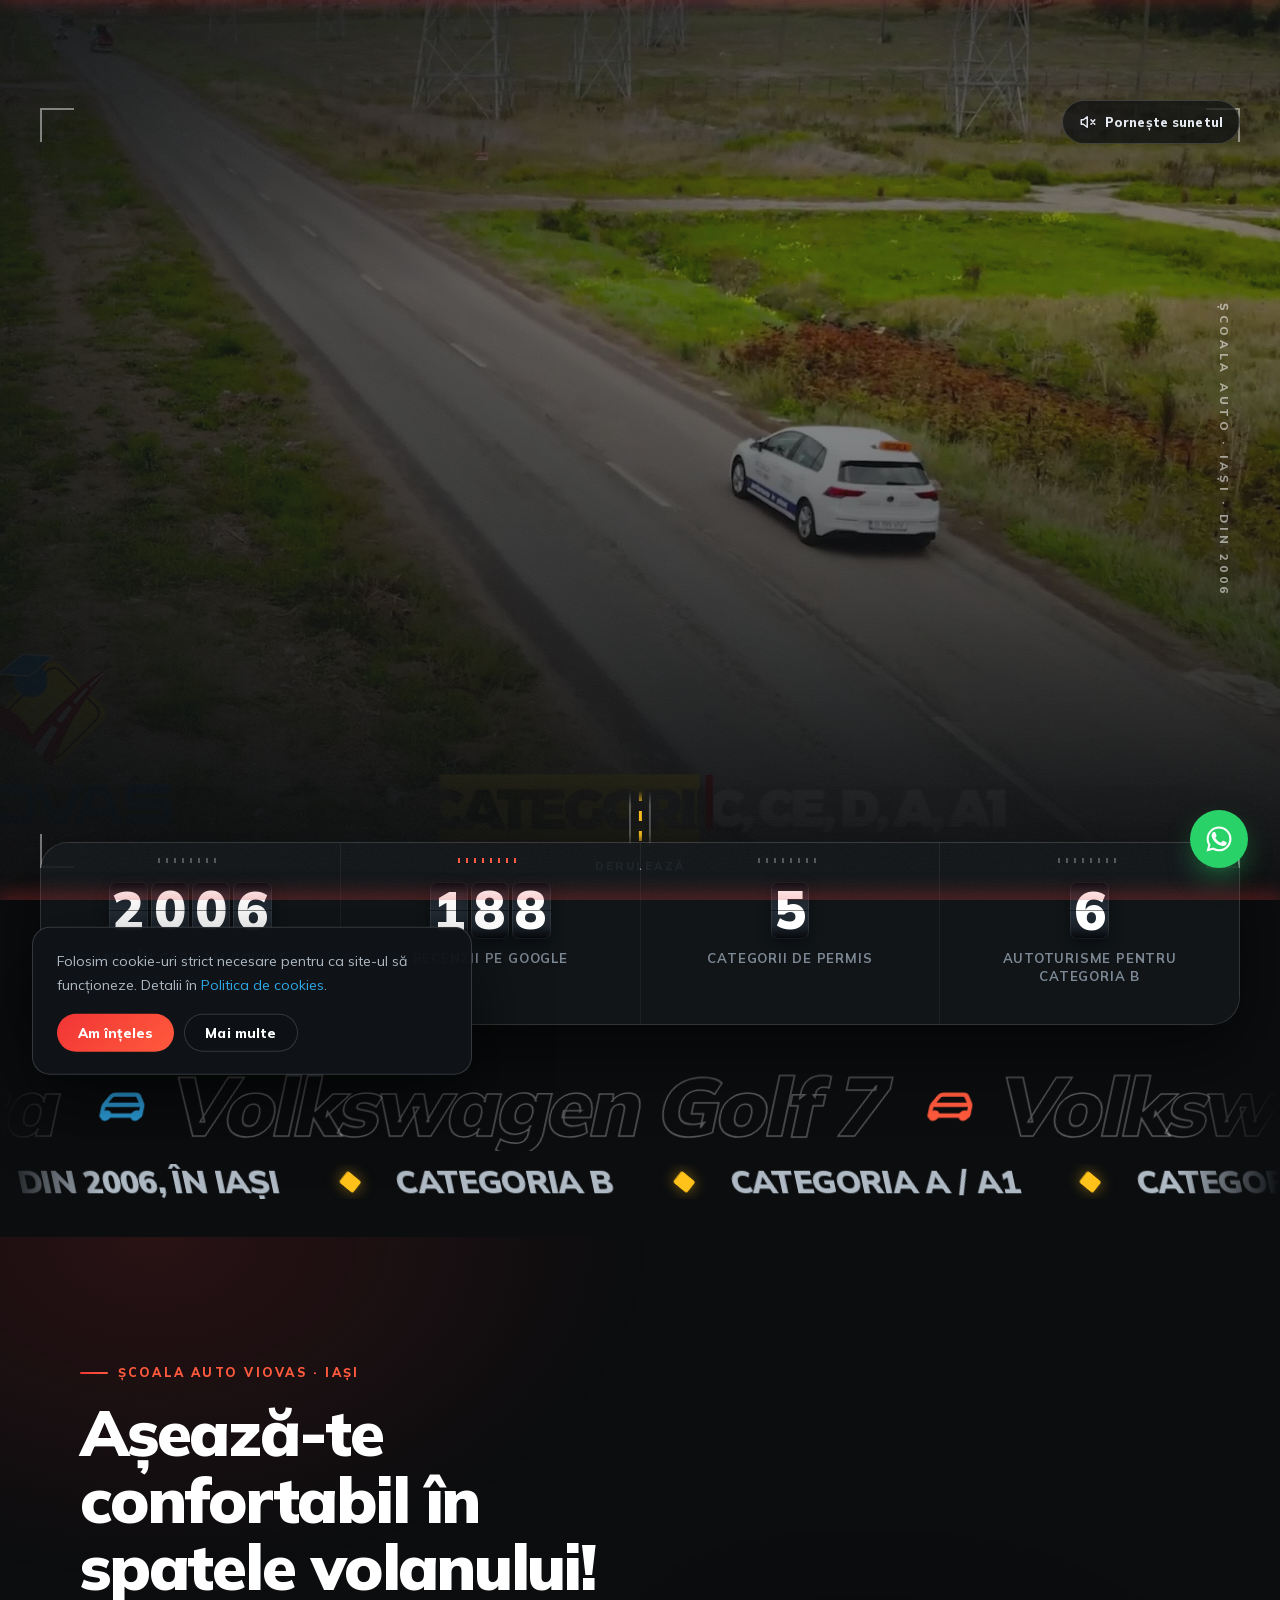
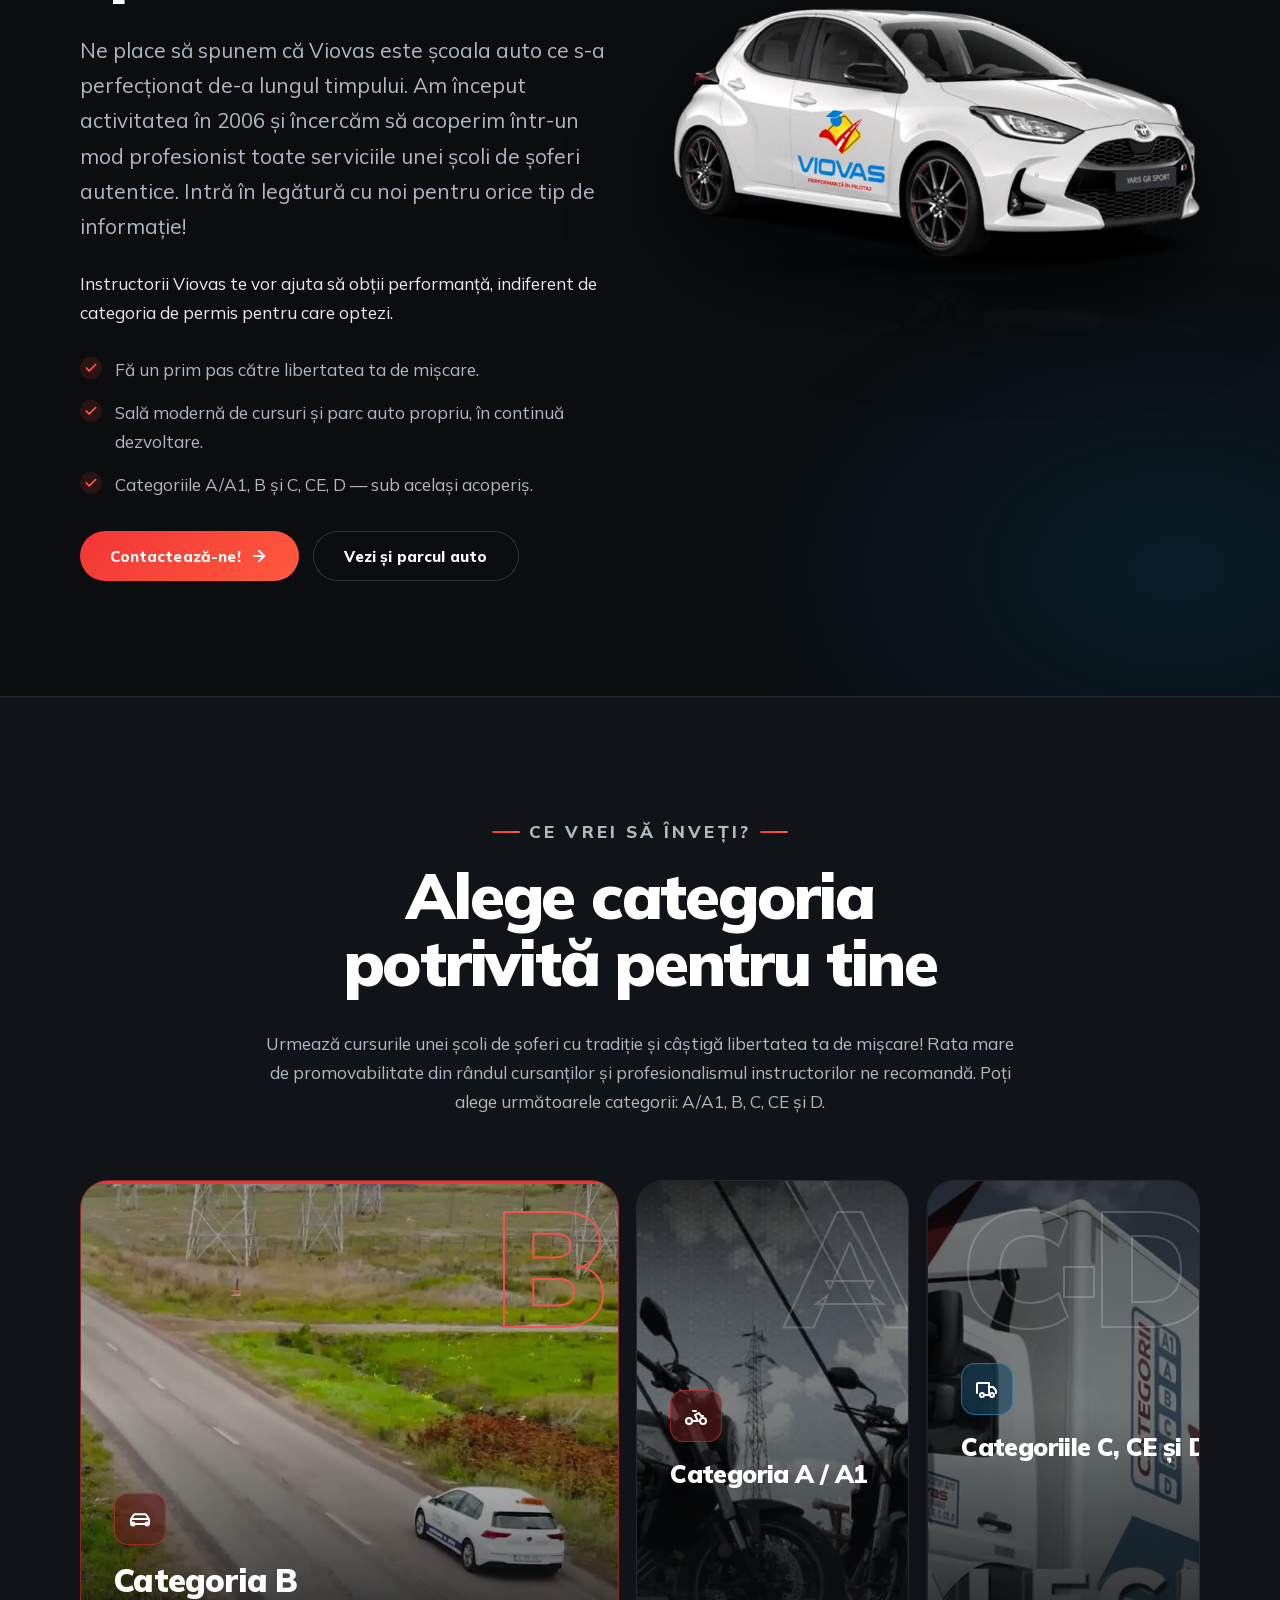
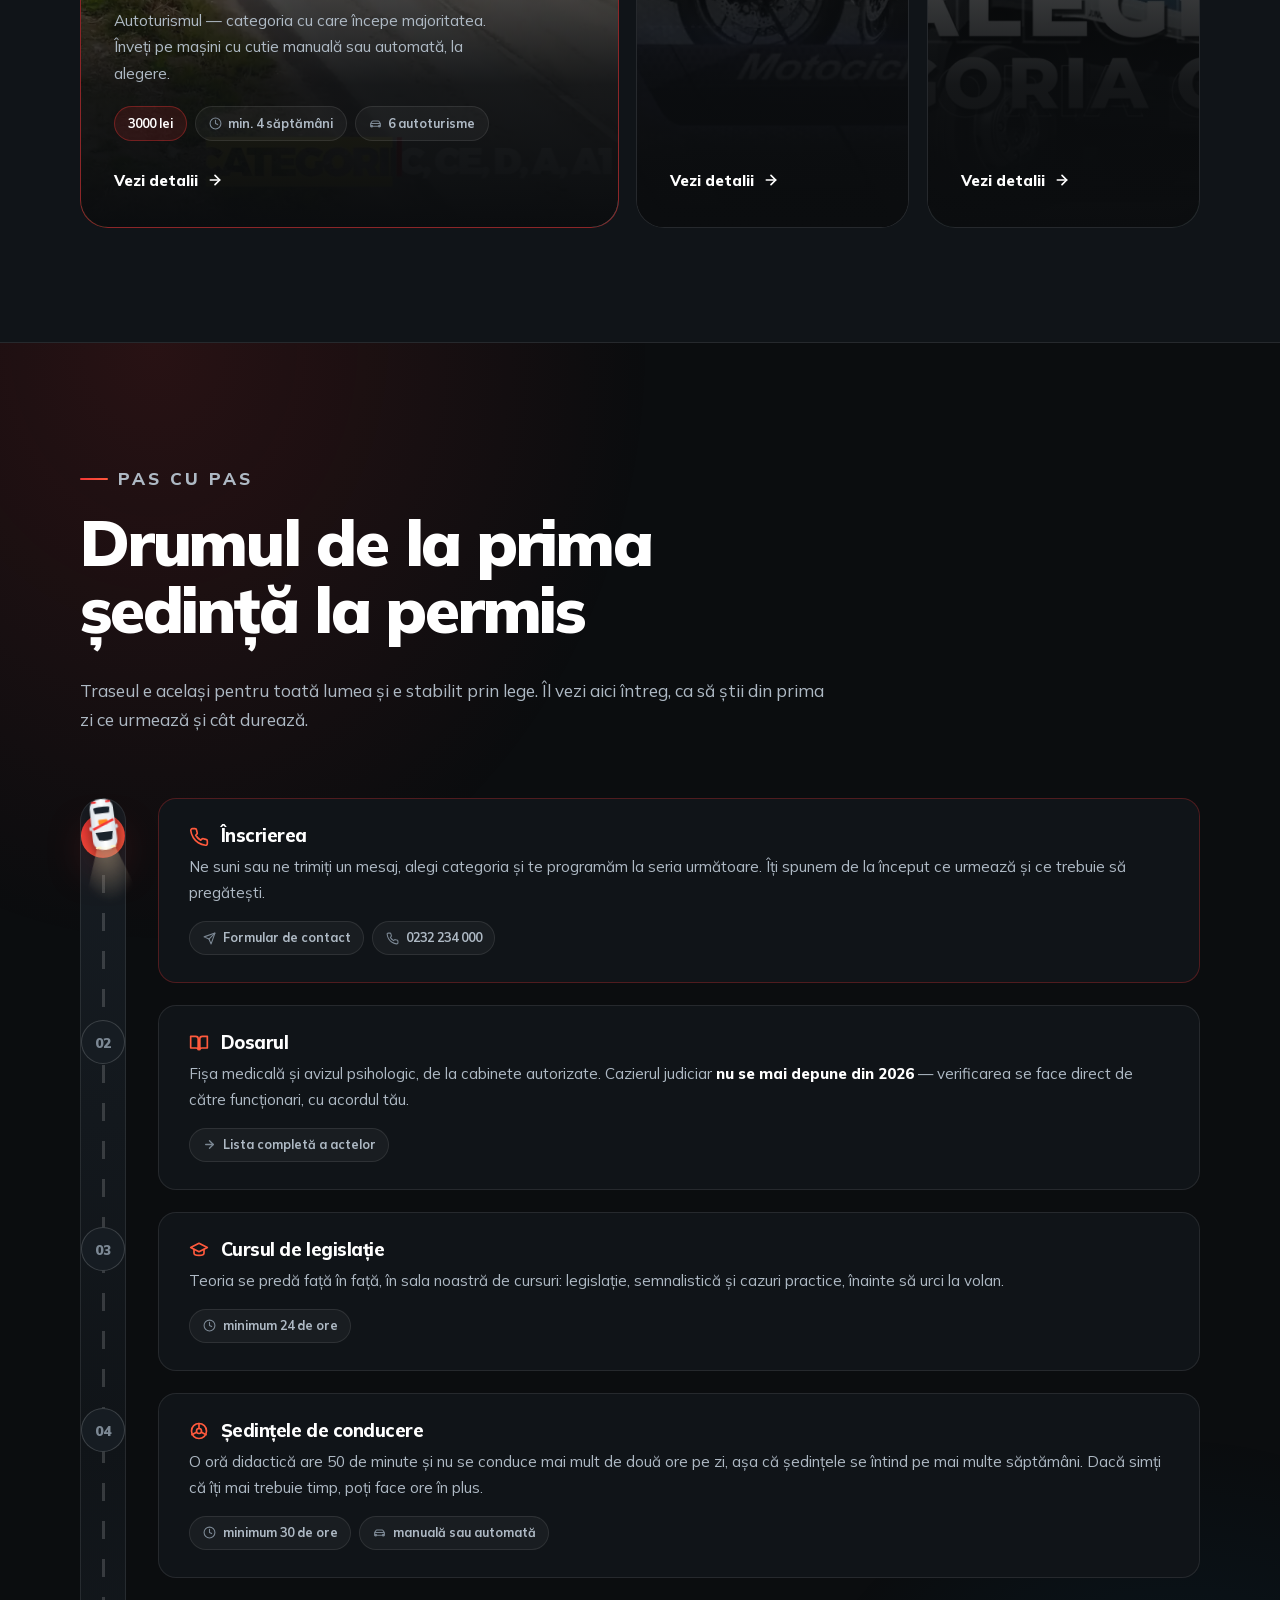
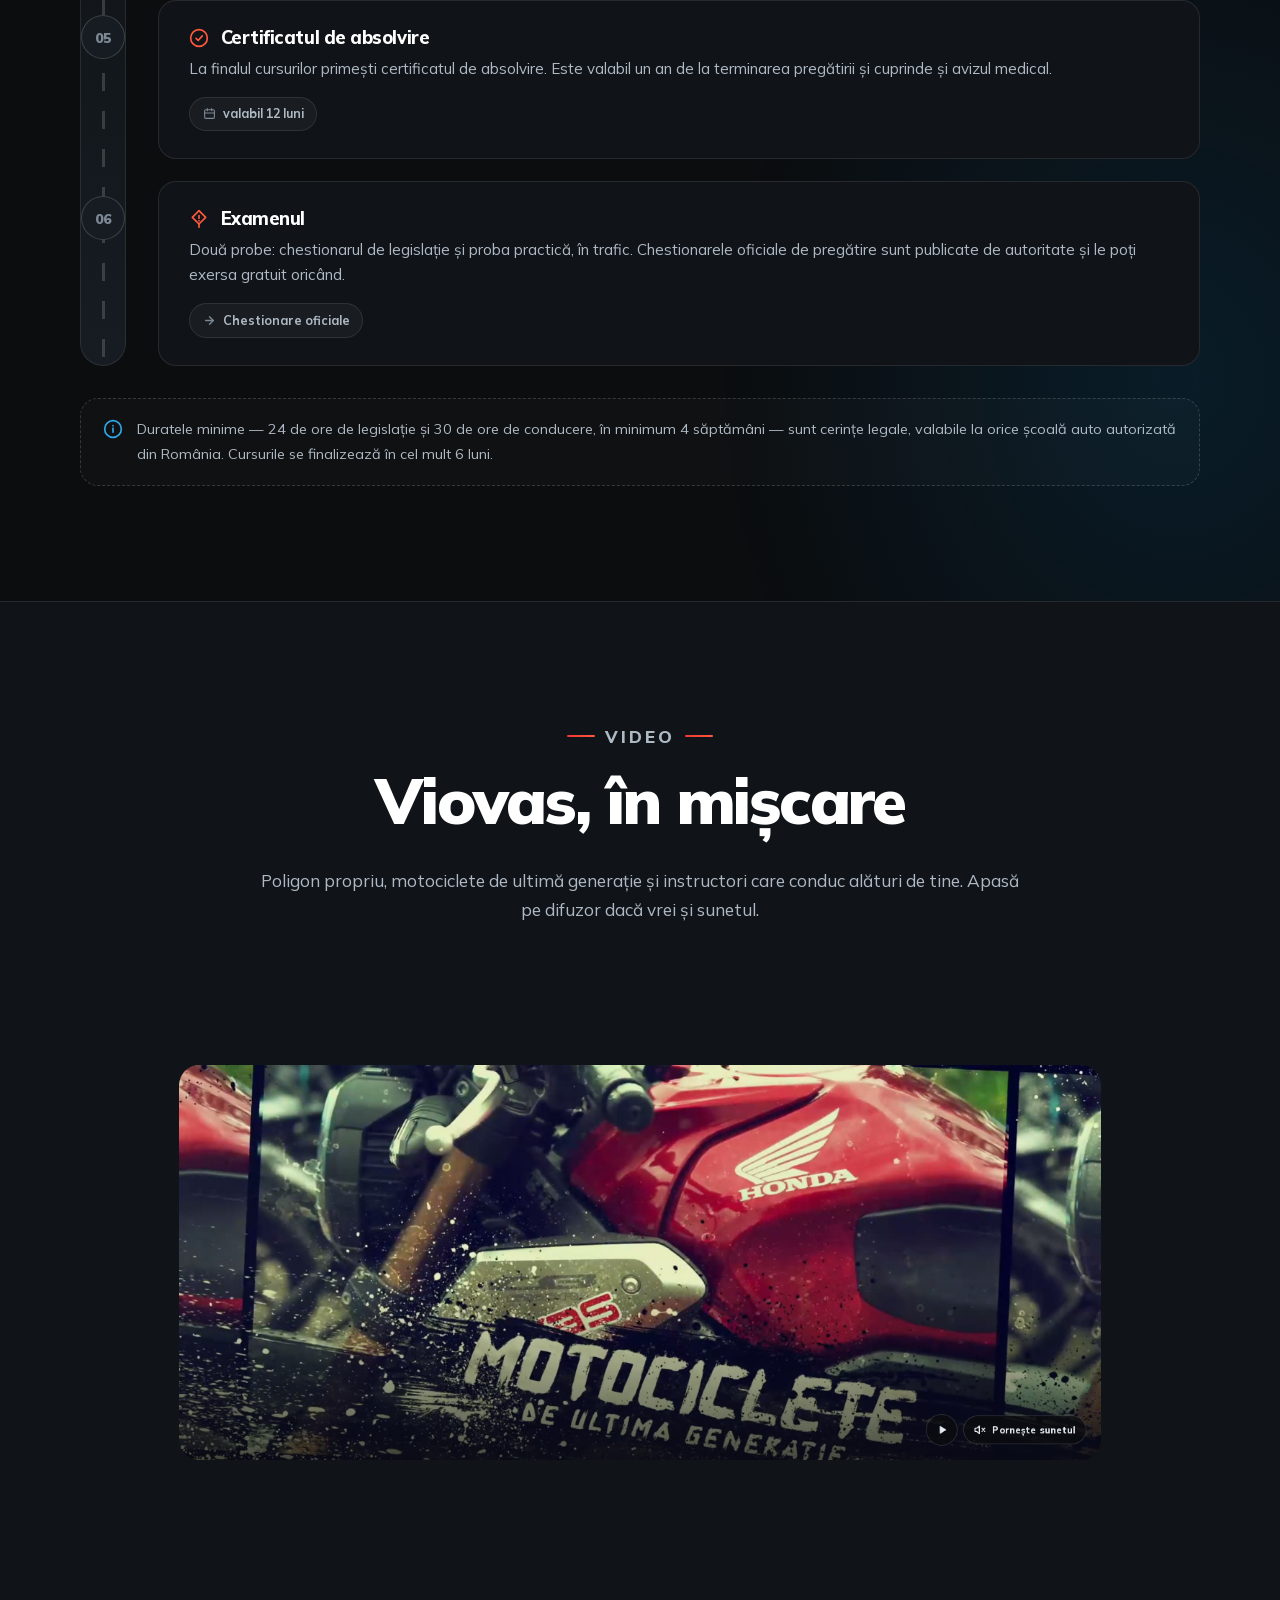
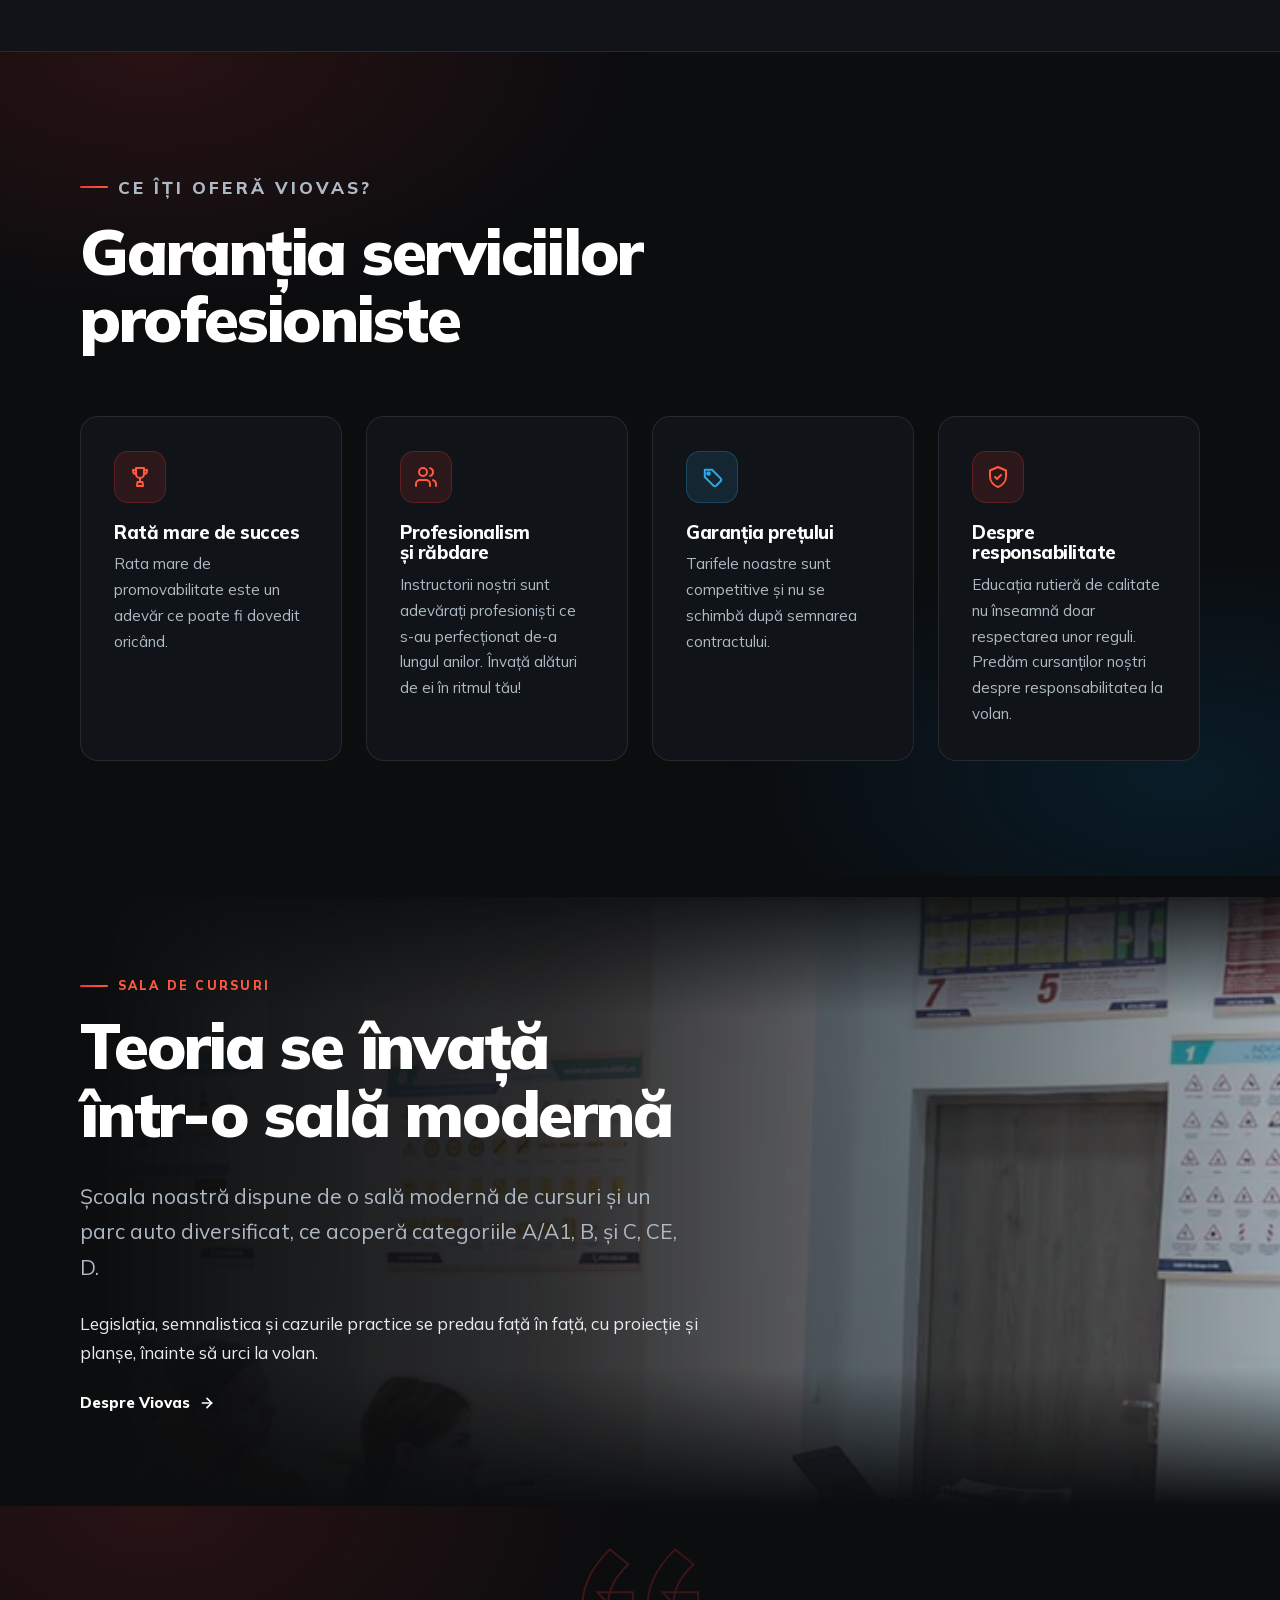
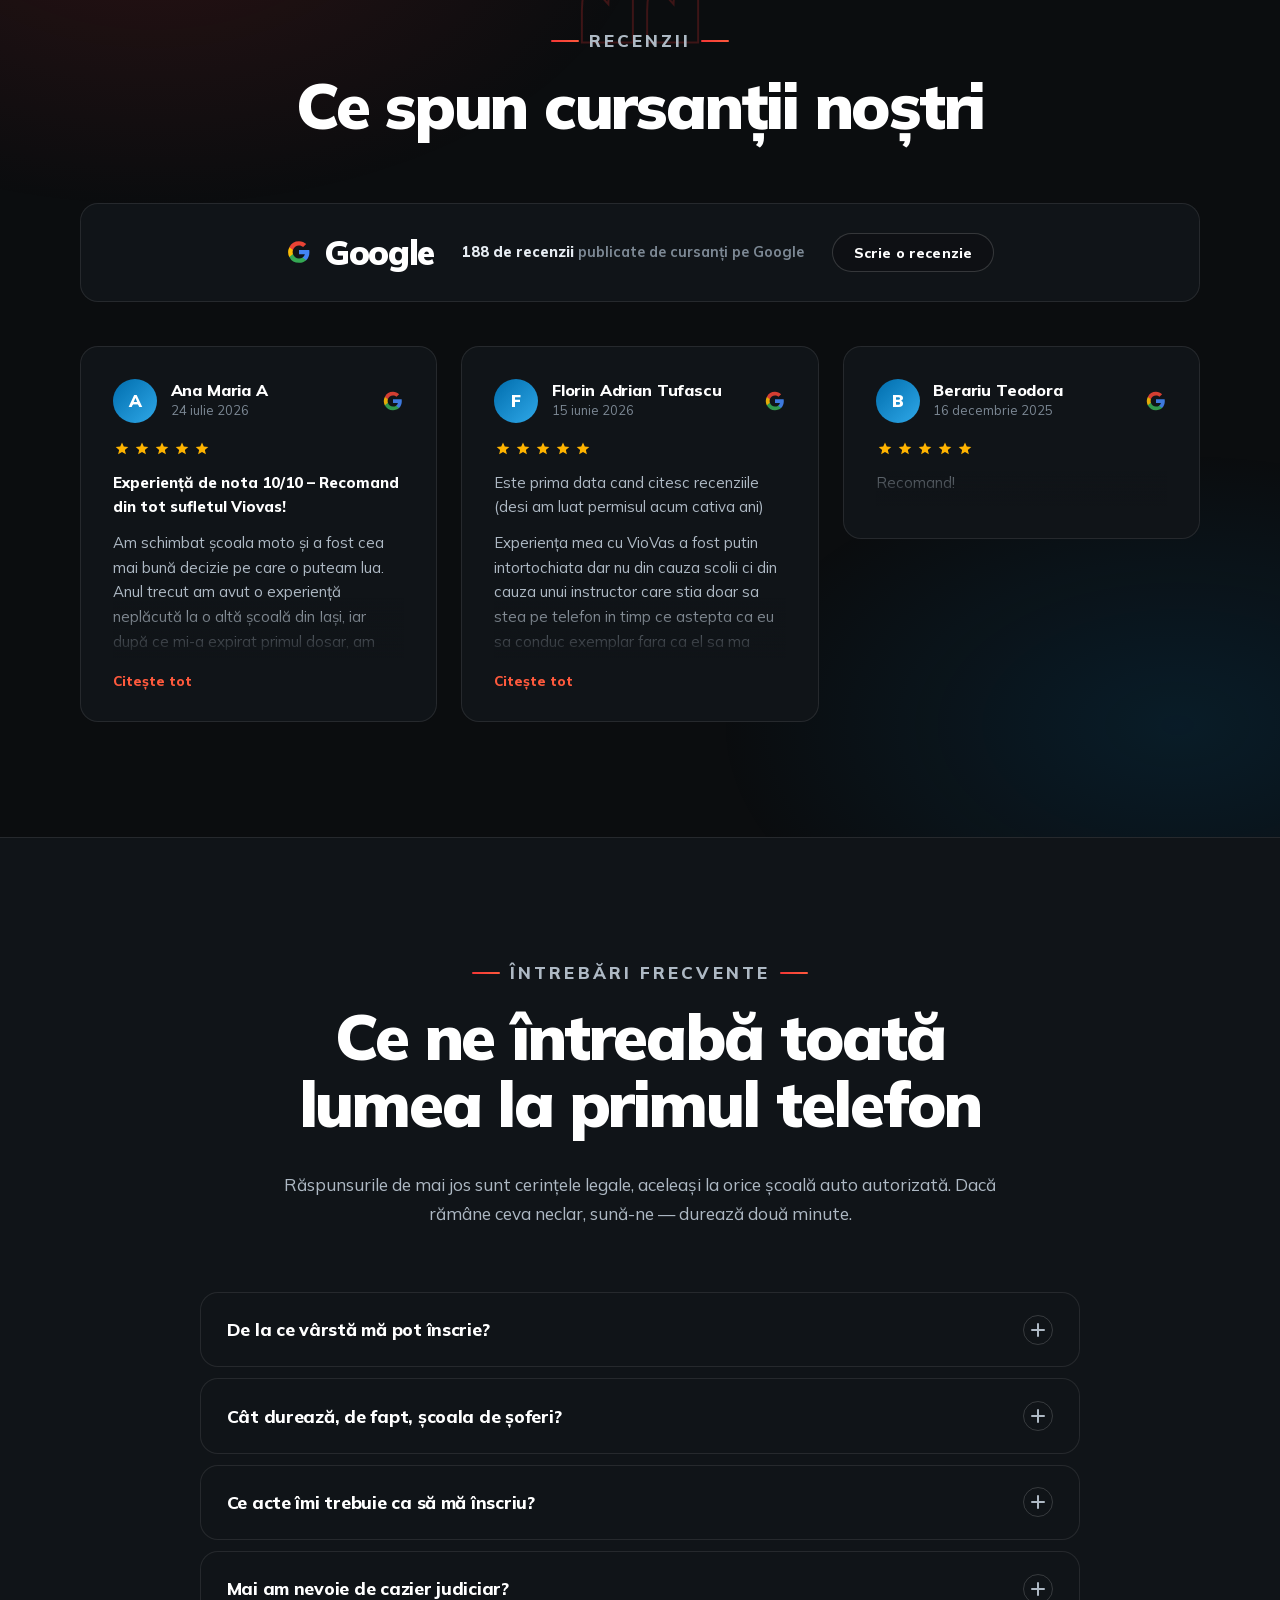
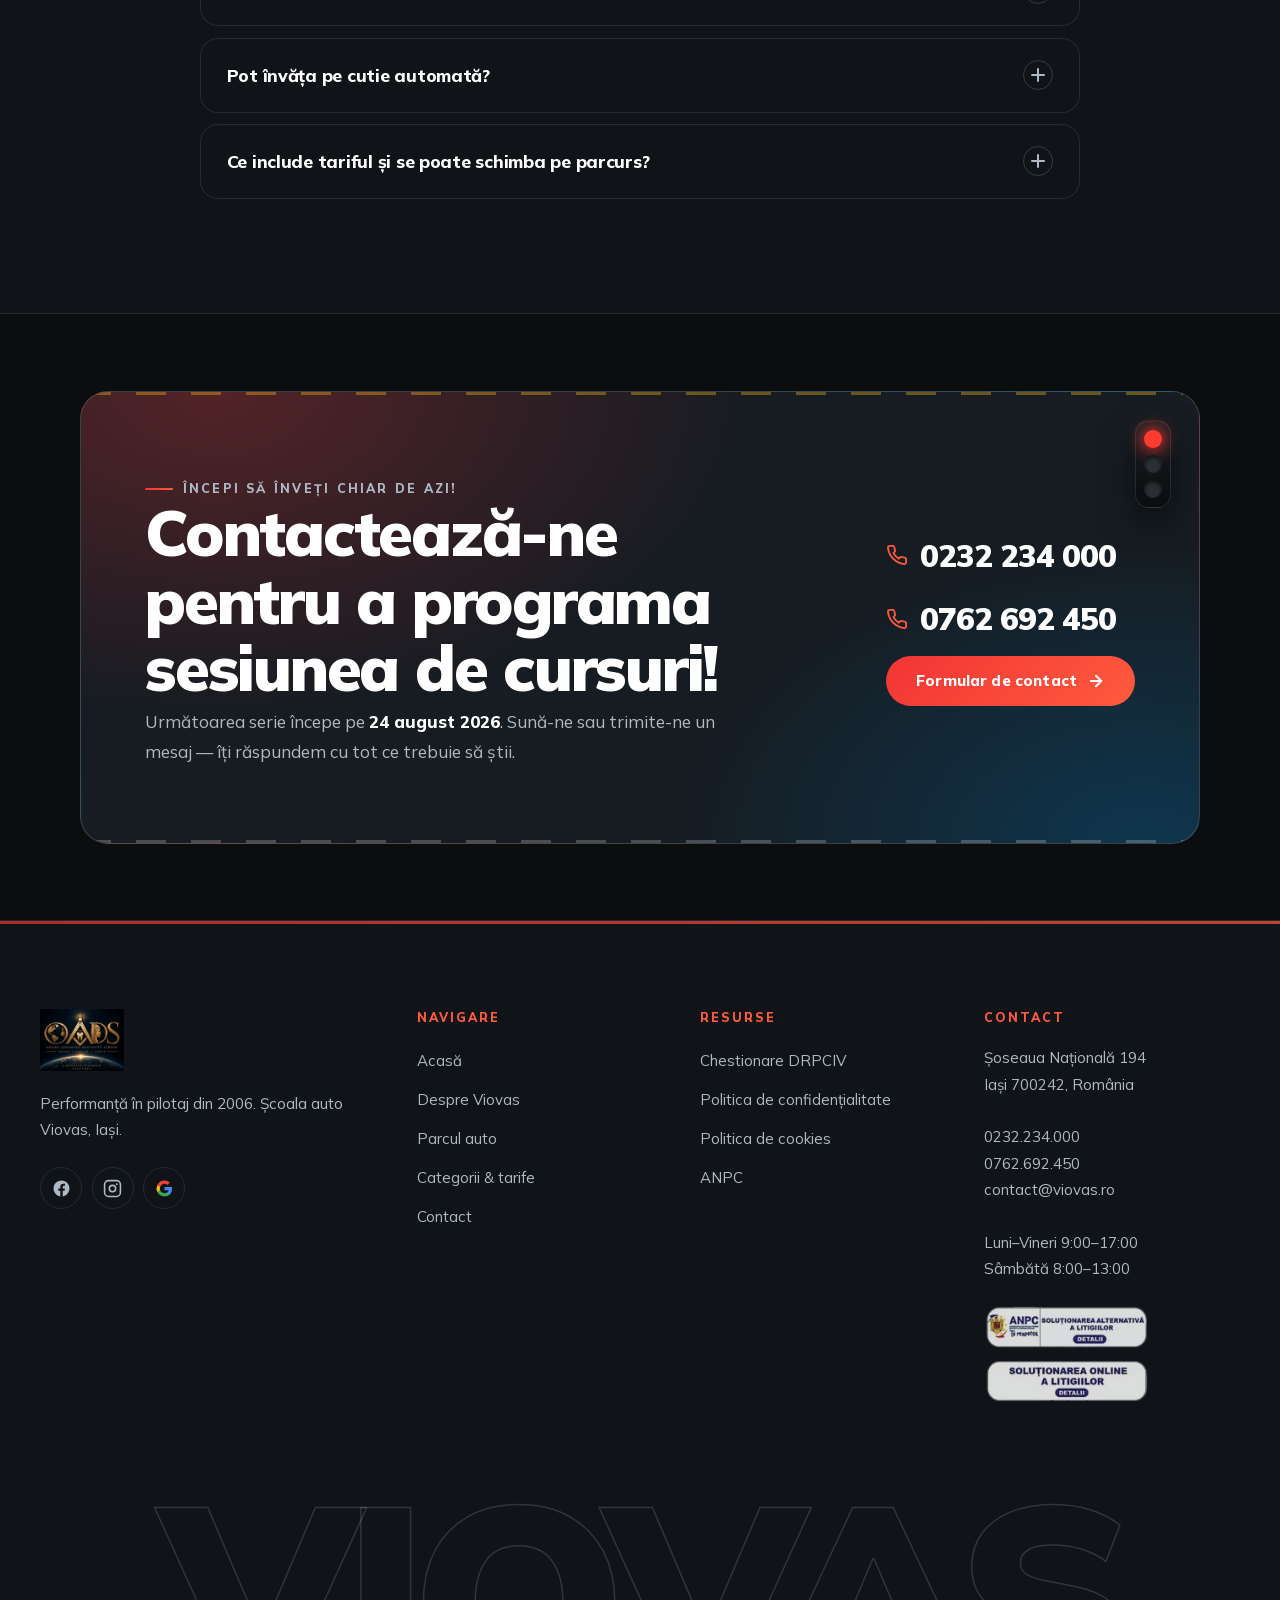
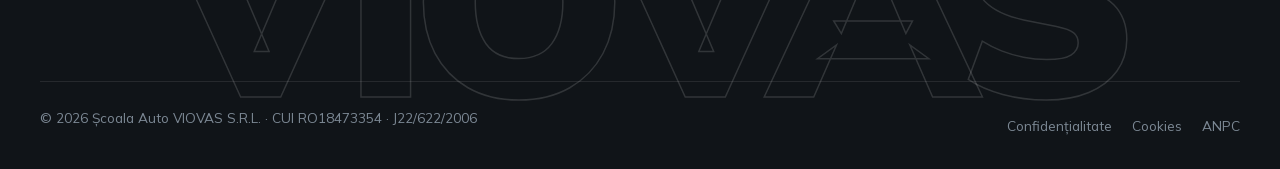
<file: index.html>
<!DOCTYPE html>
<html lang="ro">
<head>
<meta charset="utf-8">
<meta name="viewport" content="width=device-width, initial-scale=1">
<title>Viovas — Școala auto Iași | Categoriile A, B, C, CE, D</title>
<meta name="description" content="Școala auto Viovas din Iași, activă din 2006. Cursuri pentru categoriile A/A1, B, C, CE și D, parc auto propriu și instructori dedicați. Sună la 0232 234 000.">
<link rel="canonical" href="https://www.viovas.ro/">

<meta property="og:type" content="website">
<meta property="og:locale" content="ro_RO">
<meta property="og:site_name" content="Viovas">
<meta property="og:url" content="https://www.viovas.ro/">
<meta property="og:title" content="Viovas — Școala auto Iași | Categoriile A, B, C, CE, D">
<meta property="og:description" content="Performanță în pilotaj din 2006. Cursuri pentru categoriile A/A1, B, C, CE și D, în Iași.">
<meta property="og:image" content="https://www.viovas.ro/assets/img/og-image.jpg">
<meta property="og:image:alt" content="Școala auto Viovas, Iași">
<meta property="og:image:width" content="1200">
<meta property="og:image:height" content="630">
<meta name="twitter:card" content="summary_large_image">
<meta name="twitter:image:alt" content="Școala auto Viovas, Iași">
<meta name="twitter:title" content="Viovas — Școala auto Iași | Categoriile A, B, C, CE, D">
<meta name="twitter:description" content="Performanță în pilotaj din 2006. Cursuri pentru categoriile A/A1, B, C, CE și D, în Iași.">
<meta name="twitter:image" content="https://www.viovas.ro/assets/img/og-image.jpg">

<meta name="theme-color" content="#0B0D0F">
<link rel="icon" href="assets/img/favicon-32.png" sizes="32x32">
<link rel="apple-touch-icon" href="assets/img/favicon-180.png">
<link rel="manifest" href="site.webmanifest">

<!-- Intro: rulează o dată pe sesiune de browser. Clasa se pune înainte de CSS,
     ca overlay-ul să fie vizibil din primul cadru, fără să se vadă site-ul dedesubt.
     Ca să oprești definitiv intro-ul, șterge acest script și blocul .intro din <body>. -->
<script>
(function () {
  var d = document.documentElement, seen = null;
  d.classList.add('js');
  try { seen = window.sessionStorage.getItem('viovas-intro'); } catch (e) { seen = '1'; }
  if (seen || !window.matchMedia || window.matchMedia('(prefers-reduced-motion: reduce)').matches) return;
  d.classList.add('intro-on');
  // Plasă de siguranță: dacă main.js nu pornește, intro-ul dispare oricum.
  window.setTimeout(function () { d.classList.add('intro-open'); d.classList.remove('intro-on'); }, 8000);
})();
</script>

<link rel="preload" href="assets/img/yaris-brandat.webp" as="image" type="image/webp" fetchpriority="high">
<link rel="preload" href="assets/fonts/mulish-latin.woff2" as="font" type="font/woff2" crossorigin>
<link rel="preload" href="assets/fonts/mulish-latin-ext.woff2" as="font" type="font/woff2" crossorigin>
<link rel="stylesheet" href="assets/css/style.css?v=5">

<script type="application/ld+json">
{
  "@context": "https://schema.org",
  "@graph": [
    {
      "@type": "DrivingSchool",
      "@id": "https://www.viovas.ro/#organization",
      "name": "Școala Auto VIOVAS S.R.L.",
      "alternateName": "Viovas",
      "slogan": "Performanță în pilotaj",
      "url": "https://www.viovas.ro/",
      "logo": "https://www.viovas.ro/assets/img/logo.png",
      "image": "https://www.viovas.ro/assets/img/og-image.jpg",
      "description": "Școală auto în Iași, activă din 2006. Cursuri pentru categoriile A/A1, B, C, CE și D.",
      "foundingDate": "2006",
      "vatID": "RO18473354",
      "email": "contact@viovas.ro",
      "telephone": "+40232234000",
      "priceRange": "1700–3300 RON",
      "currenciesAccepted": "RON",
      "address": {
        "@type": "PostalAddress",
        "streetAddress": "Șoseaua Națională 194",
        "addressLocality": "Iași",
        "postalCode": "700242",
        "addressRegion": "Iași",
        "addressCountry": "RO"
      },
      "geo": {
        "@type": "GeoCoordinates",
        "latitude": 47.152197,
        "longitude": 27.586074
      },
      "hasMap": "https://maps.google.com/?cid=13117318932686493005",
      "areaServed": {
        "@type": "City",
        "name": "Iași"
      },
      "openingHoursSpecification": [
        {
          "@type": "OpeningHoursSpecification",
          "dayOfWeek": [
            "Monday",
            "Tuesday",
            "Wednesday",
            "Thursday",
            "Friday"
          ],
          "opens": "09:00",
          "closes": "17:00"
        },
        {
          "@type": "OpeningHoursSpecification",
          "dayOfWeek": "Saturday",
          "opens": "08:00",
          "closes": "13:00"
        }
      ],
      "sameAs": [
        "https://www.facebook.com/viovas.ro",
        "https://www.instagram.com/viovas.ro/"
      ],
      "contactPoint": [
        {
          "@type": "ContactPoint",
          "telephone": "+40762692450",
          "contactType": "customer service",
          "areaServed": "RO",
          "availableLanguage": "Romanian"
        }
      ],
      "hasOfferCatalog": {
        "@type": "OfferCatalog",
        "name": "Categorii de permis",
        "itemListElement": [
          {
            "@type": "Offer",
            "name": "Categoria A / A1",
            "price": "3000",
            "priceCurrency": "RON",
            "category": "A"
          },
          {
            "@type": "Offer",
            "name": "Categoria B",
            "price": "3000",
            "priceCurrency": "RON",
            "category": "B"
          },
          {
            "@type": "Offer",
            "name": "Categoria C (MAN)",
            "price": "3000",
            "priceCurrency": "RON",
            "category": "C"
          },
          {
            "@type": "Offer",
            "name": "Categoria CE (MAN)",
            "price": "1700",
            "priceCurrency": "RON",
            "category": "CE"
          },
          {
            "@type": "Offer",
            "name": "Categoria C (Mercedes)",
            "price": "3300",
            "priceCurrency": "RON",
            "category": "C"
          },
          {
            "@type": "Offer",
            "name": "Categoria CE (Mercedes)",
            "price": "2500",
            "priceCurrency": "RON",
            "category": "CE"
          },
          {
            "@type": "Offer",
            "name": "Categoria D (Mercedes)",
            "price": "3000",
            "priceCurrency": "RON",
            "category": "D"
          }
        ]
      }
    },
    {
      "@type": "FAQPage",
      "@id": "https://www.viovas.ro/#faq",
      "inLanguage": "ro-RO",
      "mainEntity": [
        {
          "@type": "Question",
          "name": "De la ce vârstă mă pot înscrie?",
          "acceptedAnswer": {
            "@type": "Answer",
            "text": "Vârsta minimă este stabilită prin Codul Rutier (art. 20 din OUG 195/2002) și diferă în funcție de categorie: 16 ani pentru categoriile AM, A1 și B1; 18 ani pentru A2, B, BE, C1 și C1E; 21 de ani pentru C, CE, D1 și D1E; 24 de ani pentru D și DE. Pentru categoria A vârsta minimă este tot 24 de ani, sau 20 de ani dacă ai cel puțin doi ani de experiență pe A2."
          }
        },
        {
          "@type": "Question",
          "name": "Cât durează, de fapt, școala de șoferi?",
          "acceptedAnswer": {
            "@type": "Answer",
            "text": "Minimum patru săptămâni, iar cursurile trebuie finalizate în cel mult șase luni. Pregătirea cuprinde minimum 24 de ore de legislație și minimum 30 de ore de conducere practică. O oră didactică are 50 de minute și nu se poate conduce mai mult de două ore pe zi."
          }
        },
        {
          "@type": "Question",
          "name": "Ce acte îmi trebuie ca să mă înscriu?",
          "acceptedAnswer": {
            "@type": "Answer",
            "text": "La înscrierea în școală ai nevoie de fișa medicală, avizul psihologic, cartea de identitate și fotografii tip legitimație. Dosarul de examinare se depune ulterior și cuprinde cererea-tip, certificatul de absolvire a cursurilor, documentul de identitate și dovada plății contravalorii permisului."
          }
        },
        {
          "@type": "Question",
          "name": "Mai am nevoie de cazier judiciar?",
          "acceptedAnswer": {
            "@type": "Answer",
            "text": "Nu. Din 2026, cazierul judiciar nu mai trebuie depus la dosarul de examinare, nici pe hârtie, nici în format electronic. Verificarea situației juridice se face direct de către funcționarii serviciului public, prin consultarea bazelor de date, cu acordul solicitantului."
          }
        },
        {
          "@type": "Question",
          "name": "Pot învăța pe cutie automată?",
          "acceptedAnswer": {
            "@type": "Answer",
            "text": "Da. Parcul auto Viovas pentru categoria B are mașini cu ambele tipuri de transmisie — Volkswagen Golf 7 și Toyota Yaris există și în variantă manuală, și în variantă automată. Dacă dai examenul practic pe o mașină cu cutie automată, permisul se eliberează cu restricția corespunzătoare (codul 78), care te limitează la vehicule cu transmisie automată."
          }
        },
        {
          "@type": "Question",
          "name": "Ce include tariful și se poate schimba pe parcurs?",
          "acceptedAnswer": {
            "@type": "Answer",
            "text": "Tariful semnat în contract rămâne același până la final și nu se modifică pe parcursul cursurilor. Pentru detalii despre ce cuprinde fiecare pachet — numărul de ore incluse, dosarul, taxele de examen și tariful orelor suplimentare — ne poți suna la 0232 234 000."
          }
        }
      ]
    },
    {
      "@type": "WebSite",
      "@id": "https://www.viovas.ro/#website",
      "url": "https://www.viovas.ro/",
      "name": "Viovas",
      "description": "Școala auto Iași",
      "publisher": {
        "@id": "https://www.viovas.ro/#organization"
      },
      "inLanguage": "ro-RO"
    }
  ]
}
</script>
<script type="application/ld+json">
{
  "@context": "https://schema.org",
  "@type": "BreadcrumbList",
  "itemListElement": [
    { "@type": "ListItem", "position": 1, "name": "Acasă", "item": "https://www.viovas.ro/" }
  ]
}
</script>
</head>

<body>
<!-- ===================== INTRO — mașina Viovas pe drum ===================== -->
<div class="intro" id="intro">
  <div class="intro__half intro__half--top" aria-hidden="true">
    <div class="intro__title">
      <span class="intro__mark"><img src="assets/img/logo@2x.png" alt="" width="400" height="297"></span>
      <span class="intro__kicker" data-letters>Școala de șoferi</span>
      <span class="intro__name" data-letters>VIOVAS</span>
      <span class="intro__tag"><span>Performanță în pilotaj</span><i></i><span>din 2006</span></span>
    </div>
    <span class="intro__trail intro__trail--l"></span>
    <span class="intro__trail intro__trail--r"></span>
    <div class="intro__car">
      <div class="intro__rig">
        <span class="intro__speed"><i></i><i></i><i></i><i></i><i></i><i></i></span>
        <span class="intro__shadow"></span>
        <img class="intro__ghost intro__ghost--far" src="assets/img/yaris-brandat.webp" alt="" width="735" height="401">
        <img class="intro__ghost" src="assets/img/yaris-brandat.webp" alt="" width="735" height="401">
        <img class="intro__body" src="assets/img/yaris-brandat.webp" alt="" width="735" height="401">
        <span class="intro__brake"></span>
        <span class="intro__beam"></span>
      </div>
    </div>
  </div>
  <div class="intro__half intro__half--bot" aria-hidden="true"></div>
  <button class="intro__skip" type="button">Sari peste <svg class="ico" aria-hidden="true"><use href="#i-arrow"/></svg></button>
</div>

<a class="skip-link" href="#main">Sari la conținut</a>

<!-- ===================== SPRITE DE ICONURI ===================== -->
<svg xmlns="http://www.w3.org/2000/svg" style="display:none" aria-hidden="true" focusable="false"><symbol id="i-phone" viewBox="0 0 24 24" fill="none" stroke="currentColor" stroke-width="2" stroke-linecap="round" stroke-linejoin="round"><path d="M22 16.92v3a2 2 0 0 1-2.18 2 19.79 19.79 0 0 1-8.63-3.07 19.5 19.5 0 0 1-6-6 19.79 19.79 0 0 1-3.07-8.67A2 2 0 0 1 4.11 2h3a2 2 0 0 1 2 1.72c.13.96.36 1.9.7 2.81a2 2 0 0 1-.45 2.11L8.09 9.91a16 16 0 0 0 6 6l1.27-1.27a2 2 0 0 1 2.11-.45c.9.34 1.85.57 2.81.7A2 2 0 0 1 22 16.92z"/></symbol>
<symbol id="i-mail" viewBox="0 0 24 24" fill="none" stroke="currentColor" stroke-width="2" stroke-linecap="round" stroke-linejoin="round"><rect x="2" y="4" width="20" height="16" rx="2"/><path d="m22 7-8.97 5.7a1.94 1.94 0 0 1-2.06 0L2 7"/></symbol>
<symbol id="i-pin" viewBox="0 0 24 24" fill="none" stroke="currentColor" stroke-width="2" stroke-linecap="round" stroke-linejoin="round"><path d="M20 10c0 6-8 12-8 12s-8-6-8-12a8 8 0 0 1 16 0z"/><circle cx="12" cy="10" r="3"/></symbol>
<symbol id="i-clock" viewBox="0 0 24 24" fill="none" stroke="currentColor" stroke-width="2" stroke-linecap="round" stroke-linejoin="round"><circle cx="12" cy="12" r="10"/><polyline points="12 6 12 12 16 14"/></symbol>
<symbol id="i-arrow" viewBox="0 0 24 24" fill="none" stroke="currentColor" stroke-width="2.5" stroke-linecap="round" stroke-linejoin="round"><line x1="5" y1="12" x2="19" y2="12"/><polyline points="12 5 19 12 12 19"/></symbol>
<symbol id="i-check" viewBox="0 0 24 24" fill="none" stroke="currentColor" stroke-width="3" stroke-linecap="round" stroke-linejoin="round"><polyline points="20 6 9 17 4 12"/></symbol>
<symbol id="i-star" viewBox="0 0 24 24" fill="currentColor"><path d="m12 17.27 5.18 3.13-1.37-5.9 4.58-3.96-6.03-.52L12 4.5 9.64 10.02l-6.03.52 4.58 3.96-1.37 5.9z"/></symbol>
<symbol id="i-whatsapp" viewBox="0 0 24 24" fill="currentColor"><path d="M17.47 14.38c-.3-.15-1.75-.86-2.02-.96-.27-.1-.47-.15-.67.15-.2.3-.77.96-.94 1.16-.17.2-.35.22-.64.07-.3-.15-1.25-.46-2.38-1.47-.88-.78-1.47-1.75-1.65-2.05-.17-.3-.02-.46.13-.6.13-.14.3-.35.45-.52.15-.17.2-.3.3-.5.1-.2.05-.37-.02-.52-.08-.15-.67-1.6-.92-2.2-.24-.58-.49-.5-.67-.51h-.57c-.2 0-.52.07-.79.37-.27.3-1.04 1.01-1.04 2.47s1.06 2.86 1.21 3.06c.15.2 2.1 3.2 5.08 4.49.71.3 1.26.49 1.69.63.71.22 1.36.19 1.87.12.57-.09 1.75-.72 2-1.41.25-.69.25-1.28.17-1.41-.07-.13-.27-.2-.57-.35zM12.04 2C6.58 2 2.13 6.45 2.13 11.91c0 1.75.46 3.45 1.32 4.95L2 22l5.25-1.38a9.87 9.87 0 0 0 4.79 1.22h.01c5.46 0 9.91-4.45 9.91-9.91 0-2.65-1.03-5.14-2.9-7.01A9.82 9.82 0 0 0 12.04 2zm0 18.15h-.01a8.2 8.2 0 0 1-4.19-1.15l-.3-.18-3.12.82.83-3.04-.2-.31a8.19 8.19 0 0 1-1.26-4.38c0-4.54 3.7-8.24 8.25-8.24a8.2 8.2 0 0 1 8.24 8.25c0 4.54-3.7 8.23-8.24 8.23z"/></symbol>
<symbol id="i-facebook" viewBox="0 0 24 24" fill="currentColor"><path d="M22 12.06C22 6.5 17.52 2 12 2S2 6.5 2 12.06c0 5.02 3.66 9.18 8.44 9.94v-7.03H7.9v-2.91h2.54V9.85c0-2.52 1.49-3.91 3.77-3.91 1.1 0 2.24.2 2.24.2v2.46h-1.26c-1.24 0-1.63.78-1.63 1.57v1.89h2.78l-.45 2.91h-2.33V22C18.34 21.24 22 17.08 22 12.06z"/></symbol>
<symbol id="i-instagram" viewBox="0 0 24 24" fill="none" stroke="currentColor" stroke-width="2" stroke-linecap="round" stroke-linejoin="round"><rect x="2" y="2" width="20" height="20" rx="5"/><circle cx="12" cy="12" r="4"/><circle cx="17.5" cy="6.5" r="1.2" fill="currentColor" stroke="none"/></symbol>
<symbol id="i-google" viewBox="0 0 24 24"><path fill="#4285F4" d="M21.6 12.23c0-.71-.06-1.4-.18-2.05H12v3.88h5.38a4.6 4.6 0 0 1-2 3.02v2.51h3.24c1.89-1.74 2.98-4.3 2.98-7.36z"/><path fill="#34A853" d="M12 22c2.7 0 4.96-.9 6.62-2.41l-3.24-2.51c-.9.6-2.04.96-3.38.96-2.6 0-4.8-1.76-5.59-4.12H3.06v2.59A10 10 0 0 0 12 22z"/><path fill="#FBBC05" d="M6.41 13.92a6 6 0 0 1 0-3.83V7.5H3.06a10 10 0 0 0 0 9l3.35-2.58z"/><path fill="#EA4335" d="M12 5.95c1.47 0 2.78.5 3.82 1.5l2.86-2.86C16.95 2.99 14.7 2 12 2a10 10 0 0 0-8.94 5.5l3.35 2.59C7.2 7.72 9.4 5.95 12 5.95z"/></symbol>
<symbol id="i-car" viewBox="0 0 24 24" fill="none" stroke="currentColor" stroke-width="2" stroke-linecap="round" stroke-linejoin="round"><path d="M5 17h14M6.5 17a1.5 1.5 0 1 1-3 0 1.5 1.5 0 0 1 3 0zM20.5 17a1.5 1.5 0 1 1-3 0 1.5 1.5 0 0 1 3 0z"/><path d="M3 17v-4.2a2 2 0 0 1 .3-1.05l2.2-3.5A2 2 0 0 1 7.2 7.3h9.6a2 2 0 0 1 1.7.95l2.2 3.5A2 2 0 0 1 21 12.8V17"/><path d="M4 12h16"/></symbol>
<symbol id="i-bike" viewBox="0 0 24 24" fill="none" stroke="currentColor" stroke-width="2" stroke-linecap="round" stroke-linejoin="round"><circle cx="5" cy="17" r="3"/><circle cx="19" cy="17" r="3"/><path d="M8 17h6l-3-6 4-2 2 3h2M9 7h3"/></symbol>
<symbol id="i-truck" viewBox="0 0 24 24" fill="none" stroke="currentColor" stroke-width="2" stroke-linecap="round" stroke-linejoin="round"><path d="M2 16V7a1 1 0 0 1 1-1h11v10"/><path d="M14 10h4l3 3.5V16"/><circle cx="7" cy="18" r="2"/><circle cx="17" cy="18" r="2"/><path d="M9 18h6"/></symbol>
<symbol id="i-bus" viewBox="0 0 24 24" fill="none" stroke="currentColor" stroke-width="2" stroke-linecap="round" stroke-linejoin="round"><rect x="3" y="4" width="18" height="13" rx="2"/><path d="M3 11h18M8 4v7M16 4v7"/><circle cx="7.5" cy="19" r="1.5"/><circle cx="16.5" cy="19" r="1.5"/></symbol>
<symbol id="i-calendar" viewBox="0 0 24 24" fill="none" stroke="currentColor" stroke-width="2" stroke-linecap="round" stroke-linejoin="round"><rect x="3" y="5" width="18" height="16" rx="2"/><path d="M16 3v4M8 3v4M3 11h18"/></symbol>
<symbol id="i-shield" viewBox="0 0 24 24" fill="none" stroke="currentColor" stroke-width="2" stroke-linecap="round" stroke-linejoin="round"><path d="M12 2 4 5.5v6c0 4.7 3.4 8.9 8 10.5 4.6-1.6 8-5.8 8-10.5v-6z"/><polyline points="9 12 11 14 15 10"/></symbol>
<symbol id="i-trophy" viewBox="0 0 24 24" fill="none" stroke="currentColor" stroke-width="2" stroke-linecap="round" stroke-linejoin="round"><path d="M8 3h8v6a4 4 0 0 1-8 0z"/><path d="M8 5H5v1a3 3 0 0 0 3 3M16 5h3v1a3 3 0 0 1-3 3"/><path d="M12 13v4M9 21h6l-.5-4h-5z"/></symbol>
<symbol id="i-tag" viewBox="0 0 24 24" fill="none" stroke="currentColor" stroke-width="2" stroke-linecap="round" stroke-linejoin="round"><path d="M20.6 13.4 12 4.8H4.8V12l8.6 8.6a2 2 0 0 0 2.8 0l4.4-4.4a2 2 0 0 0 0-2.8z"/><circle cx="8.5" cy="8.5" r="1.3"/></symbol>
<symbol id="i-book" viewBox="0 0 24 24" fill="none" stroke="currentColor" stroke-width="2" stroke-linecap="round" stroke-linejoin="round"><path d="M2 4h6a3 3 0 0 1 3 3v13a2.5 2.5 0 0 0-2.5-2H2z"/><path d="M22 4h-6a3 3 0 0 0-3 3v13a2.5 2.5 0 0 1 2.5-2H22z"/></symbol>
<symbol id="i-sign" viewBox="0 0 24 24" fill="none" stroke="currentColor" stroke-width="2" stroke-linecap="round" stroke-linejoin="round"><path d="m12 2 8 8-8 8-8-8z"/><path d="M12 8v3M12 14h.01"/><path d="M12 18v4"/></symbol>
<symbol id="i-wheel" viewBox="0 0 24 24" fill="none" stroke="currentColor" stroke-width="2" stroke-linecap="round" stroke-linejoin="round"><circle cx="12" cy="12" r="9"/><circle cx="12" cy="12" r="3"/><path d="M12 3v6M3.5 16.5 9 13.5M20.5 16.5 15 13.5"/></symbol>
<symbol id="i-cone" viewBox="0 0 24 24" fill="none" stroke="currentColor" stroke-width="2" stroke-linecap="round" stroke-linejoin="round"><path d="M9.3 4.7 4 20h16L14.7 4.7A1.5 1.5 0 0 0 13.3 4h-2.6a1.5 1.5 0 0 0-1.4.7z"/><path d="M7 13h10M8 9h8M2 20h20"/></symbol>
<symbol id="i-info" viewBox="0 0 24 24" fill="none" stroke="currentColor" stroke-width="2" stroke-linecap="round" stroke-linejoin="round"><circle cx="12" cy="12" r="10"/><path d="M12 16v-5M12 8h.01"/></symbol>
<symbol id="i-ok" viewBox="0 0 24 24" fill="none" stroke="currentColor" stroke-width="2" stroke-linecap="round" stroke-linejoin="round"><circle cx="12" cy="12" r="10"/><polyline points="8.5 12.5 11 15 16 9.5"/></symbol>
<symbol id="i-alert" viewBox="0 0 24 24" fill="none" stroke="currentColor" stroke-width="2" stroke-linecap="round" stroke-linejoin="round"><circle cx="12" cy="12" r="10"/><path d="M12 7v6M12 16h.01"/></symbol>
<symbol id="i-send" viewBox="0 0 24 24" fill="none" stroke="currentColor" stroke-width="2" stroke-linecap="round" stroke-linejoin="round"><path d="m22 2-7 20-4-9-9-4z"/><path d="M22 2 11 13"/></symbol>
<symbol id="i-cap" viewBox="0 0 24 24" fill="none" stroke="currentColor" stroke-width="2" stroke-linecap="round" stroke-linejoin="round"><path d="M22 9 12 4 2 9l10 5z"/><path d="M6 11.5V16c0 1.4 2.7 2.5 6 2.5s6-1.1 6-2.5v-4.5"/></symbol>
<symbol id="i-users" viewBox="0 0 24 24" fill="none" stroke="currentColor" stroke-width="2" stroke-linecap="round" stroke-linejoin="round"><path d="M16 21v-2a4 4 0 0 0-4-4H6a4 4 0 0 0-4 4v2"/><circle cx="9" cy="7" r="4"/><path d="M22 21v-2a4 4 0 0 0-3-3.87M16 3.13a4 4 0 0 1 0 7.75"/></symbol>
<symbol id="i-sound-on" viewBox="0 0 24 24" fill="none" stroke="currentColor" stroke-width="2" stroke-linecap="round" stroke-linejoin="round"><path d="M11 5 6 9H3v6h3l5 4z"/><path d="M15.5 8.5a5 5 0 0 1 0 7M18.5 5.5a9 9 0 0 1 0 13"/></symbol>
<symbol id="i-sound-off" viewBox="0 0 24 24" fill="none" stroke="currentColor" stroke-width="2" stroke-linecap="round" stroke-linejoin="round"><path d="M11 5 6 9H3v6h3l5 4z"/><path d="m16 9 5 6M21 9l-5 6"/></symbol>
<symbol id="i-play" viewBox="0 0 24 24" fill="currentColor"><path d="M8 5.14v13.72a1 1 0 0 0 1.52.86l11.14-6.86a1 1 0 0 0 0-1.72L9.52 4.28A1 1 0 0 0 8 5.14z"/></symbol>
<symbol id="i-pause" viewBox="0 0 24 24" fill="currentColor"><rect x="6" y="4" width="4" height="16" rx="1.2"/><rect x="14" y="4" width="4" height="16" rx="1.2"/></symbol>
</svg>

<!-- ===================== ANTET ===================== -->
<header class="header">
  <div class="header__inner">
    <a class="brand" href="index.html" aria-label="Viovas — acasă">
      <img src="assets/img/logo.png" srcset="assets/img/logo.png 1x, assets/img/logo@2x.png 2x"
           width="200" height="148" alt="Viovas — Performanță în pilotaj">
    </a>

    <nav class="nav" aria-label="Navigație principală">
      <a class="nav__link" href="index.html" aria-current="page">Acasă</a>
      <a class="nav__link" href="despre.html">Despre Viovas</a>
      <a class="nav__link" href="categorii.html">Categorii &amp; tarife</a>
      <a class="nav__link" href="contact.html">Contact</a>
    </nav>

    <div class="header__cta">
      <a class="header__phone" href="tel:+40232234000">
        <svg class="ico" aria-hidden="true"><use href="#i-phone"/></svg>0232 234 000
      </a>
      <a class="btn btn--sm" href="contact.html">Înscrie-te</a>
      <button class="burger" type="button" aria-expanded="false" aria-controls="drawer" aria-label="Deschide meniul">
        <span></span><span></span><span></span>
      </button>
    </div>
  </div>
</header>

<!-- ===================== MENIU MOBIL ===================== -->
<div class="drawer" id="drawer" aria-hidden="true">
  <nav class="drawer__nav" aria-label="Navigație mobilă">
    <a class="drawer__link" href="index.html" aria-current="page"><span>01</span>Acasă</a>
    <a class="drawer__link" href="despre.html"><span>02</span>Despre Viovas</a>
    <a class="drawer__link" href="categorii.html"><span>03</span>Categorii &amp; tarife</a>
    <a class="drawer__link" href="contact.html"><span>04</span>Contact</a>
  </nav>
  <div class="drawer__foot">
    <a class="drawer__phone" href="tel:+40232234000"><svg class="ico" aria-hidden="true"><use href="#i-phone"/></svg>0232 234 000</a>
    <a class="drawer__phone" href="tel:+40762692450"><svg class="ico" aria-hidden="true"><use href="#i-phone"/></svg>0762 692 450</a>
    <a class="btn btn--block" href="contact.html">Programează-te la cursuri</a>
  </div>
</div>

<main id="main">

  <!-- ===================== HERO ===================== -->
  <section class="hero">
    <div class="hero__media">
      <video id="v-hero" data-autoplay autoplay muted loop playsinline preload="metadata"
             poster="assets/img/hero-poster.jpg?v=2" tabindex="-1"
             aria-label="Filmare de prezentare: autoturismul școlii Viovas pe traseu">
        <source src="assets/video/viovas-hero.mp4?v=2" type="video/mp4">
      </video>
      <picture>
        <source srcset="assets/img/hero-poster.webp?v=2" type="image/webp">
        <img class="poster-fallback" src="assets/img/hero-poster.jpg?v=2" alt="" style="display:none" width="1920" height="1080">
      </picture>
    </div>
    <div class="hero__scrim"></div>
    <div class="hero__light" aria-hidden="true"></div>
    <div class="hero__frame" aria-hidden="true"><i></i><i></i><i></i><i></i></div>
    <p class="hero__side" aria-hidden="true">Școala auto · Iași · din 2006</p>

    <div class="hero__inner wrap wrap--wide">
      <div class="hero__content">
        <!-- EDITEAZĂ AICI data următoarei serii de cursuri -->
        <p class="badge-serie hero__in" style="--hd:0">
          <span class="pulse" aria-hidden="true"></span>
          <span>Următoarea serie de cursuri: <strong>24 august 2026</strong></span>
        </p>

        <h1 data-split>Învață cu <span class="accent">Viovas!</span></h1>

        <p class="hero__tag hero__in" style="--hd:5">
          <span>Performanță în pilotaj</span>
          <span>Profesionalism</span>
          <span>Experiență</span>
        </p>

        <div class="hero__actions hero__in" style="--hd:6">
          <a class="btn btn--lg" href="categorii.html">
            Vezi categoriile <svg class="ico" aria-hidden="true"><use href="#i-arrow"/></svg>
          </a>
          <a class="btn btn--lg btn--ghost" href="tel:+40232234000">
            <svg class="ico" aria-hidden="true"><use href="#i-phone"/></svg> 0232 234 000
          </a>
        </div>
      </div>
    </div>

    <button class="sound-btn sound-btn--hero" type="button" data-sound aria-controls="v-hero" aria-pressed="false" hidden>
      <svg class="ico sound-btn__on" aria-hidden="true"><use href="#i-sound-on"/></svg>
      <svg class="ico sound-btn__off" aria-hidden="true"><use href="#i-sound-off"/></svg>
      <span class="sound-btn__lbl">Pornește sunetul</span>
    </button>

    <div class="scroll-cue" aria-hidden="true">
      <span class="scroll-cue__track"><i></i></span>
      <span>Derulează</span>
    </div>
  </section>

  <!-- ===================== BARĂ DE ÎNCREDERE ===================== -->
  <section class="trust" aria-label="Viovas în cifre">
    <div class="wrap wrap--wide">
      <div class="trust__grid">
        <div class="trust__item">
          <span class="trust__num"><span data-count="2006" data-count-static>2006</span></span>
          <span class="trust__label">Anul în care am pornit</span>
        </div>
        <div class="trust__item">
          <span class="trust__num"><span data-count="188">188</span></span>
          <span class="trust__label">Recenzii pe Google</span>
        </div>
        <div class="trust__item">
          <span class="trust__num"><span data-count="5">5</span></span>
          <span class="trust__label">Categorii de permis</span>
        </div>
        <div class="trust__item">
          <span class="trust__num"><span data-count="6">6</span></span>
          <span class="trust__label">Autoturisme pentru categoria B</span>
        </div>
      </div>
    </div>
  </section>

  <!-- ===================== PARCUL AUTO — BANDĂ ===================== -->
  <!-- Două rânduri în sensuri opuse; viteza lor urmează viteza de derulare.
       Fiecare rând se scrie o singură dată — JavaScript îl dublează pentru buclă. -->
  <section class="marquee" aria-label="Vehiculele din parcul auto Viovas">
    <div class="marquee__row">
      <div class="marquee__track">
        <span class="marquee__item"><svg class="ico" aria-hidden="true"><use href="#i-car"/></svg>Seat Ibiza</span>
        <span class="marquee__item"><svg class="ico" aria-hidden="true"><use href="#i-car"/></svg>Volkswagen Golf 7</span>
        <span class="marquee__item"><svg class="ico" aria-hidden="true"><use href="#i-car"/></svg>Volkswagen Golf 8</span>
        <span class="marquee__item"><svg class="ico" aria-hidden="true"><use href="#i-car"/></svg>Toyota Yaris</span>
        <span class="marquee__item"><svg class="ico" aria-hidden="true"><use href="#i-bike"/></svg>Motociclete Honda</span>
        <span class="marquee__item"><svg class="ico" aria-hidden="true"><use href="#i-truck"/></svg>Camion MAN</span>
        <span class="marquee__item"><svg class="ico" aria-hidden="true"><use href="#i-truck"/></svg>Mercedes-Benz Atego</span>
        <span class="marquee__item"><svg class="ico" aria-hidden="true"><use href="#i-bus"/></svg>Autobuz Mercedes-Benz</span>
      </div>
    </div>
    <div class="marquee__row marquee__row--rev" aria-hidden="true">
      <div class="marquee__track">
        <span class="marquee__item">Categoria B</span>
        <span class="marquee__item">Categoria A / A1</span>
        <span class="marquee__item">Categoria C</span>
        <span class="marquee__item">Categoria CE</span>
        <span class="marquee__item">Categoria D</span>
        <span class="marquee__item">Din 2006, în Iași</span>
      </div>
    </div>
  </section>

  <!-- ===================== INTRO ===================== -->
  <section class="section aura">
    <div class="wrap">
      <div class="split">
        <div data-reveal>
          <p class="eyebrow">Școala auto Viovas · Iași</p>
          <h2>Așează-te confortabil în spatele volanului!</h2>
          <p class="lead">Ne place să spunem că Viovas este școala auto ce s-a perfecționat de-a lungul timpului. Am început activitatea în 2006 și încercăm să acoperim într-un mod profesionist toate serviciile unei școli de șoferi autentice. Intră în legătură cu noi pentru orice tip de informație!</p>
          <p>Instructorii Viovas te vor ajuta să obții performanță, indiferent de categoria de permis pentru care optezi.</p>

          <ul class="checks">
            <li><svg class="ico" aria-hidden="true"><use href="#i-check"/></svg> Fă un prim pas către libertatea ta de mișcare.</li>
            <li><svg class="ico" aria-hidden="true"><use href="#i-check"/></svg> Sală modernă de cursuri și parc auto propriu, în continuă dezvoltare.</li>
            <li><svg class="ico" aria-hidden="true"><use href="#i-check"/></svg> Categoriile A/A1, B și C, CE, D — sub același acoperiș.</li>
          </ul>

          <div class="hero__actions">
            <a class="btn" href="contact.html">Contactează-ne! <svg class="ico" aria-hidden="true"><use href="#i-arrow"/></svg></a>
            <a class="btn btn--ghost" href="despre.html#parc">Vezi și parcul auto</a>
          </div>
        </div>

        <div class="split__media split__media--float" data-reveal="drive">
          <div class="split__car" data-parallax="-0.06">
            <picture>
              <source srcset="assets/img/yaris-brandat.webp" type="image/webp">
              <img src="assets/img/yaris-brandat.png" width="735" height="401"
                   alt="Autoturism Toyota Yaris din parcul auto Viovas, personalizat cu sigla școlii" loading="lazy" decoding="async">
            </picture>
          </div>
        </div>
      </div>
    </div>
  </section>

  <!-- ===================== CATEGORII ===================== -->
  <section class="section section--alt" id="categorii">
    <div class="wrap">
      <div class="sec-head sec-head--center" data-reveal>
        <p class="eyebrow">Ce vrei să înveți?</p>
        <h2>Alege categoria potrivită pentru tine</h2>
        <p>Urmează cursurile unei școli de șoferi cu tradiție și câștigă libertatea ta de mișcare! Rata mare de promovabilitate din rândul cursanților și profesionalismul instructorilor ne recomandă. Poți alege următoarele categorii: A/A1, B, C, CE și D.</p>
      </div>

      <!-- Panouri cinematice: panoul activ se lărgește și își pornește filmarea.
           Filmările se descarcă doar când panoul devine activ (data-src). -->
      <div class="cat-panels" data-panels>
        <article class="cat-panel is-active" data-reveal>
          <div class="cat-panel__media" aria-hidden="true">
            <picture>
              <source srcset="assets/img/hero-poster.webp?v=2" type="image/webp">
              <img src="assets/img/hero-poster.jpg?v=2" alt="" width="1920" height="1080" loading="lazy" decoding="async">
            </picture>
            <video muted loop playsinline preload="none" tabindex="-1" data-src="assets/video/viovas-hero.mp4?v=2"></video>
          </div>
          <span class="cat-panel__letter" aria-hidden="true">B</span>
          <div class="cat-panel__body">
            <span class="cat-panel__icon" aria-hidden="true"><svg class="ico"><use href="#i-car"/></svg></span>
            <h3>Categoria B</h3>
            <p>Autoturismul — categoria cu care începe majoritatea. Înveți pe mașini cu cutie manuală sau automată, la alegere.</p>
            <div class="cat-card__meta">
              <span class="chip chip--price">3000 lei</span>
              <span class="chip"><svg class="ico" aria-hidden="true"><use href="#i-clock"/></svg> min. 4 săptămâni</span>
              <span class="chip"><svg class="ico" aria-hidden="true"><use href="#i-car"/></svg> 6 autoturisme</span>
            </div>
            <a class="arrow-link cat-panel__link" href="categorii.html#cat-b">Vezi detalii <svg class="ico" aria-hidden="true"><use href="#i-arrow"/></svg></a>
          </div>
        </article>

        <article class="cat-panel" data-reveal>
          <div class="cat-panel__media" aria-hidden="true">
            <picture>
              <source srcset="assets/img/cat-a-poster.webp" type="image/webp">
              <img src="assets/img/cat-a-poster.jpg" alt="" width="1280" height="720" loading="lazy" decoding="async">
            </picture>
            <video muted loop playsinline preload="none" tabindex="-1" data-src="assets/video/viovas-cat-a.mp4"></video>
          </div>
          <span class="cat-panel__letter" aria-hidden="true">A</span>
          <div class="cat-panel__body">
            <span class="cat-panel__icon" aria-hidden="true"><svg class="ico"><use href="#i-bike"/></svg></span>
            <h3>Categoria A / A1</h3>
            <p>Motocicleta, pe poligon și în trafic. Acoperim categoriile A, A1, A2 și 125B, pe motociclete Honda.</p>
            <div class="cat-card__meta">
              <span class="chip chip--price">3000 lei</span>
              <span class="chip"><svg class="ico" aria-hidden="true"><use href="#i-clock"/></svg> min. 4 săptămâni</span>
              <span class="chip"><svg class="ico" aria-hidden="true"><use href="#i-bike"/></svg> Honda</span>
            </div>
            <a class="arrow-link cat-panel__link" href="categorii.html#cat-a">Vezi detalii <svg class="ico" aria-hidden="true"><use href="#i-arrow"/></svg></a>
          </div>
        </article>

        <article class="cat-panel cat-panel--blue" data-reveal>
          <div class="cat-panel__media" aria-hidden="true">
            <picture>
              <source srcset="assets/img/cat-c-poster.webp" type="image/webp">
              <img src="assets/img/cat-c-poster.jpg" alt="" width="1280" height="720" loading="lazy" decoding="async">
            </picture>
            <video muted loop playsinline preload="none" tabindex="-1" data-src="assets/video/viovas-cat-c.mp4"></video>
          </div>
          <span class="cat-panel__letter" aria-hidden="true">C·D</span>
          <div class="cat-panel__body">
            <span class="cat-panel__icon" aria-hidden="true"><svg class="ico"><use href="#i-truck"/></svg></span>
            <h3>Categoriile C, CE și D</h3>
            <p>Camion, ansamblu cu remorcă și autobuz. Pentru cine își face din condus o meserie, pe MAN și Mercedes-Benz.</p>
            <div class="cat-card__meta">
              <span class="chip chip--price">de la 1700 lei</span>
              <span class="chip"><svg class="ico" aria-hidden="true"><use href="#i-truck"/></svg> MAN · Atego</span>
              <span class="chip"><svg class="ico" aria-hidden="true"><use href="#i-bus"/></svg> Autobuz</span>
            </div>
            <a class="arrow-link cat-panel__link" href="categorii.html#cat-cd">Vezi detalii <svg class="ico" aria-hidden="true"><use href="#i-arrow"/></svg></a>
          </div>
        </article>
      </div>
    </div>
  </section>

  <!-- ===================== DRUMUL SPRE PERMIS ===================== -->
  <section class="section aura" id="etape">
    <div class="wrap">
      <div class="sec-head" data-reveal>
        <p class="eyebrow">Pas cu pas</p>
        <h2>Drumul de la prima ședință la permis</h2>
        <p>Traseul e același pentru toată lumea și e stabilit prin lege. Îl vezi aici întreg, ca să știi din prima zi ce urmează și cât durează.</p>
      </div>

      <div class="roadway" data-roadway>
        <span class="roadway__rail" aria-hidden="true"></span>
        <!-- Mașina școlii, văzută de sus: coboară pe traseu odată cu derularea -->
        <span class="roadway__car" aria-hidden="true">
          <svg viewBox="0 0 28 52" width="28" height="52" focusable="false">
            <defs>
              <linearGradient id="rc-body" x1="0" x2="1">
                <stop offset="0" stop-color="#D9E0E6"/><stop offset=".5" stop-color="#FFFFFF"/><stop offset="1" stop-color="#D9E0E6"/>
              </linearGradient>
            </defs>
            <path d="M14 1c7 0 11 3 11.5 9l.5 31c0 6-4 10-12 10S2 47 2 41l.5-31C3 4 7 1 14 1z" fill="url(#rc-body)"/>
            <rect x="0" y="27" width="3" height="4" rx="1.2" fill="#C9D1D8"/>
            <rect x="25" y="27" width="3" height="4" rx="1.2" fill="#C9D1D8"/>
            <path d="M6 9.5c2.5-1.3 13.5-1.3 16 0l-1 5.5H7z" fill="#1A232C"/>
            <path d="M5.5 33.5h17l-1.5 7.5c-3.5 1.4-9.5 1.4-13 0z" fill="#1A232C"/>
            <rect x="6.5" y="16" width="15" height="16.5" rx="3" fill="#EEF2F5"/>
            <rect x="9.5" y="21" width="9" height="5" rx="1" fill="#FF8A1F"/>
            <path d="M3.5 30 24.5 22" stroke="#F23535" stroke-width="2.4"/>
            <rect x="4.5" y="2.6" width="5" height="2" rx="1" fill="#F23535"/>
            <rect x="18.5" y="2.6" width="5" height="2" rx="1" fill="#F23535"/>
            <rect x="4" y="47.4" width="5.5" height="2" rx="1" fill="#FFF3C4"/>
            <rect x="18.5" y="47.4" width="5.5" height="2" rx="1" fill="#FFF3C4"/>
          </svg>
          <span class="roadway__beam"></span>
        </span>
        <ol class="roadway__steps">

          <li class="step" data-reveal>
            <span class="step__num">01</span>
            <div class="step__body">
              <div class="step__head">
                <svg class="ico" aria-hidden="true"><use href="#i-phone"/></svg>
                <h3>Înscrierea</h3>
              </div>
              <p>Ne suni sau ne trimiți un mesaj, alegi categoria și te programăm la seria următoare. Îți spunem de la început ce urmează și ce trebuie să pregătești.</p>
              <div class="step__meta">
                <a class="chip" href="contact.html"><svg class="ico" aria-hidden="true"><use href="#i-send"/></svg> Formular de contact</a>
                <a class="chip" href="tel:+40232234000"><svg class="ico" aria-hidden="true"><use href="#i-phone"/></svg> 0232 234 000</a>
              </div>
            </div>
          </li>

          <li class="step" data-reveal>
            <span class="step__num">02</span>
            <div class="step__body">
              <div class="step__head">
                <svg class="ico" aria-hidden="true"><use href="#i-book"/></svg>
                <h3>Dosarul</h3>
              </div>
              <p>Fișa medicală și avizul psihologic, de la cabinete autorizate. Cazierul judiciar <strong>nu se mai depune din 2026</strong> — verificarea se face direct de către funcționari, cu acordul tău.</p>
              <div class="step__meta">
                <a class="chip" href="categorii.html#acte"><svg class="ico" aria-hidden="true"><use href="#i-arrow"/></svg> Lista completă a actelor</a>
              </div>
            </div>
          </li>

          <li class="step" data-reveal>
            <span class="step__num">03</span>
            <div class="step__body">
              <div class="step__head">
                <svg class="ico" aria-hidden="true"><use href="#i-cap"/></svg>
                <h3>Cursul de legislație</h3>
              </div>
              <p>Teoria se predă față în față, în sala noastră de cursuri: legislație, semnalistică și cazuri practice, înainte să urci la volan.</p>
              <div class="step__meta">
                <span class="chip"><svg class="ico" aria-hidden="true"><use href="#i-clock"/></svg> minimum 24 de ore</span>
              </div>
            </div>
          </li>

          <li class="step" data-reveal>
            <span class="step__num">04</span>
            <div class="step__body">
              <div class="step__head">
                <svg class="ico" aria-hidden="true"><use href="#i-wheel"/></svg>
                <h3>Ședințele de conducere</h3>
              </div>
              <p>O oră didactică are 50 de minute și nu se conduce mai mult de două ore pe zi, așa că ședințele se întind pe mai multe săptămâni. Dacă simți că îți mai trebuie timp, poți face ore în plus.</p>
              <div class="step__meta">
                <span class="chip"><svg class="ico" aria-hidden="true"><use href="#i-clock"/></svg> minimum 30 de ore</span>
                <span class="chip"><svg class="ico" aria-hidden="true"><use href="#i-car"/></svg> manuală sau automată</span>
              </div>
            </div>
          </li>

          <li class="step" data-reveal>
            <span class="step__num">05</span>
            <div class="step__body">
              <div class="step__head">
                <svg class="ico" aria-hidden="true"><use href="#i-ok"/></svg>
                <h3>Certificatul de absolvire</h3>
              </div>
              <p>La finalul cursurilor primești certificatul de absolvire. Este valabil un an de la terminarea pregătirii și cuprinde și avizul medical.</p>
              <div class="step__meta">
                <span class="chip"><svg class="ico" aria-hidden="true"><use href="#i-calendar"/></svg> valabil 12 luni</span>
              </div>
            </div>
          </li>

          <li class="step" data-reveal>
            <span class="step__num">06</span>
            <div class="step__body">
              <div class="step__head">
                <svg class="ico" aria-hidden="true"><use href="#i-sign"/></svg>
                <h3>Examenul</h3>
              </div>
              <p>Două probe: chestionarul de legislație și proba practică, în trafic. Chestionarele oficiale de pregătire sunt publicate de autoritate și le poți exersa gratuit oricând.</p>
              <div class="step__meta">
                <a class="chip" href="https://www.drpciv.ro/dlexam" target="_blank" rel="noopener noreferrer"><svg class="ico" aria-hidden="true"><use href="#i-arrow"/></svg> Chestionare oficiale</a>
              </div>
            </div>
          </li>

        </ol>
      </div>

      <p class="price-note u-mt-2" data-reveal>
        <svg class="ico" aria-hidden="true"><use href="#i-info"/></svg>
        <span>Duratele minime — 24 de ore de legislație și 30 de ore de conducere, în minimum 4 săptămâni — sunt cerințe legale, valabile la orice școală auto autorizată din România. Cursurile se finalizează în cel mult 6 luni.</span>
      </p>
    </div>
  </section>

  <!-- ===================== VIDEO DE PREZENTARE ===================== -->
  <section class="section section--alt" id="video">
    <div class="wrap">
      <div class="sec-head sec-head--center" data-reveal>
        <p class="eyebrow">Video</p>
        <h2>Viovas, în mișcare</h2>
        <p>Poligon propriu, motociclete de ultimă generație și instructori care conduc alături de tine. Apasă pe difuzor dacă vrei și sunetul.</p>
      </div>

      <figure class="vid vid--expand" data-expand>
        <video id="v-mijloc" class="vid__el" data-autoplay muted loop playsinline preload="none"
               poster="assets/img/mijloc-poster.jpg" tabindex="-1"
               aria-label="Filmare de prezentare Viovas: motociclete și pregătire pe poligon">
          <source src="assets/video/viovas-mijloc.mp4" type="video/mp4">
        </video>
        <div class="vid__ctrls" hidden>
          <button class="vid__btn" type="button" data-play aria-controls="v-mijloc" aria-pressed="true">
            <svg class="ico vid__btn-play" aria-hidden="true"><use href="#i-play"/></svg>
            <svg class="ico vid__btn-pause" aria-hidden="true"><use href="#i-pause"/></svg>
            <span class="visually-hidden">Pornește sau oprește videoul</span>
          </button>
          <button class="sound-btn sound-btn--sm" type="button" data-sound aria-controls="v-mijloc" aria-pressed="false">
            <svg class="ico sound-btn__on" aria-hidden="true"><use href="#i-sound-on"/></svg>
            <svg class="ico sound-btn__off" aria-hidden="true"><use href="#i-sound-off"/></svg>
            <span class="sound-btn__lbl">Pornește sunetul</span>
          </button>
        </div>
      </figure>
    </div>
  </section>

  <!-- ===================== DE CE VIOVAS ===================== -->
  <section class="section aura">
    <div class="wrap">
      <div class="sec-head" data-reveal>
        <p class="eyebrow">Ce îți oferă Viovas?</p>
        <h2>Garanția serviciilor profesioniste</h2>
      </div>

      <div class="feat-grid">
        <article class="feat" data-reveal>
          <div class="feat__ico"><svg class="ico" aria-hidden="true"><use href="#i-trophy"/></svg></div>
          <h3>Rată mare de succes</h3>
          <p>Rata mare de promovabilitate este un adevăr ce poate fi dovedit oricând.</p>
        </article>
        <article class="feat" data-reveal>
          <div class="feat__ico"><svg class="ico" aria-hidden="true"><use href="#i-users"/></svg></div>
          <h3>Profesionalism și răbdare</h3>
          <p>Instructorii noștri sunt adevărați profesioniști ce s-au perfecționat de-a lungul anilor. Învață alături de ei în ritmul tău!</p>
        </article>
        <article class="feat feat--blue" data-reveal>
          <div class="feat__ico"><svg class="ico" aria-hidden="true"><use href="#i-tag"/></svg></div>
          <h3>Garanția prețului</h3>
          <p>Tarifele noastre sunt competitive și nu se schimbă după semnarea contractului.</p>
        </article>
        <article class="feat" data-reveal>
          <div class="feat__ico"><svg class="ico" aria-hidden="true"><use href="#i-shield"/></svg></div>
          <h3>Despre responsabilitate</h3>
          <p>Educația rutieră de calitate nu înseamnă doar respectarea unor reguli. Predăm cursanților noștri despre responsabilitatea la volan.</p>
        </article>
      </div>
    </div>
  </section>

  <!-- ===================== SALA DE CURSURI ===================== -->
  <section class="band">
    <picture>
      <source srcset="assets/img/sala-cursuri.webp" type="image/webp">
      <img class="band__bg" data-parallax="0.12" src="assets/img/sala-cursuri.jpg" width="1920" height="450"
           alt="Cursanți în sala de curs Viovas, în timpul unei lecții de legislație rutieră"
           loading="lazy" decoding="async">
    </picture>
    <div class="band__scrim"></div>
    <div class="wrap">
      <div class="band__content" data-reveal>
        <p class="eyebrow">Sala de cursuri</p>
        <h2>Teoria se învață într-o sală modernă</h2>
        <p class="lead">Școala noastră dispune de o sală modernă de cursuri și un parc auto diversificat, ce acoperă categoriile A/A1, B, și C, CE, D.</p>
        <p>Legislația, semnalistica și cazurile practice se predau față în față, cu proiecție și planșe, înainte să urci la volan.</p>
        <a class="arrow-link" href="despre.html">Despre Viovas <svg class="ico" aria-hidden="true"><use href="#i-arrow"/></svg></a>
      </div>
    </div>
  </section>

  <!-- ===================== RECENZII ===================== -->
  <section class="section aura" id="recenzii">
    <div class="wrap">
      <div class="sec-head sec-head--center" data-reveal>
        <p class="eyebrow">Recenzii</p>
        <h2>Ce spun cursanții noștri</h2>
      </div>

      <div class="rating-head" data-reveal>
        <span class="rating-head__score">
          <svg class="ico ico--lg" aria-hidden="true"><use href="#i-google"/></svg>
          Google
        </span>
        <span class="rating-head__meta"><strong>188 de recenzii</strong> publicate de cursanți pe Google</span>
        <a class="btn btn--sm btn--ghost" href="https://g.page/r/CU2p9CFaGAy2EB0/review" target="_blank" rel="noopener noreferrer">Scrie o recenzie</a>
      </div>

      <div class="reviews">
        <article class="review" data-reveal>
          <div class="review__top">
            <span class="review__avatar" aria-hidden="true">A</span>
            <div class="review__who">
              <h3 class="review__name">Ana Maria A</h3>
              <span class="review__date">24 iulie 2026</span>
            </div>
            <svg class="review__src" aria-label="Recenzie publicată pe Google" role="img"><use href="#i-google"/></svg>
          </div>
          <span class="stars review__stars" role="img" aria-label="5 stele din 5">
            <svg class="ico" aria-hidden="true"><use href="#i-star"/></svg><svg class="ico" aria-hidden="true"><use href="#i-star"/></svg><svg class="ico" aria-hidden="true"><use href="#i-star"/></svg><svg class="ico" aria-hidden="true"><use href="#i-star"/></svg><svg class="ico" aria-hidden="true"><use href="#i-star"/></svg>
          </span>
          <div class="review__body">
            <p><strong>Experiență de nota 10/10 – Recomand din tot sufletul Viovas!</strong></p>
            <p>Am schimbat școala moto și a fost cea mai bună decizie pe care o puteam lua. Anul trecut am avut o experiență neplăcută la o altă școală din Iași, iar după ce mi-a expirat primul dosar, am ales să colaborez cu școala Viovas. Nu regret nicio secundă!</p>
            <p>Ambii instructori sunt extraordinari, profesioniști, extrem de respectuoși și explică totul cu calm.</p>
            <p>Horațiu (poligon): Are răbdare și nu pune absolut nicio presiune pe tine. Îți explică pas cu pas ce ai de făcut, stă lângă tine și îți oferă spațiul necesar pentru a-ți găsi propriul ritm.</p>
            <p>Cătălin (oraș): Un om incredibil de calm! Calmul lui a fost contagios și m-a ajutat enorm să mă calmez în timpul ședințelor în trafic.</p>
            <p>Am obținut permisul pentru categoria A din prima încercare! 🏍️</p>
            <p>Mii de mulțumiri, Horațiu și Cătălin! You rock! 🤘</p>
          </div>
          <button class="review__more" type="button" aria-expanded="false">Citește tot</button>
        </article>

        <article class="review" data-reveal>
          <div class="review__top">
            <span class="review__avatar" aria-hidden="true">F</span>
            <div class="review__who">
              <h3 class="review__name">Florin Adrian Tufascu</h3>
              <span class="review__date">15 iunie 2026</span>
            </div>
            <svg class="review__src" aria-label="Recenzie publicată pe Google" role="img"><use href="#i-google"/></svg>
          </div>
          <span class="stars review__stars" role="img" aria-label="5 stele din 5">
            <svg class="ico" aria-hidden="true"><use href="#i-star"/></svg><svg class="ico" aria-hidden="true"><use href="#i-star"/></svg><svg class="ico" aria-hidden="true"><use href="#i-star"/></svg><svg class="ico" aria-hidden="true"><use href="#i-star"/></svg><svg class="ico" aria-hidden="true"><use href="#i-star"/></svg>
          </span>
          <div class="review__body">
            <p>Este prima data cand citesc recenziile (desi am luat permisul acum cativa ani)</p>
            <p>Experiența mea cu VioVas a fost putin intortochiata dar nu din cauza scolii ci din cauza unui instructor care stia doar sa stea pe telefon in timp ce astepta ca eu sa conduc exemplar fara ca el sa ma invete iar cand greseam.... Incepea sa tipe si sa injure. Din fericire, scoala a scapat de acesta si mi-au atribuit un alt instructor, unul excelent. Am facut sedintele de condus incluse in contract cu primul instructor si nu am invatat nimic asa ca am mai cumparat 5-6 sedinte extra si asa am luat permisul, alaturi de un instructor calm, intelegator si mai mult de atat, un om care chiar isi facea meseria cu drag. Dupa ani de zile, inca ne salutam in trafic. Recomand VioVas.</p>
          </div>
          <button class="review__more" type="button" aria-expanded="false">Citește tot</button>
        </article>

        <article class="review" data-reveal>
          <div class="review__top">
            <span class="review__avatar" aria-hidden="true">B</span>
            <div class="review__who">
              <h3 class="review__name">Berariu Teodora</h3>
              <span class="review__date">16 decembrie 2025</span>
            </div>
            <svg class="review__src" aria-label="Recenzie publicată pe Google" role="img"><use href="#i-google"/></svg>
          </div>
          <span class="stars review__stars" role="img" aria-label="5 stele din 5">
            <svg class="ico" aria-hidden="true"><use href="#i-star"/></svg><svg class="ico" aria-hidden="true"><use href="#i-star"/></svg><svg class="ico" aria-hidden="true"><use href="#i-star"/></svg><svg class="ico" aria-hidden="true"><use href="#i-star"/></svg><svg class="ico" aria-hidden="true"><use href="#i-star"/></svg>
          </span>
          <div class="review__body">
            <p>Recomand!</p>
          </div>
          <button class="review__more" type="button" aria-expanded="false">Citește tot</button>
        </article>
      </div>
    </div>
  </section>

  <!-- ===================== ÎNTREBĂRI FRECVENTE ===================== -->
  <section class="section section--alt" id="intrebari">
    <div class="wrap">
      <div class="sec-head sec-head--center" data-reveal>
        <p class="eyebrow">Întrebări frecvente</p>
        <h2>Ce ne întreabă toată lumea la primul telefon</h2>
        <p>Răspunsurile de mai jos sunt cerințele legale, aceleași la orice școală auto autorizată. Dacă rămâne ceva neclar, sună-ne — durează două minute.</p>
      </div>

      <div class="faq" data-faq data-reveal>

        <details class="faq__item">
          <summary class="faq__q">De la ce vârstă mă pot înscrie?<span class="faq__sign" aria-hidden="true"></span></summary>
          <div class="faq__a">
            <p>Vârsta minimă este stabilită prin Codul Rutier (art. 20 din OUG 195/2002) și diferă în funcție de categorie:</p>
            <ul>
              <li><strong>16 ani</strong> — categoriile AM, A1 și B1</li>
              <li><strong>18 ani</strong> — categoriile A2, B, BE, C1 și C1E</li>
              <li><strong>21 de ani</strong> — categoriile C, CE, D1 și D1E</li>
              <li><strong>24 de ani</strong> — categoriile D și DE. Pentru categoria A tot 24 de ani, sau 20 dacă ai deja cel puțin doi ani de experiență pe A2.</li>
            </ul>
            <p class="u-mt">Dacă nu ai împlinit încă vârsta minimă, sună-ne oricum — stabilim împreună momentul potrivit să începi.</p>
          </div>
        </details>

        <details class="faq__item">
          <summary class="faq__q">Cât durează, de fapt, școala de șoferi?<span class="faq__sign" aria-hidden="true"></span></summary>
          <div class="faq__a">
            <p>Minimum patru săptămâni, iar cursurile trebuie finalizate în cel mult șase luni. Pregătirea cuprinde <strong>minimum 24 de ore de legislație</strong> și <strong>minimum 30 de ore de conducere practică</strong>.</p>
            <p>O oră didactică are 50 de minute și nu poți conduce mai mult de două ore pe zi, așa că ședințele la volan se întind pe mai multe săptămâni. Ritmul îl stabilim împreună cu instructorul tău.</p>
          </div>
        </details>

        <details class="faq__item">
          <summary class="faq__q">Ce acte îmi trebuie ca să mă înscriu?<span class="faq__sign" aria-hidden="true"></span></summary>
          <div class="faq__a">
            <p>La înscrierea în școală ai nevoie de fișa medicală, avizul psihologic, cartea de identitate și fotografii tip legitimație. Dosarul de examinare se depune ulterior și cuprinde cererea-tip, certificatul de absolvire, documentul de identitate și dovada plății.</p>
            <p class="u-mt"><a class="arrow-link" href="categorii.html#acte">Vezi lista completă, pe etape <svg class="ico" aria-hidden="true"><use href="#i-arrow"/></svg></a></p>
          </div>
        </details>

        <details class="faq__item">
          <summary class="faq__q">Mai am nevoie de cazier judiciar?<span class="faq__sign" aria-hidden="true"></span></summary>
          <div class="faq__a">
            <p>Nu. Din 2026, cazierul judiciar nu mai trebuie depus la dosarul de examinare, nici pe hârtie, nici în format electronic.</p>
            <p>Verificarea nu a dispărut — se face direct de către funcționarii serviciului public, prin consultarea bazelor de date, cu acordul solicitantului. Practic, nu mai trebuie să treci pe la poliție pentru actul acesta.</p>
          </div>
        </details>

        <details class="faq__item">
          <summary class="faq__q">Pot învăța pe cutie automată?<span class="faq__sign" aria-hidden="true"></span></summary>
          <div class="faq__a">
            <p>Da. Parcul nostru pentru categoria B are mașini cu ambele tipuri de transmisie — Volkswagen Golf 7 și Toyota Yaris există și în variantă manuală, și în variantă automată.</p>
            <p>Ține minte un singur lucru: dacă dai examenul practic pe o mașină cu cutie automată, permisul se eliberează cu restricția corespunzătoare (codul 78) și te limitează la vehicule cu transmisie automată.</p>
            <p class="u-mt"><a class="arrow-link" href="despre.html#parc">Vezi tot parcul auto <svg class="ico" aria-hidden="true"><use href="#i-arrow"/></svg></a></p>
          </div>
        </details>

        <details class="faq__item">
          <summary class="faq__q">Ce include tariful și se poate schimba pe parcurs?<span class="faq__sign" aria-hidden="true"></span></summary>
          <div class="faq__a">
            <p>Tariful pe care îl semnezi în contract rămâne același până la final — nu se modifică pe parcursul cursurilor.</p>
            <p>Pentru ce anume cuprinde fiecare pachet — numărul de ore incluse, dosarul, taxele de examen și tariful orelor suplimentare — sună-ne la <a href="tel:+40232234000">0232 234 000</a>. Îți spunem totul dintr-un telefon, fără surprize la semnare.</p>
            <p class="u-mt"><a class="arrow-link" href="categorii.html">Vezi tarifele pe categorii <svg class="ico" aria-hidden="true"><use href="#i-arrow"/></svg></a></p>
          </div>
        </details>

      </div>
    </div>
  </section>

  <!-- ===================== CTA FINAL ===================== -->
  <section class="section section--tight">
    <div class="wrap">
      <div class="cta-band" data-reveal>
        <div class="cta-band__inner">
          <div class="cta-band__text">
            <p class="eyebrow">Începi să înveți chiar de azi!</p>
            <h2>Contactează-ne pentru a programa sesiunea de cursuri!</h2>
            <p>Următoarea serie începe pe <strong>24 august 2026</strong>. Sună-ne sau trimite-ne un mesaj — îți răspundem cu tot ce trebuie să știi.</p>
          </div>
          <div class="cta-band__phones">
            <a class="phone-xl" href="tel:+40232234000"><svg class="ico" aria-hidden="true"><use href="#i-phone"/></svg>0232 234 000</a>
            <a class="phone-xl" href="tel:+40762692450"><svg class="ico" aria-hidden="true"><use href="#i-phone"/></svg>0762 692 450</a>
            <a class="btn" href="contact.html">Formular de contact <svg class="ico" aria-hidden="true"><use href="#i-arrow"/></svg></a>
          </div>
        </div>
      </div>
    </div>
  </section>

</main>

<!-- ===================== SUBSOL ===================== -->
<footer class="footer">
  <div class="wrap wrap--wide">
    <div class="footer__grid">
      <div class="footer__brand">
        <img src="assets/img/logo.png" srcset="assets/img/logo.png 1x, assets/img/logo@2x.png 2x"
             width="200" height="148" alt="Viovas" loading="lazy">
        <p class="footer__tagline">Performanță în pilotaj din 2006. Școala auto Viovas, Iași.</p>
        <div class="socials">
          <a href="https://www.facebook.com/viovas.ro" target="_blank" rel="noopener noreferrer" aria-label="Viovas pe Facebook">
            <svg class="ico" aria-hidden="true"><use href="#i-facebook"/></svg>
          </a>
          <a href="https://www.instagram.com/viovas.ro/" target="_blank" rel="noopener noreferrer" aria-label="Viovas pe Instagram">
            <svg class="ico" aria-hidden="true"><use href="#i-instagram"/></svg>
          </a>
          <a href="https://g.page/r/CU2p9CFaGAy2EB0/review" target="_blank" rel="noopener noreferrer" aria-label="Viovas pe Google">
            <svg class="ico" aria-hidden="true"><use href="#i-google"/></svg>
          </a>
        </div>
      </div>

      <div>
        <h2 class="footer__h">Navigare</h2>
        <ul>
          <li><a href="index.html">Acasă</a></li>
          <li><a href="despre.html">Despre Viovas</a></li>
          <li><a href="despre.html#parc">Parcul auto</a></li>
          <li><a href="categorii.html">Categorii &amp; tarife</a></li>
          <li><a href="contact.html">Contact</a></li>
        </ul>
      </div>

      <div>
        <h2 class="footer__h">Resurse</h2>
        <ul>
          <li><a href="https://www.drpciv.ro/dlexam" target="_blank" rel="noopener noreferrer">Chestionare DRPCIV</a></li>
          <li><a href="politica-confidentialitate.html">Politica de confidențialitate</a></li>
          <li><a href="politica-de-cookies.html">Politica de cookies</a></li>
          <li><a href="https://anpc.ro/" target="_blank" rel="noopener noreferrer">ANPC</a></li>
        </ul>
      </div>

      <div>
        <h2 class="footer__h">Contact</h2>
        <address>
          Șoseaua Națională 194<br>
          Iași 700242, România<br><br>
          <a href="tel:+40232234000">0232.234.000</a><br>
          <a href="tel:+40762692450">0762.692.450</a><br>
          <a href="mailto:contact@viovas.ro">contact@viovas.ro</a><br><br>
          Luni–Vineri 9:00–17:00<br>
          Sâmbătă 8:00–13:00
        </address>
        <div class="anpc">
          <a href="https://anpc.ro/sal/" target="_blank" rel="noopener noreferrer">
            <img src="assets/img/anpc-sal.webp" alt="ANPC — Soluționarea alternativă a litigiilor" loading="lazy" width="250" height="60">
          </a>
          <a href="https://ec.europa.eu/consumers/odr/main/index.cfm?event=main.home2.show&amp;lng=RO" target="_blank" rel="noopener noreferrer">
            <img src="assets/img/anpc-sol.webp" alt="Soluționarea online a litigiilor" loading="lazy" width="250" height="60">
          </a>
        </div>
      </div>
    </div>

    <div class="footer__bar">
      <p>© <span data-year>2026</span> Școala Auto VIOVAS S.R.L. · CUI RO18473354 · J22/622/2006</p>
      <p class="footer__legal">
        <a href="politica-confidentialitate.html">Confidențialitate</a>
        <a href="politica-de-cookies.html">Cookies</a>
        <a href="https://anpc.ro/" target="_blank" rel="noopener noreferrer">ANPC</a>
      </p>
    </div>
  </div>
</footer>

<!-- ===================== BARĂ MOBILĂ + WHATSAPP ===================== -->
<nav class="actionbar" aria-label="Acțiuni rapide">
  <div class="actionbar__inner">
    <a href="tel:+40232234000"><svg class="ico" aria-hidden="true"><use href="#i-phone"/></svg>Sună</a>
    <a href="https://api.whatsapp.com/send?phone=40762692450&amp;text=Bun%C4%83%20ziua%2C%20a%C8%99%20vrea%20informa%C8%9Bii%20despre%20cursurile%20Viovas." target="_blank" rel="noopener noreferrer"><svg class="ico" aria-hidden="true"><use href="#i-whatsapp"/></svg>WhatsApp</a>
    <a href="contact.html"><svg class="ico" aria-hidden="true"><use href="#i-send"/></svg>Înscrie-te</a>
  </div>
</nav>

<a class="wa-float" href="https://api.whatsapp.com/send?phone=40762692450&amp;text=Bun%C4%83%20ziua%2C%20a%C8%99%20vrea%20informa%C8%9Bii%20despre%20cursurile%20Viovas." target="_blank" rel="noopener noreferrer" aria-label="Scrie-ne pe WhatsApp">
  <svg class="ico" aria-hidden="true"><use href="#i-whatsapp"/></svg>
</a>

<!-- ===================== COOKIE ===================== -->
<div class="cookiebar" role="dialog" aria-live="polite" aria-label="Informare cookies">
  <p>Folosim cookie-uri strict necesare pentru ca site-ul să funcționeze. Detalii în <a href="politica-de-cookies.html">Politica de cookies</a>.</p>
  <div class="cookiebar__actions">
    <button class="btn btn--sm" type="button" data-cookie="accept">Am înțeles</button>
    <a class="btn btn--sm btn--ghost" href="politica-de-cookies.html">Mai multe</a>
  </div>
</div>

<script src="assets/js/main.js?v=5" defer></script>
</body>
</html>
</file>
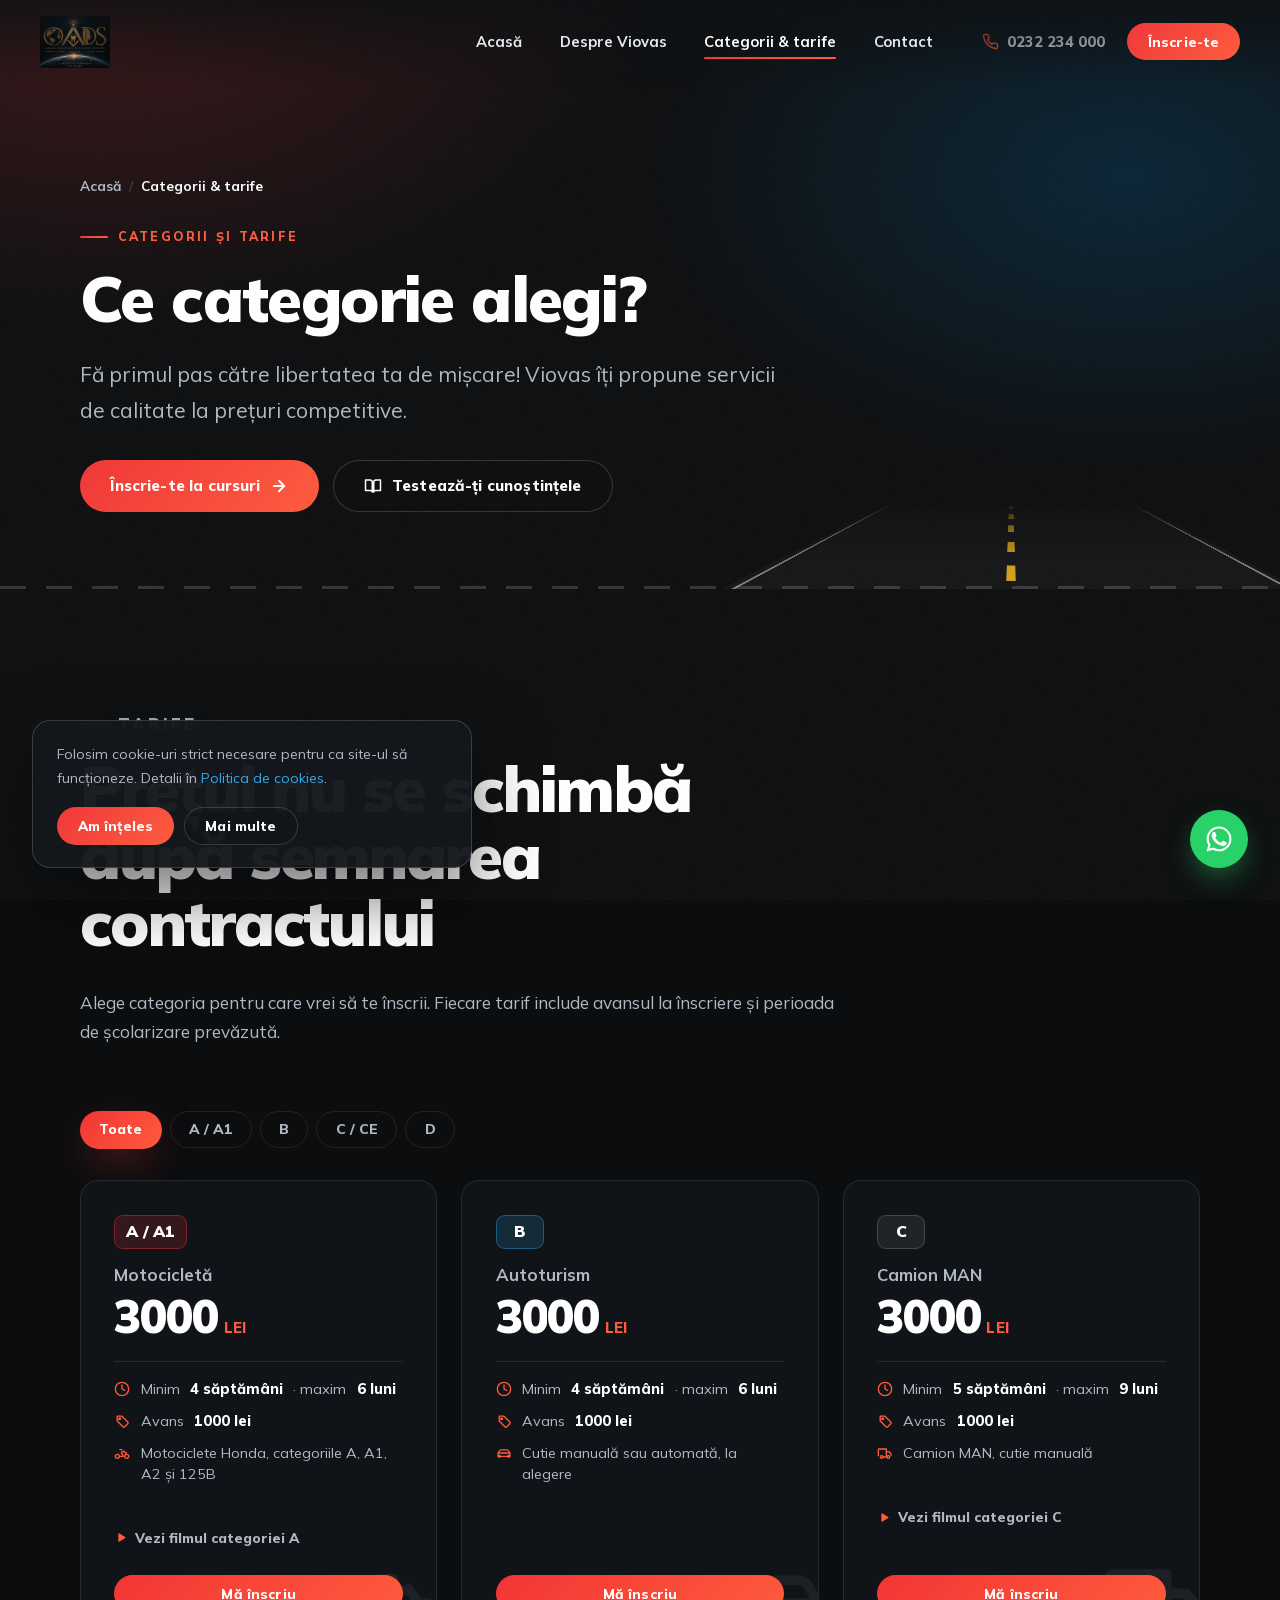
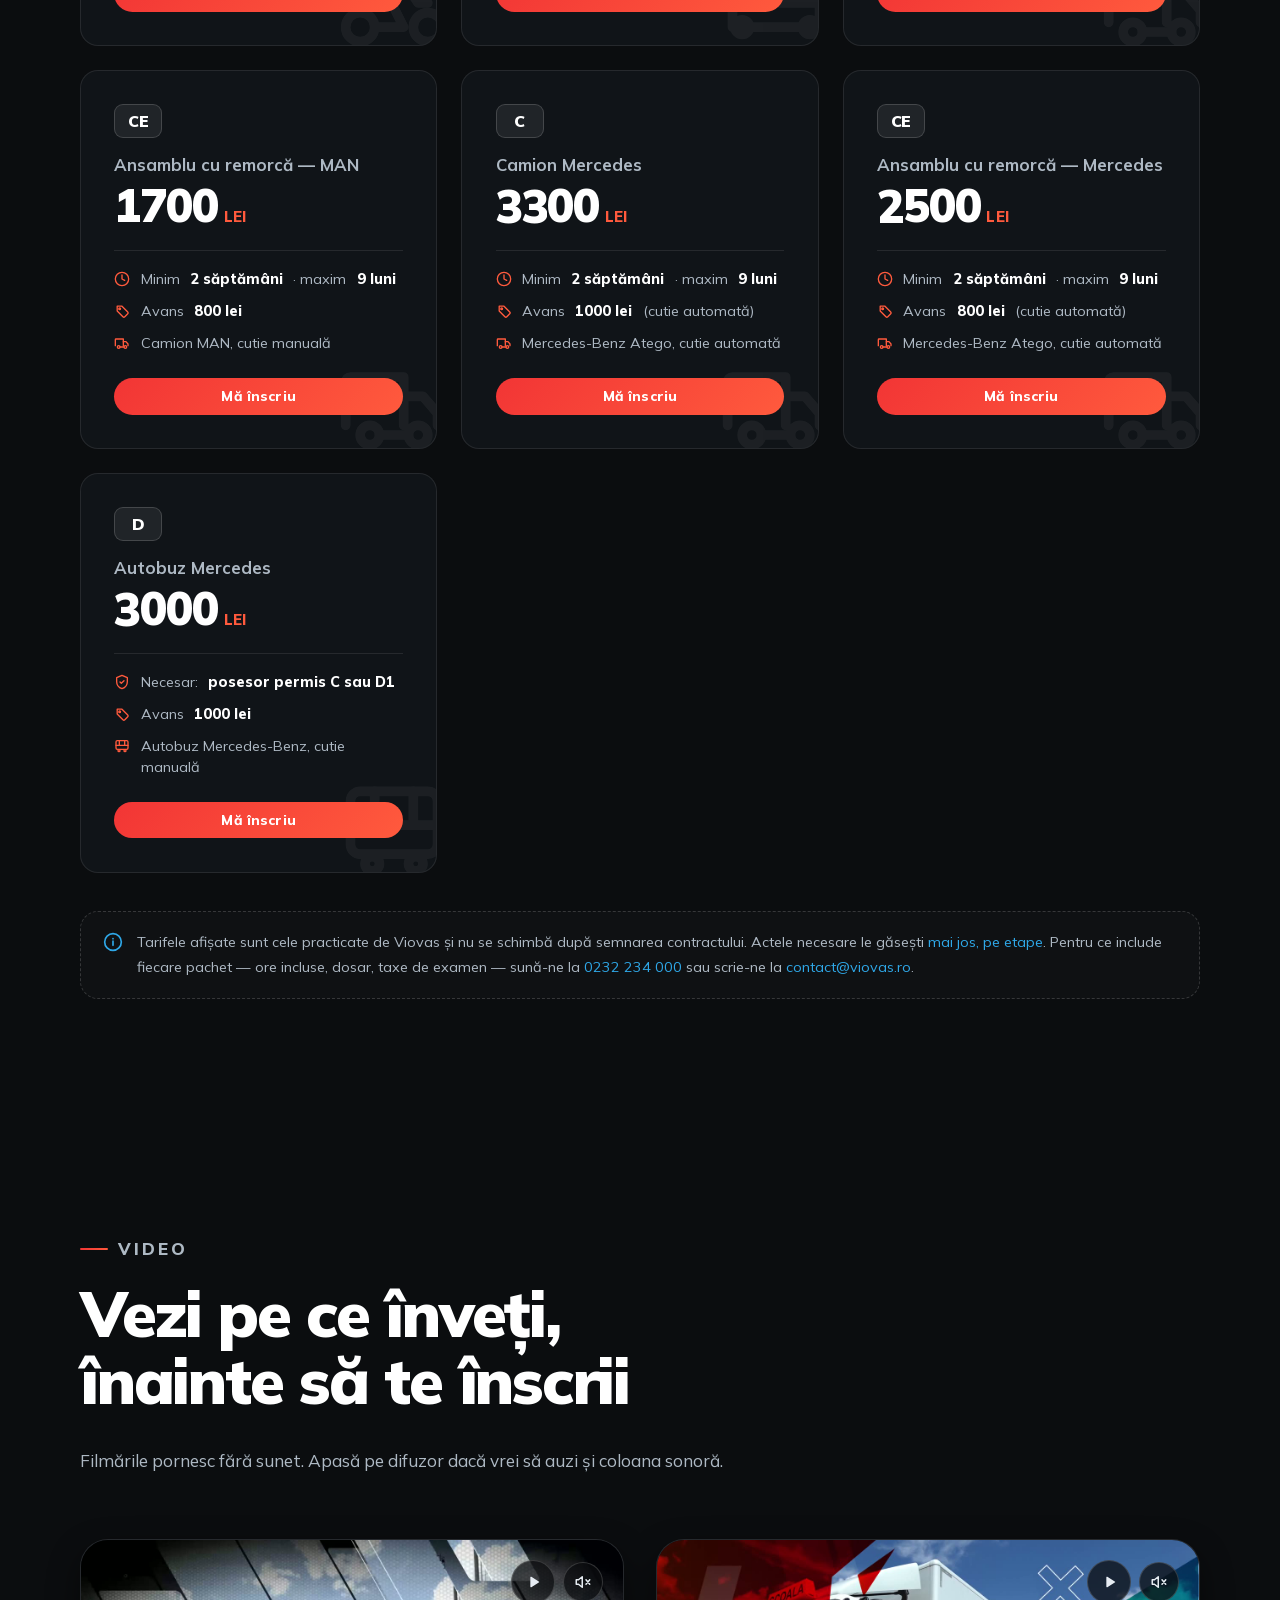
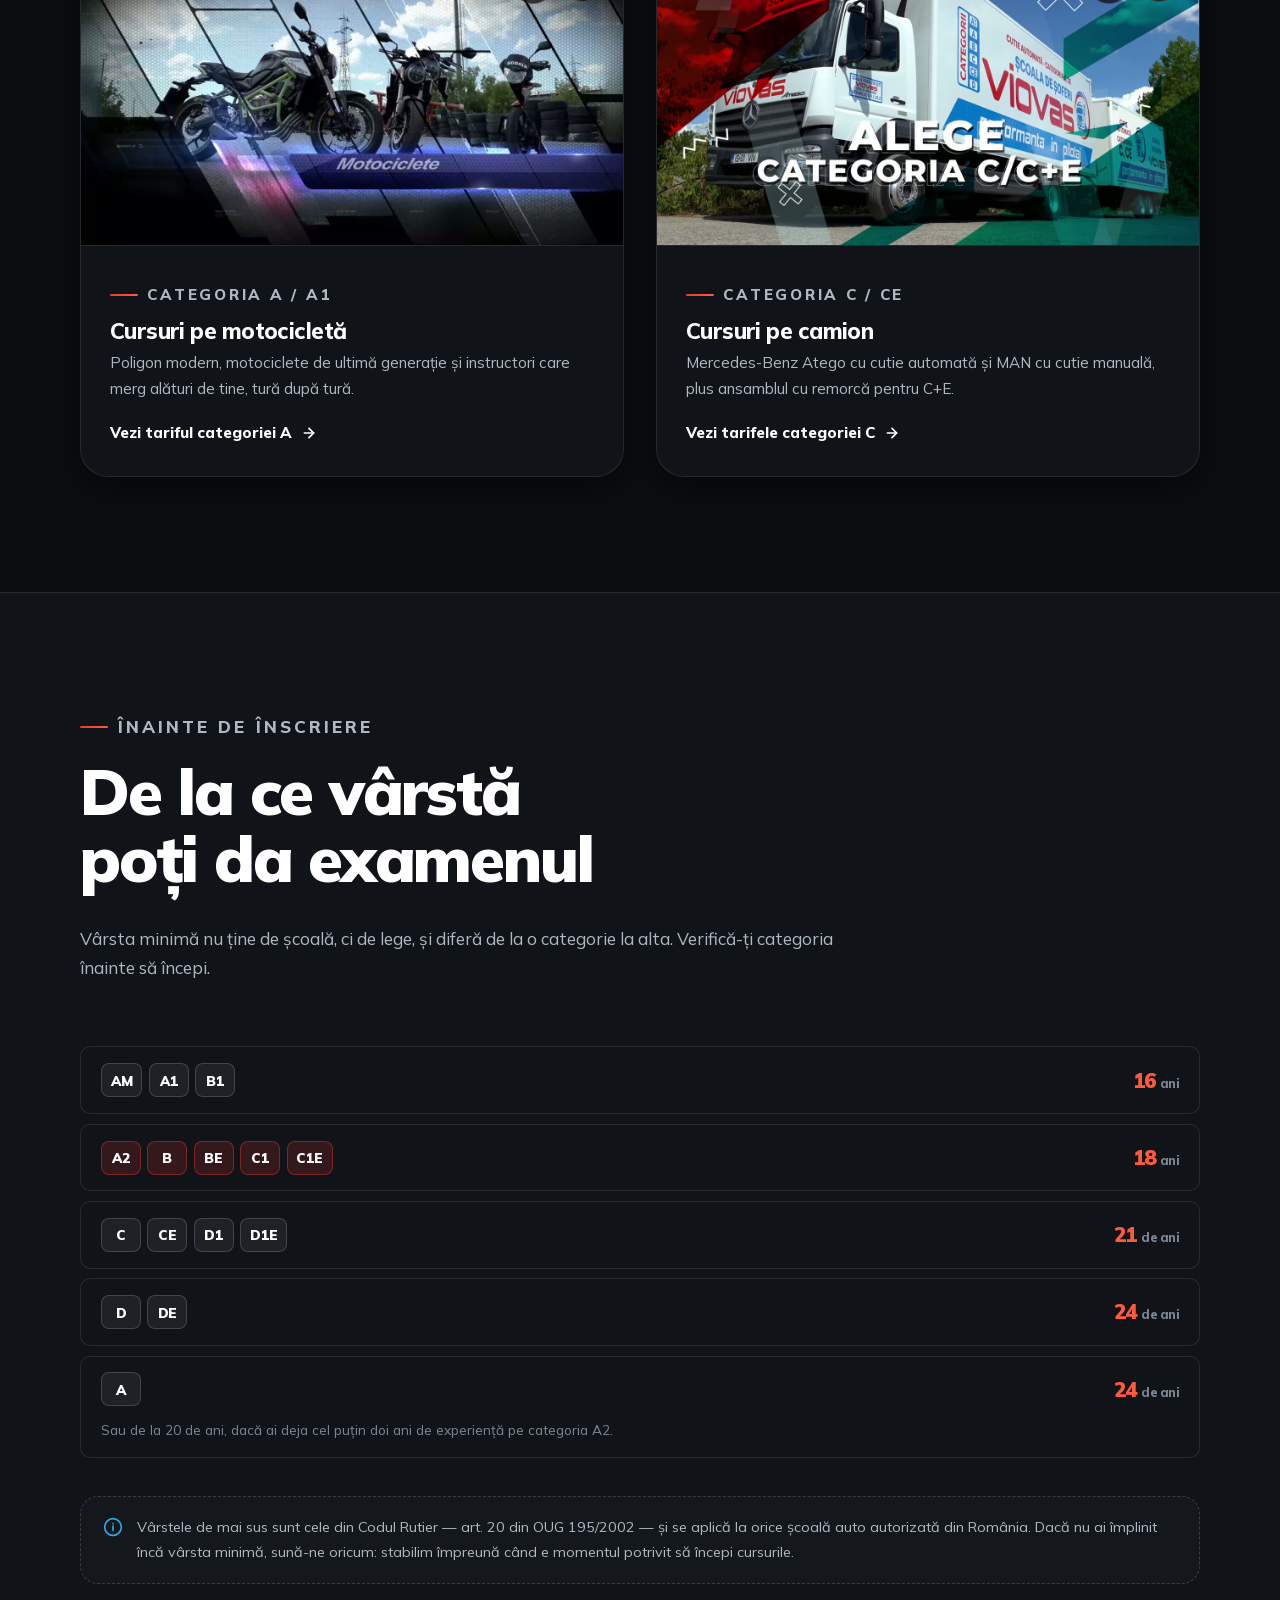
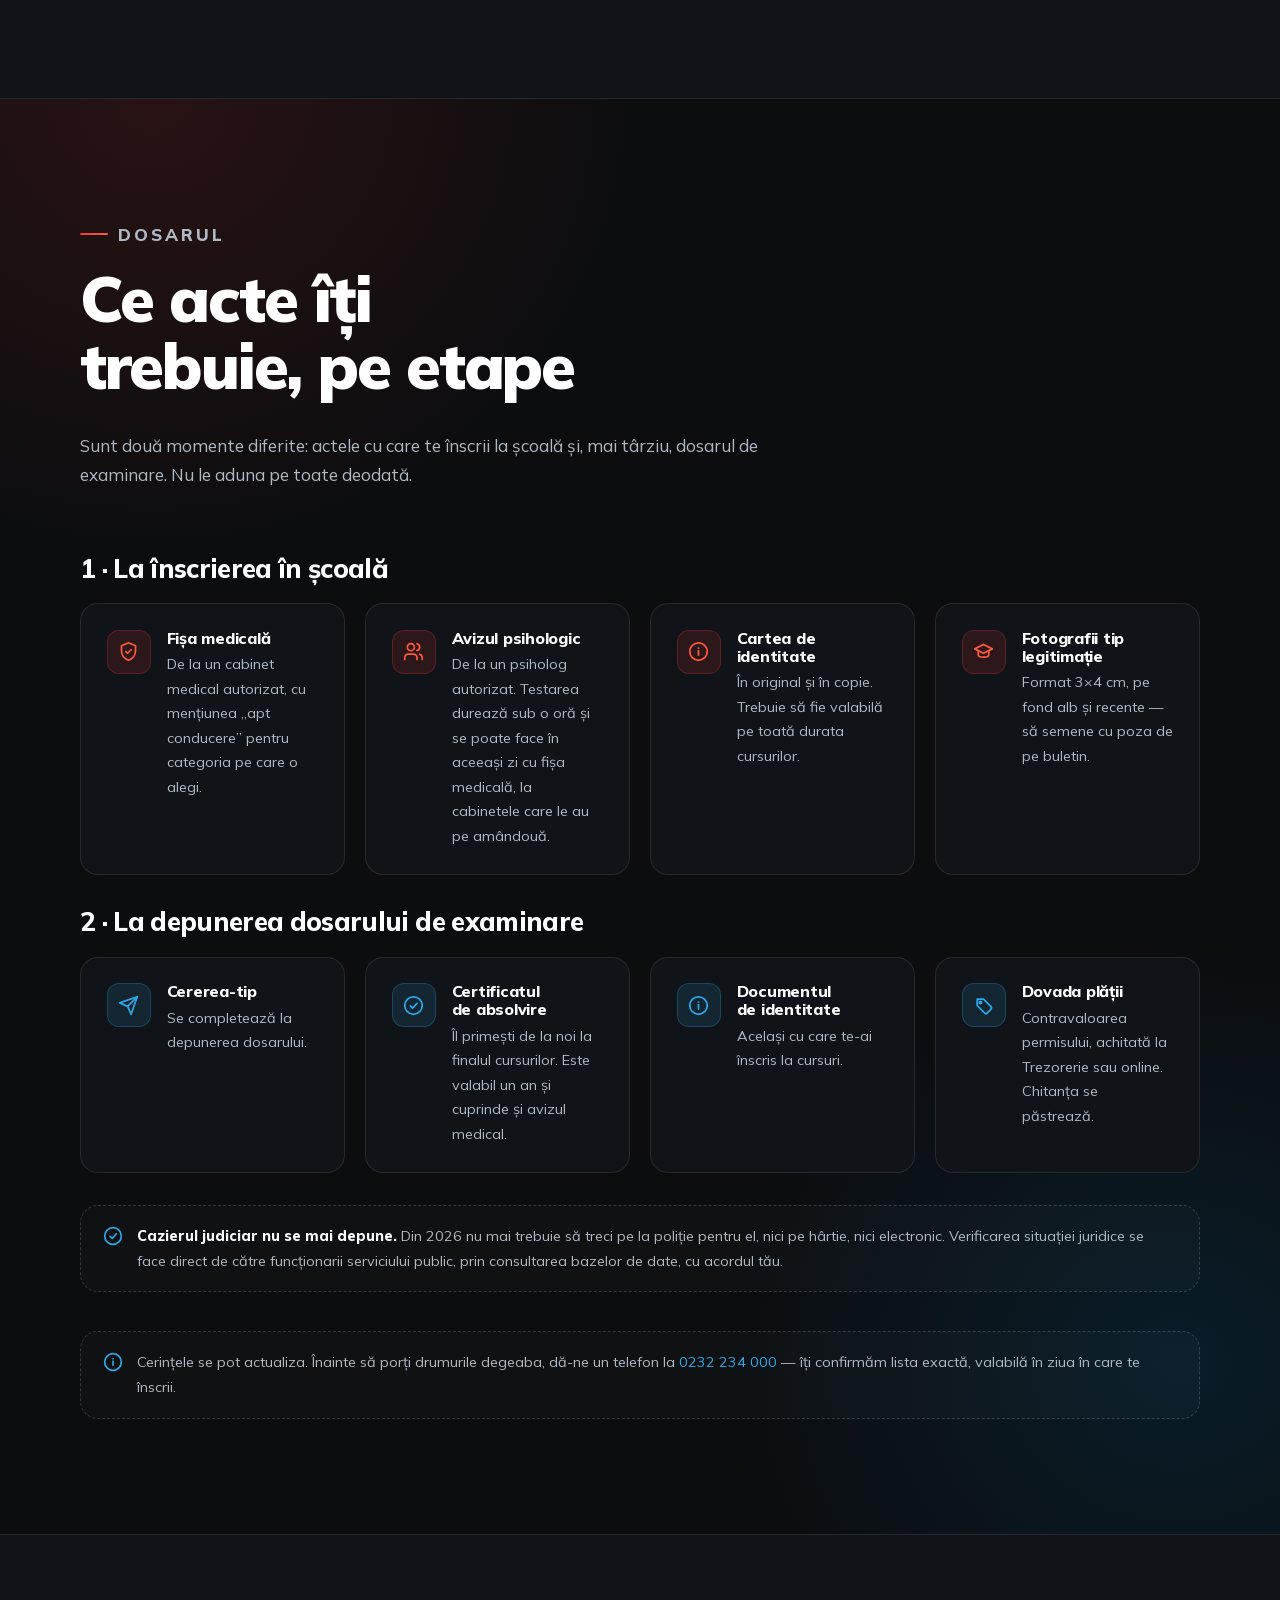
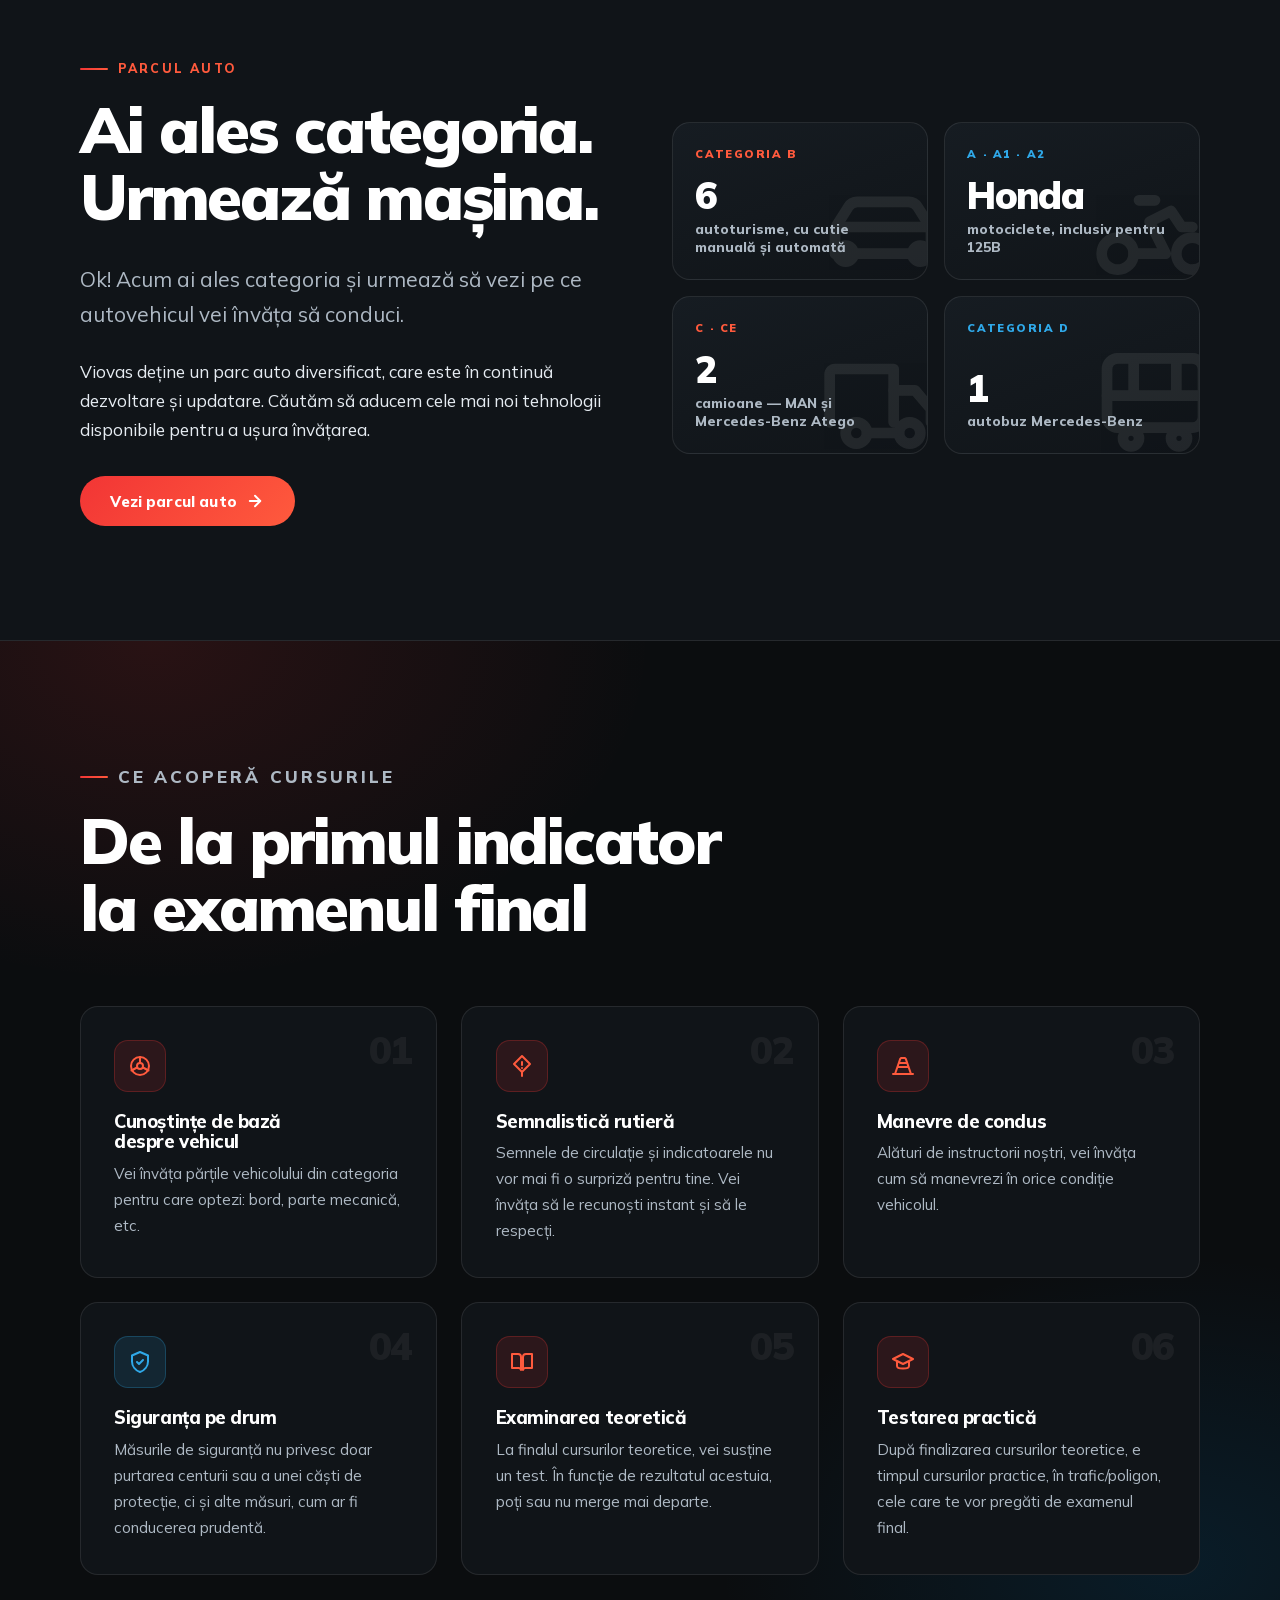
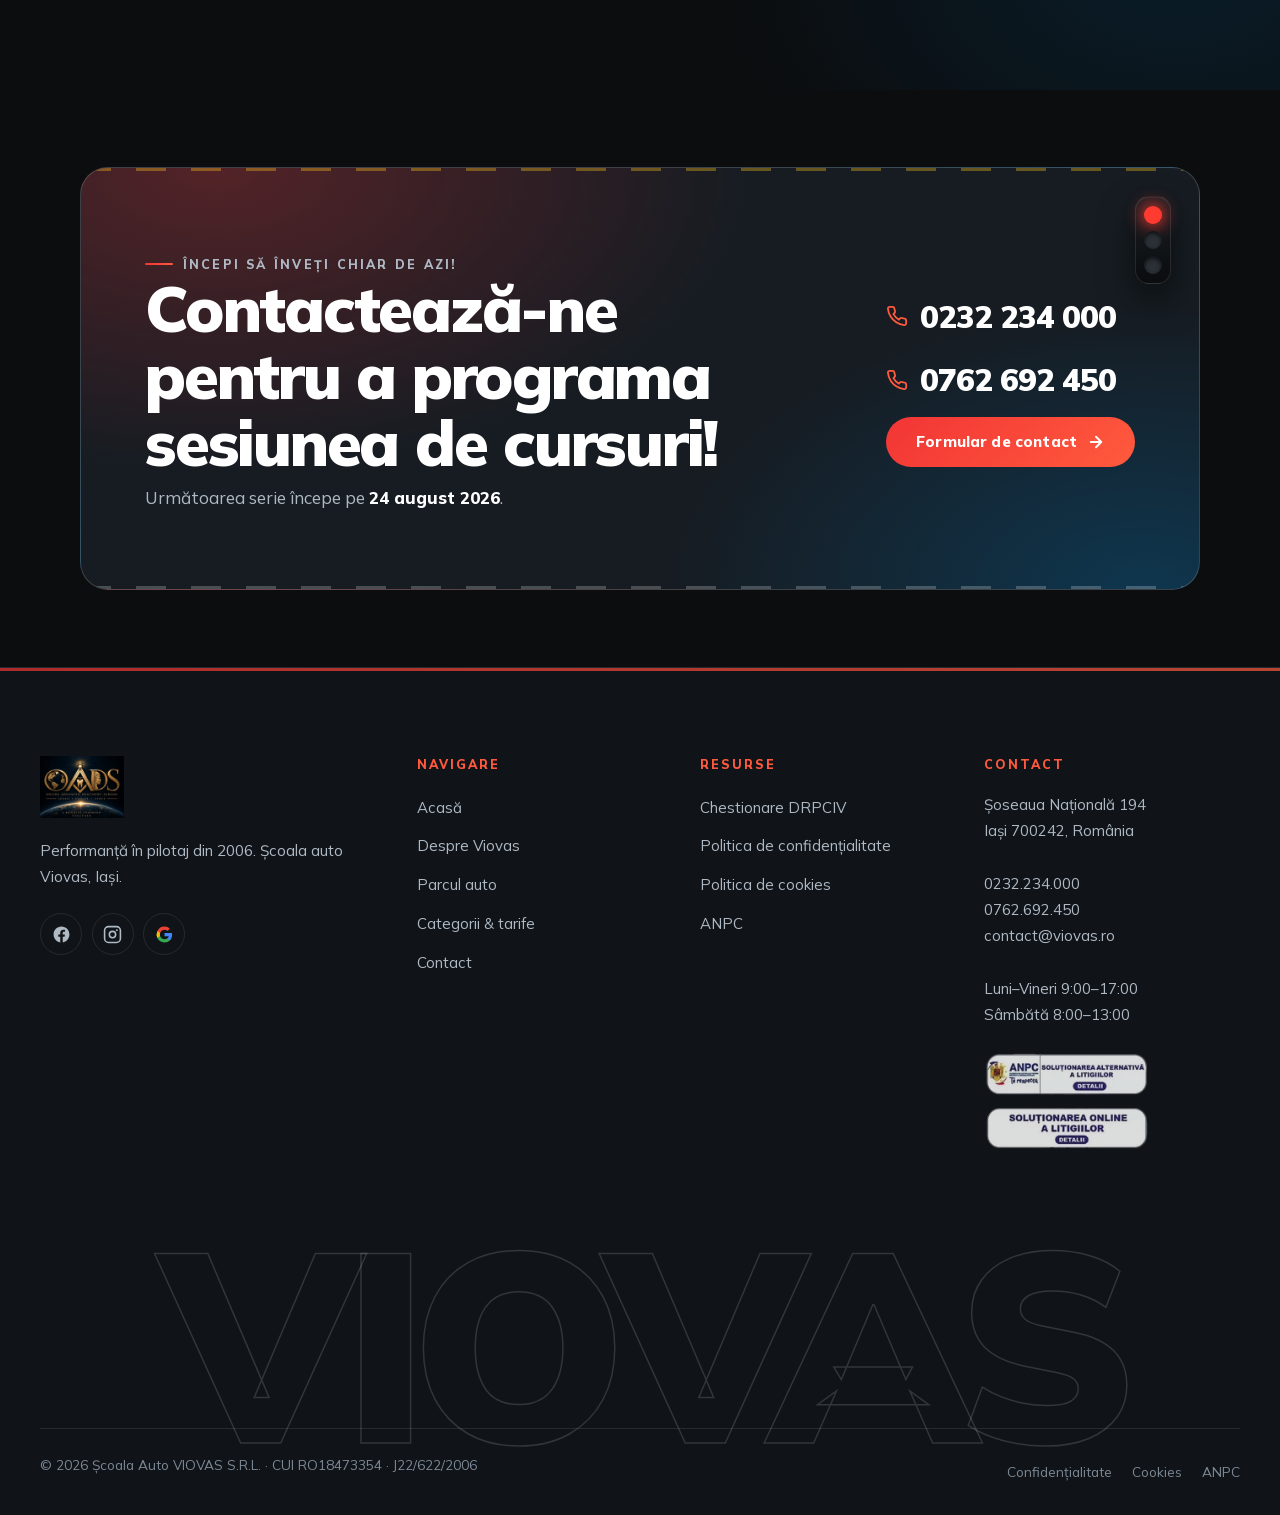
<file: categorii.html>
<!DOCTYPE html>
<html lang="ro">
<head>
<meta charset="utf-8">
<meta name="viewport" content="width=device-width, initial-scale=1">
<title>Categorii și tarife — Școala auto Viovas Iași | A, B, C, CE, D</title>
<meta name="description" content="Tarifele Viovas pentru categoriile A/A1, B, C, CE și D: de la 1700 lei, cu avans de la 800 lei. Prețul nu se schimbă după semnarea contractului.">
<link rel="canonical" href="https://www.viovas.ro/categorii.html">

<meta property="og:type" content="website">
<meta property="og:locale" content="ro_RO">
<meta property="og:site_name" content="Viovas">
<meta property="og:url" content="https://www.viovas.ro/categorii.html">
<meta property="og:title" content="Categorii și tarife — Școala auto Viovas Iași | A, B, C, CE, D">
<meta property="og:description" content="Tarifele Viovas pentru categoriile A/A1, B, C, CE și D: de la 1700 lei, cu avans de la 800 lei. Prețul nu se schimbă după semnarea contractului.">
<meta property="og:image" content="https://www.viovas.ro/assets/img/og-image.jpg">
<meta property="og:image:alt" content="Școala auto Viovas, Iași">
<meta property="og:image:width" content="1200">
<meta property="og:image:height" content="630">
<meta name="twitter:card" content="summary_large_image">
<meta name="twitter:image:alt" content="Școala auto Viovas, Iași">
<meta name="twitter:title" content="Categorii și tarife — Școala auto Viovas Iași | A, B, C, CE, D">
<meta name="twitter:description" content="Tarifele Viovas pentru categoriile A/A1, B, C, CE și D: de la 1700 lei, cu avans de la 800 lei. Prețul nu se schimbă după semnarea contractului.">
<meta name="twitter:image" content="https://www.viovas.ro/assets/img/og-image.jpg">

<meta name="theme-color" content="#0B0D0F">
<link rel="icon" href="assets/img/favicon-32.png" sizes="32x32">
<link rel="apple-touch-icon" href="assets/img/favicon-180.png">
<link rel="manifest" href="site.webmanifest">

<link rel="preload" href="assets/fonts/mulish-latin.woff2" as="font" type="font/woff2" crossorigin>
<link rel="preload" href="assets/fonts/mulish-latin-ext.woff2" as="font" type="font/woff2" crossorigin>
<link rel="stylesheet" href="assets/css/style.css?v=5">
<script>document.documentElement.classList.add('js');</script>
<script type="application/ld+json">
{
  "@context": "https://schema.org",
  "@type": "BreadcrumbList",
  "itemListElement": [
    { "@type": "ListItem", "position": 1, "name": "Acasă", "item": "https://www.viovas.ro/" },
    { "@type": "ListItem", "position": 2, "name": "Categorii și tarife", "item": "https://www.viovas.ro/categorii.html" }
  ]
}
</script>
</head>

<body>
<a class="skip-link" href="#main">Sari la conținut</a>

<!-- ===================== SPRITE DE ICONURI ===================== -->
<svg xmlns="http://www.w3.org/2000/svg" style="display:none" aria-hidden="true" focusable="false"><symbol id="i-phone" viewBox="0 0 24 24" fill="none" stroke="currentColor" stroke-width="2" stroke-linecap="round" stroke-linejoin="round"><path d="M22 16.92v3a2 2 0 0 1-2.18 2 19.79 19.79 0 0 1-8.63-3.07 19.5 19.5 0 0 1-6-6 19.79 19.79 0 0 1-3.07-8.67A2 2 0 0 1 4.11 2h3a2 2 0 0 1 2 1.72c.13.96.36 1.9.7 2.81a2 2 0 0 1-.45 2.11L8.09 9.91a16 16 0 0 0 6 6l1.27-1.27a2 2 0 0 1 2.11-.45c.9.34 1.85.57 2.81.7A2 2 0 0 1 22 16.92z"/></symbol>
<symbol id="i-mail" viewBox="0 0 24 24" fill="none" stroke="currentColor" stroke-width="2" stroke-linecap="round" stroke-linejoin="round"><rect x="2" y="4" width="20" height="16" rx="2"/><path d="m22 7-8.97 5.7a1.94 1.94 0 0 1-2.06 0L2 7"/></symbol>
<symbol id="i-pin" viewBox="0 0 24 24" fill="none" stroke="currentColor" stroke-width="2" stroke-linecap="round" stroke-linejoin="round"><path d="M20 10c0 6-8 12-8 12s-8-6-8-12a8 8 0 0 1 16 0z"/><circle cx="12" cy="10" r="3"/></symbol>
<symbol id="i-clock" viewBox="0 0 24 24" fill="none" stroke="currentColor" stroke-width="2" stroke-linecap="round" stroke-linejoin="round"><circle cx="12" cy="12" r="10"/><polyline points="12 6 12 12 16 14"/></symbol>
<symbol id="i-arrow" viewBox="0 0 24 24" fill="none" stroke="currentColor" stroke-width="2.5" stroke-linecap="round" stroke-linejoin="round"><line x1="5" y1="12" x2="19" y2="12"/><polyline points="12 5 19 12 12 19"/></symbol>
<symbol id="i-check" viewBox="0 0 24 24" fill="none" stroke="currentColor" stroke-width="3" stroke-linecap="round" stroke-linejoin="round"><polyline points="20 6 9 17 4 12"/></symbol>
<symbol id="i-star" viewBox="0 0 24 24" fill="currentColor"><path d="m12 17.27 5.18 3.13-1.37-5.9 4.58-3.96-6.03-.52L12 4.5 9.64 10.02l-6.03.52 4.58 3.96-1.37 5.9z"/></symbol>
<symbol id="i-whatsapp" viewBox="0 0 24 24" fill="currentColor"><path d="M17.47 14.38c-.3-.15-1.75-.86-2.02-.96-.27-.1-.47-.15-.67.15-.2.3-.77.96-.94 1.16-.17.2-.35.22-.64.07-.3-.15-1.25-.46-2.38-1.47-.88-.78-1.47-1.75-1.65-2.05-.17-.3-.02-.46.13-.6.13-.14.3-.35.45-.52.15-.17.2-.3.3-.5.1-.2.05-.37-.02-.52-.08-.15-.67-1.6-.92-2.2-.24-.58-.49-.5-.67-.51h-.57c-.2 0-.52.07-.79.37-.27.3-1.04 1.01-1.04 2.47s1.06 2.86 1.21 3.06c.15.2 2.1 3.2 5.08 4.49.71.3 1.26.49 1.69.63.71.22 1.36.19 1.87.12.57-.09 1.75-.72 2-1.41.25-.69.25-1.28.17-1.41-.07-.13-.27-.2-.57-.35zM12.04 2C6.58 2 2.13 6.45 2.13 11.91c0 1.75.46 3.45 1.32 4.95L2 22l5.25-1.38a9.87 9.87 0 0 0 4.79 1.22h.01c5.46 0 9.91-4.45 9.91-9.91 0-2.65-1.03-5.14-2.9-7.01A9.82 9.82 0 0 0 12.04 2zm0 18.15h-.01a8.2 8.2 0 0 1-4.19-1.15l-.3-.18-3.12.82.83-3.04-.2-.31a8.19 8.19 0 0 1-1.26-4.38c0-4.54 3.7-8.24 8.25-8.24a8.2 8.2 0 0 1 8.24 8.25c0 4.54-3.7 8.23-8.24 8.23z"/></symbol>
<symbol id="i-facebook" viewBox="0 0 24 24" fill="currentColor"><path d="M22 12.06C22 6.5 17.52 2 12 2S2 6.5 2 12.06c0 5.02 3.66 9.18 8.44 9.94v-7.03H7.9v-2.91h2.54V9.85c0-2.52 1.49-3.91 3.77-3.91 1.1 0 2.24.2 2.24.2v2.46h-1.26c-1.24 0-1.63.78-1.63 1.57v1.89h2.78l-.45 2.91h-2.33V22C18.34 21.24 22 17.08 22 12.06z"/></symbol>
<symbol id="i-instagram" viewBox="0 0 24 24" fill="none" stroke="currentColor" stroke-width="2" stroke-linecap="round" stroke-linejoin="round"><rect x="2" y="2" width="20" height="20" rx="5"/><circle cx="12" cy="12" r="4"/><circle cx="17.5" cy="6.5" r="1.2" fill="currentColor" stroke="none"/></symbol>
<symbol id="i-google" viewBox="0 0 24 24"><path fill="#4285F4" d="M21.6 12.23c0-.71-.06-1.4-.18-2.05H12v3.88h5.38a4.6 4.6 0 0 1-2 3.02v2.51h3.24c1.89-1.74 2.98-4.3 2.98-7.36z"/><path fill="#34A853" d="M12 22c2.7 0 4.96-.9 6.62-2.41l-3.24-2.51c-.9.6-2.04.96-3.38.96-2.6 0-4.8-1.76-5.59-4.12H3.06v2.59A10 10 0 0 0 12 22z"/><path fill="#FBBC05" d="M6.41 13.92a6 6 0 0 1 0-3.83V7.5H3.06a10 10 0 0 0 0 9l3.35-2.58z"/><path fill="#EA4335" d="M12 5.95c1.47 0 2.78.5 3.82 1.5l2.86-2.86C16.95 2.99 14.7 2 12 2a10 10 0 0 0-8.94 5.5l3.35 2.59C7.2 7.72 9.4 5.95 12 5.95z"/></symbol>
<symbol id="i-car" viewBox="0 0 24 24" fill="none" stroke="currentColor" stroke-width="2" stroke-linecap="round" stroke-linejoin="round"><path d="M5 17h14M6.5 17a1.5 1.5 0 1 1-3 0 1.5 1.5 0 0 1 3 0zM20.5 17a1.5 1.5 0 1 1-3 0 1.5 1.5 0 0 1 3 0z"/><path d="M3 17v-4.2a2 2 0 0 1 .3-1.05l2.2-3.5A2 2 0 0 1 7.2 7.3h9.6a2 2 0 0 1 1.7.95l2.2 3.5A2 2 0 0 1 21 12.8V17"/><path d="M4 12h16"/></symbol>
<symbol id="i-bike" viewBox="0 0 24 24" fill="none" stroke="currentColor" stroke-width="2" stroke-linecap="round" stroke-linejoin="round"><circle cx="5" cy="17" r="3"/><circle cx="19" cy="17" r="3"/><path d="M8 17h6l-3-6 4-2 2 3h2M9 7h3"/></symbol>
<symbol id="i-truck" viewBox="0 0 24 24" fill="none" stroke="currentColor" stroke-width="2" stroke-linecap="round" stroke-linejoin="round"><path d="M2 16V7a1 1 0 0 1 1-1h11v10"/><path d="M14 10h4l3 3.5V16"/><circle cx="7" cy="18" r="2"/><circle cx="17" cy="18" r="2"/><path d="M9 18h6"/></symbol>
<symbol id="i-bus" viewBox="0 0 24 24" fill="none" stroke="currentColor" stroke-width="2" stroke-linecap="round" stroke-linejoin="round"><rect x="3" y="4" width="18" height="13" rx="2"/><path d="M3 11h18M8 4v7M16 4v7"/><circle cx="7.5" cy="19" r="1.5"/><circle cx="16.5" cy="19" r="1.5"/></symbol>
<symbol id="i-calendar" viewBox="0 0 24 24" fill="none" stroke="currentColor" stroke-width="2" stroke-linecap="round" stroke-linejoin="round"><rect x="3" y="5" width="18" height="16" rx="2"/><path d="M16 3v4M8 3v4M3 11h18"/></symbol>
<symbol id="i-shield" viewBox="0 0 24 24" fill="none" stroke="currentColor" stroke-width="2" stroke-linecap="round" stroke-linejoin="round"><path d="M12 2 4 5.5v6c0 4.7 3.4 8.9 8 10.5 4.6-1.6 8-5.8 8-10.5v-6z"/><polyline points="9 12 11 14 15 10"/></symbol>
<symbol id="i-trophy" viewBox="0 0 24 24" fill="none" stroke="currentColor" stroke-width="2" stroke-linecap="round" stroke-linejoin="round"><path d="M8 3h8v6a4 4 0 0 1-8 0z"/><path d="M8 5H5v1a3 3 0 0 0 3 3M16 5h3v1a3 3 0 0 1-3 3"/><path d="M12 13v4M9 21h6l-.5-4h-5z"/></symbol>
<symbol id="i-tag" viewBox="0 0 24 24" fill="none" stroke="currentColor" stroke-width="2" stroke-linecap="round" stroke-linejoin="round"><path d="M20.6 13.4 12 4.8H4.8V12l8.6 8.6a2 2 0 0 0 2.8 0l4.4-4.4a2 2 0 0 0 0-2.8z"/><circle cx="8.5" cy="8.5" r="1.3"/></symbol>
<symbol id="i-book" viewBox="0 0 24 24" fill="none" stroke="currentColor" stroke-width="2" stroke-linecap="round" stroke-linejoin="round"><path d="M2 4h6a3 3 0 0 1 3 3v13a2.5 2.5 0 0 0-2.5-2H2z"/><path d="M22 4h-6a3 3 0 0 0-3 3v13a2.5 2.5 0 0 1 2.5-2H22z"/></symbol>
<symbol id="i-sign" viewBox="0 0 24 24" fill="none" stroke="currentColor" stroke-width="2" stroke-linecap="round" stroke-linejoin="round"><path d="m12 2 8 8-8 8-8-8z"/><path d="M12 8v3M12 14h.01"/><path d="M12 18v4"/></symbol>
<symbol id="i-wheel" viewBox="0 0 24 24" fill="none" stroke="currentColor" stroke-width="2" stroke-linecap="round" stroke-linejoin="round"><circle cx="12" cy="12" r="9"/><circle cx="12" cy="12" r="3"/><path d="M12 3v6M3.5 16.5 9 13.5M20.5 16.5 15 13.5"/></symbol>
<symbol id="i-cone" viewBox="0 0 24 24" fill="none" stroke="currentColor" stroke-width="2" stroke-linecap="round" stroke-linejoin="round"><path d="M9.3 4.7 4 20h16L14.7 4.7A1.5 1.5 0 0 0 13.3 4h-2.6a1.5 1.5 0 0 0-1.4.7z"/><path d="M7 13h10M8 9h8M2 20h20"/></symbol>
<symbol id="i-info" viewBox="0 0 24 24" fill="none" stroke="currentColor" stroke-width="2" stroke-linecap="round" stroke-linejoin="round"><circle cx="12" cy="12" r="10"/><path d="M12 16v-5M12 8h.01"/></symbol>
<symbol id="i-ok" viewBox="0 0 24 24" fill="none" stroke="currentColor" stroke-width="2" stroke-linecap="round" stroke-linejoin="round"><circle cx="12" cy="12" r="10"/><polyline points="8.5 12.5 11 15 16 9.5"/></symbol>
<symbol id="i-alert" viewBox="0 0 24 24" fill="none" stroke="currentColor" stroke-width="2" stroke-linecap="round" stroke-linejoin="round"><circle cx="12" cy="12" r="10"/><path d="M12 7v6M12 16h.01"/></symbol>
<symbol id="i-send" viewBox="0 0 24 24" fill="none" stroke="currentColor" stroke-width="2" stroke-linecap="round" stroke-linejoin="round"><path d="m22 2-7 20-4-9-9-4z"/><path d="M22 2 11 13"/></symbol>
<symbol id="i-cap" viewBox="0 0 24 24" fill="none" stroke="currentColor" stroke-width="2" stroke-linecap="round" stroke-linejoin="round"><path d="M22 9 12 4 2 9l10 5z"/><path d="M6 11.5V16c0 1.4 2.7 2.5 6 2.5s6-1.1 6-2.5v-4.5"/></symbol>
<symbol id="i-users" viewBox="0 0 24 24" fill="none" stroke="currentColor" stroke-width="2" stroke-linecap="round" stroke-linejoin="round"><path d="M16 21v-2a4 4 0 0 0-4-4H6a4 4 0 0 0-4 4v2"/><circle cx="9" cy="7" r="4"/><path d="M22 21v-2a4 4 0 0 0-3-3.87M16 3.13a4 4 0 0 1 0 7.75"/></symbol>
<symbol id="i-sound-on" viewBox="0 0 24 24" fill="none" stroke="currentColor" stroke-width="2" stroke-linecap="round" stroke-linejoin="round"><path d="M11 5 6 9H3v6h3l5 4z"/><path d="M15.5 8.5a5 5 0 0 1 0 7M18.5 5.5a9 9 0 0 1 0 13"/></symbol>
<symbol id="i-sound-off" viewBox="0 0 24 24" fill="none" stroke="currentColor" stroke-width="2" stroke-linecap="round" stroke-linejoin="round"><path d="M11 5 6 9H3v6h3l5 4z"/><path d="m16 9 5 6M21 9l-5 6"/></symbol>
<symbol id="i-play" viewBox="0 0 24 24" fill="currentColor"><path d="M8 5.14v13.72a1 1 0 0 0 1.52.86l11.14-6.86a1 1 0 0 0 0-1.72L9.52 4.28A1 1 0 0 0 8 5.14z"/></symbol>
<symbol id="i-pause" viewBox="0 0 24 24" fill="currentColor"><rect x="6" y="4" width="4" height="16" rx="1.2"/><rect x="14" y="4" width="4" height="16" rx="1.2"/></symbol>
</svg>

<!-- ===================== ANTET ===================== -->
<header class="header">
  <div class="header__inner">
    <a class="brand" href="index.html" aria-label="Viovas — acasă">
      <img src="assets/img/logo.png" srcset="assets/img/logo.png 1x, assets/img/logo@2x.png 2x"
           width="200" height="148" alt="Viovas — Performanță în pilotaj">
    </a>

    <nav class="nav" aria-label="Navigație principală">
      <a class="nav__link" href="index.html">Acasă</a>
      <a class="nav__link" href="despre.html">Despre Viovas</a>
      <a class="nav__link" href="categorii.html" aria-current="page">Categorii &amp; tarife</a>
      <a class="nav__link" href="contact.html">Contact</a>
    </nav>

    <div class="header__cta">
      <a class="header__phone" href="tel:+40232234000">
        <svg class="ico" aria-hidden="true"><use href="#i-phone"/></svg>0232 234 000
      </a>
      <a class="btn btn--sm" href="contact.html">Înscrie-te</a>
      <button class="burger" type="button" aria-expanded="false" aria-controls="drawer" aria-label="Deschide meniul">
        <span></span><span></span><span></span>
      </button>
    </div>
  </div>
</header>

<!-- ===================== MENIU MOBIL ===================== -->
<div class="drawer" id="drawer" aria-hidden="true">
  <nav class="drawer__nav" aria-label="Navigație mobilă">
    <a class="drawer__link" href="index.html"><span>01</span>Acasă</a>
    <a class="drawer__link" href="despre.html"><span>02</span>Despre Viovas</a>
    <a class="drawer__link" href="categorii.html" aria-current="page"><span>03</span>Categorii &amp; tarife</a>
    <a class="drawer__link" href="contact.html"><span>04</span>Contact</a>
  </nav>
  <div class="drawer__foot">
    <a class="drawer__phone" href="tel:+40232234000"><svg class="ico" aria-hidden="true"><use href="#i-phone"/></svg>0232 234 000</a>
    <a class="drawer__phone" href="tel:+40762692450"><svg class="ico" aria-hidden="true"><use href="#i-phone"/></svg>0762 692 450</a>
    <a class="btn btn--block" href="contact.html">Programează-te la cursuri</a>
  </div>
</div>

<main id="main">
  <!-- ===================== ANTET PAGINĂ ===================== -->
  <section class="pagehead">
    <div class="wrap">
      <ol class="crumbs">
        <li><a href="index.html">Acasă</a></li>
        <li aria-current="page">Categorii &amp; tarife</li>
      </ol>
      <p class="eyebrow">Categorii și tarife</p>
      <h1>Ce categorie alegi?</h1>
      <p class="lead pagehead__intro">Fă primul pas către libertatea ta de mișcare! Viovas îți propune servicii de calitate la prețuri competitive.</p>
      <div class="hero__actions u-mt-2">
        <a class="btn" href="contact.html">Înscrie-te la cursuri <svg class="ico" aria-hidden="true"><use href="#i-arrow"/></svg></a>
        <a class="btn btn--ghost" href="https://www.drpciv.ro/dlexam" target="_blank" rel="noopener noreferrer">
          <svg class="ico" aria-hidden="true"><use href="#i-book"/></svg> Testează-ți cunoștințele
        </a>
      </div>
    </div>
  </section>

  <!-- ===================== TARIFE ===================== -->
  <section class="section">
    <div class="wrap">
      <div class="sec-head" data-reveal>
        <p class="eyebrow">Tarife</p>
        <h2>Prețul nu se schimbă după semnarea contractului</h2>
        <p>Alege categoria pentru care vrei să te înscrii. Fiecare tarif include avansul la înscriere și perioada de școlarizare prevăzută.</p>
      </div>

      <div class="filters" role="group" aria-label="Filtrează după categorie">
        <button class="filter" type="button" data-filter="all" aria-pressed="true">Toate</button>
        <button class="filter" type="button" data-filter="a" aria-pressed="false">A / A1</button>
        <button class="filter" type="button" data-filter="b" aria-pressed="false">B</button>
        <button class="filter" type="button" data-filter="c" aria-pressed="false">C / CE</button>
        <button class="filter" type="button" data-filter="d" aria-pressed="false">D</button>
      </div>

      <div class="price-grid">
        <article class="price-card price-card--a" data-cat="a" id="cat-a" data-reveal>
          <svg class="ghost-ico" aria-hidden="true"><use href="#i-bike"/></svg>
          <span class="price-card__cat">A / A1</span>
          <h3>Motocicletă</h3>
          <p class="price-card__amount">3000 <span class="cur">lei</span></p>
          <ul class="price-card__rows">
            <li><svg class="ico" aria-hidden="true"><use href="#i-clock"/></svg> Minim <strong>4 săptămâni</strong> · maxim <strong>6 luni</strong></li>
            <li><svg class="ico" aria-hidden="true"><use href="#i-tag"/></svg> Avans <strong>1000 lei</strong></li>
            <li><svg class="ico" aria-hidden="true"><use href="#i-bike"/></svg> Motociclete Honda, categoriile A, A1, A2 și 125B</li>
          </ul>
          <p class="card-vid"><a href="#v-cat-a"><svg class="ico" aria-hidden="true"><use href="#i-play"/></svg> Vezi filmul categoriei A</a></p>
          <div class="price-card__foot"><a class="btn btn--sm btn--block" href="contact.html">Mă înscriu</a></div>
        </article>

        <article class="price-card price-card--b" data-cat="b" id="cat-b" data-reveal>
          <svg class="ghost-ico" aria-hidden="true"><use href="#i-car"/></svg>
          <span class="price-card__cat">B</span>
          <h3>Autoturism</h3>
          <p class="price-card__amount">3000 <span class="cur">lei</span></p>
          <ul class="price-card__rows">
            <li><svg class="ico" aria-hidden="true"><use href="#i-clock"/></svg> Minim <strong>4 săptămâni</strong> · maxim <strong>6 luni</strong></li>
            <li><svg class="ico" aria-hidden="true"><use href="#i-tag"/></svg> Avans <strong>1000 lei</strong></li>
            <li><svg class="ico" aria-hidden="true"><use href="#i-car"/></svg> Cutie manuală sau automată, la alegere</li>
          </ul>
          <div class="price-card__foot"><a class="btn btn--sm btn--block" href="contact.html">Mă înscriu</a></div>
        </article>

        <article class="price-card" data-cat="c" id="cat-cd" data-reveal>
          <svg class="ghost-ico" aria-hidden="true"><use href="#i-truck"/></svg>
          <span class="price-card__cat">C</span>
          <h3>Camion MAN</h3>
          <p class="price-card__amount">3000 <span class="cur">lei</span></p>
          <ul class="price-card__rows">
            <li><svg class="ico" aria-hidden="true"><use href="#i-clock"/></svg> Minim <strong>5 săptămâni</strong> · maxim <strong>9 luni</strong></li>
            <li><svg class="ico" aria-hidden="true"><use href="#i-tag"/></svg> Avans <strong>1000 lei</strong></li>
            <li><svg class="ico" aria-hidden="true"><use href="#i-truck"/></svg> Camion MAN, cutie manuală</li>
          </ul>
          <p class="card-vid"><a href="#v-cat-c"><svg class="ico" aria-hidden="true"><use href="#i-play"/></svg> Vezi filmul categoriei C</a></p>
          <div class="price-card__foot"><a class="btn btn--sm btn--block" href="contact.html">Mă înscriu</a></div>
        </article>

        <article class="price-card" data-cat="c" data-reveal>
          <svg class="ghost-ico" aria-hidden="true"><use href="#i-truck"/></svg>
          <span class="price-card__cat">CE</span>
          <h3>Ansamblu cu remorcă — MAN</h3>
          <p class="price-card__amount">1700 <span class="cur">lei</span></p>
          <ul class="price-card__rows">
            <li><svg class="ico" aria-hidden="true"><use href="#i-clock"/></svg> Minim <strong>2 săptămâni</strong> · maxim <strong>9 luni</strong></li>
            <li><svg class="ico" aria-hidden="true"><use href="#i-tag"/></svg> Avans <strong>800 lei</strong></li>
            <li><svg class="ico" aria-hidden="true"><use href="#i-truck"/></svg> Camion MAN, cutie manuală</li>
          </ul>
          <div class="price-card__foot"><a class="btn btn--sm btn--block" href="contact.html">Mă înscriu</a></div>
        </article>

        <article class="price-card" data-cat="c" data-reveal>
          <svg class="ghost-ico" aria-hidden="true"><use href="#i-truck"/></svg>
          <span class="price-card__cat">C</span>
          <h3>Camion Mercedes</h3>
          <p class="price-card__amount">3300 <span class="cur">lei</span></p>
          <ul class="price-card__rows">
            <li><svg class="ico" aria-hidden="true"><use href="#i-clock"/></svg> Minim <strong>2 săptămâni</strong> · maxim <strong>9 luni</strong></li>
            <li><svg class="ico" aria-hidden="true"><use href="#i-tag"/></svg> Avans <strong>1000 lei</strong> (cutie automată)</li>
            <li><svg class="ico" aria-hidden="true"><use href="#i-truck"/></svg> Mercedes-Benz Atego, cutie automată</li>
          </ul>
          <div class="price-card__foot"><a class="btn btn--sm btn--block" href="contact.html">Mă înscriu</a></div>
        </article>

        <article class="price-card" data-cat="c" data-reveal>
          <svg class="ghost-ico" aria-hidden="true"><use href="#i-truck"/></svg>
          <span class="price-card__cat">CE</span>
          <h3>Ansamblu cu remorcă — Mercedes</h3>
          <p class="price-card__amount">2500 <span class="cur">lei</span></p>
          <ul class="price-card__rows">
            <li><svg class="ico" aria-hidden="true"><use href="#i-clock"/></svg> Minim <strong>2 săptămâni</strong> · maxim <strong>9 luni</strong></li>
            <li><svg class="ico" aria-hidden="true"><use href="#i-tag"/></svg> Avans <strong>800 lei</strong> (cutie automată)</li>
            <li><svg class="ico" aria-hidden="true"><use href="#i-truck"/></svg> Mercedes-Benz Atego, cutie automată</li>
          </ul>
          <div class="price-card__foot"><a class="btn btn--sm btn--block" href="contact.html">Mă înscriu</a></div>
        </article>

        <article class="price-card" data-cat="d" data-reveal>
          <svg class="ghost-ico" aria-hidden="true"><use href="#i-bus"/></svg>
          <span class="price-card__cat">D</span>
          <h3>Autobuz Mercedes</h3>
          <p class="price-card__amount">3000 <span class="cur">lei</span></p>
          <ul class="price-card__rows">
            <li><svg class="ico" aria-hidden="true"><use href="#i-shield"/></svg> Necesar: <strong>posesor permis C sau D1</strong></li>
            <li><svg class="ico" aria-hidden="true"><use href="#i-tag"/></svg> Avans <strong>1000 lei</strong></li>
            <li><svg class="ico" aria-hidden="true"><use href="#i-bus"/></svg> Autobuz Mercedes-Benz, cutie manuală</li>
          </ul>
          <div class="price-card__foot"><a class="btn btn--sm btn--block" href="contact.html">Mă înscriu</a></div>
        </article>
      </div>

      <p class="price-note" data-reveal>
        <svg class="ico" aria-hidden="true"><use href="#i-info"/></svg>
        <span>Tarifele afișate sunt cele practicate de Viovas și nu se schimbă după semnarea contractului. Actele necesare le găsești <a href="#acte">mai jos, pe etape</a>. Pentru ce include fiecare pachet — ore incluse, dosar, taxe de examen — sună-ne la <a href="tel:+40232234000">0232 234 000</a> sau scrie-ne la <a href="mailto:contact@viovas.ro">contact@viovas.ro</a>.</span>
      </p>
    </div>
  </section>

  <!-- ===================== VIDEO PE CATEGORII ===================== -->
  <section class="section" id="video-categorii">
    <div class="wrap">
      <div class="sec-head" data-reveal>
        <p class="eyebrow">Video</p>
        <h2>Vezi pe ce înveți, înainte să te înscrii</h2>
        <p>Filmările pornesc fără sunet. Apasă pe difuzor dacă vrei să auzi și coloana sonoră.</p>
      </div>

      <div class="vid-grid">
        <figure class="vid vid--card" data-reveal>
          <video id="v-cat-a" class="vid__el" data-autoplay muted loop playsinline preload="none"
                 poster="assets/img/cat-a-poster.jpg" tabindex="-1" aria-label="Filmare cursuri categoria A: motociclete Honda și pregătire pe poligonul Viovas">
            <source src="assets/video/viovas-cat-a.mp4" type="video/mp4">
          </video>
          <div class="vid__ctrls" hidden>
            <button class="vid__btn" type="button" data-play aria-controls="v-cat-a" aria-pressed="true">
              <svg class="ico vid__btn-play" aria-hidden="true"><use href="#i-play"/></svg>
              <svg class="ico vid__btn-pause" aria-hidden="true"><use href="#i-pause"/></svg>
              <span class="visually-hidden">Pornește sau oprește videoul</span>
            </button>
            <button class="sound-btn sound-btn--sm" type="button" data-sound aria-controls="v-cat-a" aria-pressed="false">
              <svg class="ico sound-btn__on" aria-hidden="true"><use href="#i-sound-on"/></svg>
              <svg class="ico sound-btn__off" aria-hidden="true"><use href="#i-sound-off"/></svg>
              <span class="sound-btn__lbl">Pornește sunetul</span>
            </button>
          </div>
          <figcaption class="vid__cap">
            <p class="eyebrow">Categoria A / A1</p>
            <h3>Cursuri pe motocicletă</h3>
            <p>Poligon modern, motociclete de ultimă generație și instructori care merg alături de tine, tură după tură.</p>
            <a class="arrow-link" href="#cat-a">Vezi tariful categoriei A <svg class="ico" aria-hidden="true"><use href="#i-arrow"/></svg></a>
          </figcaption>
        </figure>
        <figure class="vid vid--card" data-reveal>
          <video id="v-cat-c" class="vid__el" data-autoplay muted loop playsinline preload="none"
                 poster="assets/img/cat-c-poster.jpg" tabindex="-1" aria-label="Filmare cursuri categoria C și CE: camion Mercedes-Benz Atego al școlii Viovas">
            <source src="assets/video/viovas-cat-c.mp4" type="video/mp4">
          </video>
          <div class="vid__ctrls" hidden>
            <button class="vid__btn" type="button" data-play aria-controls="v-cat-c" aria-pressed="true">
              <svg class="ico vid__btn-play" aria-hidden="true"><use href="#i-play"/></svg>
              <svg class="ico vid__btn-pause" aria-hidden="true"><use href="#i-pause"/></svg>
              <span class="visually-hidden">Pornește sau oprește videoul</span>
            </button>
            <button class="sound-btn sound-btn--sm" type="button" data-sound aria-controls="v-cat-c" aria-pressed="false">
              <svg class="ico sound-btn__on" aria-hidden="true"><use href="#i-sound-on"/></svg>
              <svg class="ico sound-btn__off" aria-hidden="true"><use href="#i-sound-off"/></svg>
              <span class="sound-btn__lbl">Pornește sunetul</span>
            </button>
          </div>
          <figcaption class="vid__cap">
            <p class="eyebrow">Categoria C / CE</p>
            <h3>Cursuri pe camion</h3>
            <p>Mercedes-Benz Atego cu cutie automată și MAN cu cutie manuală, plus ansamblul cu remorcă pentru C+E.</p>
            <a class="arrow-link" href="#cat-cd">Vezi tarifele categoriei C <svg class="ico" aria-hidden="true"><use href="#i-arrow"/></svg></a>
          </figcaption>
        </figure>
      </div>
    </div>
  </section>

  <!-- ===================== VÂRSTE MINIME ===================== -->
  <section class="section section--alt" id="varste">
    <div class="wrap">
      <div class="sec-head" data-reveal>
        <p class="eyebrow">Înainte de înscriere</p>
        <h2>De la ce vârstă poți da examenul</h2>
        <p>Vârsta minimă nu ține de școală, ci de lege, și diferă de la o categorie la alta. Verifică-ți categoria înainte să începi.</p>
      </div>

      <div class="ages" data-reveal>
        <div class="age">
          <span class="age__cats">
            <span class="age__cat">AM</span><span class="age__cat">A1</span><span class="age__cat">B1</span>
          </span>
          <span class="age__num">16<span class="unit">ani</span></span>
        </div>
        <div class="age age--hi">
          <span class="age__cats">
            <span class="age__cat">A2</span><span class="age__cat">B</span><span class="age__cat">BE</span><span class="age__cat">C1</span><span class="age__cat">C1E</span>
          </span>
          <span class="age__num">18<span class="unit">ani</span></span>
        </div>
        <div class="age">
          <span class="age__cats">
            <span class="age__cat">C</span><span class="age__cat">CE</span><span class="age__cat">D1</span><span class="age__cat">D1E</span>
          </span>
          <span class="age__num">21<span class="unit">de ani</span></span>
        </div>
        <div class="age">
          <span class="age__cats">
            <span class="age__cat">D</span><span class="age__cat">DE</span>
          </span>
          <span class="age__num">24<span class="unit">de ani</span></span>
        </div>
        <div class="age">
          <span class="age__cats">
            <span class="age__cat">A</span>
          </span>
          <span class="age__num">24<span class="unit">de ani</span></span>
          <p class="age__note">Sau de la 20 de ani, dacă ai deja cel puțin doi ani de experiență pe categoria A2.</p>
        </div>
      </div>

      <p class="price-note" data-reveal>
        <svg class="ico" aria-hidden="true"><use href="#i-info"/></svg>
        <span>Vârstele de mai sus sunt cele din Codul Rutier — art. 20 din OUG 195/2002 — și se aplică la orice școală auto autorizată din România. Dacă nu ai împlinit încă vârsta minimă, sună-ne oricum: stabilim împreună când e momentul potrivit să începi cursurile.</span>
      </p>
    </div>
  </section>

  <!-- ===================== ACTE NECESARE ===================== -->
  <section class="section aura" id="acte">
    <div class="wrap">
      <div class="sec-head" data-reveal>
        <p class="eyebrow">Dosarul</p>
        <h2>Ce acte îți trebuie, pe etape</h2>
        <p>Sunt două momente diferite: actele cu care te înscrii la școală și, mai târziu, dosarul de examinare. Nu le aduna pe toate deodată.</p>
      </div>

      <h3 class="u-mt" data-reveal>1 · La înscrierea în școală</h3>
      <div class="docs-grid u-mt" data-reveal>
        <article class="doc doc--red">
          <span class="doc__ico"><svg class="ico" aria-hidden="true"><use href="#i-shield"/></svg></span>
          <div class="doc__body">
            <h4>Fișa medicală</h4>
            <p>De la un cabinet medical autorizat, cu mențiunea „apt conducere” pentru categoria pe care o alegi.</p>
          </div>
        </article>
        <article class="doc doc--red">
          <span class="doc__ico"><svg class="ico" aria-hidden="true"><use href="#i-users"/></svg></span>
          <div class="doc__body">
            <h4>Avizul psihologic</h4>
            <p>De la un psiholog autorizat. Testarea durează sub o oră și se poate face în aceeași zi cu fișa medicală, la cabinetele care le au pe amândouă.</p>
          </div>
        </article>
        <article class="doc doc--red">
          <span class="doc__ico"><svg class="ico" aria-hidden="true"><use href="#i-info"/></svg></span>
          <div class="doc__body">
            <h4>Cartea de identitate</h4>
            <p>În original și în copie. Trebuie să fie valabilă pe toată durata cursurilor.</p>
          </div>
        </article>
        <article class="doc doc--red">
          <span class="doc__ico"><svg class="ico" aria-hidden="true"><use href="#i-cap"/></svg></span>
          <div class="doc__body">
            <h4>Fotografii tip legitimație</h4>
            <p>Format 3×4 cm, pe fond alb și recente — să semene cu poza de pe buletin.</p>
          </div>
        </article>
      </div>

      <h3 class="u-mt-2" data-reveal>2 · La depunerea dosarului de examinare</h3>
      <div class="docs-grid u-mt" data-reveal>
        <article class="doc">
          <span class="doc__ico"><svg class="ico" aria-hidden="true"><use href="#i-send"/></svg></span>
          <div class="doc__body">
            <h4>Cererea-tip</h4>
            <p>Se completează la depunerea dosarului.</p>
          </div>
        </article>
        <article class="doc">
          <span class="doc__ico"><svg class="ico" aria-hidden="true"><use href="#i-ok"/></svg></span>
          <div class="doc__body">
            <h4>Certificatul de absolvire</h4>
            <p>Îl primești de la noi la finalul cursurilor. Este valabil un an și cuprinde și avizul medical.</p>
          </div>
        </article>
        <article class="doc">
          <span class="doc__ico"><svg class="ico" aria-hidden="true"><use href="#i-info"/></svg></span>
          <div class="doc__body">
            <h4>Documentul de identitate</h4>
            <p>Același cu care te-ai înscris la cursuri.</p>
          </div>
        </article>
        <article class="doc">
          <span class="doc__ico"><svg class="ico" aria-hidden="true"><use href="#i-tag"/></svg></span>
          <div class="doc__body">
            <h4>Dovada plății</h4>
            <p>Contravaloarea permisului, achitată la Trezorerie sau online. Chitanța se păstrează.</p>
          </div>
        </article>
      </div>

      <p class="price-note u-mt-2" data-reveal>
        <svg class="ico" aria-hidden="true"><use href="#i-ok"/></svg>
        <span><strong>Cazierul judiciar nu se mai depune.</strong> Din 2026 nu mai trebuie să treci pe la poliție pentru el, nici pe hârtie, nici electronic. Verificarea situației juridice se face direct de către funcționarii serviciului public, prin consultarea bazelor de date, cu acordul tău.</span>
      </p>

      <p class="price-note" data-reveal>
        <svg class="ico" aria-hidden="true"><use href="#i-info"/></svg>
        <span>Cerințele se pot actualiza. Înainte să porți drumurile degeaba, dă-ne un telefon la <a href="tel:+40232234000">0232 234 000</a> — îți confirmăm lista exactă, valabilă în ziua în care te înscrii.</span>
      </p>
    </div>
  </section>

  <!-- ===================== PARC AUTO ===================== -->
  <section class="section section--alt">
    <div class="wrap">
      <div class="split">
        <div data-reveal>
          <p class="eyebrow">Parcul auto</p>
          <h2>Ai ales categoria. Urmează mașina.</h2>
          <p class="lead">Ok! Acum ai ales categoria și urmează să vezi pe ce autovehicul vei învăța să conduci.</p>
          <p>Viovas deține un parc auto diversificat, care este în continuă dezvoltare și updatare. Căutăm să aducem cele mai noi tehnologii disponibile pentru a ușura învățarea.</p>
          <div class="hero__actions u-mt-2">
            <a class="btn" href="despre.html#parc">Vezi parcul auto <svg class="ico" aria-hidden="true"><use href="#i-arrow"/></svg></a>
          </div>
        </div>
        <div data-reveal>
          <div class="garage">
            <div class="garage__tile">
              <svg class="ghost-ico" aria-hidden="true"><use href="#i-car"/></svg>
              <span class="garage__cat">Categoria B</span>
              <span class="garage__n">6</span>
              <span class="garage__lbl">autoturisme, cu cutie manuală și automată</span>
            </div>
            <div class="garage__tile">
              <svg class="ghost-ico" aria-hidden="true"><use href="#i-bike"/></svg>
              <span class="garage__cat">A · A1 · A2</span>
              <span class="garage__n">Honda</span>
              <span class="garage__lbl">motociclete, inclusiv pentru 125B</span>
            </div>
            <div class="garage__tile">
              <svg class="ghost-ico" aria-hidden="true"><use href="#i-truck"/></svg>
              <span class="garage__cat">C · CE</span>
              <span class="garage__n">2</span>
              <span class="garage__lbl">camioane — MAN și Mercedes-Benz Atego</span>
            </div>
            <div class="garage__tile">
              <svg class="ghost-ico" aria-hidden="true"><use href="#i-bus"/></svg>
              <span class="garage__cat">Categoria D</span>
              <span class="garage__n">1</span>
              <span class="garage__lbl">autobuz Mercedes-Benz</span>
            </div>
          </div>
        </div>
      </div>
    </div>
  </section>

  <!-- ===================== CE ACOPERĂ CURSURILE ===================== -->
  <section class="section aura">
    <div class="wrap">
      <div class="sec-head" data-reveal>
        <p class="eyebrow">Ce acoperă cursurile</p>
        <h2>De la primul indicator la examenul final</h2>
      </div>

      <div class="feat-grid feat-grid--3">
        <article class="feat" data-reveal>
          <span class="feat__step" aria-hidden="true">01</span>
          <div class="feat__ico"><svg class="ico" aria-hidden="true"><use href="#i-wheel"/></svg></div>
          <h3>Cunoștințe de bază despre vehicul</h3>
          <p>Vei învăța părțile vehicolului din categoria pentru care optezi: bord, parte mecanică, etc.</p>
        </article>
        <article class="feat" data-reveal>
          <span class="feat__step" aria-hidden="true">02</span>
          <div class="feat__ico"><svg class="ico" aria-hidden="true"><use href="#i-sign"/></svg></div>
          <h3>Semnalistică rutieră</h3>
          <p>Semnele de circulație și indicatoarele nu vor mai fi o surpriză pentru tine. Vei învăța să le recunoști instant și să le respecți.</p>
        </article>
        <article class="feat" data-reveal>
          <span class="feat__step" aria-hidden="true">03</span>
          <div class="feat__ico"><svg class="ico" aria-hidden="true"><use href="#i-cone"/></svg></div>
          <h3>Manevre de condus</h3>
          <p>Alături de instructorii noștri, vei învăța cum să manevrezi în orice condiție vehicolul.</p>
        </article>
        <article class="feat feat--blue" data-reveal>
          <span class="feat__step" aria-hidden="true">04</span>
          <div class="feat__ico"><svg class="ico" aria-hidden="true"><use href="#i-shield"/></svg></div>
          <h3>Siguranța pe drum</h3>
          <p>Măsurile de siguranță nu privesc doar purtarea centurii sau a unei căști de protecție, ci și alte măsuri, cum ar fi conducerea prudentă.</p>
        </article>
        <article class="feat" data-reveal>
          <span class="feat__step" aria-hidden="true">05</span>
          <div class="feat__ico"><svg class="ico" aria-hidden="true"><use href="#i-book"/></svg></div>
          <h3>Examinarea teoretică</h3>
          <p>La finalul cursurilor teoretice, vei susține un test. În funcție de rezultatul acestuia, poți sau nu merge mai departe.</p>
        </article>
        <article class="feat" data-reveal>
          <span class="feat__step" aria-hidden="true">06</span>
          <div class="feat__ico"><svg class="ico" aria-hidden="true"><use href="#i-cap"/></svg></div>
          <h3>Testarea practică</h3>
          <p>După finalizarea cursurilor teoretice, e timpul cursurilor practice, în trafic/poligon, cele care te vor pregăti de examenul final.</p>
        </article>
      </div>
    </div>
  </section>

  <!-- ===================== CTA ===================== -->
  <section class="section section--tight">
    <div class="wrap">
      <div class="cta-band" data-reveal>
        <div class="cta-band__inner">
          <div class="cta-band__text">
            <p class="eyebrow">Începi să înveți chiar de azi!</p>
            <h2>Contactează-ne pentru a programa sesiunea de cursuri!</h2>
            <p>Următoarea serie începe pe <strong>24 august 2026</strong>.</p>
          </div>
          <div class="cta-band__phones">
            <a class="phone-xl" href="tel:+40232234000"><svg class="ico" aria-hidden="true"><use href="#i-phone"/></svg>0232 234 000</a>
            <a class="phone-xl" href="tel:+40762692450"><svg class="ico" aria-hidden="true"><use href="#i-phone"/></svg>0762 692 450</a>
            <a class="btn" href="contact.html">Formular de contact <svg class="ico" aria-hidden="true"><use href="#i-arrow"/></svg></a>
          </div>
        </div>
      </div>
    </div>
  </section>
</main>

<!-- ===================== SUBSOL ===================== -->
<footer class="footer">
  <div class="wrap wrap--wide">
    <div class="footer__grid">
      <div class="footer__brand">
        <img src="assets/img/logo.png" srcset="assets/img/logo.png 1x, assets/img/logo@2x.png 2x"
             width="200" height="148" alt="Viovas" loading="lazy">
        <p class="footer__tagline">Performanță în pilotaj din 2006. Școala auto Viovas, Iași.</p>
        <div class="socials">
          <a href="https://www.facebook.com/viovas.ro" target="_blank" rel="noopener noreferrer" aria-label="Viovas pe Facebook">
            <svg class="ico" aria-hidden="true"><use href="#i-facebook"/></svg>
          </a>
          <a href="https://www.instagram.com/viovas.ro/" target="_blank" rel="noopener noreferrer" aria-label="Viovas pe Instagram">
            <svg class="ico" aria-hidden="true"><use href="#i-instagram"/></svg>
          </a>
          <a href="https://g.page/r/CU2p9CFaGAy2EB0/review" target="_blank" rel="noopener noreferrer" aria-label="Viovas pe Google">
            <svg class="ico" aria-hidden="true"><use href="#i-google"/></svg>
          </a>
        </div>
      </div>

      <div>
        <h2 class="footer__h">Navigare</h2>
        <ul>
          <li><a href="index.html">Acasă</a></li>
          <li><a href="despre.html">Despre Viovas</a></li>
          <li><a href="despre.html#parc">Parcul auto</a></li>
          <li><a href="categorii.html">Categorii &amp; tarife</a></li>
          <li><a href="contact.html">Contact</a></li>
        </ul>
      </div>

      <div>
        <h2 class="footer__h">Resurse</h2>
        <ul>
          <li><a href="https://www.drpciv.ro/dlexam" target="_blank" rel="noopener noreferrer">Chestionare DRPCIV</a></li>
          <li><a href="politica-confidentialitate.html">Politica de confidențialitate</a></li>
          <li><a href="politica-de-cookies.html">Politica de cookies</a></li>
          <li><a href="https://anpc.ro/" target="_blank" rel="noopener noreferrer">ANPC</a></li>
        </ul>
      </div>

      <div>
        <h2 class="footer__h">Contact</h2>
        <address>
          Șoseaua Națională 194<br>
          Iași 700242, România<br><br>
          <a href="tel:+40232234000">0232.234.000</a><br>
          <a href="tel:+40762692450">0762.692.450</a><br>
          <a href="mailto:contact@viovas.ro">contact@viovas.ro</a><br><br>
          Luni–Vineri 9:00–17:00<br>
          Sâmbătă 8:00–13:00
        </address>
        <div class="anpc">
          <a href="https://anpc.ro/sal/" target="_blank" rel="noopener noreferrer">
            <img src="assets/img/anpc-sal.webp" alt="ANPC — Soluționarea alternativă a litigiilor" loading="lazy" width="250" height="60">
          </a>
          <a href="https://ec.europa.eu/consumers/odr/main/index.cfm?event=main.home2.show&amp;lng=RO" target="_blank" rel="noopener noreferrer">
            <img src="assets/img/anpc-sol.webp" alt="Soluționarea online a litigiilor" loading="lazy" width="250" height="60">
          </a>
        </div>
      </div>
    </div>

    <div class="footer__bar">
      <p>© <span data-year>2026</span> Școala Auto VIOVAS S.R.L. · CUI RO18473354 · J22/622/2006</p>
      <p class="footer__legal">
        <a href="politica-confidentialitate.html">Confidențialitate</a>
        <a href="politica-de-cookies.html">Cookies</a>
        <a href="https://anpc.ro/" target="_blank" rel="noopener noreferrer">ANPC</a>
      </p>
    </div>
  </div>
</footer>

<!-- ===================== BARĂ MOBILĂ + WHATSAPP ===================== -->
<nav class="actionbar" aria-label="Acțiuni rapide">
  <div class="actionbar__inner">
    <a href="tel:+40232234000"><svg class="ico" aria-hidden="true"><use href="#i-phone"/></svg>Sună</a>
    <a href="https://api.whatsapp.com/send?phone=40762692450&amp;text=Bun%C4%83%20ziua%2C%20a%C8%99%20vrea%20informa%C8%9Bii%20despre%20cursurile%20Viovas." target="_blank" rel="noopener noreferrer"><svg class="ico" aria-hidden="true"><use href="#i-whatsapp"/></svg>WhatsApp</a>
    <a href="contact.html"><svg class="ico" aria-hidden="true"><use href="#i-send"/></svg>Înscrie-te</a>
  </div>
</nav>

<a class="wa-float" href="https://api.whatsapp.com/send?phone=40762692450&amp;text=Bun%C4%83%20ziua%2C%20a%C8%99%20vrea%20informa%C8%9Bii%20despre%20cursurile%20Viovas." target="_blank" rel="noopener noreferrer" aria-label="Scrie-ne pe WhatsApp">
  <svg class="ico" aria-hidden="true"><use href="#i-whatsapp"/></svg>
</a>

<!-- ===================== COOKIE ===================== -->
<div class="cookiebar" role="dialog" aria-live="polite" aria-label="Informare cookies">
  <p>Folosim cookie-uri strict necesare pentru ca site-ul să funcționeze. Detalii în <a href="politica-de-cookies.html">Politica de cookies</a>.</p>
  <div class="cookiebar__actions">
    <button class="btn btn--sm" type="button" data-cookie="accept">Am înțeles</button>
    <a class="btn btn--sm btn--ghost" href="politica-de-cookies.html">Mai multe</a>
  </div>
</div>

<script src="assets/js/main.js?v=5" defer></script>
</body>
</html>
</file>
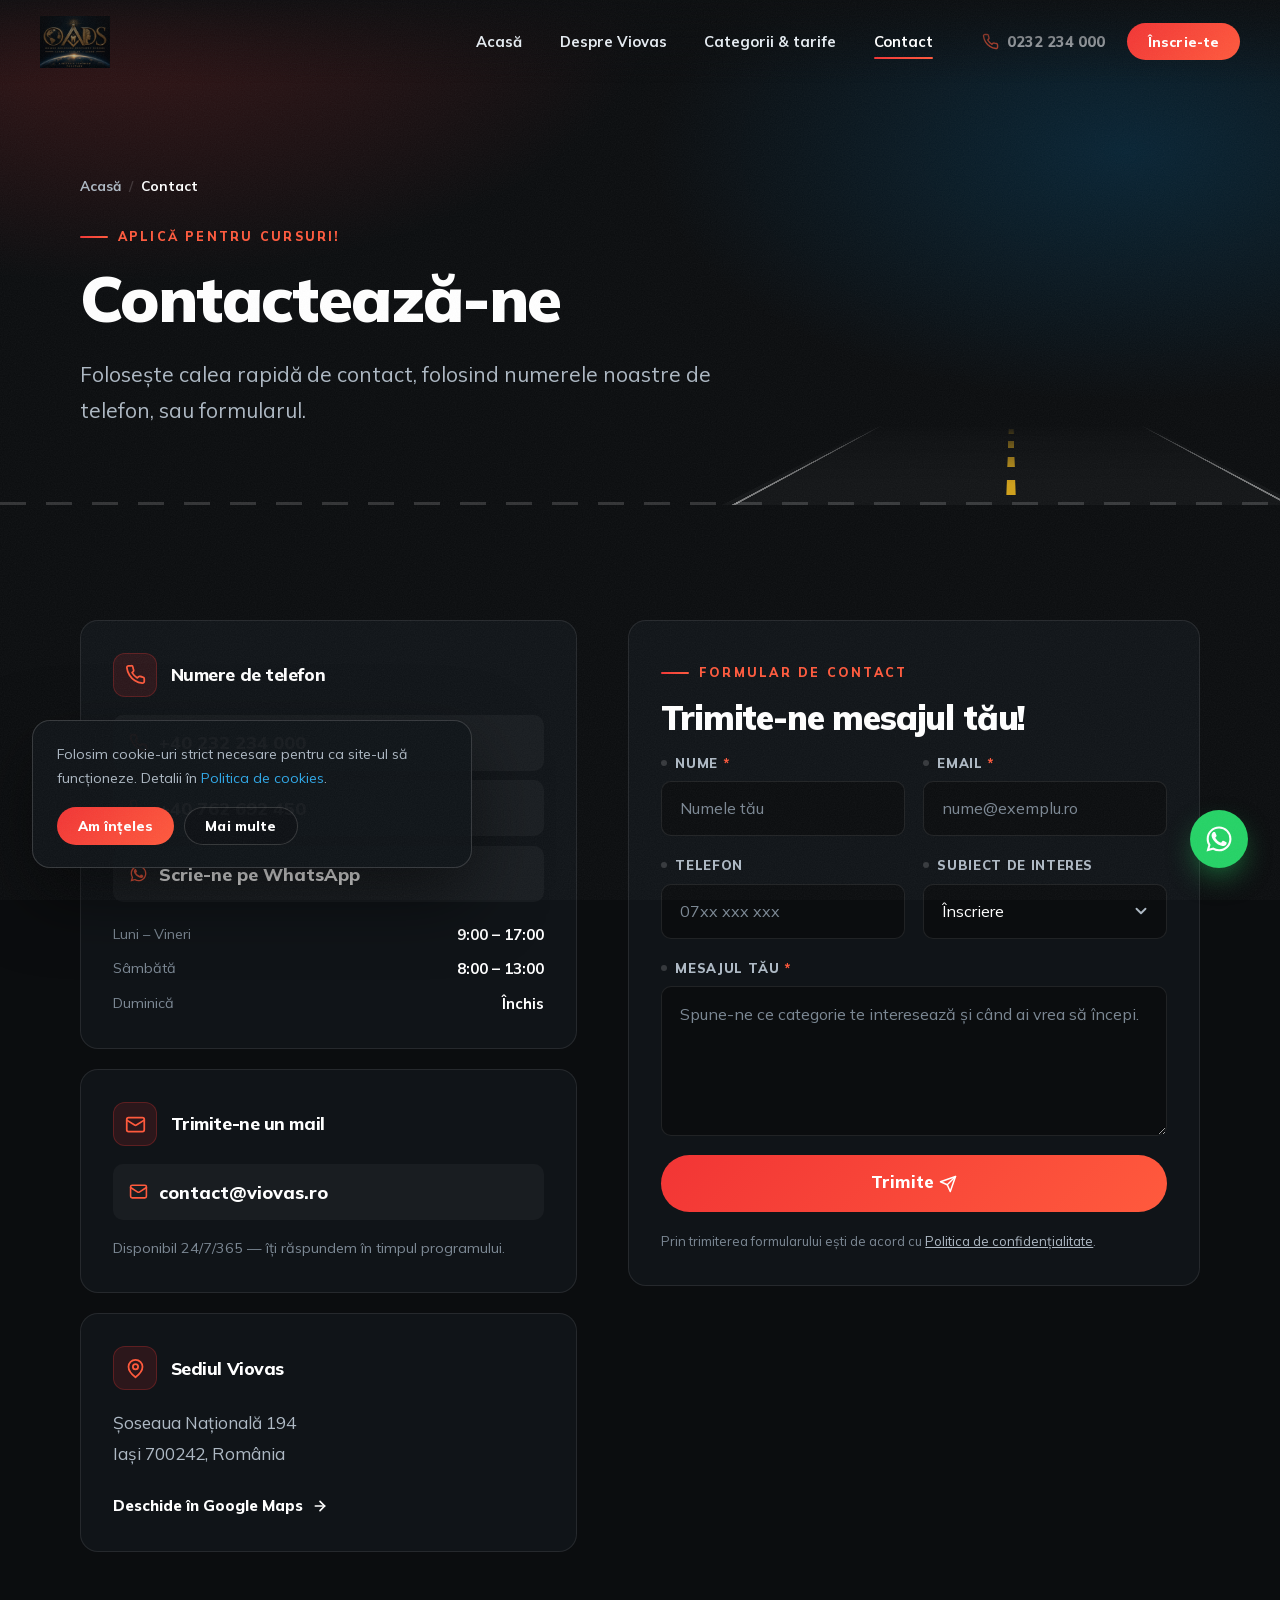
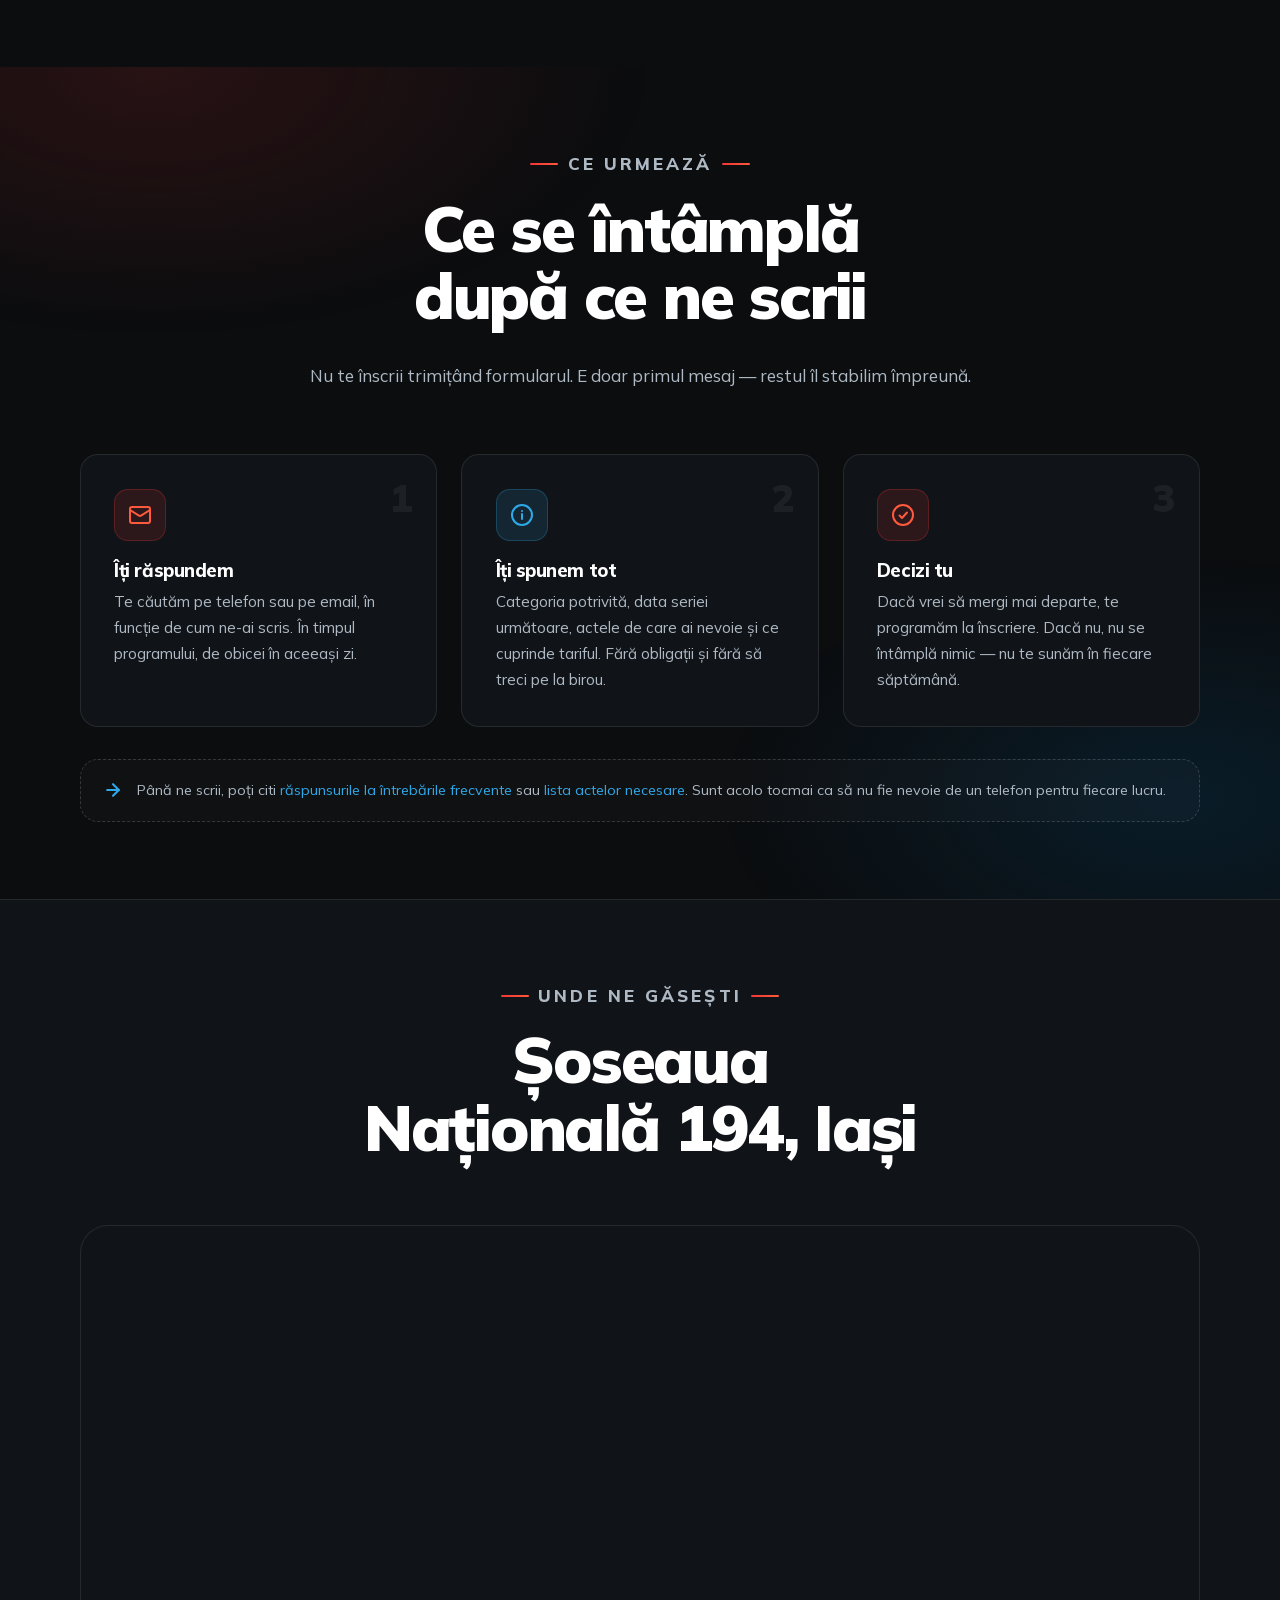
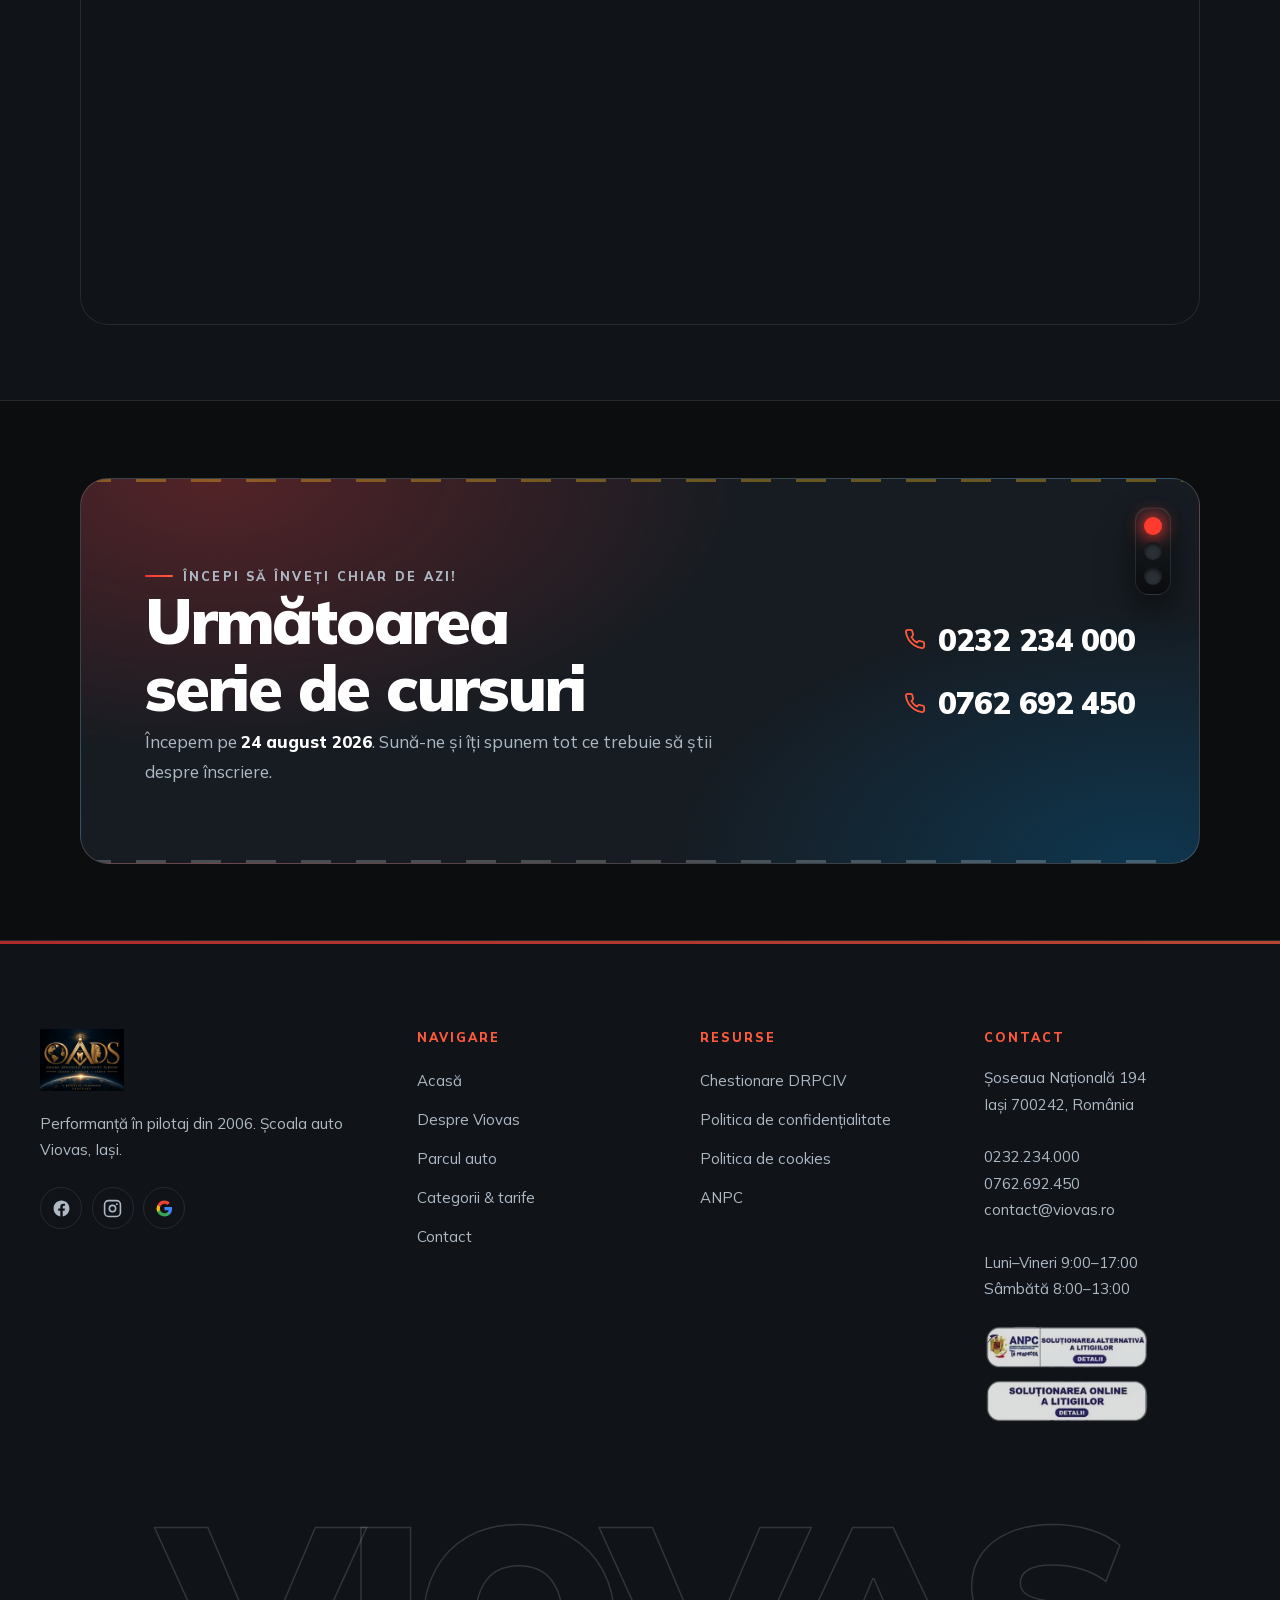
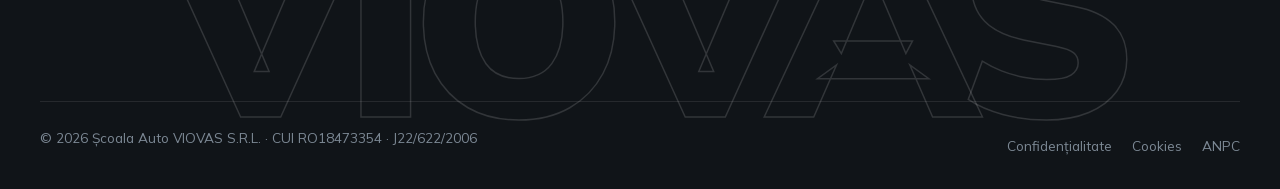
<file: contact.html>
<!DOCTYPE html>
<html lang="ro">
<head>
<meta charset="utf-8">
<meta name="viewport" content="width=device-width, initial-scale=1">
<title>Contact — Școala auto Viovas Iași | 0232 234 000</title>
<meta name="description" content="Contactează Școala Auto Viovas din Iași: 0232 234 000, 0762 692 450, contact@viovas.ro. Șoseaua Națională 194, Iași. Luni–Vineri 9:00–17:00, Sâmbătă 8:00–13:00.">
<link rel="canonical" href="https://www.viovas.ro/contact.html">

<meta property="og:type" content="website">
<meta property="og:locale" content="ro_RO">
<meta property="og:site_name" content="Viovas">
<meta property="og:url" content="https://www.viovas.ro/contact.html">
<meta property="og:title" content="Contact — Școala auto Viovas Iași | 0232 234 000">
<meta property="og:description" content="Contactează Școala Auto Viovas din Iași: 0232 234 000, 0762 692 450, contact@viovas.ro. Șoseaua Națională 194, Iași. Luni–Vineri 9:00–17:00, Sâmbătă 8:00–13:00.">
<meta property="og:image" content="https://www.viovas.ro/assets/img/og-image.jpg">
<meta property="og:image:alt" content="Școala auto Viovas, Iași">
<meta property="og:image:width" content="1200">
<meta property="og:image:height" content="630">
<meta name="twitter:card" content="summary_large_image">
<meta name="twitter:image:alt" content="Școala auto Viovas, Iași">
<meta name="twitter:title" content="Contact — Școala auto Viovas Iași | 0232 234 000">
<meta name="twitter:description" content="Contactează Școala Auto Viovas din Iași: 0232 234 000, 0762 692 450, contact@viovas.ro. Șoseaua Națională 194, Iași. Luni–Vineri 9:00–17:00, Sâmbătă 8:00–13:00.">
<meta name="twitter:image" content="https://www.viovas.ro/assets/img/og-image.jpg">

<meta name="theme-color" content="#0B0D0F">
<link rel="icon" href="assets/img/favicon-32.png" sizes="32x32">
<link rel="apple-touch-icon" href="assets/img/favicon-180.png">
<link rel="manifest" href="site.webmanifest">

<link rel="preload" href="assets/fonts/mulish-latin.woff2" as="font" type="font/woff2" crossorigin>
<link rel="preload" href="assets/fonts/mulish-latin-ext.woff2" as="font" type="font/woff2" crossorigin>
<link rel="stylesheet" href="assets/css/style.css?v=5">
<script>document.documentElement.classList.add('js');</script>
<script type="application/ld+json">
{
  "@context": "https://schema.org",
  "@type": "DrivingSchool",
  "@id": "https://www.viovas.ro/#organization",
  "name": "Școala Auto VIOVAS S.R.L.",
  "alternateName": "Viovas",
  "slogan": "Performanță în pilotaj",
  "url": "https://www.viovas.ro/",
  "logo": "https://www.viovas.ro/assets/img/logo.png",
  "image": "https://www.viovas.ro/assets/img/og-image.jpg",
  "description": "Școală auto în Iași, activă din 2006. Cursuri pentru categoriile A/A1, B, C, CE și D.",
  "foundingDate": "2006",
  "vatID": "RO18473354",
  "email": "contact@viovas.ro",
  "telephone": "+40232234000",
  "priceRange": "1700–3300 RON",
  "currenciesAccepted": "RON",
  "address": {
    "@type": "PostalAddress",
    "streetAddress": "Șoseaua Națională 194",
    "addressLocality": "Iași",
    "postalCode": "700242",
    "addressRegion": "Iași",
    "addressCountry": "RO"
  },
  "geo": {
    "@type": "GeoCoordinates",
    "latitude": 47.152197,
    "longitude": 27.586074
  },
  "hasMap": "https://maps.google.com/?cid=13117318932686493005",
  "areaServed": {
    "@type": "City",
    "name": "Iași"
  },
  "openingHoursSpecification": [
    {
      "@type": "OpeningHoursSpecification",
      "dayOfWeek": [
        "Monday",
        "Tuesday",
        "Wednesday",
        "Thursday",
        "Friday"
      ],
      "opens": "09:00",
      "closes": "17:00"
    },
    {
      "@type": "OpeningHoursSpecification",
      "dayOfWeek": "Saturday",
      "opens": "08:00",
      "closes": "13:00"
    }
  ],
  "sameAs": [
    "https://www.facebook.com/viovas.ro",
    "https://www.instagram.com/viovas.ro/"
  ],
  "contactPoint": [
    {
      "@type": "ContactPoint",
      "telephone": "+40762692450",
      "contactType": "customer service",
      "areaServed": "RO",
      "availableLanguage": "Romanian"
    }
  ],
  "hasOfferCatalog": {
    "@type": "OfferCatalog",
    "name": "Categorii de permis",
    "itemListElement": [
      {
        "@type": "Offer",
        "name": "Categoria A / A1",
        "price": "3000",
        "priceCurrency": "RON",
        "category": "A"
      },
      {
        "@type": "Offer",
        "name": "Categoria B",
        "price": "3000",
        "priceCurrency": "RON",
        "category": "B"
      },
      {
        "@type": "Offer",
        "name": "Categoria C (MAN)",
        "price": "3000",
        "priceCurrency": "RON",
        "category": "C"
      },
      {
        "@type": "Offer",
        "name": "Categoria CE (MAN)",
        "price": "1700",
        "priceCurrency": "RON",
        "category": "CE"
      },
      {
        "@type": "Offer",
        "name": "Categoria C (Mercedes)",
        "price": "3300",
        "priceCurrency": "RON",
        "category": "C"
      },
      {
        "@type": "Offer",
        "name": "Categoria CE (Mercedes)",
        "price": "2500",
        "priceCurrency": "RON",
        "category": "CE"
      },
      {
        "@type": "Offer",
        "name": "Categoria D (Mercedes)",
        "price": "3000",
        "priceCurrency": "RON",
        "category": "D"
      }
    ]
  }
}
</script>
<script type="application/ld+json">
{
  "@context": "https://schema.org",
  "@type": "BreadcrumbList",
  "itemListElement": [
    { "@type": "ListItem", "position": 1, "name": "Acasă", "item": "https://www.viovas.ro/" },
    { "@type": "ListItem", "position": 2, "name": "Contact", "item": "https://www.viovas.ro/contact.html" }
  ]
}
</script>
</head>

<body>
<a class="skip-link" href="#main">Sari la conținut</a>

<!-- ===================== SPRITE DE ICONURI ===================== -->
<svg xmlns="http://www.w3.org/2000/svg" style="display:none" aria-hidden="true" focusable="false"><symbol id="i-phone" viewBox="0 0 24 24" fill="none" stroke="currentColor" stroke-width="2" stroke-linecap="round" stroke-linejoin="round"><path d="M22 16.92v3a2 2 0 0 1-2.18 2 19.79 19.79 0 0 1-8.63-3.07 19.5 19.5 0 0 1-6-6 19.79 19.79 0 0 1-3.07-8.67A2 2 0 0 1 4.11 2h3a2 2 0 0 1 2 1.72c.13.96.36 1.9.7 2.81a2 2 0 0 1-.45 2.11L8.09 9.91a16 16 0 0 0 6 6l1.27-1.27a2 2 0 0 1 2.11-.45c.9.34 1.85.57 2.81.7A2 2 0 0 1 22 16.92z"/></symbol>
<symbol id="i-mail" viewBox="0 0 24 24" fill="none" stroke="currentColor" stroke-width="2" stroke-linecap="round" stroke-linejoin="round"><rect x="2" y="4" width="20" height="16" rx="2"/><path d="m22 7-8.97 5.7a1.94 1.94 0 0 1-2.06 0L2 7"/></symbol>
<symbol id="i-pin" viewBox="0 0 24 24" fill="none" stroke="currentColor" stroke-width="2" stroke-linecap="round" stroke-linejoin="round"><path d="M20 10c0 6-8 12-8 12s-8-6-8-12a8 8 0 0 1 16 0z"/><circle cx="12" cy="10" r="3"/></symbol>
<symbol id="i-clock" viewBox="0 0 24 24" fill="none" stroke="currentColor" stroke-width="2" stroke-linecap="round" stroke-linejoin="round"><circle cx="12" cy="12" r="10"/><polyline points="12 6 12 12 16 14"/></symbol>
<symbol id="i-arrow" viewBox="0 0 24 24" fill="none" stroke="currentColor" stroke-width="2.5" stroke-linecap="round" stroke-linejoin="round"><line x1="5" y1="12" x2="19" y2="12"/><polyline points="12 5 19 12 12 19"/></symbol>
<symbol id="i-check" viewBox="0 0 24 24" fill="none" stroke="currentColor" stroke-width="3" stroke-linecap="round" stroke-linejoin="round"><polyline points="20 6 9 17 4 12"/></symbol>
<symbol id="i-star" viewBox="0 0 24 24" fill="currentColor"><path d="m12 17.27 5.18 3.13-1.37-5.9 4.58-3.96-6.03-.52L12 4.5 9.64 10.02l-6.03.52 4.58 3.96-1.37 5.9z"/></symbol>
<symbol id="i-whatsapp" viewBox="0 0 24 24" fill="currentColor"><path d="M17.47 14.38c-.3-.15-1.75-.86-2.02-.96-.27-.1-.47-.15-.67.15-.2.3-.77.96-.94 1.16-.17.2-.35.22-.64.07-.3-.15-1.25-.46-2.38-1.47-.88-.78-1.47-1.75-1.65-2.05-.17-.3-.02-.46.13-.6.13-.14.3-.35.45-.52.15-.17.2-.3.3-.5.1-.2.05-.37-.02-.52-.08-.15-.67-1.6-.92-2.2-.24-.58-.49-.5-.67-.51h-.57c-.2 0-.52.07-.79.37-.27.3-1.04 1.01-1.04 2.47s1.06 2.86 1.21 3.06c.15.2 2.1 3.2 5.08 4.49.71.3 1.26.49 1.69.63.71.22 1.36.19 1.87.12.57-.09 1.75-.72 2-1.41.25-.69.25-1.28.17-1.41-.07-.13-.27-.2-.57-.35zM12.04 2C6.58 2 2.13 6.45 2.13 11.91c0 1.75.46 3.45 1.32 4.95L2 22l5.25-1.38a9.87 9.87 0 0 0 4.79 1.22h.01c5.46 0 9.91-4.45 9.91-9.91 0-2.65-1.03-5.14-2.9-7.01A9.82 9.82 0 0 0 12.04 2zm0 18.15h-.01a8.2 8.2 0 0 1-4.19-1.15l-.3-.18-3.12.82.83-3.04-.2-.31a8.19 8.19 0 0 1-1.26-4.38c0-4.54 3.7-8.24 8.25-8.24a8.2 8.2 0 0 1 8.24 8.25c0 4.54-3.7 8.23-8.24 8.23z"/></symbol>
<symbol id="i-facebook" viewBox="0 0 24 24" fill="currentColor"><path d="M22 12.06C22 6.5 17.52 2 12 2S2 6.5 2 12.06c0 5.02 3.66 9.18 8.44 9.94v-7.03H7.9v-2.91h2.54V9.85c0-2.52 1.49-3.91 3.77-3.91 1.1 0 2.24.2 2.24.2v2.46h-1.26c-1.24 0-1.63.78-1.63 1.57v1.89h2.78l-.45 2.91h-2.33V22C18.34 21.24 22 17.08 22 12.06z"/></symbol>
<symbol id="i-instagram" viewBox="0 0 24 24" fill="none" stroke="currentColor" stroke-width="2" stroke-linecap="round" stroke-linejoin="round"><rect x="2" y="2" width="20" height="20" rx="5"/><circle cx="12" cy="12" r="4"/><circle cx="17.5" cy="6.5" r="1.2" fill="currentColor" stroke="none"/></symbol>
<symbol id="i-google" viewBox="0 0 24 24"><path fill="#4285F4" d="M21.6 12.23c0-.71-.06-1.4-.18-2.05H12v3.88h5.38a4.6 4.6 0 0 1-2 3.02v2.51h3.24c1.89-1.74 2.98-4.3 2.98-7.36z"/><path fill="#34A853" d="M12 22c2.7 0 4.96-.9 6.62-2.41l-3.24-2.51c-.9.6-2.04.96-3.38.96-2.6 0-4.8-1.76-5.59-4.12H3.06v2.59A10 10 0 0 0 12 22z"/><path fill="#FBBC05" d="M6.41 13.92a6 6 0 0 1 0-3.83V7.5H3.06a10 10 0 0 0 0 9l3.35-2.58z"/><path fill="#EA4335" d="M12 5.95c1.47 0 2.78.5 3.82 1.5l2.86-2.86C16.95 2.99 14.7 2 12 2a10 10 0 0 0-8.94 5.5l3.35 2.59C7.2 7.72 9.4 5.95 12 5.95z"/></symbol>
<symbol id="i-car" viewBox="0 0 24 24" fill="none" stroke="currentColor" stroke-width="2" stroke-linecap="round" stroke-linejoin="round"><path d="M5 17h14M6.5 17a1.5 1.5 0 1 1-3 0 1.5 1.5 0 0 1 3 0zM20.5 17a1.5 1.5 0 1 1-3 0 1.5 1.5 0 0 1 3 0z"/><path d="M3 17v-4.2a2 2 0 0 1 .3-1.05l2.2-3.5A2 2 0 0 1 7.2 7.3h9.6a2 2 0 0 1 1.7.95l2.2 3.5A2 2 0 0 1 21 12.8V17"/><path d="M4 12h16"/></symbol>
<symbol id="i-bike" viewBox="0 0 24 24" fill="none" stroke="currentColor" stroke-width="2" stroke-linecap="round" stroke-linejoin="round"><circle cx="5" cy="17" r="3"/><circle cx="19" cy="17" r="3"/><path d="M8 17h6l-3-6 4-2 2 3h2M9 7h3"/></symbol>
<symbol id="i-truck" viewBox="0 0 24 24" fill="none" stroke="currentColor" stroke-width="2" stroke-linecap="round" stroke-linejoin="round"><path d="M2 16V7a1 1 0 0 1 1-1h11v10"/><path d="M14 10h4l3 3.5V16"/><circle cx="7" cy="18" r="2"/><circle cx="17" cy="18" r="2"/><path d="M9 18h6"/></symbol>
<symbol id="i-bus" viewBox="0 0 24 24" fill="none" stroke="currentColor" stroke-width="2" stroke-linecap="round" stroke-linejoin="round"><rect x="3" y="4" width="18" height="13" rx="2"/><path d="M3 11h18M8 4v7M16 4v7"/><circle cx="7.5" cy="19" r="1.5"/><circle cx="16.5" cy="19" r="1.5"/></symbol>
<symbol id="i-calendar" viewBox="0 0 24 24" fill="none" stroke="currentColor" stroke-width="2" stroke-linecap="round" stroke-linejoin="round"><rect x="3" y="5" width="18" height="16" rx="2"/><path d="M16 3v4M8 3v4M3 11h18"/></symbol>
<symbol id="i-shield" viewBox="0 0 24 24" fill="none" stroke="currentColor" stroke-width="2" stroke-linecap="round" stroke-linejoin="round"><path d="M12 2 4 5.5v6c0 4.7 3.4 8.9 8 10.5 4.6-1.6 8-5.8 8-10.5v-6z"/><polyline points="9 12 11 14 15 10"/></symbol>
<symbol id="i-trophy" viewBox="0 0 24 24" fill="none" stroke="currentColor" stroke-width="2" stroke-linecap="round" stroke-linejoin="round"><path d="M8 3h8v6a4 4 0 0 1-8 0z"/><path d="M8 5H5v1a3 3 0 0 0 3 3M16 5h3v1a3 3 0 0 1-3 3"/><path d="M12 13v4M9 21h6l-.5-4h-5z"/></symbol>
<symbol id="i-tag" viewBox="0 0 24 24" fill="none" stroke="currentColor" stroke-width="2" stroke-linecap="round" stroke-linejoin="round"><path d="M20.6 13.4 12 4.8H4.8V12l8.6 8.6a2 2 0 0 0 2.8 0l4.4-4.4a2 2 0 0 0 0-2.8z"/><circle cx="8.5" cy="8.5" r="1.3"/></symbol>
<symbol id="i-book" viewBox="0 0 24 24" fill="none" stroke="currentColor" stroke-width="2" stroke-linecap="round" stroke-linejoin="round"><path d="M2 4h6a3 3 0 0 1 3 3v13a2.5 2.5 0 0 0-2.5-2H2z"/><path d="M22 4h-6a3 3 0 0 0-3 3v13a2.5 2.5 0 0 1 2.5-2H22z"/></symbol>
<symbol id="i-sign" viewBox="0 0 24 24" fill="none" stroke="currentColor" stroke-width="2" stroke-linecap="round" stroke-linejoin="round"><path d="m12 2 8 8-8 8-8-8z"/><path d="M12 8v3M12 14h.01"/><path d="M12 18v4"/></symbol>
<symbol id="i-wheel" viewBox="0 0 24 24" fill="none" stroke="currentColor" stroke-width="2" stroke-linecap="round" stroke-linejoin="round"><circle cx="12" cy="12" r="9"/><circle cx="12" cy="12" r="3"/><path d="M12 3v6M3.5 16.5 9 13.5M20.5 16.5 15 13.5"/></symbol>
<symbol id="i-cone" viewBox="0 0 24 24" fill="none" stroke="currentColor" stroke-width="2" stroke-linecap="round" stroke-linejoin="round"><path d="M9.3 4.7 4 20h16L14.7 4.7A1.5 1.5 0 0 0 13.3 4h-2.6a1.5 1.5 0 0 0-1.4.7z"/><path d="M7 13h10M8 9h8M2 20h20"/></symbol>
<symbol id="i-info" viewBox="0 0 24 24" fill="none" stroke="currentColor" stroke-width="2" stroke-linecap="round" stroke-linejoin="round"><circle cx="12" cy="12" r="10"/><path d="M12 16v-5M12 8h.01"/></symbol>
<symbol id="i-ok" viewBox="0 0 24 24" fill="none" stroke="currentColor" stroke-width="2" stroke-linecap="round" stroke-linejoin="round"><circle cx="12" cy="12" r="10"/><polyline points="8.5 12.5 11 15 16 9.5"/></symbol>
<symbol id="i-alert" viewBox="0 0 24 24" fill="none" stroke="currentColor" stroke-width="2" stroke-linecap="round" stroke-linejoin="round"><circle cx="12" cy="12" r="10"/><path d="M12 7v6M12 16h.01"/></symbol>
<symbol id="i-send" viewBox="0 0 24 24" fill="none" stroke="currentColor" stroke-width="2" stroke-linecap="round" stroke-linejoin="round"><path d="m22 2-7 20-4-9-9-4z"/><path d="M22 2 11 13"/></symbol>
<symbol id="i-cap" viewBox="0 0 24 24" fill="none" stroke="currentColor" stroke-width="2" stroke-linecap="round" stroke-linejoin="round"><path d="M22 9 12 4 2 9l10 5z"/><path d="M6 11.5V16c0 1.4 2.7 2.5 6 2.5s6-1.1 6-2.5v-4.5"/></symbol>
<symbol id="i-users" viewBox="0 0 24 24" fill="none" stroke="currentColor" stroke-width="2" stroke-linecap="round" stroke-linejoin="round"><path d="M16 21v-2a4 4 0 0 0-4-4H6a4 4 0 0 0-4 4v2"/><circle cx="9" cy="7" r="4"/><path d="M22 21v-2a4 4 0 0 0-3-3.87M16 3.13a4 4 0 0 1 0 7.75"/></symbol>
</svg>

<!-- ===================== ANTET ===================== -->
<header class="header">
  <div class="header__inner">
    <a class="brand" href="index.html" aria-label="Viovas — acasă">
      <img src="assets/img/logo.png" srcset="assets/img/logo.png 1x, assets/img/logo@2x.png 2x"
           width="200" height="148" alt="Viovas — Performanță în pilotaj">
    </a>

    <nav class="nav" aria-label="Navigație principală">
      <a class="nav__link" href="index.html">Acasă</a>
      <a class="nav__link" href="despre.html">Despre Viovas</a>
      <a class="nav__link" href="categorii.html">Categorii &amp; tarife</a>
      <a class="nav__link" href="contact.html" aria-current="page">Contact</a>
    </nav>

    <div class="header__cta">
      <a class="header__phone" href="tel:+40232234000">
        <svg class="ico" aria-hidden="true"><use href="#i-phone"/></svg>0232 234 000
      </a>
      <a class="btn btn--sm" href="contact.html">Înscrie-te</a>
      <button class="burger" type="button" aria-expanded="false" aria-controls="drawer" aria-label="Deschide meniul">
        <span></span><span></span><span></span>
      </button>
    </div>
  </div>
</header>

<!-- ===================== MENIU MOBIL ===================== -->
<div class="drawer" id="drawer" aria-hidden="true">
  <nav class="drawer__nav" aria-label="Navigație mobilă">
    <a class="drawer__link" href="index.html"><span>01</span>Acasă</a>
    <a class="drawer__link" href="despre.html"><span>02</span>Despre Viovas</a>
    <a class="drawer__link" href="categorii.html"><span>03</span>Categorii &amp; tarife</a>
    <a class="drawer__link" href="contact.html" aria-current="page"><span>04</span>Contact</a>
  </nav>
  <div class="drawer__foot">
    <a class="drawer__phone" href="tel:+40232234000"><svg class="ico" aria-hidden="true"><use href="#i-phone"/></svg>0232 234 000</a>
    <a class="drawer__phone" href="tel:+40762692450"><svg class="ico" aria-hidden="true"><use href="#i-phone"/></svg>0762 692 450</a>
    <a class="btn btn--block" href="contact.html">Programează-te la cursuri</a>
  </div>
</div>

<main id="main">
  <!-- ===================== ANTET PAGINĂ ===================== -->
  <section class="pagehead">
    <div class="wrap">
      <ol class="crumbs">
        <li><a href="index.html">Acasă</a></li>
        <li aria-current="page">Contact</li>
      </ol>
      <p class="eyebrow">Aplică pentru cursuri!</p>
      <h1>Contactează-ne</h1>
      <p class="lead pagehead__intro">Folosește calea rapidă de contact, folosind numerele noastre de telefon, sau formularul.</p>
    </div>
  </section>

  <!-- ===================== CONTACT ===================== -->
  <section class="section">
    <div class="wrap">
      <h2 class="visually-hidden">Date de contact</h2>
      <div class="contact-grid">

        <!-- Coloana de informații -->
        <div data-reveal>
          <div class="info-card">
            <div class="info-card__head">
              <span class="info-card__ico"><svg class="ico" aria-hidden="true"><use href="#i-phone"/></svg></span>
              <h3>Numere de telefon</h3>
            </div>
            <a class="phone-link" href="tel:+40232234000">
              <svg class="ico" aria-hidden="true"><use href="#i-phone"/></svg> +40 232 234 000
            </a>
            <a class="phone-link" href="tel:+40762692450">
              <svg class="ico" aria-hidden="true"><use href="#i-phone"/></svg> +40 762 692 450
            </a>
            <a class="phone-link" href="https://api.whatsapp.com/send?phone=40762692450&amp;text=Bun%C4%83%20ziua%2C%20a%C8%99%20vrea%20informa%C8%9Bii%20despre%20cursurile%20Viovas." target="_blank" rel="noopener noreferrer">
              <svg class="ico u-wa" aria-hidden="true"><use href="#i-whatsapp"/></svg> Scrie-ne pe WhatsApp
            </a>
            <ul class="info-list u-mt">
              <li><span class="k">Luni – Vineri</span> <span class="v">9:00 – 17:00</span></li>
              <li><span class="k">Sâmbătă</span> <span class="v">8:00 – 13:00</span></li>
              <li><span class="k">Duminică</span> <span class="v">Închis</span></li>
            </ul>
          </div>

          <div class="info-card">
            <div class="info-card__head">
              <span class="info-card__ico"><svg class="ico" aria-hidden="true"><use href="#i-mail"/></svg></span>
              <h3>Trimite-ne un mail</h3>
            </div>
            <a class="phone-link" href="mailto:contact@viovas.ro">
              <svg class="ico" aria-hidden="true"><use href="#i-mail"/></svg> contact@viovas.ro
            </a>
            <p class="u-note">Disponibil 24/7/365 — îți răspundem în timpul programului.</p>
          </div>

          <div class="info-card">
            <div class="info-card__head">
              <span class="info-card__ico"><svg class="ico" aria-hidden="true"><use href="#i-pin"/></svg></span>
              <h3>Sediul Viovas</h3>
            </div>
            <address class="u-addr">
              Șoseaua Națională 194<br>
              Iași 700242, România
            </address>
            <p class="u-mt">
              <a class="arrow-link" href="https://maps.google.com/?cid=13117318932686493005" target="_blank" rel="noopener noreferrer">
                Deschide în Google Maps <svg class="ico" aria-hidden="true"><use href="#i-arrow"/></svg>
              </a>
            </p>
          </div>
        </div>

        <!-- Formular -->
        <div data-reveal>
          <div class="info-card">
            <p class="eyebrow">Formular de contact</p>
            <h2 class="h-sm">Trimite-ne mesajul tău!</h2>

            <form class="form" id="contact-form" method="post" novalidate>
              <div class="form__row">
                <div class="field">
                  <label for="f-nume">Nume <span class="req" aria-hidden="true">*</span></label>
                  <input id="f-nume" name="nume" type="text" autocomplete="name" required
                         placeholder="Numele tău" aria-describedby="e-nume">
                  <span class="field__err" id="e-nume" role="alert"></span>
                </div>
                <div class="field">
                  <label for="f-email">Email <span class="req" aria-hidden="true">*</span></label>
                  <input id="f-email" name="email" type="email" autocomplete="email" required
                         placeholder="nume@exemplu.ro" aria-describedby="e-email">
                  <span class="field__err" id="e-email" role="alert"></span>
                </div>
              </div>

              <div class="form__row">
                <div class="field">
                  <label for="f-tel">Telefon</label>
                  <input id="f-tel" name="telefon" type="tel" autocomplete="tel"
                         placeholder="07xx xxx xxx" aria-describedby="e-tel">
                  <span class="field__err" id="e-tel" role="alert"></span>
                </div>
                <div class="field">
                  <label for="f-subiect">Subiect de interes</label>
                  <select id="f-subiect" name="subiect" aria-describedby="e-subiect">
                    <option value="Înscriere">Înscriere</option>
                    <option value="Contact">Contact</option>
                    <option value="Alt subiect">Alt subiect</option>
                  </select>
                  <span class="field__err" id="e-subiect" role="alert"></span>
                </div>
              </div>

              <div class="field">
                <label for="f-mesaj">Mesajul tău <span class="req" aria-hidden="true">*</span></label>
                <textarea id="f-mesaj" name="mesaj" required
                          placeholder="Spune-ne ce categorie te interesează și când ai vrea să începi."
                          aria-describedby="e-mesaj"></textarea>
                <span class="field__err" id="e-mesaj" role="alert"></span>
              </div>

              <div class="hp" aria-hidden="true">
                <label for="f-bot">Lasă acest câmp gol</label>
                <input id="f-bot" name="botcheck" type="text" tabindex="-1" autocomplete="off">
              </div>

              <button class="btn btn--lg btn--block" type="submit">
                <span class="btn__label">Trimite <svg class="ico" aria-hidden="true"><use href="#i-send"/></svg></span>
              </button>

              <p class="form__msg form__msg--ok" role="status">
                <svg class="ico" aria-hidden="true"><use href="#i-ok"/></svg>
                <span>Mulțumim pentru mesaj! Te contactăm în cel mai scurt timp.</span>
              </p>
              <p class="form__msg form__msg--err" role="alert">
                <svg class="ico" aria-hidden="true"><use href="#i-alert"/></svg>
                <span>A intervenit o eroare. Te rugăm să încerci din nou sau să ne suni la 0232 234 000.</span>
              </p>

              <p class="form__note">
                Prin trimiterea formularului ești de acord cu
                <a href="politica-confidentialitate.html">Politica de confidențialitate</a>.
              </p>
            </form>
          </div>
        </div>

      </div>
    </div>
  </section>

  <!-- ===================== DUPĂ TRIMITERE ===================== -->
  <section class="section section--tight aura">
    <div class="wrap">
      <div class="sec-head sec-head--center" data-reveal>
        <p class="eyebrow">Ce urmează</p>
        <h2>Ce se întâmplă după ce ne scrii</h2>
        <p>Nu te înscrii trimițând formularul. E doar primul mesaj — restul îl stabilim împreună.</p>
      </div>

      <div class="feat-grid feat-grid--3">
        <article class="feat" data-reveal>
          <span class="feat__step" aria-hidden="true">1</span>
          <div class="feat__ico"><svg class="ico" aria-hidden="true"><use href="#i-mail"/></svg></div>
          <h3>Îți răspundem</h3>
          <p>Te căutăm pe telefon sau pe email, în funcție de cum ne-ai scris. În timpul programului, de obicei în aceeași zi.</p>
        </article>
        <article class="feat feat--blue" data-reveal>
          <span class="feat__step" aria-hidden="true">2</span>
          <div class="feat__ico"><svg class="ico" aria-hidden="true"><use href="#i-info"/></svg></div>
          <h3>Îți spunem tot</h3>
          <p>Categoria potrivită, data seriei următoare, actele de care ai nevoie și ce cuprinde tariful. Fără obligații și fără să treci pe la birou.</p>
        </article>
        <article class="feat" data-reveal>
          <span class="feat__step" aria-hidden="true">3</span>
          <div class="feat__ico"><svg class="ico" aria-hidden="true"><use href="#i-ok"/></svg></div>
          <h3>Decizi tu</h3>
          <p>Dacă vrei să mergi mai departe, te programăm la înscriere. Dacă nu, nu se întâmplă nimic — nu te sunăm în fiecare săptămână.</p>
        </article>
      </div>

      <p class="price-note u-mt-2" data-reveal>
        <svg class="ico" aria-hidden="true"><use href="#i-arrow"/></svg>
        <span>Până ne scrii, poți citi <a href="index.html#intrebari">răspunsurile la întrebările frecvente</a> sau <a href="categorii.html#acte">lista actelor necesare</a>. Sunt acolo tocmai ca să nu fie nevoie de un telefon pentru fiecare lucru.</span>
      </p>
    </div>
  </section>

  <!-- ===================== HARTĂ ===================== -->
  <section class="section section--alt section--tight">
    <div class="wrap">
      <div class="sec-head sec-head--center" data-reveal>
        <p class="eyebrow">Unde ne găsești</p>
        <h2>Șoseaua Națională 194, Iași</h2>
      </div>
      <div class="map" data-reveal>
        <iframe
          src="https://www.google.com/maps/embed?pb=!1m14!1m8!1m3!1d4563.18975400157!2d27.58607390232772!3d47.152196738568!3m2!1i1024!2i768!4f13.1!3m3!1m2!1s0x40cafba1e08bd5db%3A0xb60c185a21f4a94d!2s%C8%98coala%20Auto%20VIOVAS%20S.R.L.!5e0!3m2!1sro!2sro!4v1674557576016!5m2!1sro!2sro"
          title="Harta cu sediul Școlii Auto Viovas, Șoseaua Națională 194, Iași"
          loading="lazy" referrerpolicy="no-referrer-when-downgrade" allowfullscreen></iframe>
      </div>
    </div>
  </section>

  <!-- ===================== CTA ===================== -->
  <section class="section section--tight">
    <div class="wrap">
      <div class="cta-band" data-reveal>
        <div class="cta-band__inner">
          <div class="cta-band__text">
            <p class="eyebrow">Începi să înveți chiar de azi!</p>
            <h2>Următoarea serie de cursuri</h2>
            <p>Începem pe <strong>24 august 2026</strong>. Sună-ne și îți spunem tot ce trebuie să știi despre înscriere.</p>
          </div>
          <div class="cta-band__phones">
            <a class="phone-xl" href="tel:+40232234000"><svg class="ico" aria-hidden="true"><use href="#i-phone"/></svg>0232 234 000</a>
            <a class="phone-xl" href="tel:+40762692450"><svg class="ico" aria-hidden="true"><use href="#i-phone"/></svg>0762 692 450</a>
          </div>
        </div>
      </div>
    </div>
  </section>
</main>

<!-- ===================== SUBSOL ===================== -->
<footer class="footer">
  <div class="wrap wrap--wide">
    <div class="footer__grid">
      <div class="footer__brand">
        <img src="assets/img/logo.png" srcset="assets/img/logo.png 1x, assets/img/logo@2x.png 2x"
             width="200" height="148" alt="Viovas" loading="lazy">
        <p class="footer__tagline">Performanță în pilotaj din 2006. Școala auto Viovas, Iași.</p>
        <div class="socials">
          <a href="https://www.facebook.com/viovas.ro" target="_blank" rel="noopener noreferrer" aria-label="Viovas pe Facebook">
            <svg class="ico" aria-hidden="true"><use href="#i-facebook"/></svg>
          </a>
          <a href="https://www.instagram.com/viovas.ro/" target="_blank" rel="noopener noreferrer" aria-label="Viovas pe Instagram">
            <svg class="ico" aria-hidden="true"><use href="#i-instagram"/></svg>
          </a>
          <a href="https://g.page/r/CU2p9CFaGAy2EB0/review" target="_blank" rel="noopener noreferrer" aria-label="Viovas pe Google">
            <svg class="ico" aria-hidden="true"><use href="#i-google"/></svg>
          </a>
        </div>
      </div>

      <div>
        <h2 class="footer__h">Navigare</h2>
        <ul>
          <li><a href="index.html">Acasă</a></li>
          <li><a href="despre.html">Despre Viovas</a></li>
          <li><a href="despre.html#parc">Parcul auto</a></li>
          <li><a href="categorii.html">Categorii &amp; tarife</a></li>
          <li><a href="contact.html">Contact</a></li>
        </ul>
      </div>

      <div>
        <h2 class="footer__h">Resurse</h2>
        <ul>
          <li><a href="https://www.drpciv.ro/dlexam" target="_blank" rel="noopener noreferrer">Chestionare DRPCIV</a></li>
          <li><a href="politica-confidentialitate.html">Politica de confidențialitate</a></li>
          <li><a href="politica-de-cookies.html">Politica de cookies</a></li>
          <li><a href="https://anpc.ro/" target="_blank" rel="noopener noreferrer">ANPC</a></li>
        </ul>
      </div>

      <div>
        <h2 class="footer__h">Contact</h2>
        <address>
          Șoseaua Națională 194<br>
          Iași 700242, România<br><br>
          <a href="tel:+40232234000">0232.234.000</a><br>
          <a href="tel:+40762692450">0762.692.450</a><br>
          <a href="mailto:contact@viovas.ro">contact@viovas.ro</a><br><br>
          Luni–Vineri 9:00–17:00<br>
          Sâmbătă 8:00–13:00
        </address>
        <div class="anpc">
          <a href="https://anpc.ro/sal/" target="_blank" rel="noopener noreferrer">
            <img src="assets/img/anpc-sal.webp" alt="ANPC — Soluționarea alternativă a litigiilor" loading="lazy" width="250" height="60">
          </a>
          <a href="https://ec.europa.eu/consumers/odr/main/index.cfm?event=main.home2.show&amp;lng=RO" target="_blank" rel="noopener noreferrer">
            <img src="assets/img/anpc-sol.webp" alt="Soluționarea online a litigiilor" loading="lazy" width="250" height="60">
          </a>
        </div>
      </div>
    </div>

    <div class="footer__bar">
      <p>© <span data-year>2026</span> Școala Auto VIOVAS S.R.L. · CUI RO18473354 · J22/622/2006</p>
      <p class="footer__legal">
        <a href="politica-confidentialitate.html">Confidențialitate</a>
        <a href="politica-de-cookies.html">Cookies</a>
        <a href="https://anpc.ro/" target="_blank" rel="noopener noreferrer">ANPC</a>
      </p>
    </div>
  </div>
</footer>

<!-- ===================== BARĂ MOBILĂ + WHATSAPP ===================== -->
<nav class="actionbar" aria-label="Acțiuni rapide">
  <div class="actionbar__inner">
    <a href="tel:+40232234000"><svg class="ico" aria-hidden="true"><use href="#i-phone"/></svg>Sună</a>
    <a href="https://api.whatsapp.com/send?phone=40762692450&amp;text=Bun%C4%83%20ziua%2C%20a%C8%99%20vrea%20informa%C8%9Bii%20despre%20cursurile%20Viovas." target="_blank" rel="noopener noreferrer"><svg class="ico" aria-hidden="true"><use href="#i-whatsapp"/></svg>WhatsApp</a>
    <a href="contact.html"><svg class="ico" aria-hidden="true"><use href="#i-send"/></svg>Înscrie-te</a>
  </div>
</nav>

<a class="wa-float" href="https://api.whatsapp.com/send?phone=40762692450&amp;text=Bun%C4%83%20ziua%2C%20a%C8%99%20vrea%20informa%C8%9Bii%20despre%20cursurile%20Viovas." target="_blank" rel="noopener noreferrer" aria-label="Scrie-ne pe WhatsApp">
  <svg class="ico" aria-hidden="true"><use href="#i-whatsapp"/></svg>
</a>

<!-- ===================== COOKIE ===================== -->
<div class="cookiebar" role="dialog" aria-live="polite" aria-label="Informare cookies">
  <p>Folosim cookie-uri strict necesare pentru ca site-ul să funcționeze. Detalii în <a href="politica-de-cookies.html">Politica de cookies</a>.</p>
  <div class="cookiebar__actions">
    <button class="btn btn--sm" type="button" data-cookie="accept">Am înțeles</button>
    <a class="btn btn--sm btn--ghost" href="politica-de-cookies.html">Mai multe</a>
  </div>
</div>

<script src="assets/js/main.js?v=5" defer></script>
</body>
</html>
</file>
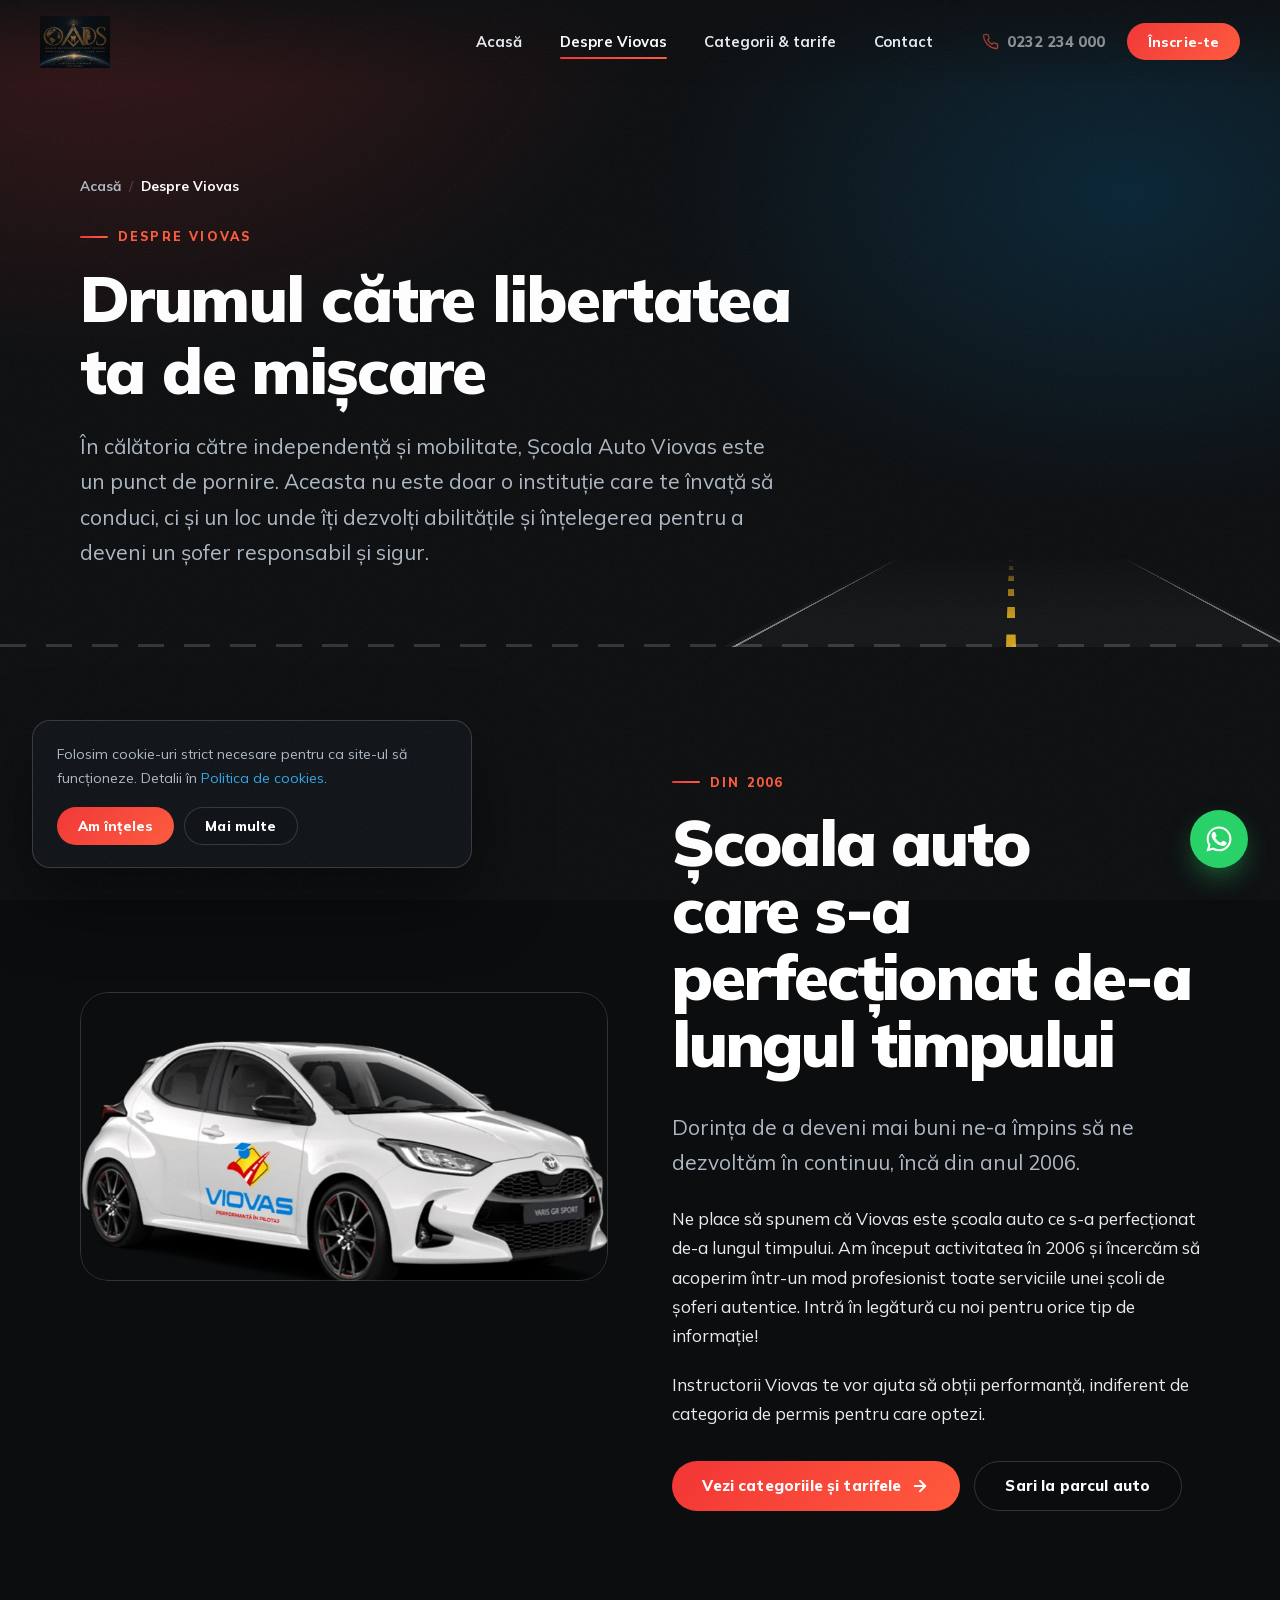
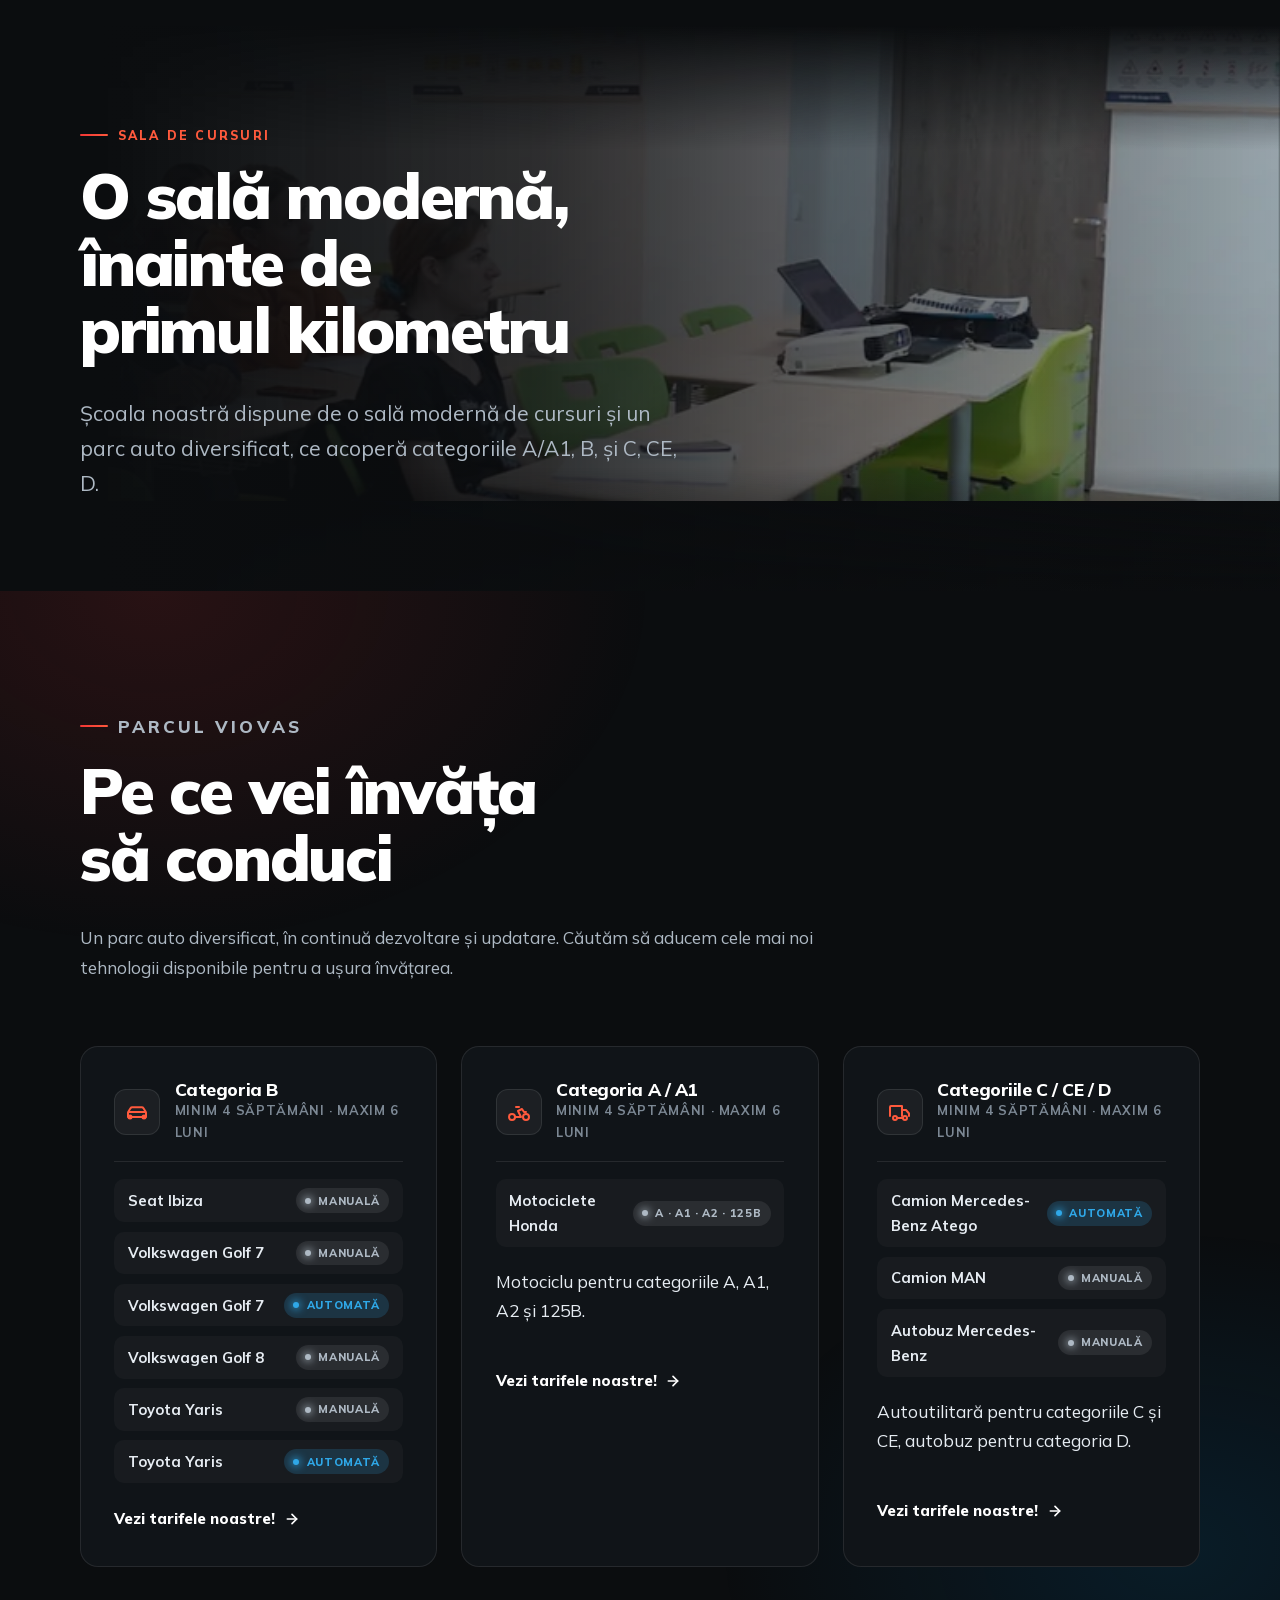
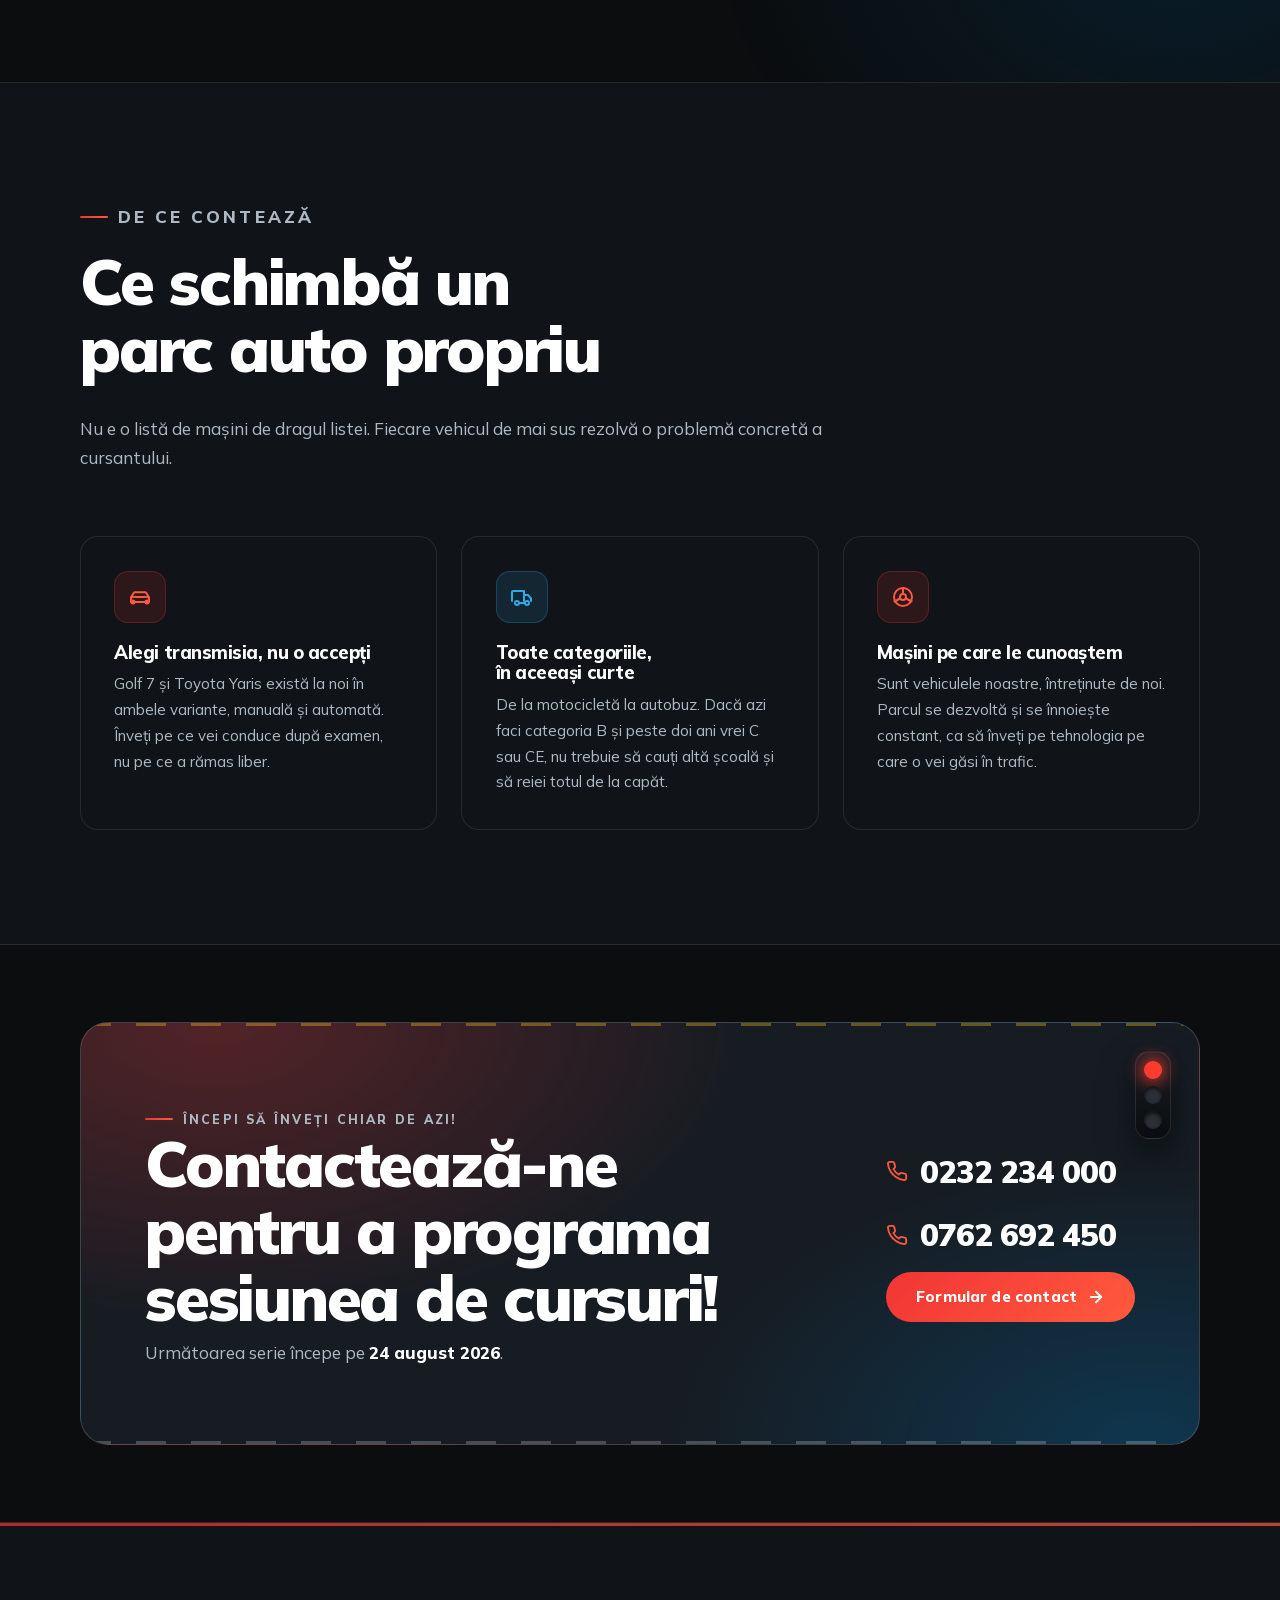
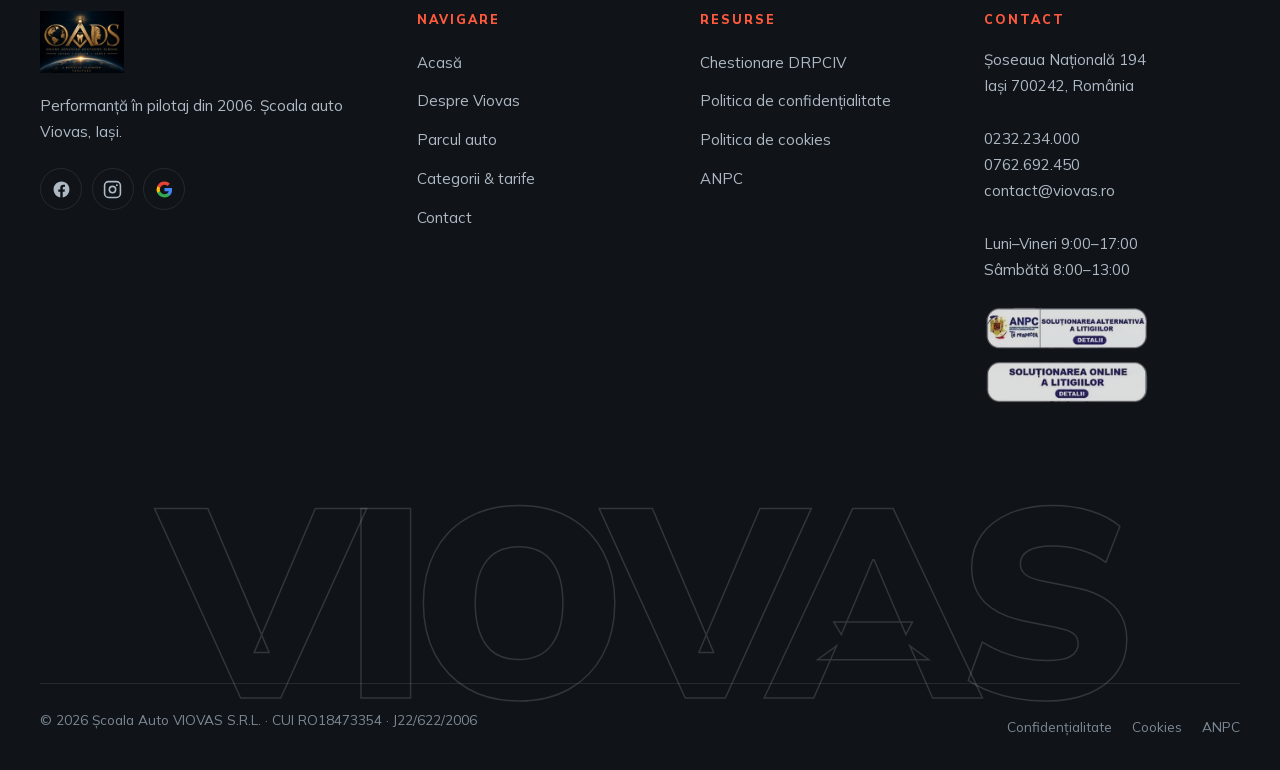
<file: despre.html>
<!DOCTYPE html>
<html lang="ro">
<head>
<meta charset="utf-8">
<meta name="viewport" content="width=device-width, initial-scale=1">
<title>Despre Viovas — Școala auto din Iași din 2006 | Parcul auto</title>
<meta name="description" content="Școala Auto Viovas, Iași, activă din 2006. Sală de curs modernă și parc auto propriu: Golf 7 și 8, Seat Ibiza, Toyota Yaris, motociclete, camioane și autobuz.">
<link rel="canonical" href="https://www.viovas.ro/despre.html">

<meta property="og:type" content="website">
<meta property="og:locale" content="ro_RO">
<meta property="og:site_name" content="Viovas">
<meta property="og:url" content="https://www.viovas.ro/despre.html">
<meta property="og:title" content="Despre Viovas — Școala auto din Iași din 2006 | Parcul auto">
<meta property="og:description" content="Școala Auto Viovas, Iași, activă din 2006. Sală modernă de cursuri și parc auto propriu: Golf 7 și 8, Seat Ibiza, Toyota Yaris, motociclete Honda, camioane MAN și Mercedes, autobuz.">
<meta property="og:image" content="https://www.viovas.ro/assets/img/og-image.jpg">
<meta property="og:image:alt" content="Școala auto Viovas, Iași">
<meta property="og:image:width" content="1200">
<meta property="og:image:height" content="630">
<meta name="twitter:card" content="summary_large_image">
<meta name="twitter:image:alt" content="Școala auto Viovas, Iași">
<meta name="twitter:title" content="Despre Viovas — Școala auto din Iași din 2006 | Parcul auto">
<meta name="twitter:description" content="Școala Auto Viovas, Iași, activă din 2006. Sală modernă de cursuri și parc auto propriu: Golf 7 și 8, Seat Ibiza, Toyota Yaris, motociclete Honda, camioane MAN și Mercedes, autobuz.">
<meta name="twitter:image" content="https://www.viovas.ro/assets/img/og-image.jpg">

<meta name="theme-color" content="#0B0D0F">
<link rel="icon" href="assets/img/favicon-32.png" sizes="32x32">
<link rel="apple-touch-icon" href="assets/img/favicon-180.png">
<link rel="manifest" href="site.webmanifest">

<link rel="preload" href="assets/fonts/mulish-latin.woff2" as="font" type="font/woff2" crossorigin>
<link rel="preload" href="assets/fonts/mulish-latin-ext.woff2" as="font" type="font/woff2" crossorigin>
<link rel="stylesheet" href="assets/css/style.css?v=5">
<script>document.documentElement.classList.add('js');</script>
<script type="application/ld+json">
{
  "@context": "https://schema.org",
  "@type": "BreadcrumbList",
  "itemListElement": [
    { "@type": "ListItem", "position": 1, "name": "Acasă", "item": "https://www.viovas.ro/" },
    { "@type": "ListItem", "position": 2, "name": "Despre Viovas", "item": "https://www.viovas.ro/despre.html" }
  ]
}
</script>
</head>

<body>
<a class="skip-link" href="#main">Sari la conținut</a>

<!-- ===================== SPRITE DE ICONURI ===================== -->
<svg xmlns="http://www.w3.org/2000/svg" style="display:none" aria-hidden="true" focusable="false"><symbol id="i-phone" viewBox="0 0 24 24" fill="none" stroke="currentColor" stroke-width="2" stroke-linecap="round" stroke-linejoin="round"><path d="M22 16.92v3a2 2 0 0 1-2.18 2 19.79 19.79 0 0 1-8.63-3.07 19.5 19.5 0 0 1-6-6 19.79 19.79 0 0 1-3.07-8.67A2 2 0 0 1 4.11 2h3a2 2 0 0 1 2 1.72c.13.96.36 1.9.7 2.81a2 2 0 0 1-.45 2.11L8.09 9.91a16 16 0 0 0 6 6l1.27-1.27a2 2 0 0 1 2.11-.45c.9.34 1.85.57 2.81.7A2 2 0 0 1 22 16.92z"/></symbol>
<symbol id="i-mail" viewBox="0 0 24 24" fill="none" stroke="currentColor" stroke-width="2" stroke-linecap="round" stroke-linejoin="round"><rect x="2" y="4" width="20" height="16" rx="2"/><path d="m22 7-8.97 5.7a1.94 1.94 0 0 1-2.06 0L2 7"/></symbol>
<symbol id="i-pin" viewBox="0 0 24 24" fill="none" stroke="currentColor" stroke-width="2" stroke-linecap="round" stroke-linejoin="round"><path d="M20 10c0 6-8 12-8 12s-8-6-8-12a8 8 0 0 1 16 0z"/><circle cx="12" cy="10" r="3"/></symbol>
<symbol id="i-clock" viewBox="0 0 24 24" fill="none" stroke="currentColor" stroke-width="2" stroke-linecap="round" stroke-linejoin="round"><circle cx="12" cy="12" r="10"/><polyline points="12 6 12 12 16 14"/></symbol>
<symbol id="i-arrow" viewBox="0 0 24 24" fill="none" stroke="currentColor" stroke-width="2.5" stroke-linecap="round" stroke-linejoin="round"><line x1="5" y1="12" x2="19" y2="12"/><polyline points="12 5 19 12 12 19"/></symbol>
<symbol id="i-check" viewBox="0 0 24 24" fill="none" stroke="currentColor" stroke-width="3" stroke-linecap="round" stroke-linejoin="round"><polyline points="20 6 9 17 4 12"/></symbol>
<symbol id="i-star" viewBox="0 0 24 24" fill="currentColor"><path d="m12 17.27 5.18 3.13-1.37-5.9 4.58-3.96-6.03-.52L12 4.5 9.64 10.02l-6.03.52 4.58 3.96-1.37 5.9z"/></symbol>
<symbol id="i-whatsapp" viewBox="0 0 24 24" fill="currentColor"><path d="M17.47 14.38c-.3-.15-1.75-.86-2.02-.96-.27-.1-.47-.15-.67.15-.2.3-.77.96-.94 1.16-.17.2-.35.22-.64.07-.3-.15-1.25-.46-2.38-1.47-.88-.78-1.47-1.75-1.65-2.05-.17-.3-.02-.46.13-.6.13-.14.3-.35.45-.52.15-.17.2-.3.3-.5.1-.2.05-.37-.02-.52-.08-.15-.67-1.6-.92-2.2-.24-.58-.49-.5-.67-.51h-.57c-.2 0-.52.07-.79.37-.27.3-1.04 1.01-1.04 2.47s1.06 2.86 1.21 3.06c.15.2 2.1 3.2 5.08 4.49.71.3 1.26.49 1.69.63.71.22 1.36.19 1.87.12.57-.09 1.75-.72 2-1.41.25-.69.25-1.28.17-1.41-.07-.13-.27-.2-.57-.35zM12.04 2C6.58 2 2.13 6.45 2.13 11.91c0 1.75.46 3.45 1.32 4.95L2 22l5.25-1.38a9.87 9.87 0 0 0 4.79 1.22h.01c5.46 0 9.91-4.45 9.91-9.91 0-2.65-1.03-5.14-2.9-7.01A9.82 9.82 0 0 0 12.04 2zm0 18.15h-.01a8.2 8.2 0 0 1-4.19-1.15l-.3-.18-3.12.82.83-3.04-.2-.31a8.19 8.19 0 0 1-1.26-4.38c0-4.54 3.7-8.24 8.25-8.24a8.2 8.2 0 0 1 8.24 8.25c0 4.54-3.7 8.23-8.24 8.23z"/></symbol>
<symbol id="i-facebook" viewBox="0 0 24 24" fill="currentColor"><path d="M22 12.06C22 6.5 17.52 2 12 2S2 6.5 2 12.06c0 5.02 3.66 9.18 8.44 9.94v-7.03H7.9v-2.91h2.54V9.85c0-2.52 1.49-3.91 3.77-3.91 1.1 0 2.24.2 2.24.2v2.46h-1.26c-1.24 0-1.63.78-1.63 1.57v1.89h2.78l-.45 2.91h-2.33V22C18.34 21.24 22 17.08 22 12.06z"/></symbol>
<symbol id="i-instagram" viewBox="0 0 24 24" fill="none" stroke="currentColor" stroke-width="2" stroke-linecap="round" stroke-linejoin="round"><rect x="2" y="2" width="20" height="20" rx="5"/><circle cx="12" cy="12" r="4"/><circle cx="17.5" cy="6.5" r="1.2" fill="currentColor" stroke="none"/></symbol>
<symbol id="i-google" viewBox="0 0 24 24"><path fill="#4285F4" d="M21.6 12.23c0-.71-.06-1.4-.18-2.05H12v3.88h5.38a4.6 4.6 0 0 1-2 3.02v2.51h3.24c1.89-1.74 2.98-4.3 2.98-7.36z"/><path fill="#34A853" d="M12 22c2.7 0 4.96-.9 6.62-2.41l-3.24-2.51c-.9.6-2.04.96-3.38.96-2.6 0-4.8-1.76-5.59-4.12H3.06v2.59A10 10 0 0 0 12 22z"/><path fill="#FBBC05" d="M6.41 13.92a6 6 0 0 1 0-3.83V7.5H3.06a10 10 0 0 0 0 9l3.35-2.58z"/><path fill="#EA4335" d="M12 5.95c1.47 0 2.78.5 3.82 1.5l2.86-2.86C16.95 2.99 14.7 2 12 2a10 10 0 0 0-8.94 5.5l3.35 2.59C7.2 7.72 9.4 5.95 12 5.95z"/></symbol>
<symbol id="i-car" viewBox="0 0 24 24" fill="none" stroke="currentColor" stroke-width="2" stroke-linecap="round" stroke-linejoin="round"><path d="M5 17h14M6.5 17a1.5 1.5 0 1 1-3 0 1.5 1.5 0 0 1 3 0zM20.5 17a1.5 1.5 0 1 1-3 0 1.5 1.5 0 0 1 3 0z"/><path d="M3 17v-4.2a2 2 0 0 1 .3-1.05l2.2-3.5A2 2 0 0 1 7.2 7.3h9.6a2 2 0 0 1 1.7.95l2.2 3.5A2 2 0 0 1 21 12.8V17"/><path d="M4 12h16"/></symbol>
<symbol id="i-bike" viewBox="0 0 24 24" fill="none" stroke="currentColor" stroke-width="2" stroke-linecap="round" stroke-linejoin="round"><circle cx="5" cy="17" r="3"/><circle cx="19" cy="17" r="3"/><path d="M8 17h6l-3-6 4-2 2 3h2M9 7h3"/></symbol>
<symbol id="i-truck" viewBox="0 0 24 24" fill="none" stroke="currentColor" stroke-width="2" stroke-linecap="round" stroke-linejoin="round"><path d="M2 16V7a1 1 0 0 1 1-1h11v10"/><path d="M14 10h4l3 3.5V16"/><circle cx="7" cy="18" r="2"/><circle cx="17" cy="18" r="2"/><path d="M9 18h6"/></symbol>
<symbol id="i-bus" viewBox="0 0 24 24" fill="none" stroke="currentColor" stroke-width="2" stroke-linecap="round" stroke-linejoin="round"><rect x="3" y="4" width="18" height="13" rx="2"/><path d="M3 11h18M8 4v7M16 4v7"/><circle cx="7.5" cy="19" r="1.5"/><circle cx="16.5" cy="19" r="1.5"/></symbol>
<symbol id="i-calendar" viewBox="0 0 24 24" fill="none" stroke="currentColor" stroke-width="2" stroke-linecap="round" stroke-linejoin="round"><rect x="3" y="5" width="18" height="16" rx="2"/><path d="M16 3v4M8 3v4M3 11h18"/></symbol>
<symbol id="i-shield" viewBox="0 0 24 24" fill="none" stroke="currentColor" stroke-width="2" stroke-linecap="round" stroke-linejoin="round"><path d="M12 2 4 5.5v6c0 4.7 3.4 8.9 8 10.5 4.6-1.6 8-5.8 8-10.5v-6z"/><polyline points="9 12 11 14 15 10"/></symbol>
<symbol id="i-trophy" viewBox="0 0 24 24" fill="none" stroke="currentColor" stroke-width="2" stroke-linecap="round" stroke-linejoin="round"><path d="M8 3h8v6a4 4 0 0 1-8 0z"/><path d="M8 5H5v1a3 3 0 0 0 3 3M16 5h3v1a3 3 0 0 1-3 3"/><path d="M12 13v4M9 21h6l-.5-4h-5z"/></symbol>
<symbol id="i-tag" viewBox="0 0 24 24" fill="none" stroke="currentColor" stroke-width="2" stroke-linecap="round" stroke-linejoin="round"><path d="M20.6 13.4 12 4.8H4.8V12l8.6 8.6a2 2 0 0 0 2.8 0l4.4-4.4a2 2 0 0 0 0-2.8z"/><circle cx="8.5" cy="8.5" r="1.3"/></symbol>
<symbol id="i-book" viewBox="0 0 24 24" fill="none" stroke="currentColor" stroke-width="2" stroke-linecap="round" stroke-linejoin="round"><path d="M2 4h6a3 3 0 0 1 3 3v13a2.5 2.5 0 0 0-2.5-2H2z"/><path d="M22 4h-6a3 3 0 0 0-3 3v13a2.5 2.5 0 0 1 2.5-2H22z"/></symbol>
<symbol id="i-sign" viewBox="0 0 24 24" fill="none" stroke="currentColor" stroke-width="2" stroke-linecap="round" stroke-linejoin="round"><path d="m12 2 8 8-8 8-8-8z"/><path d="M12 8v3M12 14h.01"/><path d="M12 18v4"/></symbol>
<symbol id="i-wheel" viewBox="0 0 24 24" fill="none" stroke="currentColor" stroke-width="2" stroke-linecap="round" stroke-linejoin="round"><circle cx="12" cy="12" r="9"/><circle cx="12" cy="12" r="3"/><path d="M12 3v6M3.5 16.5 9 13.5M20.5 16.5 15 13.5"/></symbol>
<symbol id="i-cone" viewBox="0 0 24 24" fill="none" stroke="currentColor" stroke-width="2" stroke-linecap="round" stroke-linejoin="round"><path d="M9.3 4.7 4 20h16L14.7 4.7A1.5 1.5 0 0 0 13.3 4h-2.6a1.5 1.5 0 0 0-1.4.7z"/><path d="M7 13h10M8 9h8M2 20h20"/></symbol>
<symbol id="i-info" viewBox="0 0 24 24" fill="none" stroke="currentColor" stroke-width="2" stroke-linecap="round" stroke-linejoin="round"><circle cx="12" cy="12" r="10"/><path d="M12 16v-5M12 8h.01"/></symbol>
<symbol id="i-ok" viewBox="0 0 24 24" fill="none" stroke="currentColor" stroke-width="2" stroke-linecap="round" stroke-linejoin="round"><circle cx="12" cy="12" r="10"/><polyline points="8.5 12.5 11 15 16 9.5"/></symbol>
<symbol id="i-alert" viewBox="0 0 24 24" fill="none" stroke="currentColor" stroke-width="2" stroke-linecap="round" stroke-linejoin="round"><circle cx="12" cy="12" r="10"/><path d="M12 7v6M12 16h.01"/></symbol>
<symbol id="i-send" viewBox="0 0 24 24" fill="none" stroke="currentColor" stroke-width="2" stroke-linecap="round" stroke-linejoin="round"><path d="m22 2-7 20-4-9-9-4z"/><path d="M22 2 11 13"/></symbol>
<symbol id="i-cap" viewBox="0 0 24 24" fill="none" stroke="currentColor" stroke-width="2" stroke-linecap="round" stroke-linejoin="round"><path d="M22 9 12 4 2 9l10 5z"/><path d="M6 11.5V16c0 1.4 2.7 2.5 6 2.5s6-1.1 6-2.5v-4.5"/></symbol>
<symbol id="i-users" viewBox="0 0 24 24" fill="none" stroke="currentColor" stroke-width="2" stroke-linecap="round" stroke-linejoin="round"><path d="M16 21v-2a4 4 0 0 0-4-4H6a4 4 0 0 0-4 4v2"/><circle cx="9" cy="7" r="4"/><path d="M22 21v-2a4 4 0 0 0-3-3.87M16 3.13a4 4 0 0 1 0 7.75"/></symbol>
</svg>

<!-- ===================== ANTET ===================== -->
<header class="header">
  <div class="header__inner">
    <a class="brand" href="index.html" aria-label="Viovas — acasă">
      <img src="assets/img/logo.png" srcset="assets/img/logo.png 1x, assets/img/logo@2x.png 2x"
           width="200" height="148" alt="Viovas — Performanță în pilotaj">
    </a>

    <nav class="nav" aria-label="Navigație principală">
      <a class="nav__link" href="index.html">Acasă</a>
      <a class="nav__link" href="despre.html" aria-current="page">Despre Viovas</a>
      <a class="nav__link" href="categorii.html">Categorii &amp; tarife</a>
      <a class="nav__link" href="contact.html">Contact</a>
    </nav>

    <div class="header__cta">
      <a class="header__phone" href="tel:+40232234000">
        <svg class="ico" aria-hidden="true"><use href="#i-phone"/></svg>0232 234 000
      </a>
      <a class="btn btn--sm" href="contact.html">Înscrie-te</a>
      <button class="burger" type="button" aria-expanded="false" aria-controls="drawer" aria-label="Deschide meniul">
        <span></span><span></span><span></span>
      </button>
    </div>
  </div>
</header>

<!-- ===================== MENIU MOBIL ===================== -->
<div class="drawer" id="drawer" aria-hidden="true">
  <nav class="drawer__nav" aria-label="Navigație mobilă">
    <a class="drawer__link" href="index.html"><span>01</span>Acasă</a>
    <a class="drawer__link" href="despre.html" aria-current="page"><span>02</span>Despre Viovas</a>
    <a class="drawer__link" href="categorii.html"><span>03</span>Categorii &amp; tarife</a>
    <a class="drawer__link" href="contact.html"><span>04</span>Contact</a>
  </nav>
  <div class="drawer__foot">
    <a class="drawer__phone" href="tel:+40232234000"><svg class="ico" aria-hidden="true"><use href="#i-phone"/></svg>0232 234 000</a>
    <a class="drawer__phone" href="tel:+40762692450"><svg class="ico" aria-hidden="true"><use href="#i-phone"/></svg>0762 692 450</a>
    <a class="btn btn--block" href="contact.html">Programează-te la cursuri</a>
  </div>
</div>

<main id="main">
  <!-- ===================== ANTET PAGINĂ ===================== -->
  <section class="pagehead">
    <div class="wrap">
      <ol class="crumbs">
        <li><a href="index.html">Acasă</a></li>
        <li aria-current="page">Despre Viovas</li>
      </ol>
      <p class="eyebrow">Despre Viovas</p>
      <h1>Drumul către libertatea ta de mișcare</h1>
      <p class="lead pagehead__intro">În călătoria către independență și mobilitate, Școala Auto Viovas este un punct de pornire. Aceasta nu este doar o instituție care te învață să conduci, ci și un loc unde îți dezvolți abilitățile și înțelegerea pentru a deveni un șofer responsabil și sigur.</p>
    </div>
  </section>

  <!-- ===================== POVESTEA ===================== -->
  <section class="section">
    <div class="wrap">
      <div class="split split--reverse">
        <div data-reveal>
          <p class="eyebrow">Din 2006</p>
          <h2>Școala auto care s-a perfecționat de-a lungul timpului</h2>
          <p class="lead">Dorința de a deveni mai buni ne-a împins să ne dezvoltăm în continuu, încă din anul 2006.</p>
          <p>Ne place să spunem că Viovas este școala auto ce s-a perfecționat de-a lungul timpului. Am început activitatea în 2006 și încercăm să acoperim într-un mod profesionist toate serviciile unei școli de șoferi autentice. Intră în legătură cu noi pentru orice tip de informație!</p>
          <p>Instructorii Viovas te vor ajuta să obții performanță, indiferent de categoria de permis pentru care optezi.</p>
          <div class="hero__actions u-mt-2">
            <a class="btn" href="categorii.html">Vezi categoriile și tarifele <svg class="ico" aria-hidden="true"><use href="#i-arrow"/></svg></a>
            <a class="btn btn--ghost" href="#parc">Sari la parcul auto</a>
          </div>
        </div>
        <div class="split__media split__media--frame" data-reveal="drive">
          <div class="split__car" data-parallax="-0.05">
            <picture>
              <source srcset="assets/img/yaris-brandat.webp" type="image/webp">
              <img src="assets/img/yaris-brandat.png" width="735" height="401"
                   alt="Toyota Yaris din parcul auto Viovas, personalizat cu sigla școlii" loading="lazy" decoding="async">
            </picture>
          </div>
        </div>
      </div>
    </div>
  </section>

  <!-- ===================== SALA DE CURSURI ===================== -->
  <section class="band">
    <picture>
      <source srcset="assets/img/sala-cursuri.webp" type="image/webp">
      <img class="band__bg" data-parallax="0.12" src="assets/img/sala-cursuri.jpg" width="1920" height="450"
           alt="Cursanți în sala de curs Viovas, în timpul unei lecții de legislație rutieră"
           loading="lazy" decoding="async">
    </picture>
    <div class="band__scrim"></div>
    <div class="wrap">
      <div class="band__content" data-reveal>
        <p class="eyebrow">Sala de cursuri</p>
        <h2>O sală modernă, înainte de primul kilometru</h2>
        <p class="lead">Școala noastră dispune de o sală modernă de cursuri și un parc auto diversificat, ce acoperă categoriile A/A1, B, și C, CE, D.</p>
      </div>
    </div>
  </section>

  <!-- ===================== PARCUL AUTO ===================== -->
  <section class="section aura" id="parc">
    <div class="wrap">
      <div class="sec-head" data-reveal>
        <p class="eyebrow">Parcul Viovas</p>
        <h2>Pe ce vei învăța să conduci</h2>
        <p>Un parc auto diversificat, în continuă dezvoltare și updatare. Căutăm să aducem cele mai noi tehnologii disponibile pentru a ușura învățarea.</p>
      </div>

      <div class="fleet-grid">
        <article class="fleet" data-reveal>
          <div class="fleet__head">
            <span class="fleet__ico"><svg class="ico" aria-hidden="true"><use href="#i-car"/></svg></span>
            <div>
              <h3>Categoria B</h3>
              <p>Minim 4 săptămâni · maxim 6 luni</p>
            </div>
          </div>
          <ul class="fleet__list">
            <li>Seat Ibiza <span class="gear gear--m">Manuală</span></li>
            <li>Volkswagen Golf 7 <span class="gear gear--m">Manuală</span></li>
            <li>Volkswagen Golf 7 <span class="gear gear--a">Automată</span></li>
            <li>Volkswagen Golf 8 <span class="gear gear--m">Manuală</span></li>
            <li>Toyota Yaris <span class="gear gear--m">Manuală</span></li>
            <li>Toyota Yaris <span class="gear gear--a">Automată</span></li>
          </ul>
          <p class="u-mt"><a class="arrow-link" href="categorii.html#cat-b">Vezi tarifele noastre! <svg class="ico" aria-hidden="true"><use href="#i-arrow"/></svg></a></p>
        </article>

        <article class="fleet" data-reveal>
          <div class="fleet__head">
            <span class="fleet__ico"><svg class="ico" aria-hidden="true"><use href="#i-bike"/></svg></span>
            <div>
              <h3>Categoria A / A1</h3>
              <p>Minim 4 săptămâni · maxim 6 luni</p>
            </div>
          </div>
          <ul class="fleet__list">
            <li>Motociclete Honda <span class="gear gear--m">A · A1 · A2 · 125B</span></li>
          </ul>
          <p class="u-mt">Motociclu pentru categoriile A, A1, A2 și 125B.</p>
          <p class="u-mt"><a class="arrow-link" href="categorii.html#cat-a">Vezi tarifele noastre! <svg class="ico" aria-hidden="true"><use href="#i-arrow"/></svg></a></p>
        </article>

        <article class="fleet" data-reveal>
          <div class="fleet__head">
            <span class="fleet__ico"><svg class="ico" aria-hidden="true"><use href="#i-truck"/></svg></span>
            <div>
              <h3>Categoriile C / CE / D</h3>
              <p>Minim 4 săptămâni · maxim 6 luni</p>
            </div>
          </div>
          <ul class="fleet__list">
            <li>Camion Mercedes-Benz Atego <span class="gear gear--a">Automată</span></li>
            <li>Camion MAN <span class="gear gear--m">Manuală</span></li>
            <li>Autobuz Mercedes-Benz <span class="gear gear--m">Manuală</span></li>
          </ul>
          <p class="u-mt">Autoutilitară pentru categoriile C și CE, autobuz pentru categoria D.</p>
          <p class="u-mt"><a class="arrow-link" href="categorii.html#cat-cd">Vezi tarifele noastre! <svg class="ico" aria-hidden="true"><use href="#i-arrow"/></svg></a></p>
        </article>
      </div>
    </div>
  </section>

  <!-- ===================== CE ÎȚI OFERĂ VIOVAS ===================== -->
  <section class="section section--alt">
    <div class="wrap">
      <div class="sec-head" data-reveal>
        <p class="eyebrow">De ce contează</p>
        <h2>Ce schimbă un parc auto propriu</h2>
        <p>Nu e o listă de mașini de dragul listei. Fiecare vehicul de mai sus rezolvă o problemă concretă a cursantului.</p>
      </div>

      <div class="feat-grid feat-grid--3">
        <article class="feat" data-reveal>
          <div class="feat__ico"><svg class="ico" aria-hidden="true"><use href="#i-car"/></svg></div>
          <h3>Alegi transmisia, nu o accepți</h3>
          <p>Golf 7 și Toyota Yaris există la noi în ambele variante, manuală și automată. Înveți pe ce vei conduce după examen, nu pe ce a rămas liber.</p>
        </article>
        <article class="feat feat--blue" data-reveal>
          <div class="feat__ico"><svg class="ico" aria-hidden="true"><use href="#i-truck"/></svg></div>
          <h3>Toate categoriile, în aceeași curte</h3>
          <p>De la motocicletă la autobuz. Dacă azi faci categoria B și peste doi ani vrei C sau CE, nu trebuie să cauți altă școală și să reiei totul de la capăt.</p>
        </article>
        <article class="feat" data-reveal>
          <div class="feat__ico"><svg class="ico" aria-hidden="true"><use href="#i-wheel"/></svg></div>
          <h3>Mașini pe care le cunoaștem</h3>
          <p>Sunt vehiculele noastre, întreținute de noi. Parcul se dezvoltă și se înnoiește constant, ca să înveți pe tehnologia pe care o vei găsi în trafic.</p>
        </article>
      </div>
    </div>
  </section>

  <!-- ===================== CTA ===================== -->
  <section class="section section--tight">
    <div class="wrap">
      <div class="cta-band" data-reveal>
        <div class="cta-band__inner">
          <div class="cta-band__text">
            <p class="eyebrow">Începi să înveți chiar de azi!</p>
            <h2>Contactează-ne pentru a programa sesiunea de cursuri!</h2>
            <p>Următoarea serie începe pe <strong>24 august 2026</strong>.</p>
          </div>
          <div class="cta-band__phones">
            <a class="phone-xl" href="tel:+40232234000"><svg class="ico" aria-hidden="true"><use href="#i-phone"/></svg>0232 234 000</a>
            <a class="phone-xl" href="tel:+40762692450"><svg class="ico" aria-hidden="true"><use href="#i-phone"/></svg>0762 692 450</a>
            <a class="btn" href="contact.html">Formular de contact <svg class="ico" aria-hidden="true"><use href="#i-arrow"/></svg></a>
          </div>
        </div>
      </div>
    </div>
  </section>
</main>

<!-- ===================== SUBSOL ===================== -->
<footer class="footer">
  <div class="wrap wrap--wide">
    <div class="footer__grid">
      <div class="footer__brand">
        <img src="assets/img/logo.png" srcset="assets/img/logo.png 1x, assets/img/logo@2x.png 2x"
             width="200" height="148" alt="Viovas" loading="lazy">
        <p class="footer__tagline">Performanță în pilotaj din 2006. Școala auto Viovas, Iași.</p>
        <div class="socials">
          <a href="https://www.facebook.com/viovas.ro" target="_blank" rel="noopener noreferrer" aria-label="Viovas pe Facebook">
            <svg class="ico" aria-hidden="true"><use href="#i-facebook"/></svg>
          </a>
          <a href="https://www.instagram.com/viovas.ro/" target="_blank" rel="noopener noreferrer" aria-label="Viovas pe Instagram">
            <svg class="ico" aria-hidden="true"><use href="#i-instagram"/></svg>
          </a>
          <a href="https://g.page/r/CU2p9CFaGAy2EB0/review" target="_blank" rel="noopener noreferrer" aria-label="Viovas pe Google">
            <svg class="ico" aria-hidden="true"><use href="#i-google"/></svg>
          </a>
        </div>
      </div>

      <div>
        <h2 class="footer__h">Navigare</h2>
        <ul>
          <li><a href="index.html">Acasă</a></li>
          <li><a href="despre.html">Despre Viovas</a></li>
          <li><a href="despre.html#parc">Parcul auto</a></li>
          <li><a href="categorii.html">Categorii &amp; tarife</a></li>
          <li><a href="contact.html">Contact</a></li>
        </ul>
      </div>

      <div>
        <h2 class="footer__h">Resurse</h2>
        <ul>
          <li><a href="https://www.drpciv.ro/dlexam" target="_blank" rel="noopener noreferrer">Chestionare DRPCIV</a></li>
          <li><a href="politica-confidentialitate.html">Politica de confidențialitate</a></li>
          <li><a href="politica-de-cookies.html">Politica de cookies</a></li>
          <li><a href="https://anpc.ro/" target="_blank" rel="noopener noreferrer">ANPC</a></li>
        </ul>
      </div>

      <div>
        <h2 class="footer__h">Contact</h2>
        <address>
          Șoseaua Națională 194<br>
          Iași 700242, România<br><br>
          <a href="tel:+40232234000">0232.234.000</a><br>
          <a href="tel:+40762692450">0762.692.450</a><br>
          <a href="mailto:contact@viovas.ro">contact@viovas.ro</a><br><br>
          Luni–Vineri 9:00–17:00<br>
          Sâmbătă 8:00–13:00
        </address>
        <div class="anpc">
          <a href="https://anpc.ro/sal/" target="_blank" rel="noopener noreferrer">
            <img src="assets/img/anpc-sal.webp" alt="ANPC — Soluționarea alternativă a litigiilor" loading="lazy" width="250" height="60">
          </a>
          <a href="https://ec.europa.eu/consumers/odr/main/index.cfm?event=main.home2.show&amp;lng=RO" target="_blank" rel="noopener noreferrer">
            <img src="assets/img/anpc-sol.webp" alt="Soluționarea online a litigiilor" loading="lazy" width="250" height="60">
          </a>
        </div>
      </div>
    </div>

    <div class="footer__bar">
      <p>© <span data-year>2026</span> Școala Auto VIOVAS S.R.L. · CUI RO18473354 · J22/622/2006</p>
      <p class="footer__legal">
        <a href="politica-confidentialitate.html">Confidențialitate</a>
        <a href="politica-de-cookies.html">Cookies</a>
        <a href="https://anpc.ro/" target="_blank" rel="noopener noreferrer">ANPC</a>
      </p>
    </div>
  </div>
</footer>

<!-- ===================== BARĂ MOBILĂ + WHATSAPP ===================== -->
<nav class="actionbar" aria-label="Acțiuni rapide">
  <div class="actionbar__inner">
    <a href="tel:+40232234000"><svg class="ico" aria-hidden="true"><use href="#i-phone"/></svg>Sună</a>
    <a href="https://api.whatsapp.com/send?phone=40762692450&amp;text=Bun%C4%83%20ziua%2C%20a%C8%99%20vrea%20informa%C8%9Bii%20despre%20cursurile%20Viovas." target="_blank" rel="noopener noreferrer"><svg class="ico" aria-hidden="true"><use href="#i-whatsapp"/></svg>WhatsApp</a>
    <a href="contact.html"><svg class="ico" aria-hidden="true"><use href="#i-send"/></svg>Înscrie-te</a>
  </div>
</nav>

<a class="wa-float" href="https://api.whatsapp.com/send?phone=40762692450&amp;text=Bun%C4%83%20ziua%2C%20a%C8%99%20vrea%20informa%C8%9Bii%20despre%20cursurile%20Viovas." target="_blank" rel="noopener noreferrer" aria-label="Scrie-ne pe WhatsApp">
  <svg class="ico" aria-hidden="true"><use href="#i-whatsapp"/></svg>
</a>

<!-- ===================== COOKIE ===================== -->
<div class="cookiebar" role="dialog" aria-live="polite" aria-label="Informare cookies">
  <p>Folosim cookie-uri strict necesare pentru ca site-ul să funcționeze. Detalii în <a href="politica-de-cookies.html">Politica de cookies</a>.</p>
  <div class="cookiebar__actions">
    <button class="btn btn--sm" type="button" data-cookie="accept">Am înțeles</button>
    <a class="btn btn--sm btn--ghost" href="politica-de-cookies.html">Mai multe</a>
  </div>
</div>

<script src="assets/js/main.js?v=5" defer></script>
</body>
</html>
</file>
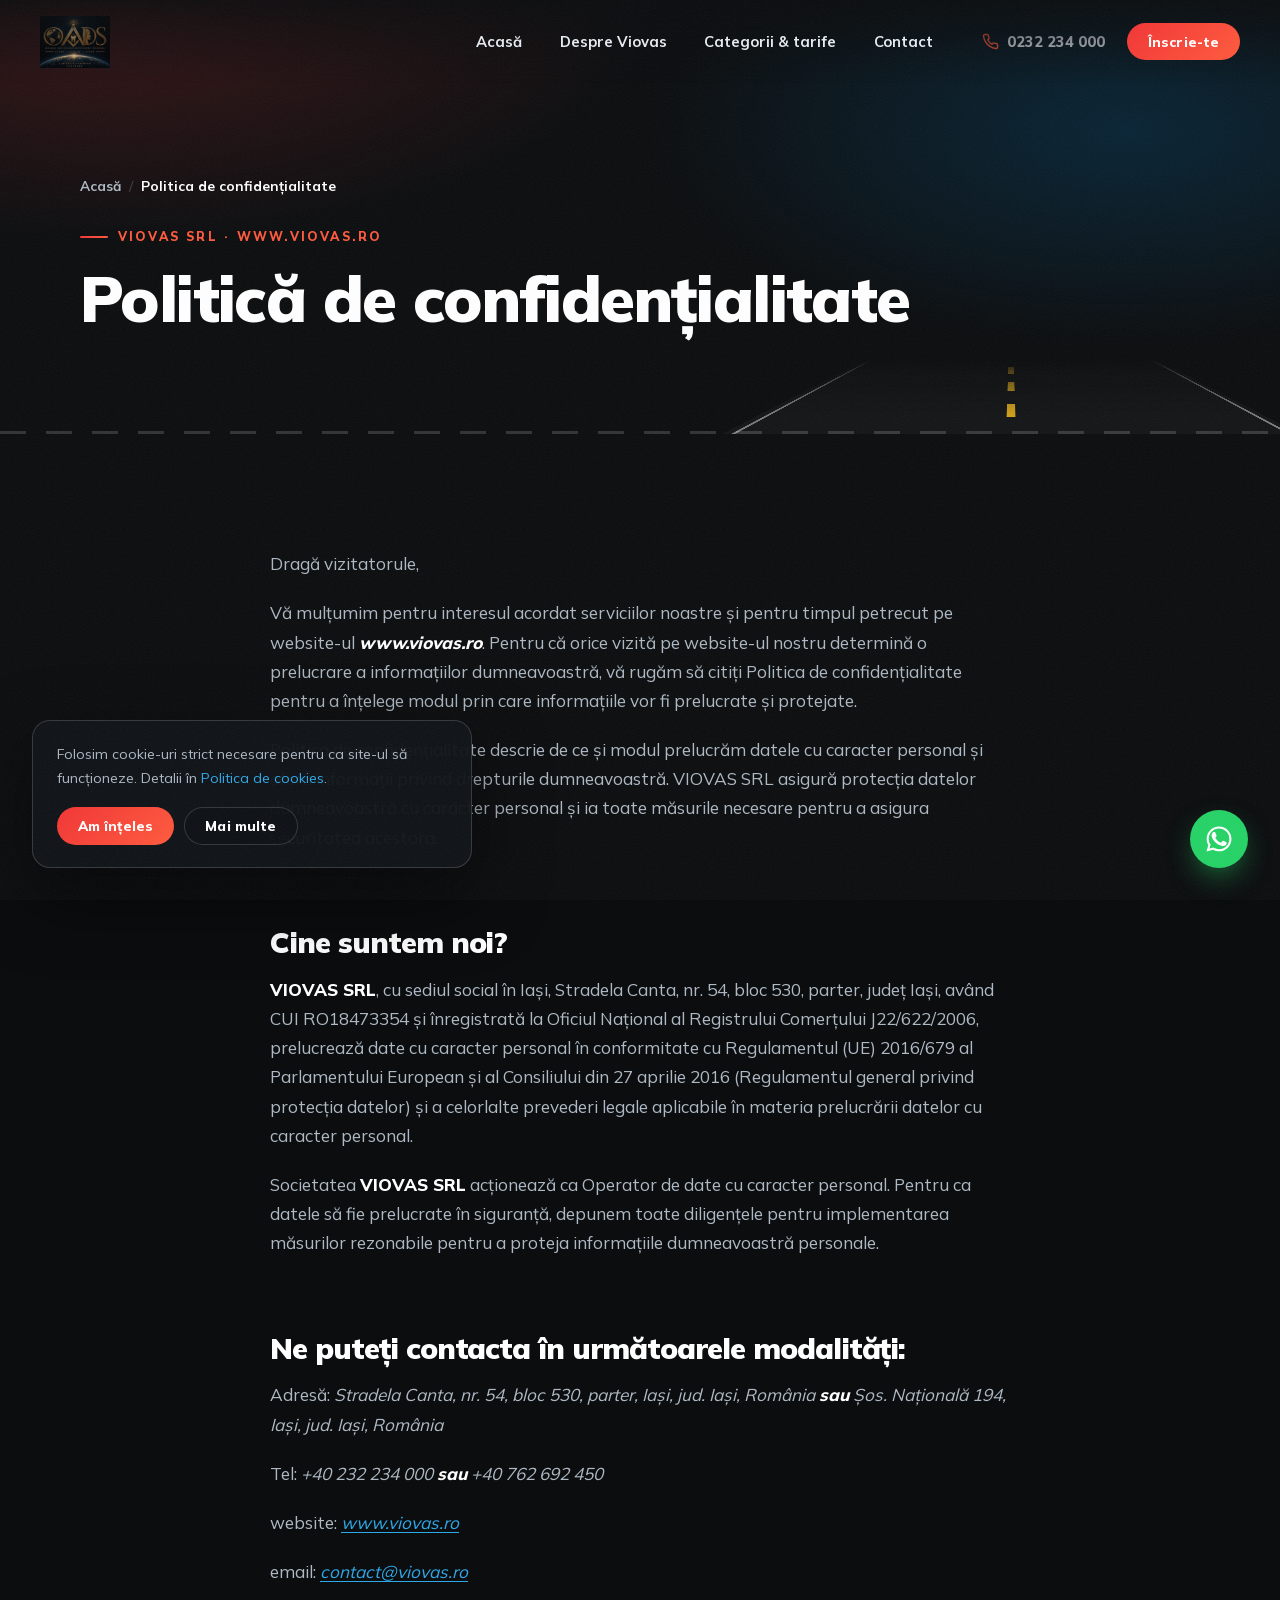
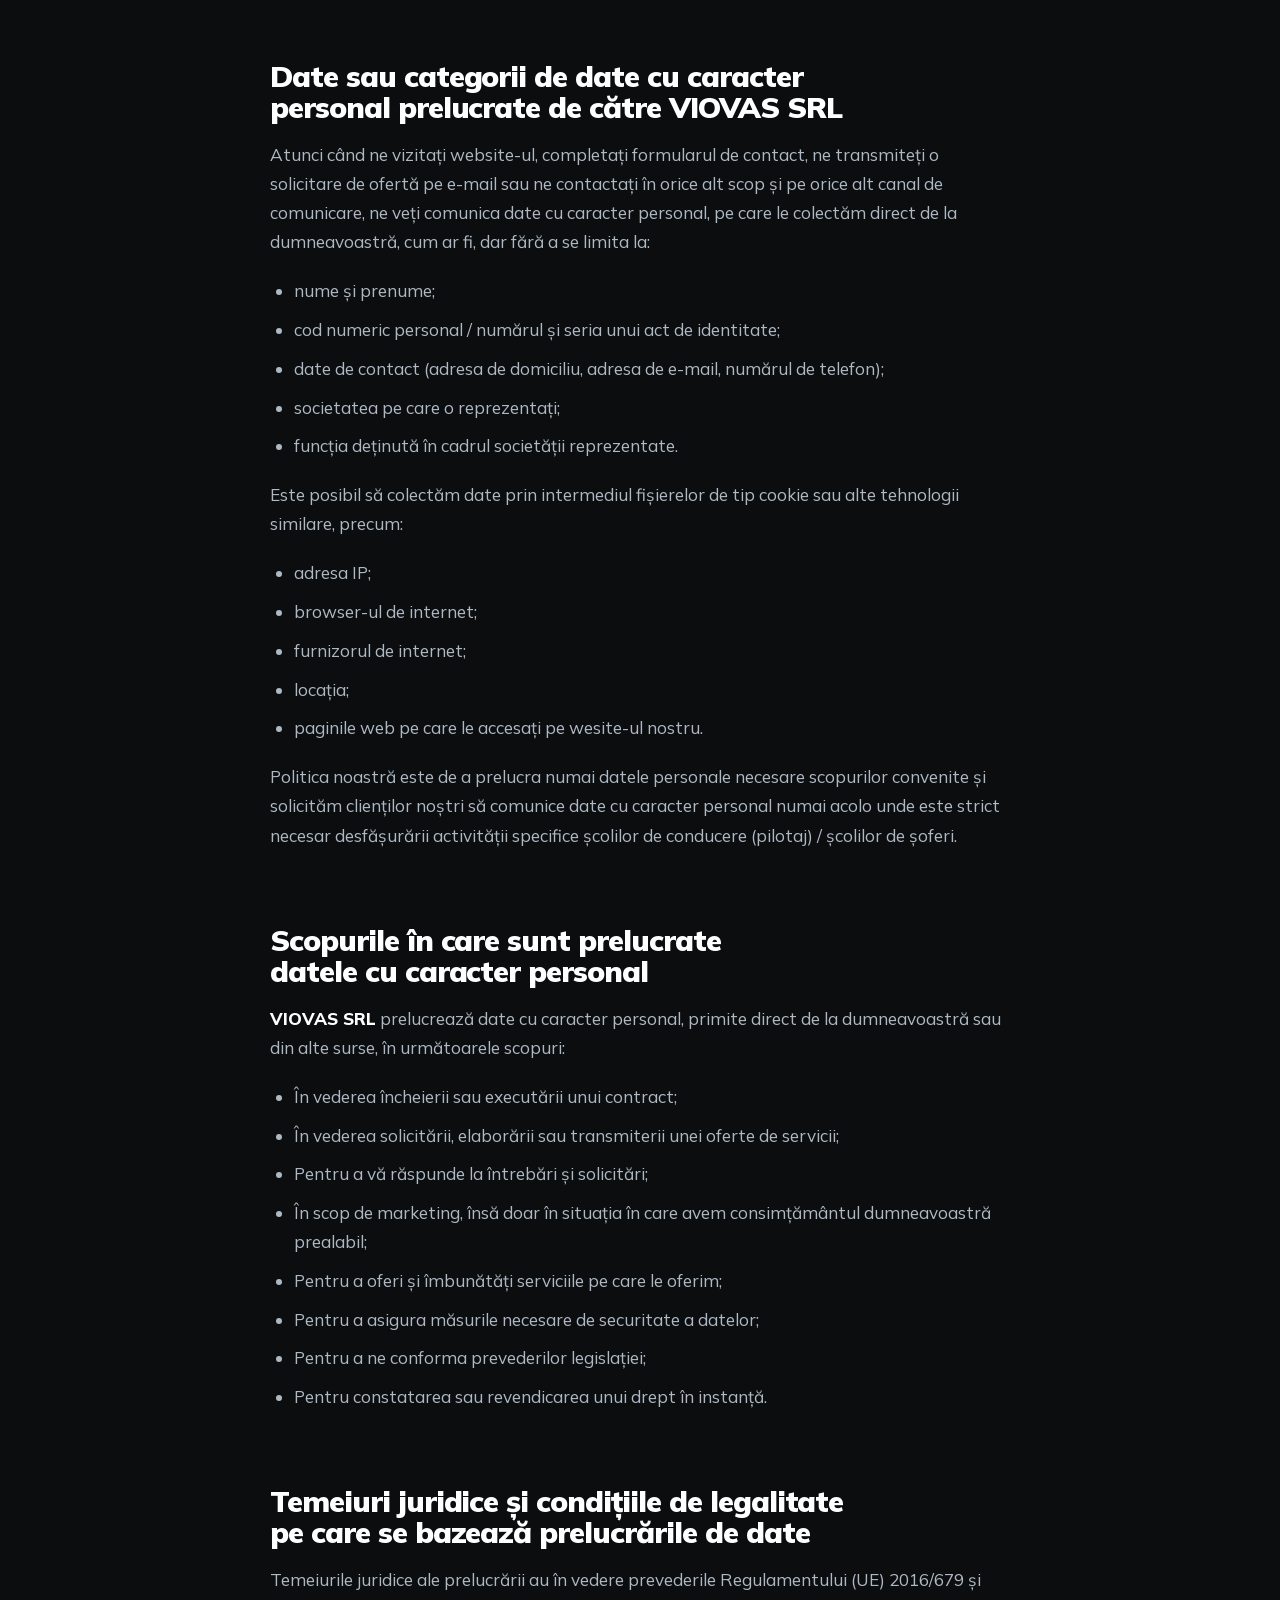
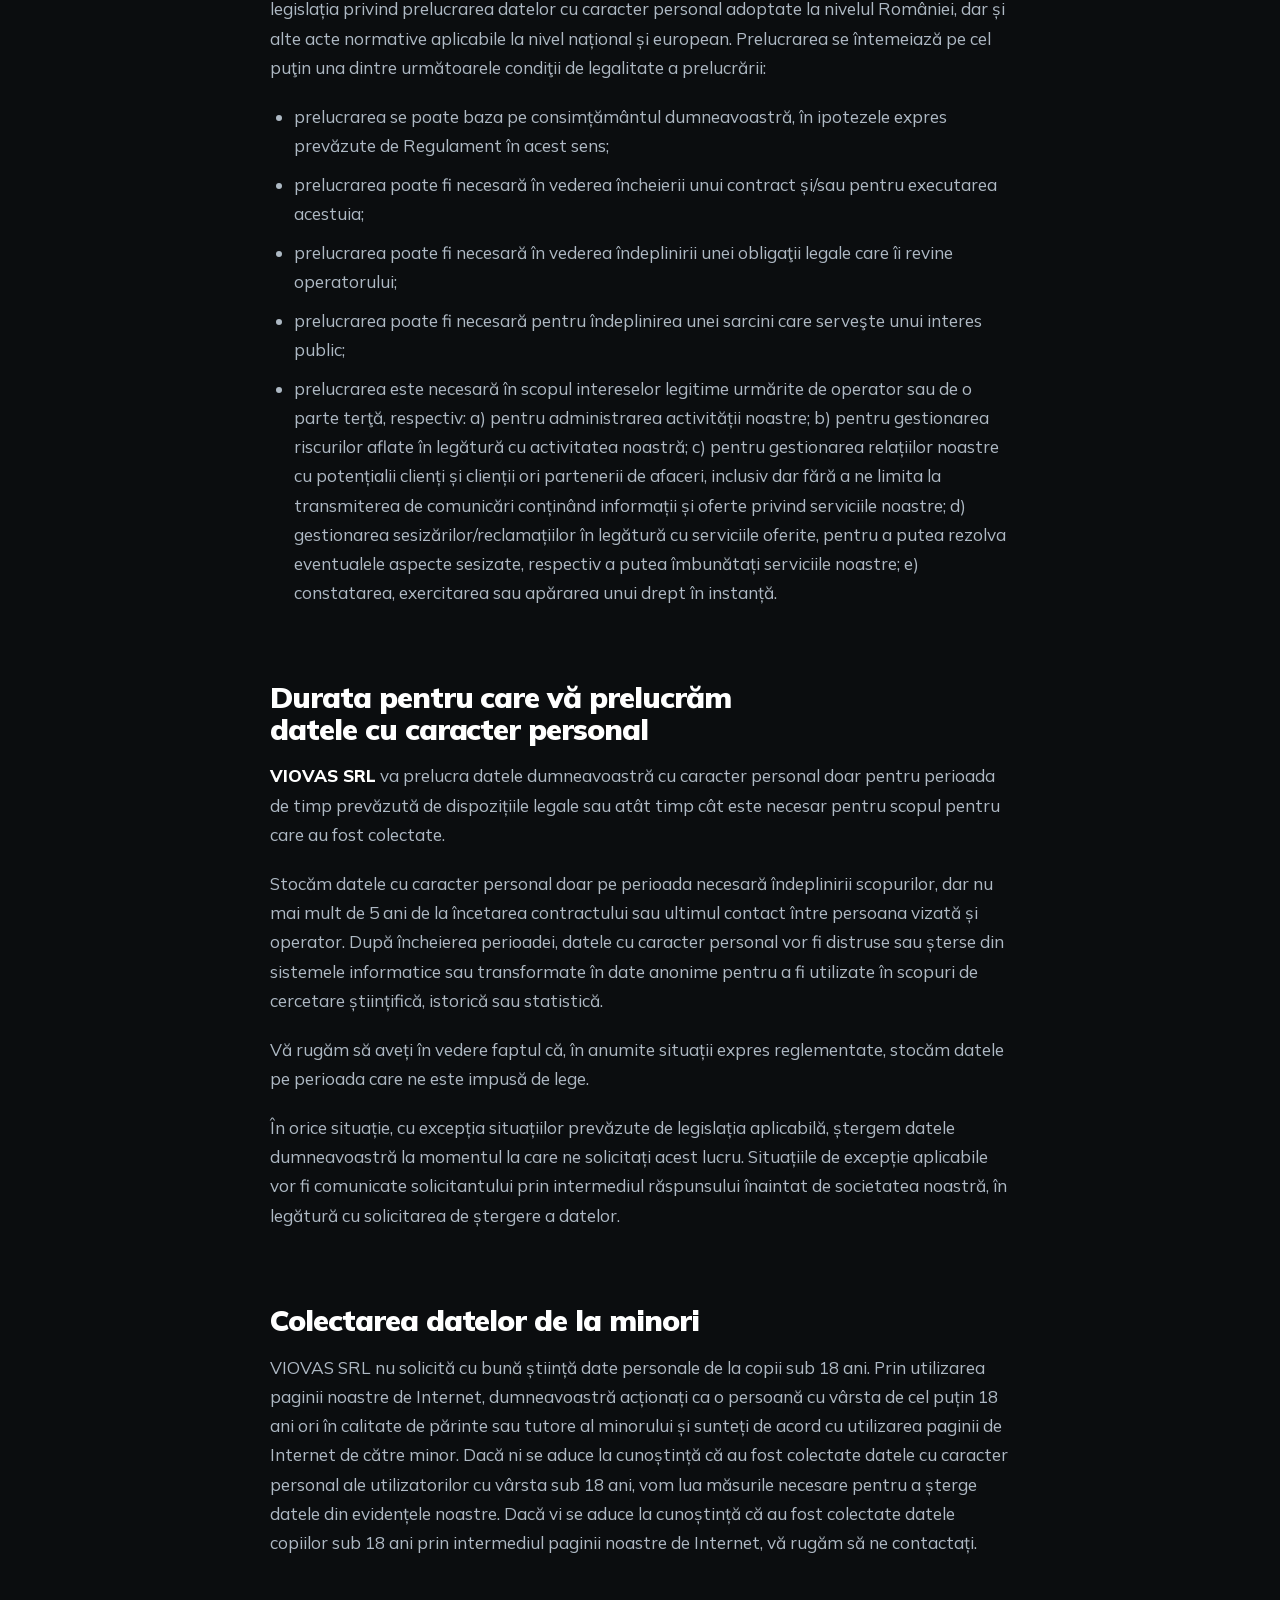
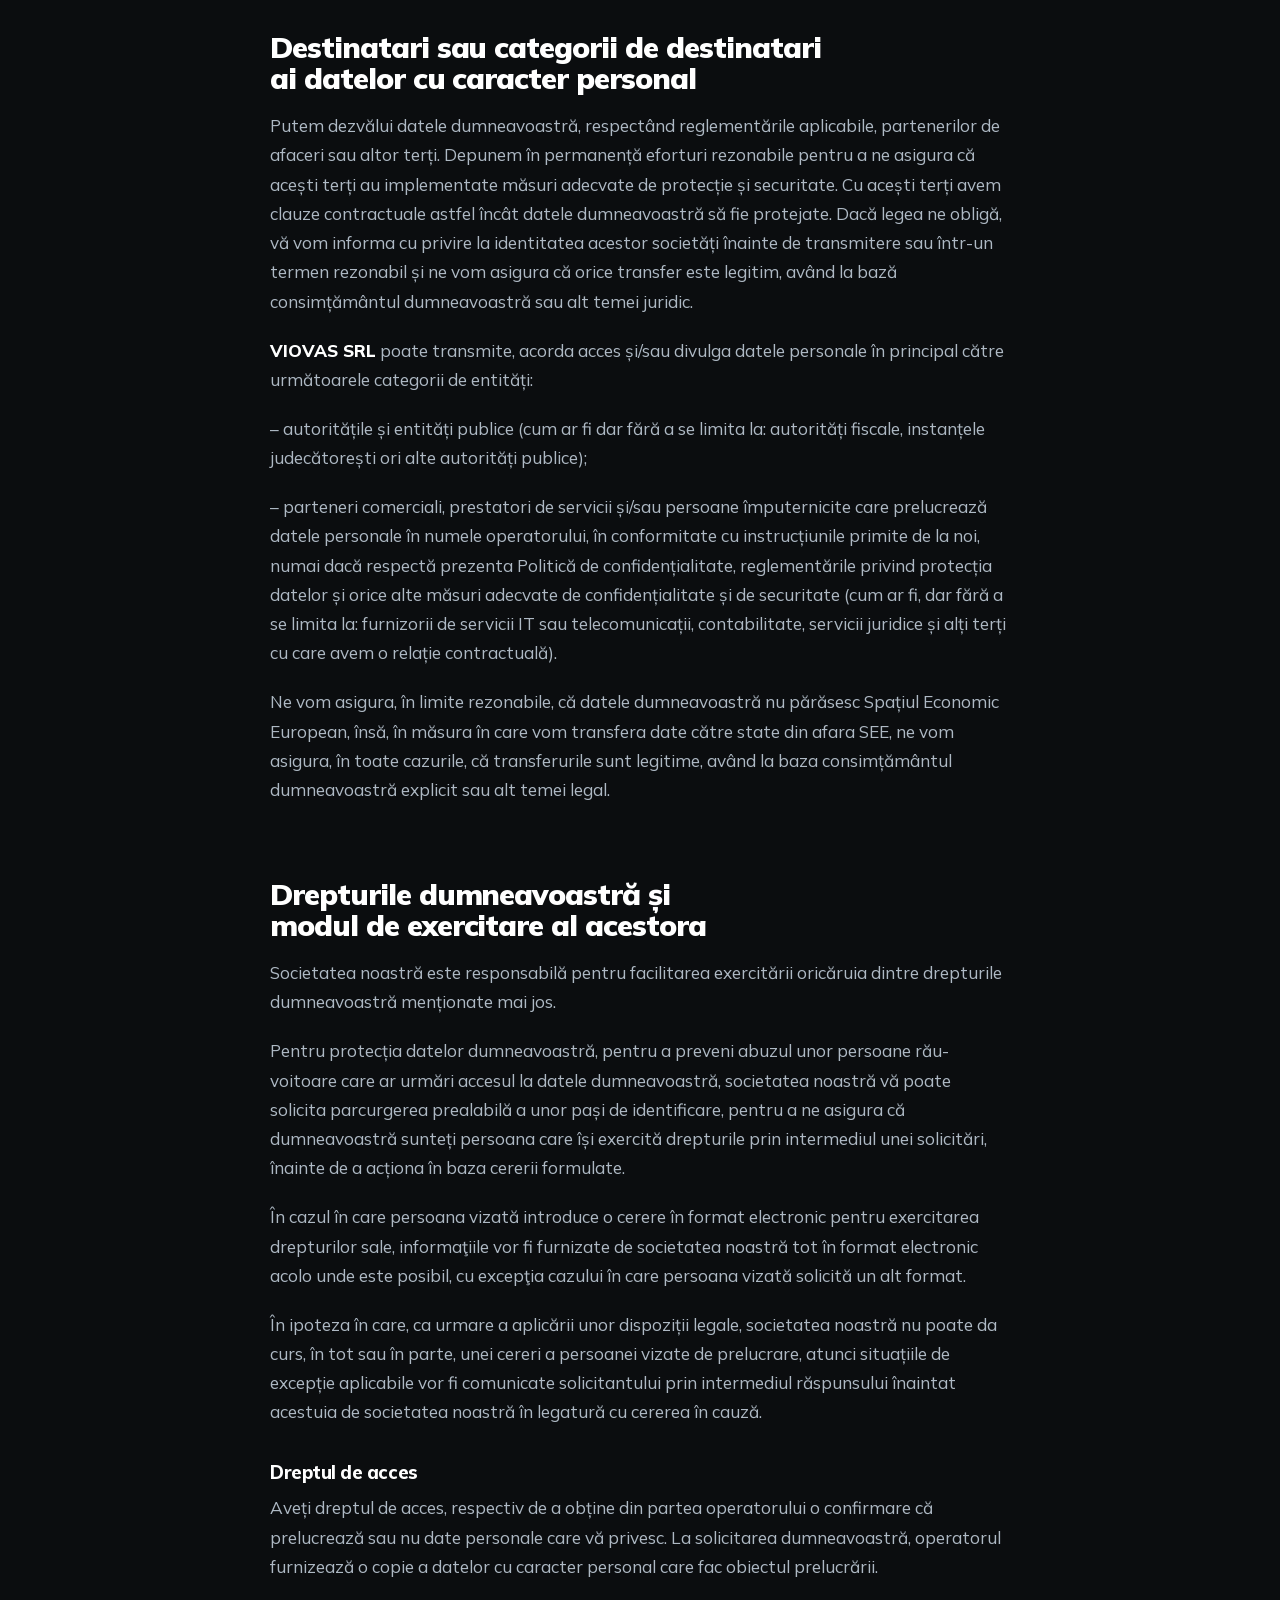
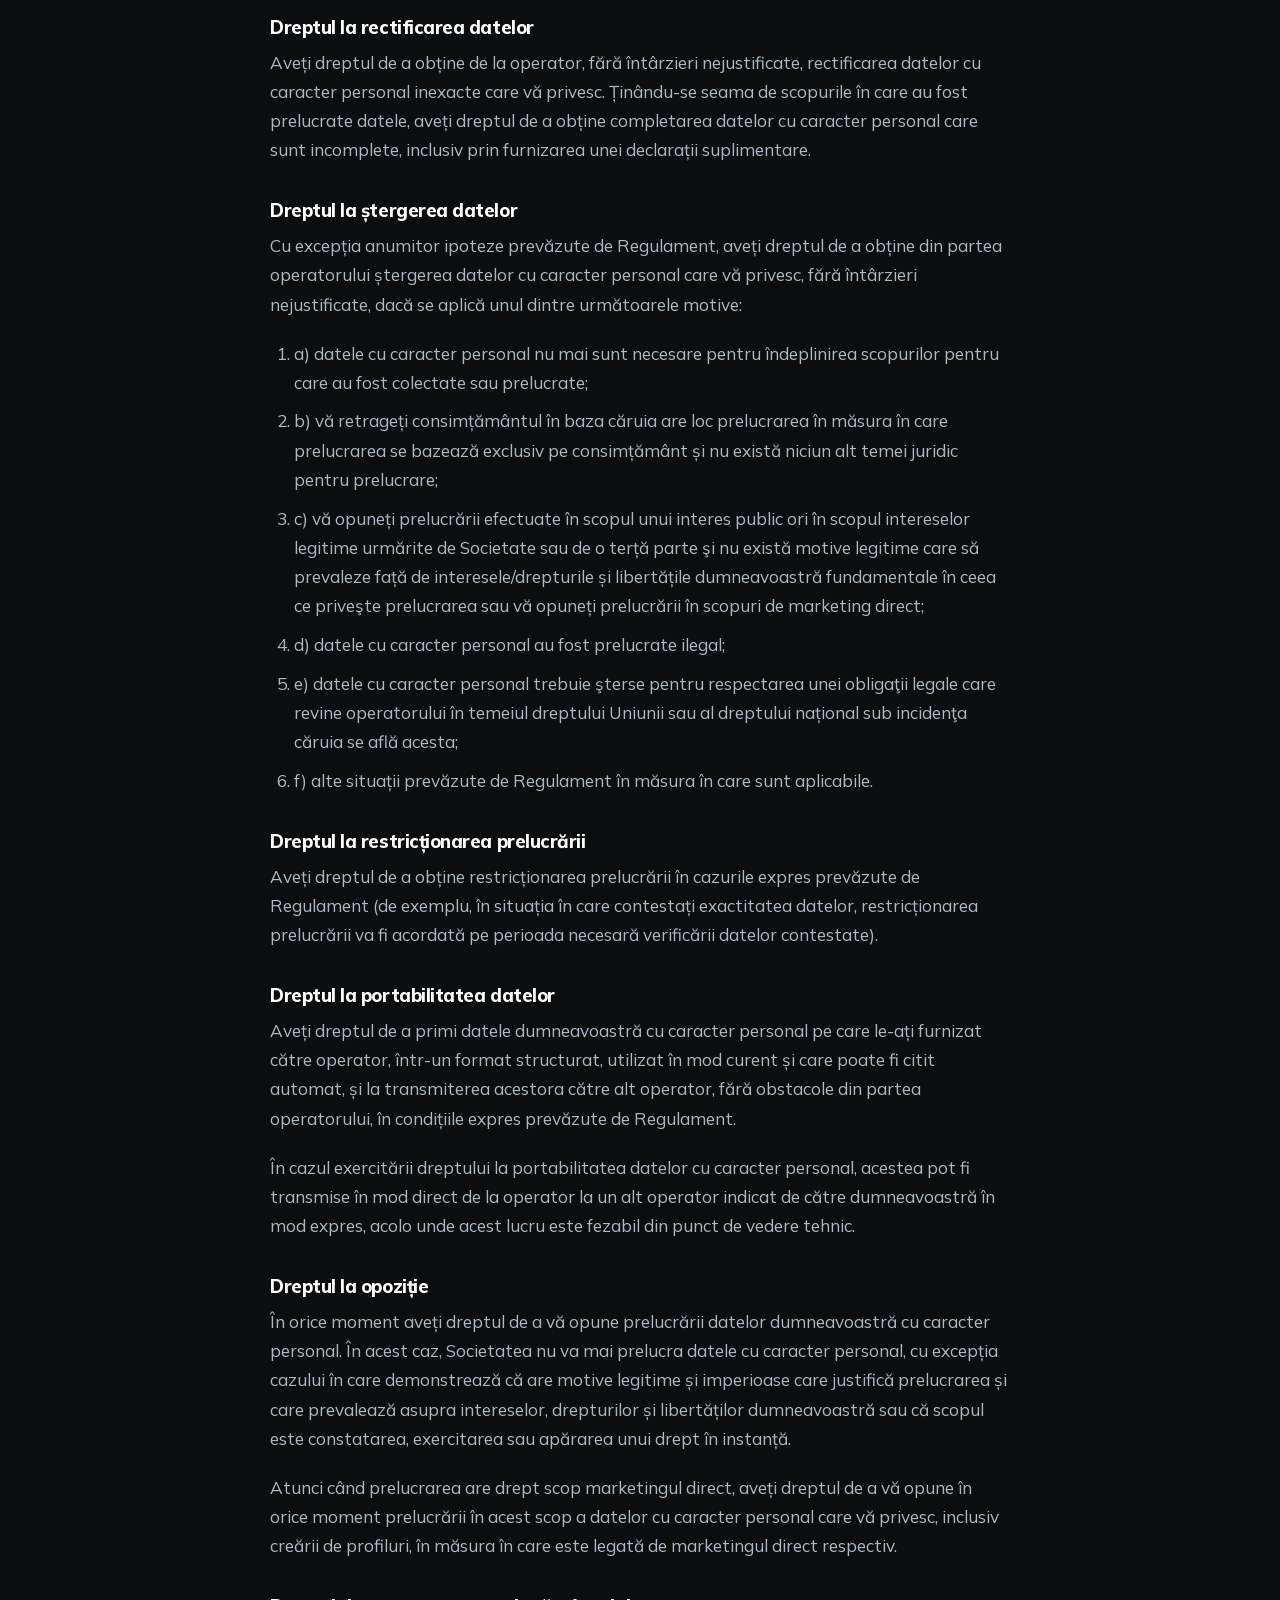
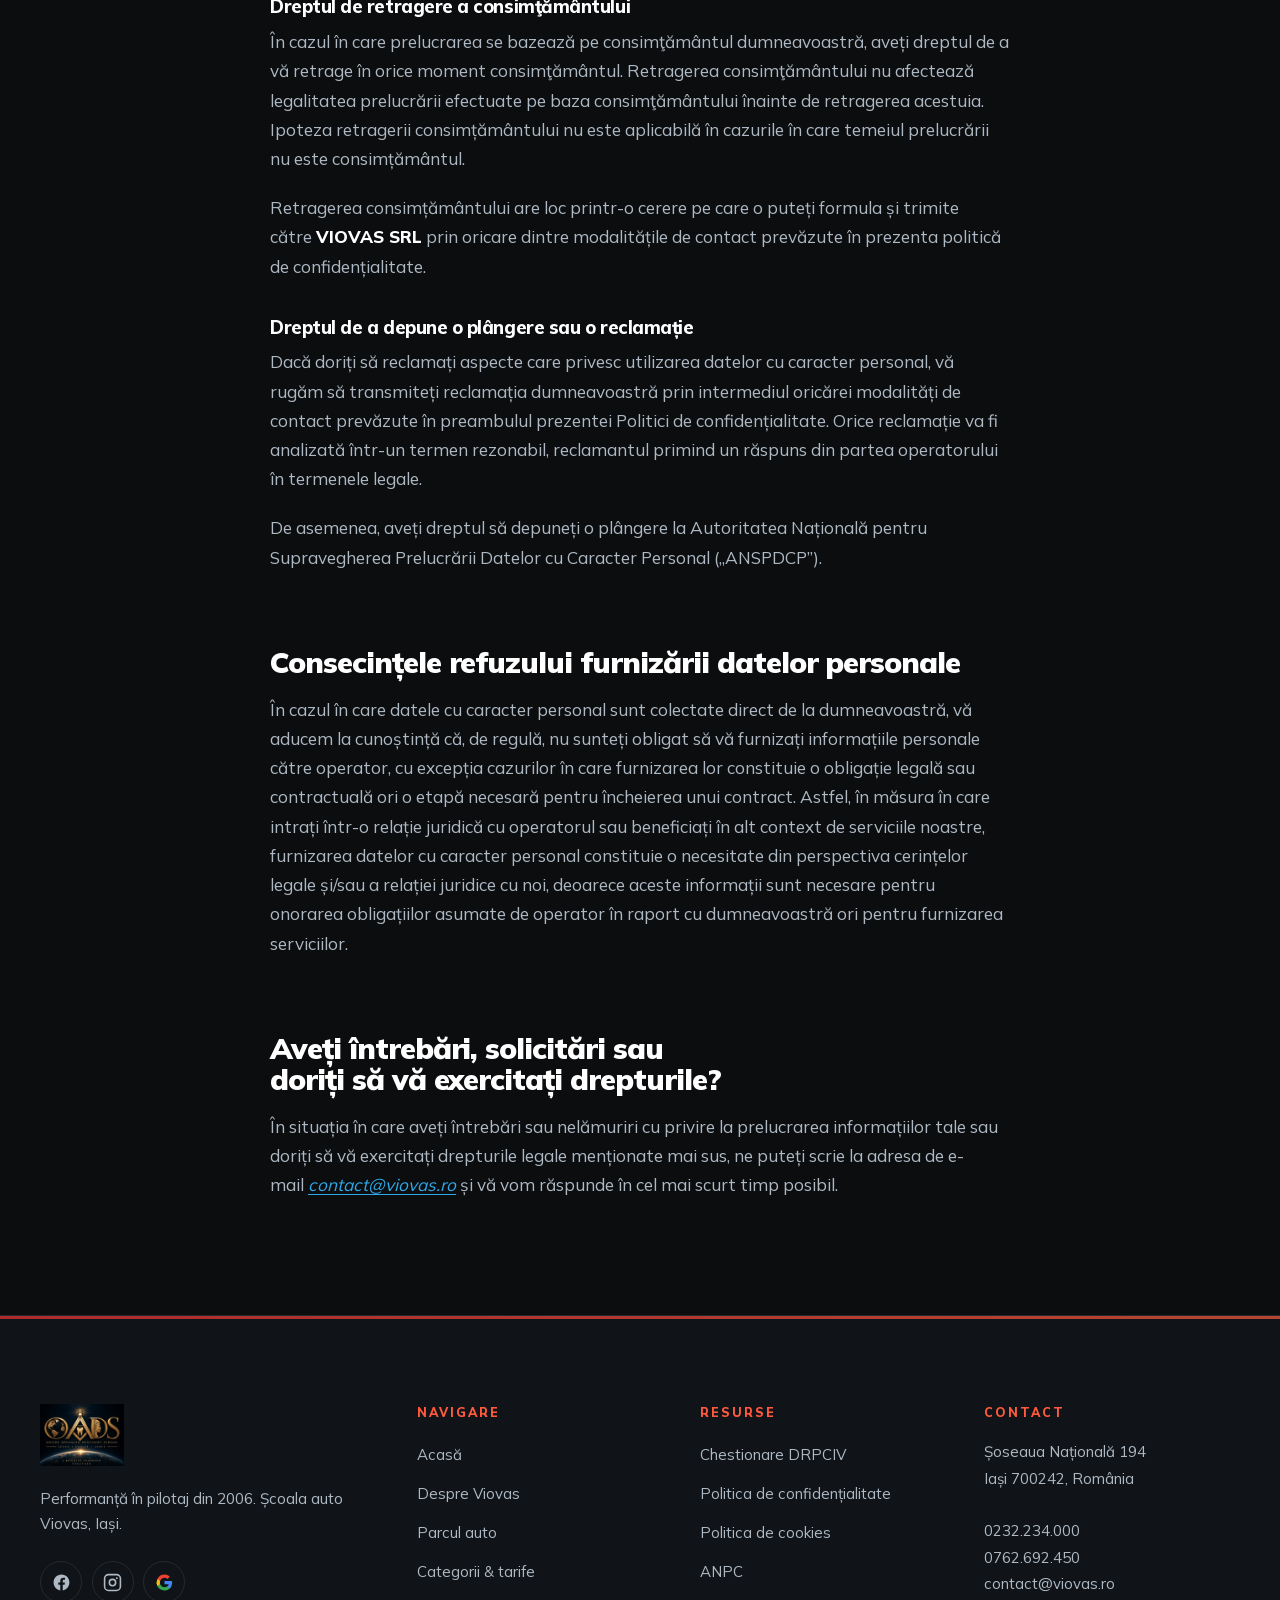
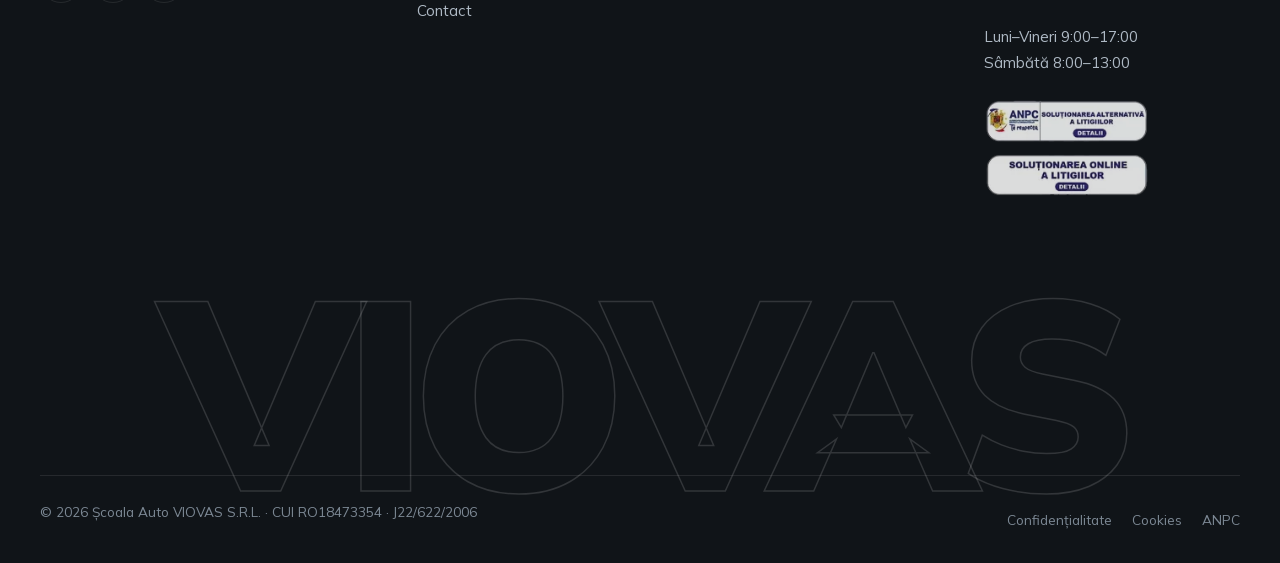
<file: politica-confidentialitate.html>
<!DOCTYPE html>
<html lang="ro">
<head>
<meta charset="utf-8">
<meta name="viewport" content="width=device-width, initial-scale=1">
<title>Politica de confidențialitate — Viovas</title>
<meta name="description" content="Cum prelucrează și protejează Școala Auto VIOVAS SRL datele cu caracter personal, conform Regulamentului (UE) 2016/679: scopuri, temeiuri și drepturile tale.">
<link rel="canonical" href="https://www.viovas.ro/politica-confidentialitate.html">

<meta property="og:type" content="website">
<meta property="og:locale" content="ro_RO">
<meta property="og:site_name" content="Viovas">
<meta property="og:url" content="https://www.viovas.ro/politica-confidentialitate.html">
<meta property="og:title" content="Politica de confidențialitate — Viovas">
<meta property="og:description" content="Cum prelucrează și protejează VIOVAS SRL datele cu caracter personal, conform Regulamentului (UE) 2016/679.">
<meta property="og:image" content="https://www.viovas.ro/assets/img/og-image.jpg">
<meta property="og:image:alt" content="Școala auto Viovas, Iași">
<meta property="og:image:width" content="1200">
<meta property="og:image:height" content="630">
<meta name="twitter:card" content="summary_large_image">
<meta name="twitter:image:alt" content="Școala auto Viovas, Iași">
<meta name="twitter:title" content="Politica de confidențialitate — Viovas">
<meta name="twitter:description" content="Cum prelucrează și protejează VIOVAS SRL datele cu caracter personal, conform Regulamentului (UE) 2016/679.">
<meta name="twitter:image" content="https://www.viovas.ro/assets/img/og-image.jpg">

<meta name="theme-color" content="#0B0D0F">
<link rel="icon" href="assets/img/favicon-32.png" sizes="32x32">
<link rel="apple-touch-icon" href="assets/img/favicon-180.png">
<link rel="manifest" href="site.webmanifest">

<link rel="preload" href="assets/fonts/mulish-latin.woff2" as="font" type="font/woff2" crossorigin>
<link rel="preload" href="assets/fonts/mulish-latin-ext.woff2" as="font" type="font/woff2" crossorigin>
<link rel="stylesheet" href="assets/css/style.css?v=5">
<script>document.documentElement.classList.add('js');</script>
<script type="application/ld+json">
{
  "@context": "https://schema.org",
  "@type": "BreadcrumbList",
  "itemListElement": [
    { "@type": "ListItem", "position": 1, "name": "Acasă", "item": "https://www.viovas.ro/" },
    { "@type": "ListItem", "position": 2, "name": "Politica de confidențialitate", "item": "https://www.viovas.ro/politica-confidentialitate.html" }
  ]
}
</script>
</head>

<body>
<a class="skip-link" href="#main">Sari la conținut</a>

<!-- ===================== SPRITE DE ICONURI ===================== -->
<svg xmlns="http://www.w3.org/2000/svg" style="display:none" aria-hidden="true" focusable="false"><symbol id="i-phone" viewBox="0 0 24 24" fill="none" stroke="currentColor" stroke-width="2" stroke-linecap="round" stroke-linejoin="round"><path d="M22 16.92v3a2 2 0 0 1-2.18 2 19.79 19.79 0 0 1-8.63-3.07 19.5 19.5 0 0 1-6-6 19.79 19.79 0 0 1-3.07-8.67A2 2 0 0 1 4.11 2h3a2 2 0 0 1 2 1.72c.13.96.36 1.9.7 2.81a2 2 0 0 1-.45 2.11L8.09 9.91a16 16 0 0 0 6 6l1.27-1.27a2 2 0 0 1 2.11-.45c.9.34 1.85.57 2.81.7A2 2 0 0 1 22 16.92z"/></symbol>
<symbol id="i-mail" viewBox="0 0 24 24" fill="none" stroke="currentColor" stroke-width="2" stroke-linecap="round" stroke-linejoin="round"><rect x="2" y="4" width="20" height="16" rx="2"/><path d="m22 7-8.97 5.7a1.94 1.94 0 0 1-2.06 0L2 7"/></symbol>
<symbol id="i-pin" viewBox="0 0 24 24" fill="none" stroke="currentColor" stroke-width="2" stroke-linecap="round" stroke-linejoin="round"><path d="M20 10c0 6-8 12-8 12s-8-6-8-12a8 8 0 0 1 16 0z"/><circle cx="12" cy="10" r="3"/></symbol>
<symbol id="i-clock" viewBox="0 0 24 24" fill="none" stroke="currentColor" stroke-width="2" stroke-linecap="round" stroke-linejoin="round"><circle cx="12" cy="12" r="10"/><polyline points="12 6 12 12 16 14"/></symbol>
<symbol id="i-arrow" viewBox="0 0 24 24" fill="none" stroke="currentColor" stroke-width="2.5" stroke-linecap="round" stroke-linejoin="round"><line x1="5" y1="12" x2="19" y2="12"/><polyline points="12 5 19 12 12 19"/></symbol>
<symbol id="i-check" viewBox="0 0 24 24" fill="none" stroke="currentColor" stroke-width="3" stroke-linecap="round" stroke-linejoin="round"><polyline points="20 6 9 17 4 12"/></symbol>
<symbol id="i-star" viewBox="0 0 24 24" fill="currentColor"><path d="m12 17.27 5.18 3.13-1.37-5.9 4.58-3.96-6.03-.52L12 4.5 9.64 10.02l-6.03.52 4.58 3.96-1.37 5.9z"/></symbol>
<symbol id="i-whatsapp" viewBox="0 0 24 24" fill="currentColor"><path d="M17.47 14.38c-.3-.15-1.75-.86-2.02-.96-.27-.1-.47-.15-.67.15-.2.3-.77.96-.94 1.16-.17.2-.35.22-.64.07-.3-.15-1.25-.46-2.38-1.47-.88-.78-1.47-1.75-1.65-2.05-.17-.3-.02-.46.13-.6.13-.14.3-.35.45-.52.15-.17.2-.3.3-.5.1-.2.05-.37-.02-.52-.08-.15-.67-1.6-.92-2.2-.24-.58-.49-.5-.67-.51h-.57c-.2 0-.52.07-.79.37-.27.3-1.04 1.01-1.04 2.47s1.06 2.86 1.21 3.06c.15.2 2.1 3.2 5.08 4.49.71.3 1.26.49 1.69.63.71.22 1.36.19 1.87.12.57-.09 1.75-.72 2-1.41.25-.69.25-1.28.17-1.41-.07-.13-.27-.2-.57-.35zM12.04 2C6.58 2 2.13 6.45 2.13 11.91c0 1.75.46 3.45 1.32 4.95L2 22l5.25-1.38a9.87 9.87 0 0 0 4.79 1.22h.01c5.46 0 9.91-4.45 9.91-9.91 0-2.65-1.03-5.14-2.9-7.01A9.82 9.82 0 0 0 12.04 2zm0 18.15h-.01a8.2 8.2 0 0 1-4.19-1.15l-.3-.18-3.12.82.83-3.04-.2-.31a8.19 8.19 0 0 1-1.26-4.38c0-4.54 3.7-8.24 8.25-8.24a8.2 8.2 0 0 1 8.24 8.25c0 4.54-3.7 8.23-8.24 8.23z"/></symbol>
<symbol id="i-facebook" viewBox="0 0 24 24" fill="currentColor"><path d="M22 12.06C22 6.5 17.52 2 12 2S2 6.5 2 12.06c0 5.02 3.66 9.18 8.44 9.94v-7.03H7.9v-2.91h2.54V9.85c0-2.52 1.49-3.91 3.77-3.91 1.1 0 2.24.2 2.24.2v2.46h-1.26c-1.24 0-1.63.78-1.63 1.57v1.89h2.78l-.45 2.91h-2.33V22C18.34 21.24 22 17.08 22 12.06z"/></symbol>
<symbol id="i-instagram" viewBox="0 0 24 24" fill="none" stroke="currentColor" stroke-width="2" stroke-linecap="round" stroke-linejoin="round"><rect x="2" y="2" width="20" height="20" rx="5"/><circle cx="12" cy="12" r="4"/><circle cx="17.5" cy="6.5" r="1.2" fill="currentColor" stroke="none"/></symbol>
<symbol id="i-google" viewBox="0 0 24 24"><path fill="#4285F4" d="M21.6 12.23c0-.71-.06-1.4-.18-2.05H12v3.88h5.38a4.6 4.6 0 0 1-2 3.02v2.51h3.24c1.89-1.74 2.98-4.3 2.98-7.36z"/><path fill="#34A853" d="M12 22c2.7 0 4.96-.9 6.62-2.41l-3.24-2.51c-.9.6-2.04.96-3.38.96-2.6 0-4.8-1.76-5.59-4.12H3.06v2.59A10 10 0 0 0 12 22z"/><path fill="#FBBC05" d="M6.41 13.92a6 6 0 0 1 0-3.83V7.5H3.06a10 10 0 0 0 0 9l3.35-2.58z"/><path fill="#EA4335" d="M12 5.95c1.47 0 2.78.5 3.82 1.5l2.86-2.86C16.95 2.99 14.7 2 12 2a10 10 0 0 0-8.94 5.5l3.35 2.59C7.2 7.72 9.4 5.95 12 5.95z"/></symbol>
<symbol id="i-car" viewBox="0 0 24 24" fill="none" stroke="currentColor" stroke-width="2" stroke-linecap="round" stroke-linejoin="round"><path d="M5 17h14M6.5 17a1.5 1.5 0 1 1-3 0 1.5 1.5 0 0 1 3 0zM20.5 17a1.5 1.5 0 1 1-3 0 1.5 1.5 0 0 1 3 0z"/><path d="M3 17v-4.2a2 2 0 0 1 .3-1.05l2.2-3.5A2 2 0 0 1 7.2 7.3h9.6a2 2 0 0 1 1.7.95l2.2 3.5A2 2 0 0 1 21 12.8V17"/><path d="M4 12h16"/></symbol>
<symbol id="i-bike" viewBox="0 0 24 24" fill="none" stroke="currentColor" stroke-width="2" stroke-linecap="round" stroke-linejoin="round"><circle cx="5" cy="17" r="3"/><circle cx="19" cy="17" r="3"/><path d="M8 17h6l-3-6 4-2 2 3h2M9 7h3"/></symbol>
<symbol id="i-truck" viewBox="0 0 24 24" fill="none" stroke="currentColor" stroke-width="2" stroke-linecap="round" stroke-linejoin="round"><path d="M2 16V7a1 1 0 0 1 1-1h11v10"/><path d="M14 10h4l3 3.5V16"/><circle cx="7" cy="18" r="2"/><circle cx="17" cy="18" r="2"/><path d="M9 18h6"/></symbol>
<symbol id="i-bus" viewBox="0 0 24 24" fill="none" stroke="currentColor" stroke-width="2" stroke-linecap="round" stroke-linejoin="round"><rect x="3" y="4" width="18" height="13" rx="2"/><path d="M3 11h18M8 4v7M16 4v7"/><circle cx="7.5" cy="19" r="1.5"/><circle cx="16.5" cy="19" r="1.5"/></symbol>
<symbol id="i-calendar" viewBox="0 0 24 24" fill="none" stroke="currentColor" stroke-width="2" stroke-linecap="round" stroke-linejoin="round"><rect x="3" y="5" width="18" height="16" rx="2"/><path d="M16 3v4M8 3v4M3 11h18"/></symbol>
<symbol id="i-shield" viewBox="0 0 24 24" fill="none" stroke="currentColor" stroke-width="2" stroke-linecap="round" stroke-linejoin="round"><path d="M12 2 4 5.5v6c0 4.7 3.4 8.9 8 10.5 4.6-1.6 8-5.8 8-10.5v-6z"/><polyline points="9 12 11 14 15 10"/></symbol>
<symbol id="i-trophy" viewBox="0 0 24 24" fill="none" stroke="currentColor" stroke-width="2" stroke-linecap="round" stroke-linejoin="round"><path d="M8 3h8v6a4 4 0 0 1-8 0z"/><path d="M8 5H5v1a3 3 0 0 0 3 3M16 5h3v1a3 3 0 0 1-3 3"/><path d="M12 13v4M9 21h6l-.5-4h-5z"/></symbol>
<symbol id="i-tag" viewBox="0 0 24 24" fill="none" stroke="currentColor" stroke-width="2" stroke-linecap="round" stroke-linejoin="round"><path d="M20.6 13.4 12 4.8H4.8V12l8.6 8.6a2 2 0 0 0 2.8 0l4.4-4.4a2 2 0 0 0 0-2.8z"/><circle cx="8.5" cy="8.5" r="1.3"/></symbol>
<symbol id="i-book" viewBox="0 0 24 24" fill="none" stroke="currentColor" stroke-width="2" stroke-linecap="round" stroke-linejoin="round"><path d="M2 4h6a3 3 0 0 1 3 3v13a2.5 2.5 0 0 0-2.5-2H2z"/><path d="M22 4h-6a3 3 0 0 0-3 3v13a2.5 2.5 0 0 1 2.5-2H22z"/></symbol>
<symbol id="i-sign" viewBox="0 0 24 24" fill="none" stroke="currentColor" stroke-width="2" stroke-linecap="round" stroke-linejoin="round"><path d="m12 2 8 8-8 8-8-8z"/><path d="M12 8v3M12 14h.01"/><path d="M12 18v4"/></symbol>
<symbol id="i-wheel" viewBox="0 0 24 24" fill="none" stroke="currentColor" stroke-width="2" stroke-linecap="round" stroke-linejoin="round"><circle cx="12" cy="12" r="9"/><circle cx="12" cy="12" r="3"/><path d="M12 3v6M3.5 16.5 9 13.5M20.5 16.5 15 13.5"/></symbol>
<symbol id="i-cone" viewBox="0 0 24 24" fill="none" stroke="currentColor" stroke-width="2" stroke-linecap="round" stroke-linejoin="round"><path d="M9.3 4.7 4 20h16L14.7 4.7A1.5 1.5 0 0 0 13.3 4h-2.6a1.5 1.5 0 0 0-1.4.7z"/><path d="M7 13h10M8 9h8M2 20h20"/></symbol>
<symbol id="i-info" viewBox="0 0 24 24" fill="none" stroke="currentColor" stroke-width="2" stroke-linecap="round" stroke-linejoin="round"><circle cx="12" cy="12" r="10"/><path d="M12 16v-5M12 8h.01"/></symbol>
<symbol id="i-ok" viewBox="0 0 24 24" fill="none" stroke="currentColor" stroke-width="2" stroke-linecap="round" stroke-linejoin="round"><circle cx="12" cy="12" r="10"/><polyline points="8.5 12.5 11 15 16 9.5"/></symbol>
<symbol id="i-alert" viewBox="0 0 24 24" fill="none" stroke="currentColor" stroke-width="2" stroke-linecap="round" stroke-linejoin="round"><circle cx="12" cy="12" r="10"/><path d="M12 7v6M12 16h.01"/></symbol>
<symbol id="i-send" viewBox="0 0 24 24" fill="none" stroke="currentColor" stroke-width="2" stroke-linecap="round" stroke-linejoin="round"><path d="m22 2-7 20-4-9-9-4z"/><path d="M22 2 11 13"/></symbol>
<symbol id="i-cap" viewBox="0 0 24 24" fill="none" stroke="currentColor" stroke-width="2" stroke-linecap="round" stroke-linejoin="round"><path d="M22 9 12 4 2 9l10 5z"/><path d="M6 11.5V16c0 1.4 2.7 2.5 6 2.5s6-1.1 6-2.5v-4.5"/></symbol>
<symbol id="i-users" viewBox="0 0 24 24" fill="none" stroke="currentColor" stroke-width="2" stroke-linecap="round" stroke-linejoin="round"><path d="M16 21v-2a4 4 0 0 0-4-4H6a4 4 0 0 0-4 4v2"/><circle cx="9" cy="7" r="4"/><path d="M22 21v-2a4 4 0 0 0-3-3.87M16 3.13a4 4 0 0 1 0 7.75"/></symbol>
</svg>

<!-- ===================== ANTET ===================== -->
<header class="header">
  <div class="header__inner">
    <a class="brand" href="index.html" aria-label="Viovas — acasă">
      <img src="assets/img/logo.png" srcset="assets/img/logo.png 1x, assets/img/logo@2x.png 2x"
           width="200" height="148" alt="Viovas — Performanță în pilotaj">
    </a>

    <nav class="nav" aria-label="Navigație principală">
      <a class="nav__link" href="index.html">Acasă</a>
      <a class="nav__link" href="despre.html">Despre Viovas</a>
      <a class="nav__link" href="categorii.html">Categorii &amp; tarife</a>
      <a class="nav__link" href="contact.html">Contact</a>
    </nav>

    <div class="header__cta">
      <a class="header__phone" href="tel:+40232234000">
        <svg class="ico" aria-hidden="true"><use href="#i-phone"/></svg>0232 234 000
      </a>
      <a class="btn btn--sm" href="contact.html">Înscrie-te</a>
      <button class="burger" type="button" aria-expanded="false" aria-controls="drawer" aria-label="Deschide meniul">
        <span></span><span></span><span></span>
      </button>
    </div>
  </div>
</header>

<!-- ===================== MENIU MOBIL ===================== -->
<div class="drawer" id="drawer" aria-hidden="true">
  <nav class="drawer__nav" aria-label="Navigație mobilă">
    <a class="drawer__link" href="index.html"><span>01</span>Acasă</a>
    <a class="drawer__link" href="despre.html"><span>02</span>Despre Viovas</a>
    <a class="drawer__link" href="categorii.html"><span>03</span>Categorii &amp; tarife</a>
    <a class="drawer__link" href="contact.html"><span>04</span>Contact</a>
  </nav>
  <div class="drawer__foot">
    <a class="drawer__phone" href="tel:+40232234000"><svg class="ico" aria-hidden="true"><use href="#i-phone"/></svg>0232 234 000</a>
    <a class="drawer__phone" href="tel:+40762692450"><svg class="ico" aria-hidden="true"><use href="#i-phone"/></svg>0762 692 450</a>
    <a class="btn btn--block" href="contact.html">Programează-te la cursuri</a>
  </div>
</div>

<main id="main">
  <section class="pagehead">
    <div class="wrap">
      <ol class="crumbs">
        <li><a href="index.html">Acasă</a></li>
        <li aria-current="page">Politica de confidențialitate</li>
      </ol>
      <p class="eyebrow">VIOVAS SRL · www.viovas.ro</p>
      <h1>Politică de confidențialitate</h1>
    </div>
  </section>

  <section class="section">
    <div class="wrap wrap--narrow">
      <div class="prose">
<p>Dragă vizitatorule,</p>
<p>Vă mulțumim pentru interesul acordat serviciilor noastre și pentru timpul petrecut pe website-ul <strong><em>www.viovas.ro</em></strong>. Pentru că orice vizită pe website-ul nostru determină o prelucrare a informațiilor dumneavoastră, vă rugăm să citiți Politica de confidențialitate pentru a înțelege modul prin care informațiile vor fi prelucrate și protejate.</p>
<p>Politica de confidențialitate descrie de ce și modul prelucrăm datele cu caracter personal și oferă informații privind drepturile dumneavoastră. VIOVAS SRL asigură protecția datelor dumneavoastră cu caracter personal și ia toate măsurile necesare pentru a asigura securitatea acestora.</p>
<h2>Cine suntem noi?</h2>
<p><strong>VIOVAS SRL</strong>, cu sediul social în Iași, Stradela Canta, nr. 54, bloc 530, parter, județ Iași, având CUI RO18473354 și înregistrată la Oficiul Național al Registrului Comerțului J22/622/2006, prelucrează date cu caracter personal în conformitate cu Regulamentul (UE) 2016/679 al Parlamentului European și al Consiliului din 27 aprilie 2016 (Regulamentul general privind protecția datelor) și a celorlalte prevederi legale aplicabile în materia prelucrării datelor cu caracter personal.</p>
<p>Societatea <strong>VIOVAS SRL</strong> acționează ca Operator de date cu caracter personal. Pentru ca datele să fie prelucrate în siguranță, depunem toate diligențele pentru implementarea măsurilor rezonabile pentru a proteja informațiile dumneavoastră personale.</p>
<h2>Ne puteți contacta în următoarele modalități:</h2>
<p>Adresă: <em>Stradela Canta, nr. 54, bloc 530, parter, Iași, jud. Iași, România <strong>sau</strong> Șos. Națională 194, Iași, jud. Iași, România</em></p>
<p>Tel: <em>+40 232 234 000 <strong>sau</strong> +40 762 692 450</em></p>
<p>website: <a href="https://www.viovas.ro/"><em>www.viovas.ro</em></a></p>
<p>email: <a href="mailto:contact@viovas.ro"><em>contact@viovas.ro</em></a></p>
<h2>Date sau categorii de date cu caracter personal prelucrate de către VIOVAS SRL</h2>
<p>Atunci când ne vizitați website-ul, completați formularul de contact, ne transmiteți o solicitare de ofertă pe e-mail sau ne contactați în orice alt scop și pe orice alt canal de comunicare, ne veți comunica date cu caracter personal, pe care le colectăm direct de la dumneavoastră, cum ar fi, dar fără a se limita la:</p>
<ul>
<li>nume și prenume;</li>
<li>cod numeric personal / numărul și seria unui act de identitate;</li>
<li>date de contact (adresa de domiciliu, adresa de e-mail, numărul de telefon);</li>
<li>societatea pe care o reprezentați;</li>
<li>funcția deținută în cadrul societății reprezentate.</li>
</ul>
<p>Este posibil să colectăm date prin intermediul fișierelor de tip cookie sau alte tehnologii similare, precum:</p>
<ul>
<li>adresa IP;</li>
<li>browser-ul de internet;</li>
<li>furnizorul de internet;</li>
<li>locația;</li>
<li>paginile web pe care le accesați pe wesite-ul nostru.</li>
</ul>
<p>Politica noastră este de a prelucra numai datele personale necesare scopurilor convenite și solicităm clienților noștri să comunice date cu caracter personal numai acolo unde este strict necesar desfășurării activității specifice școlilor de conducere (pilotaj) / școlilor de șoferi.</p>
<h2>Scopurile în care sunt prelucrate datele cu caracter personal</h2>
<p><strong>VIOVAS SRL</strong> prelucrează date cu caracter personal, primite direct de la dumneavoastră sau din alte surse, în următoarele scopuri:</p>
<ul>
<li>În vederea încheierii sau executării unui contract;</li>
<li>În vederea solicitării, elaborării sau transmiterii unei oferte de servicii;</li>
<li>Pentru a vă răspunde la întrebări și solicitări;</li>
<li>În scop de marketing, însă doar în situația în care avem consimțământul dumneavoastră prealabil;</li>
<li>Pentru a oferi și îmbunătăți serviciile pe care le oferim;</li>
<li>Pentru a asigura măsurile necesare de securitate a datelor;</li>
<li>Pentru a ne conforma prevederilor legislației;</li>
<li>Pentru constatarea sau revendicarea unui drept în instanță.</li>
</ul>
<h2>Temeiuri juridice și condițiile de legalitate pe care se bazează prelucrările de date</h2>
<p>Temeiurile juridice ale prelucrării au în vedere prevederile Regulamentului (UE) 2016/679 și legislația privind prelucrarea datelor cu caracter personal adoptate la nivelul României, dar și alte acte normative aplicabile la nivel național și european. Prelucrarea se întemeiază pe cel puţin una dintre următoarele condiţii de legalitate a prelucrării:</p>
<ul>
<li>prelucrarea se poate baza pe consimțământul dumneavoastră, în ipotezele expres prevăzute de Regulament în acest sens;</li>
<li>prelucrarea poate fi necesară în vederea încheierii unui contract și/sau pentru executarea acestuia;</li>
<li>prelucrarea poate fi necesară în vederea îndeplinirii unei obligaţii legale care îi revine operatorului;</li>
<li>prelucrarea poate fi necesară pentru îndeplinirea unei sarcini care serveşte unui interes public;</li>
<li>prelucrarea este necesară în scopul intereselor legitime urmărite de operator sau de o parte terţă, respectiv: a) pentru administrarea activității noastre; b) pentru gestionarea riscurilor aflate în legătură cu activitatea noastră; c) pentru gestionarea relațiilor noastre cu potențialii clienți și clienții ori partenerii de afaceri, inclusiv dar fără a ne limita la transmiterea de comunicări conținând informații și oferte privind serviciile noastre; d) gestionarea sesizărilor/reclamațiilor în legătură cu serviciile oferite, pentru a putea rezolva eventualele aspecte sesizate, respectiv a putea îmbunătați serviciile noastre; e) constatarea, exercitarea sau apărarea unui drept în instanță.</li>
</ul>
<h2>Durata pentru care vă prelucrăm datele cu caracter personal</h2>
<p><strong>VIOVAS SRL</strong> va prelucra datele dumneavoastră cu caracter personal doar pentru perioada de timp prevăzută de dispozițiile legale sau atât timp cât este necesar pentru scopul pentru care au fost colectate.</p>
<p>Stocăm datele cu caracter personal doar pe perioada necesară îndeplinirii scopurilor, dar nu mai mult de 5 ani de la încetarea contractului sau ultimul contact între persoana vizată și operator. După încheierea perioadei, datele cu caracter personal vor fi distruse sau șterse din sistemele informatice sau transformate în date anonime pentru a fi utilizate în scopuri de cercetare științifică, istorică sau statistică.</p>
<p>Vă rugăm să aveți în vedere faptul că, în anumite situații expres reglementate, stocăm datele pe perioada care ne este impusă de lege.</p>
<p>În orice situație, cu excepția situațiilor prevăzute de legislația aplicabilă, ștergem datele dumneavoastră la momentul la care ne solicitați acest lucru. Situațiile de excepție aplicabile vor fi comunicate solicitantului prin intermediul răspunsului înaintat de societatea noastră, în legătură cu solicitarea de ștergere a datelor.</p>
<h2>Colectarea datelor de la minori</h2>
<p>VIOVAS SRL nu solicită cu bună știință date personale de la copii sub 18 ani. Prin utilizarea paginii noastre de Internet, dumneavoastră acționați ca o persoană cu vârsta de cel puțin 18 ani ori în calitate de părinte sau tutore al minorului și sunteți de acord cu utilizarea paginii de Internet de către minor. Dacă ni se aduce la cunoștință că au fost colectate datele cu caracter personal ale utilizatorilor cu vârsta sub 18 ani, vom lua măsurile necesare pentru a șterge datele din evidențele noastre. Dacă vi se aduce la cunoștință că au fost colectate datele copiilor sub 18 ani prin intermediul paginii noastre de Internet, vă rugăm să ne contactați.</p>
<h2>Destinatari sau categorii de destinatari ai datelor cu caracter personal</h2>
<p>Putem dezvălui datele dumneavoastră, respectând reglementările aplicabile, partenerilor de afaceri sau altor terți. Depunem în permanență eforturi rezonabile pentru a ne asigura că acești terți au implementate măsuri adecvate de protecție și securitate. Cu acești terți avem clauze contractuale astfel încât datele dumneavoastră să fie protejate. Dacă legea ne obligă, vă vom informa cu privire la identitatea acestor societăți înainte de transmitere sau într-un termen rezonabil și ne vom asigura că orice transfer este legitim, având la bază consimțământul dumneavoastră sau alt temei juridic.</p>
<p><strong>VIOVAS SRL</strong> poate transmite, acorda acces și/sau divulga datele personale în principal către următoarele categorii de entități:</p>
<p>– autoritățile și entități publice (cum ar fi dar fără a se limita la: autorități fiscale, instanțele judecătorești ori alte autorități publice);</p>
<p>– parteneri comerciali, prestatori de servicii și/sau persoane împuternicite care prelucrează datele personale în numele operatorului, în conformitate cu instrucțiunile primite de la noi, numai dacă respectă prezenta Politică de confidențialitate, reglementările privind protecția datelor și orice alte măsuri adecvate de confidențialitate și de securitate (cum ar fi, dar fără a se limita la: furnizorii de servicii IT sau telecomunicații, contabilitate, servicii juridice și alți terți cu care avem o relație contractuală).</p>
<p>Ne vom asigura, în limite rezonabile, că datele dumneavoastră nu părăsesc Spațiul Economic European, însă, în măsura în care vom transfera date către state din afara SEE, ne vom asigura, în toate cazurile, că transferurile sunt legitime, având la baza consimțământul dumneavoastră explicit sau alt temei legal.</p>
<h2>Drepturile dumneavoastră și modul de exercitare al acestora</h2>
<p>Societatea noastră este responsabilă pentru facilitarea exercitării oricăruia dintre drepturile dumneavoastră menționate mai jos.</p>
<p>Pentru protecția datelor dumneavoastră, pentru a preveni abuzul unor persoane rău-voitoare care ar urmări accesul la datele dumneavoastră, societatea noastră vă poate solicita parcurgerea prealabilă a unor pași de identificare, pentru a ne asigura că dumneavoastră sunteți persoana care își exercită drepturile prin intermediul unei solicitări, înainte de a acționa în baza cererii formulate.</p>
<p>În cazul în care persoana vizată introduce o cerere în format electronic pentru exercitarea drepturilor sale, informaţiile vor fi furnizate de societatea noastră tot în format electronic acolo unde este posibil, cu excepţia cazului în care persoana vizată solicită un alt format.</p>
<p>În ipoteza în care, ca urmare a aplicării unor dispoziții legale, societatea noastră nu poate da curs, în tot sau în parte, unei cereri a persoanei vizate de prelucrare, atunci situațiile de excepție aplicabile vor fi comunicate solicitantului prin intermediul răspunsului înaintat acestuia de societatea noastră în legatură cu cererea în cauză.</p>
<h3>Dreptul de acces</h3>
<p>Aveți dreptul de acces, respectiv de a obține din partea operatorului o confirmare că prelucrează sau nu date personale care vă privesc. La solicitarea dumneavoastră, operatorul furnizează o copie a datelor cu caracter personal care fac obiectul prelucrării.</p>
<h3>Dreptul la rectificarea datelor</h3>
<p>Aveți dreptul de a obține de la operator, fără întârzieri nejustificate, rectificarea datelor cu caracter personal inexacte care vă privesc. Ținându-se seama de scopurile în care au fost prelucrate datele, aveți dreptul de a obține completarea datelor cu caracter personal care sunt incomplete, inclusiv prin furnizarea unei declarații suplimentare.</p>
<h3>Dreptul la ștergerea datelor</h3>
<p>Cu excepția anumitor ipoteze prevăzute de Regulament, aveți dreptul de a obține din partea operatorului ștergerea datelor cu caracter personal care vă privesc, fără întârzieri nejustificate, dacă se aplică unul dintre următoarele motive:</p>
<ol>
<li>a) datele cu caracter personal nu mai sunt necesare pentru îndeplinirea scopurilor pentru care au fost colectate sau prelucrate;</li>
<li>b) vă retrageți consimțământul în baza căruia are loc prelucrarea în măsura în care prelucrarea se bazează exclusiv pe consimțământ și nu există niciun alt temei juridic pentru prelucrare;</li>
<li>c) vă opuneți prelucrării efectuate în scopul unui interes public ori în scopul intereselor legitime urmărite de Societate sau de o terță parte şi nu există motive legitime care să prevaleze față de interesele/drepturile și libertățile dumneavoastră fundamentale în ceea ce priveşte prelucrarea sau vă opuneți prelucrării în scopuri de marketing direct;</li>
<li>d) datele cu caracter personal au fost prelucrate ilegal;</li>
<li>e) datele cu caracter personal trebuie şterse pentru respectarea unei obligaţii legale care revine operatorului în temeiul dreptului Uniunii sau al dreptului național sub incidenţa căruia se află acesta;</li>
<li>f) alte situații prevăzute de Regulament în măsura în care sunt aplicabile.</li>
</ol>
<h3>Dreptul la restricționarea prelucrării</h3>
<p>Aveți dreptul de a obține restricționarea prelucrării în cazurile expres prevăzute de Regulament (de exemplu, în situația în care contestați exactitatea datelor, restricționarea prelucrării va fi acordată pe perioada necesară verificării datelor contestate).</p>
<h3>Dreptul la portabilitatea datelor</h3>
<p>Aveți dreptul de a primi datele dumneavoastră cu caracter personal pe care le-ați furnizat către operator, într-un format structurat, utilizat în mod curent și care poate fi citit automat, și la transmiterea acestora către alt operator, fără obstacole din partea operatorului, în condițiile expres prevăzute de Regulament.</p>
<p>În cazul exercitării dreptului la portabilitatea datelor cu caracter personal, acestea pot fi transmise în mod direct de la operator la un alt operator indicat de către dumneavoastră în mod expres, acolo unde acest lucru este fezabil din punct de vedere tehnic.</p>
<h3>Dreptul la opoziție</h3>
<p>În orice moment aveți dreptul de a vă opune prelucrării datelor dumneavoastră cu caracter personal. În acest caz, Societatea nu va mai prelucra datele cu caracter personal, cu excepția cazului în care demonstrează că are motive legitime și imperioase care justifică prelucrarea și care prevalează asupra intereselor, drepturilor și libertăților dumneavoastră sau că scopul este constatarea, exercitarea sau apărarea unui drept în instanță.</p>
<p>Atunci când prelucrarea are drept scop marketingul direct, aveți dreptul de a vă opune în orice moment prelucrării în acest scop a datelor cu caracter personal care vă privesc, inclusiv creării de profiluri, în măsura în care este legată de marketingul direct respectiv.</p>
<h3>Dreptul de retragere a consimţământului</h3>
<p>În cazul în care prelucrarea se bazează pe consimţământul dumneavoastră, aveți dreptul de a vă retrage în orice moment consimţământul. Retragerea consimţământului nu afectează legalitatea prelucrării efectuate pe baza consimţământului înainte de retragerea acestuia. Ipoteza retragerii consimțământului nu este aplicabilă în cazurile în care temeiul prelucrării nu este consimțământul.</p>
<p>Retragerea consimțământului are loc printr-o cerere pe care o puteți formula și trimite către <strong>VIOVAS SRL</strong> prin oricare dintre modalitățile de contact prevăzute în prezenta politică de confidențialitate.</p>
<h3>Dreptul de a depune o plângere sau o reclamație</h3>
<p>Dacă doriți să reclamați aspecte care privesc utilizarea datelor cu caracter personal, vă rugăm să transmiteți reclamația dumneavoastră prin intermediul oricărei modalități de contact prevăzute în preambulul prezentei Politici de confidențialitate. Orice reclamație va fi analizată într-un termen rezonabil, reclamantul primind un răspuns din partea operatorului în termenele legale.</p>
<p>De asemenea, aveți dreptul să depuneți o plângere la Autoritatea Națională pentru Supravegherea Prelucrării Datelor cu Caracter Personal („ANSPDCP”).</p>
<h2>Consecințele refuzului furnizării datelor personale</h2>
<p>În cazul în care datele cu caracter personal sunt colectate direct de la dumneavoastră, vă aducem la cunoștință că, de regulă, nu sunteți obligat să vă furnizați informațiile personale către operator, cu excepția cazurilor în care furnizarea lor constituie o obligație legală sau contractuală ori o etapă necesară pentru încheierea unui contract. Astfel, în măsura în care intrați într-o relație juridică cu operatorul sau beneficiați în alt context de serviciile noastre, furnizarea datelor cu caracter personal constituie o necesitate din perspectiva cerințelor legale și/sau a relației juridice cu noi, deoarece aceste informații sunt necesare pentru onorarea obligațiilor asumate de operator în raport cu dumneavoastră ori pentru furnizarea serviciilor.</p>
<h2>Aveți întrebări, solicitări sau doriți să vă exercitați drepturile?</h2>
<p>În situația în care aveți întrebări sau nelămuriri cu privire la prelucrarea informațiilor tale sau doriți să vă exercitați drepturile legale menționate mai sus, ne puteți scrie la adresa de e-mail <a href="mailto:contact@viovas.ro"><em>contact@viovas.ro</em></a> și vă vom răspunde în cel mai scurt timp posibil.</p>
      </div>
    </div>
  </section>
</main>

<!-- ===================== SUBSOL ===================== -->
<footer class="footer">
  <div class="wrap wrap--wide">
    <div class="footer__grid">
      <div class="footer__brand">
        <img src="assets/img/logo.png" srcset="assets/img/logo.png 1x, assets/img/logo@2x.png 2x"
             width="200" height="148" alt="Viovas" loading="lazy">
        <p class="footer__tagline">Performanță în pilotaj din 2006. Școala auto Viovas, Iași.</p>
        <div class="socials">
          <a href="https://www.facebook.com/viovas.ro" target="_blank" rel="noopener noreferrer" aria-label="Viovas pe Facebook">
            <svg class="ico" aria-hidden="true"><use href="#i-facebook"/></svg>
          </a>
          <a href="https://www.instagram.com/viovas.ro/" target="_blank" rel="noopener noreferrer" aria-label="Viovas pe Instagram">
            <svg class="ico" aria-hidden="true"><use href="#i-instagram"/></svg>
          </a>
          <a href="https://g.page/r/CU2p9CFaGAy2EB0/review" target="_blank" rel="noopener noreferrer" aria-label="Viovas pe Google">
            <svg class="ico" aria-hidden="true"><use href="#i-google"/></svg>
          </a>
        </div>
      </div>

      <div>
        <h2 class="footer__h">Navigare</h2>
        <ul>
          <li><a href="index.html">Acasă</a></li>
          <li><a href="despre.html">Despre Viovas</a></li>
          <li><a href="despre.html#parc">Parcul auto</a></li>
          <li><a href="categorii.html">Categorii &amp; tarife</a></li>
          <li><a href="contact.html">Contact</a></li>
        </ul>
      </div>

      <div>
        <h2 class="footer__h">Resurse</h2>
        <ul>
          <li><a href="https://www.drpciv.ro/dlexam" target="_blank" rel="noopener noreferrer">Chestionare DRPCIV</a></li>
          <li><a href="politica-confidentialitate.html">Politica de confidențialitate</a></li>
          <li><a href="politica-de-cookies.html">Politica de cookies</a></li>
          <li><a href="https://anpc.ro/" target="_blank" rel="noopener noreferrer">ANPC</a></li>
        </ul>
      </div>

      <div>
        <h2 class="footer__h">Contact</h2>
        <address>
          Șoseaua Națională 194<br>
          Iași 700242, România<br><br>
          <a href="tel:+40232234000">0232.234.000</a><br>
          <a href="tel:+40762692450">0762.692.450</a><br>
          <a href="mailto:contact@viovas.ro">contact@viovas.ro</a><br><br>
          Luni–Vineri 9:00–17:00<br>
          Sâmbătă 8:00–13:00
        </address>
        <div class="anpc">
          <a href="https://anpc.ro/sal/" target="_blank" rel="noopener noreferrer">
            <img src="assets/img/anpc-sal.webp" alt="ANPC — Soluționarea alternativă a litigiilor" loading="lazy" width="250" height="60">
          </a>
          <a href="https://ec.europa.eu/consumers/odr/main/index.cfm?event=main.home2.show&amp;lng=RO" target="_blank" rel="noopener noreferrer">
            <img src="assets/img/anpc-sol.webp" alt="Soluționarea online a litigiilor" loading="lazy" width="250" height="60">
          </a>
        </div>
      </div>
    </div>

    <div class="footer__bar">
      <p>© <span data-year>2026</span> Școala Auto VIOVAS S.R.L. · CUI RO18473354 · J22/622/2006</p>
      <p class="footer__legal">
        <a href="politica-confidentialitate.html">Confidențialitate</a>
        <a href="politica-de-cookies.html">Cookies</a>
        <a href="https://anpc.ro/" target="_blank" rel="noopener noreferrer">ANPC</a>
      </p>
    </div>
  </div>
</footer>

<!-- ===================== BARĂ MOBILĂ + WHATSAPP ===================== -->
<nav class="actionbar" aria-label="Acțiuni rapide">
  <div class="actionbar__inner">
    <a href="tel:+40232234000"><svg class="ico" aria-hidden="true"><use href="#i-phone"/></svg>Sună</a>
    <a href="https://api.whatsapp.com/send?phone=40762692450&amp;text=Bun%C4%83%20ziua%2C%20a%C8%99%20vrea%20informa%C8%9Bii%20despre%20cursurile%20Viovas." target="_blank" rel="noopener noreferrer"><svg class="ico" aria-hidden="true"><use href="#i-whatsapp"/></svg>WhatsApp</a>
    <a href="contact.html"><svg class="ico" aria-hidden="true"><use href="#i-send"/></svg>Înscrie-te</a>
  </div>
</nav>

<a class="wa-float" href="https://api.whatsapp.com/send?phone=40762692450&amp;text=Bun%C4%83%20ziua%2C%20a%C8%99%20vrea%20informa%C8%9Bii%20despre%20cursurile%20Viovas." target="_blank" rel="noopener noreferrer" aria-label="Scrie-ne pe WhatsApp">
  <svg class="ico" aria-hidden="true"><use href="#i-whatsapp"/></svg>
</a>

<!-- ===================== COOKIE ===================== -->
<div class="cookiebar" role="dialog" aria-live="polite" aria-label="Informare cookies">
  <p>Folosim cookie-uri strict necesare pentru ca site-ul să funcționeze. Detalii în <a href="politica-de-cookies.html">Politica de cookies</a>.</p>
  <div class="cookiebar__actions">
    <button class="btn btn--sm" type="button" data-cookie="accept">Am înțeles</button>
    <a class="btn btn--sm btn--ghost" href="politica-de-cookies.html">Mai multe</a>
  </div>
</div>

<script src="assets/js/main.js?v=5" defer></script>
</body>
</html>
</file>
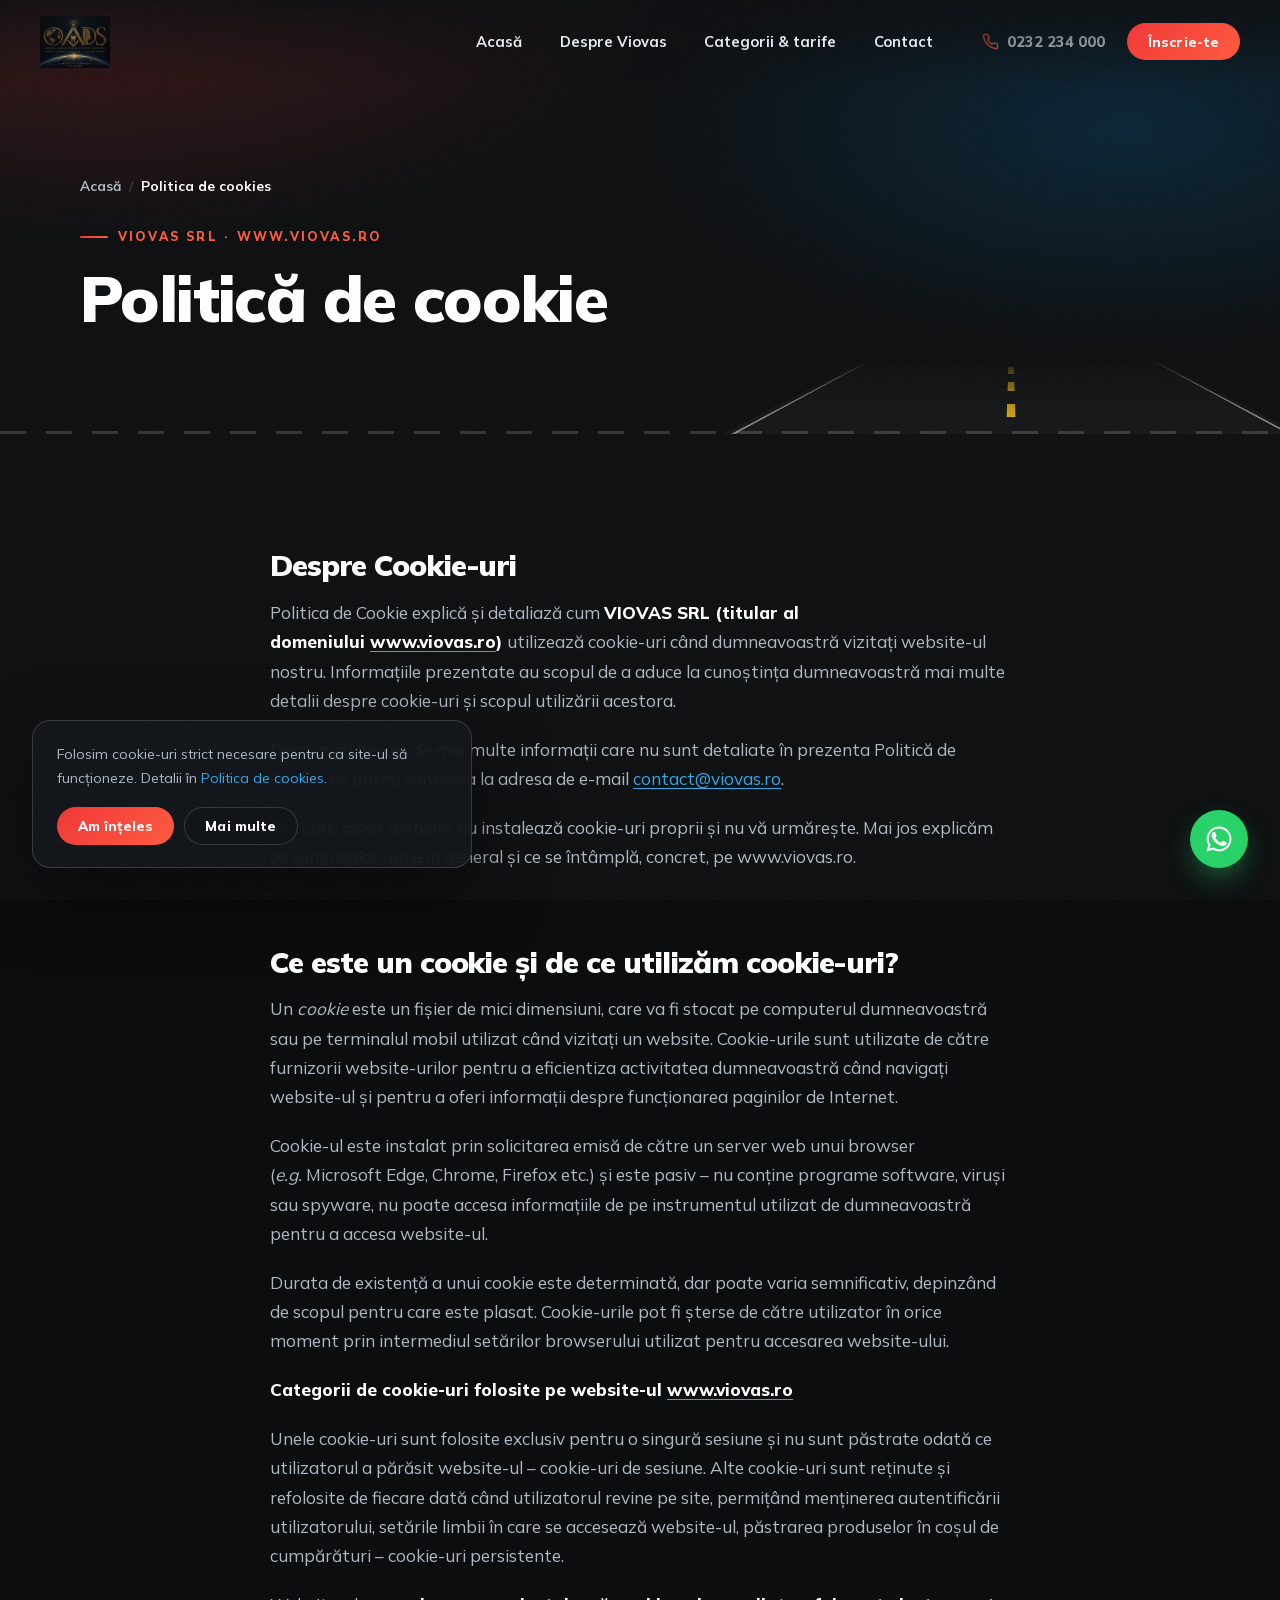
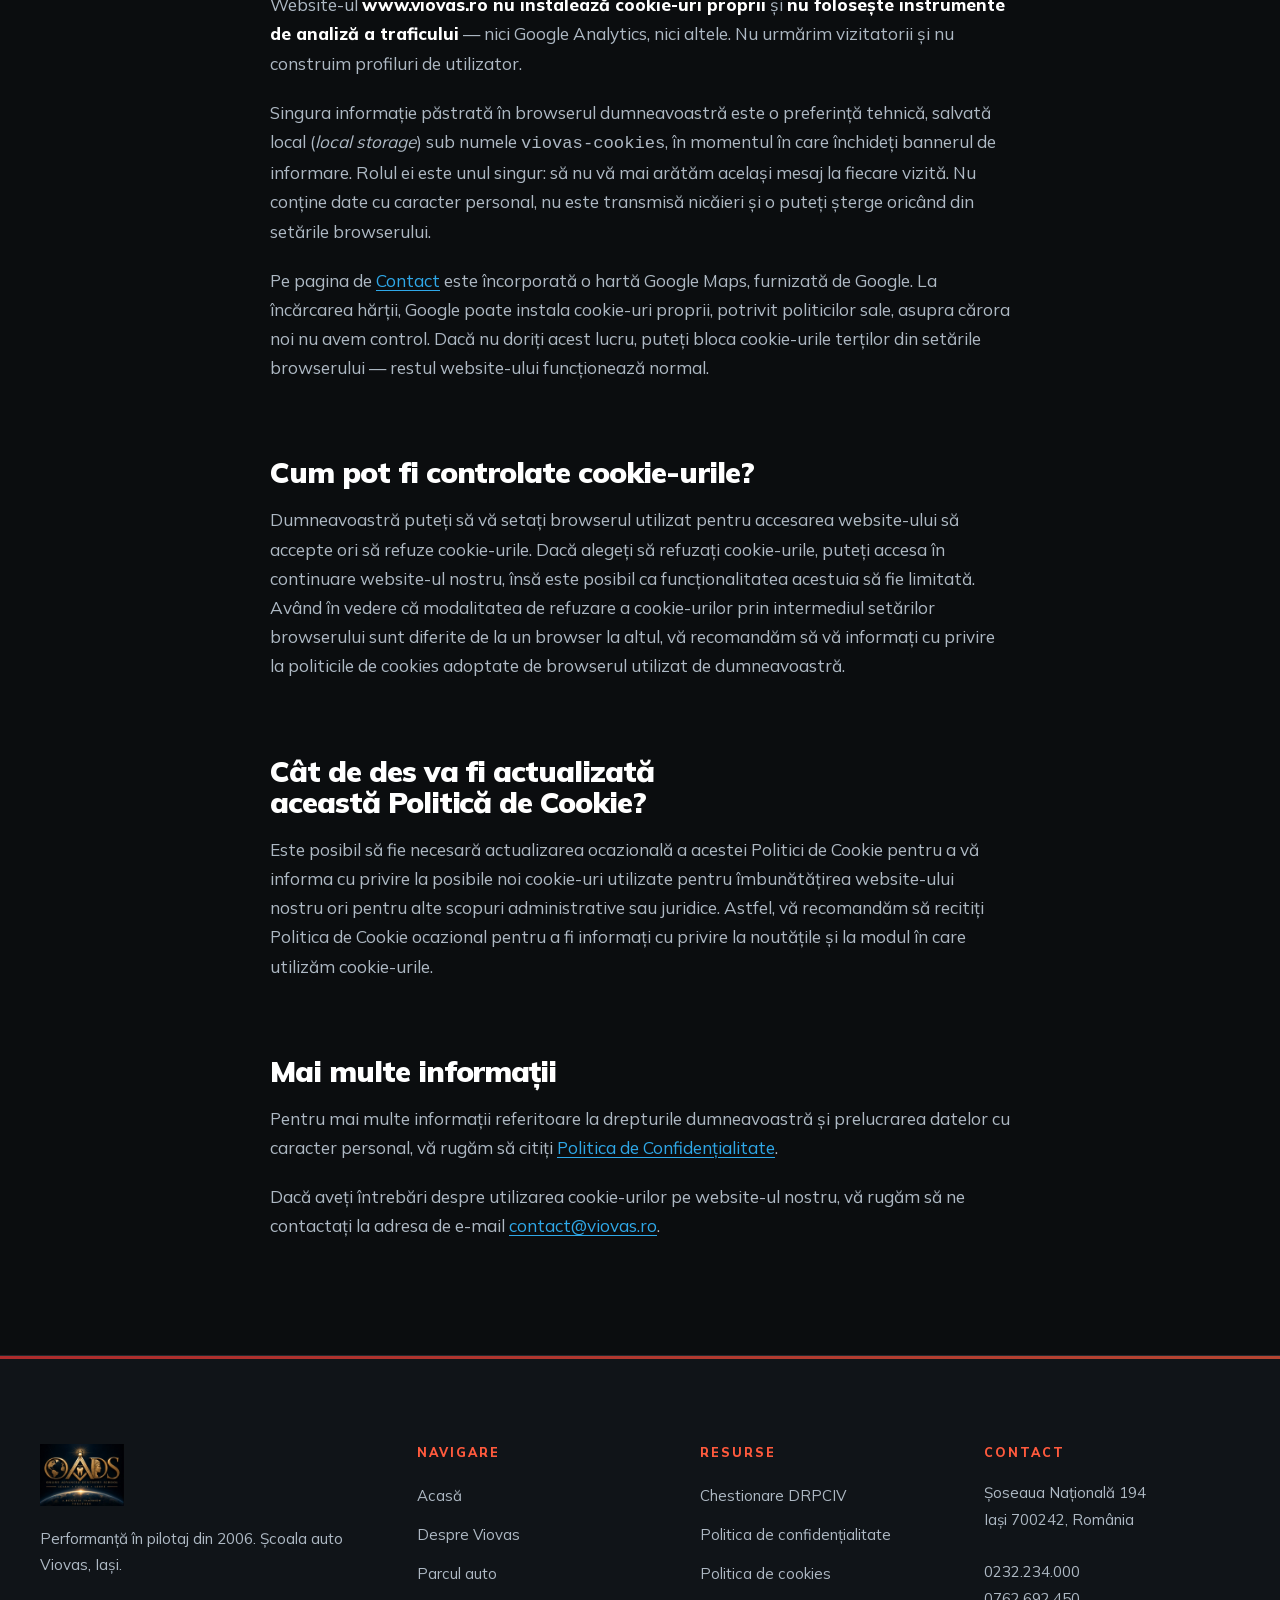
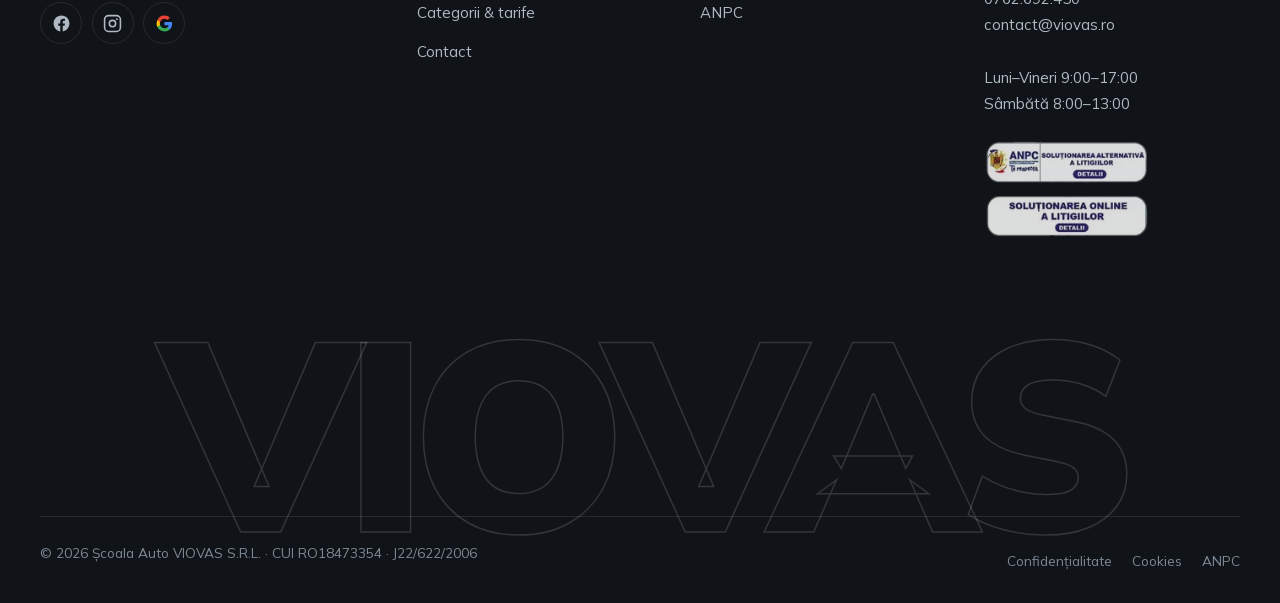
<file: politica-de-cookies.html>
<!DOCTYPE html>
<html lang="ro">
<head>
<meta charset="utf-8">
<meta name="viewport" content="width=device-width, initial-scale=1">
<title>Politica de cookies — Viovas</title>
<meta name="description" content="Ce sunt cookie-urile, ce categorii folosește www.viovas.ro, cât timp se păstrează și cum le poți accepta, refuza sau șterge din setările browserului.">
<link rel="canonical" href="https://www.viovas.ro/politica-de-cookies.html">

<meta property="og:type" content="website">
<meta property="og:locale" content="ro_RO">
<meta property="og:site_name" content="Viovas">
<meta property="og:url" content="https://www.viovas.ro/politica-de-cookies.html">
<meta property="og:title" content="Politica de cookies — Viovas">
<meta property="og:description" content="Ce sunt cookie-urile, ce categorii folosește www.viovas.ro și cum le poți controla din browser.">
<meta property="og:image" content="https://www.viovas.ro/assets/img/og-image.jpg">
<meta property="og:image:alt" content="Școala auto Viovas, Iași">
<meta property="og:image:width" content="1200">
<meta property="og:image:height" content="630">
<meta name="twitter:card" content="summary_large_image">
<meta name="twitter:image:alt" content="Școala auto Viovas, Iași">
<meta name="twitter:title" content="Politica de cookies — Viovas">
<meta name="twitter:description" content="Ce sunt cookie-urile, ce categorii folosește www.viovas.ro și cum le poți controla din browser.">
<meta name="twitter:image" content="https://www.viovas.ro/assets/img/og-image.jpg">

<meta name="theme-color" content="#0B0D0F">
<link rel="icon" href="assets/img/favicon-32.png" sizes="32x32">
<link rel="apple-touch-icon" href="assets/img/favicon-180.png">
<link rel="manifest" href="site.webmanifest">

<link rel="preload" href="assets/fonts/mulish-latin.woff2" as="font" type="font/woff2" crossorigin>
<link rel="preload" href="assets/fonts/mulish-latin-ext.woff2" as="font" type="font/woff2" crossorigin>
<link rel="stylesheet" href="assets/css/style.css?v=5">
<script>document.documentElement.classList.add('js');</script>
<script type="application/ld+json">
{
  "@context": "https://schema.org",
  "@type": "BreadcrumbList",
  "itemListElement": [
    { "@type": "ListItem", "position": 1, "name": "Acasă", "item": "https://www.viovas.ro/" },
    { "@type": "ListItem", "position": 2, "name": "Politica de cookies", "item": "https://www.viovas.ro/politica-de-cookies.html" }
  ]
}
</script>
</head>

<body>
<a class="skip-link" href="#main">Sari la conținut</a>

<!-- ===================== SPRITE DE ICONURI ===================== -->
<svg xmlns="http://www.w3.org/2000/svg" style="display:none" aria-hidden="true" focusable="false"><symbol id="i-phone" viewBox="0 0 24 24" fill="none" stroke="currentColor" stroke-width="2" stroke-linecap="round" stroke-linejoin="round"><path d="M22 16.92v3a2 2 0 0 1-2.18 2 19.79 19.79 0 0 1-8.63-3.07 19.5 19.5 0 0 1-6-6 19.79 19.79 0 0 1-3.07-8.67A2 2 0 0 1 4.11 2h3a2 2 0 0 1 2 1.72c.13.96.36 1.9.7 2.81a2 2 0 0 1-.45 2.11L8.09 9.91a16 16 0 0 0 6 6l1.27-1.27a2 2 0 0 1 2.11-.45c.9.34 1.85.57 2.81.7A2 2 0 0 1 22 16.92z"/></symbol>
<symbol id="i-mail" viewBox="0 0 24 24" fill="none" stroke="currentColor" stroke-width="2" stroke-linecap="round" stroke-linejoin="round"><rect x="2" y="4" width="20" height="16" rx="2"/><path d="m22 7-8.97 5.7a1.94 1.94 0 0 1-2.06 0L2 7"/></symbol>
<symbol id="i-pin" viewBox="0 0 24 24" fill="none" stroke="currentColor" stroke-width="2" stroke-linecap="round" stroke-linejoin="round"><path d="M20 10c0 6-8 12-8 12s-8-6-8-12a8 8 0 0 1 16 0z"/><circle cx="12" cy="10" r="3"/></symbol>
<symbol id="i-clock" viewBox="0 0 24 24" fill="none" stroke="currentColor" stroke-width="2" stroke-linecap="round" stroke-linejoin="round"><circle cx="12" cy="12" r="10"/><polyline points="12 6 12 12 16 14"/></symbol>
<symbol id="i-arrow" viewBox="0 0 24 24" fill="none" stroke="currentColor" stroke-width="2.5" stroke-linecap="round" stroke-linejoin="round"><line x1="5" y1="12" x2="19" y2="12"/><polyline points="12 5 19 12 12 19"/></symbol>
<symbol id="i-check" viewBox="0 0 24 24" fill="none" stroke="currentColor" stroke-width="3" stroke-linecap="round" stroke-linejoin="round"><polyline points="20 6 9 17 4 12"/></symbol>
<symbol id="i-star" viewBox="0 0 24 24" fill="currentColor"><path d="m12 17.27 5.18 3.13-1.37-5.9 4.58-3.96-6.03-.52L12 4.5 9.64 10.02l-6.03.52 4.58 3.96-1.37 5.9z"/></symbol>
<symbol id="i-whatsapp" viewBox="0 0 24 24" fill="currentColor"><path d="M17.47 14.38c-.3-.15-1.75-.86-2.02-.96-.27-.1-.47-.15-.67.15-.2.3-.77.96-.94 1.16-.17.2-.35.22-.64.07-.3-.15-1.25-.46-2.38-1.47-.88-.78-1.47-1.75-1.65-2.05-.17-.3-.02-.46.13-.6.13-.14.3-.35.45-.52.15-.17.2-.3.3-.5.1-.2.05-.37-.02-.52-.08-.15-.67-1.6-.92-2.2-.24-.58-.49-.5-.67-.51h-.57c-.2 0-.52.07-.79.37-.27.3-1.04 1.01-1.04 2.47s1.06 2.86 1.21 3.06c.15.2 2.1 3.2 5.08 4.49.71.3 1.26.49 1.69.63.71.22 1.36.19 1.87.12.57-.09 1.75-.72 2-1.41.25-.69.25-1.28.17-1.41-.07-.13-.27-.2-.57-.35zM12.04 2C6.58 2 2.13 6.45 2.13 11.91c0 1.75.46 3.45 1.32 4.95L2 22l5.25-1.38a9.87 9.87 0 0 0 4.79 1.22h.01c5.46 0 9.91-4.45 9.91-9.91 0-2.65-1.03-5.14-2.9-7.01A9.82 9.82 0 0 0 12.04 2zm0 18.15h-.01a8.2 8.2 0 0 1-4.19-1.15l-.3-.18-3.12.82.83-3.04-.2-.31a8.19 8.19 0 0 1-1.26-4.38c0-4.54 3.7-8.24 8.25-8.24a8.2 8.2 0 0 1 8.24 8.25c0 4.54-3.7 8.23-8.24 8.23z"/></symbol>
<symbol id="i-facebook" viewBox="0 0 24 24" fill="currentColor"><path d="M22 12.06C22 6.5 17.52 2 12 2S2 6.5 2 12.06c0 5.02 3.66 9.18 8.44 9.94v-7.03H7.9v-2.91h2.54V9.85c0-2.52 1.49-3.91 3.77-3.91 1.1 0 2.24.2 2.24.2v2.46h-1.26c-1.24 0-1.63.78-1.63 1.57v1.89h2.78l-.45 2.91h-2.33V22C18.34 21.24 22 17.08 22 12.06z"/></symbol>
<symbol id="i-instagram" viewBox="0 0 24 24" fill="none" stroke="currentColor" stroke-width="2" stroke-linecap="round" stroke-linejoin="round"><rect x="2" y="2" width="20" height="20" rx="5"/><circle cx="12" cy="12" r="4"/><circle cx="17.5" cy="6.5" r="1.2" fill="currentColor" stroke="none"/></symbol>
<symbol id="i-google" viewBox="0 0 24 24"><path fill="#4285F4" d="M21.6 12.23c0-.71-.06-1.4-.18-2.05H12v3.88h5.38a4.6 4.6 0 0 1-2 3.02v2.51h3.24c1.89-1.74 2.98-4.3 2.98-7.36z"/><path fill="#34A853" d="M12 22c2.7 0 4.96-.9 6.62-2.41l-3.24-2.51c-.9.6-2.04.96-3.38.96-2.6 0-4.8-1.76-5.59-4.12H3.06v2.59A10 10 0 0 0 12 22z"/><path fill="#FBBC05" d="M6.41 13.92a6 6 0 0 1 0-3.83V7.5H3.06a10 10 0 0 0 0 9l3.35-2.58z"/><path fill="#EA4335" d="M12 5.95c1.47 0 2.78.5 3.82 1.5l2.86-2.86C16.95 2.99 14.7 2 12 2a10 10 0 0 0-8.94 5.5l3.35 2.59C7.2 7.72 9.4 5.95 12 5.95z"/></symbol>
<symbol id="i-car" viewBox="0 0 24 24" fill="none" stroke="currentColor" stroke-width="2" stroke-linecap="round" stroke-linejoin="round"><path d="M5 17h14M6.5 17a1.5 1.5 0 1 1-3 0 1.5 1.5 0 0 1 3 0zM20.5 17a1.5 1.5 0 1 1-3 0 1.5 1.5 0 0 1 3 0z"/><path d="M3 17v-4.2a2 2 0 0 1 .3-1.05l2.2-3.5A2 2 0 0 1 7.2 7.3h9.6a2 2 0 0 1 1.7.95l2.2 3.5A2 2 0 0 1 21 12.8V17"/><path d="M4 12h16"/></symbol>
<symbol id="i-bike" viewBox="0 0 24 24" fill="none" stroke="currentColor" stroke-width="2" stroke-linecap="round" stroke-linejoin="round"><circle cx="5" cy="17" r="3"/><circle cx="19" cy="17" r="3"/><path d="M8 17h6l-3-6 4-2 2 3h2M9 7h3"/></symbol>
<symbol id="i-truck" viewBox="0 0 24 24" fill="none" stroke="currentColor" stroke-width="2" stroke-linecap="round" stroke-linejoin="round"><path d="M2 16V7a1 1 0 0 1 1-1h11v10"/><path d="M14 10h4l3 3.5V16"/><circle cx="7" cy="18" r="2"/><circle cx="17" cy="18" r="2"/><path d="M9 18h6"/></symbol>
<symbol id="i-bus" viewBox="0 0 24 24" fill="none" stroke="currentColor" stroke-width="2" stroke-linecap="round" stroke-linejoin="round"><rect x="3" y="4" width="18" height="13" rx="2"/><path d="M3 11h18M8 4v7M16 4v7"/><circle cx="7.5" cy="19" r="1.5"/><circle cx="16.5" cy="19" r="1.5"/></symbol>
<symbol id="i-calendar" viewBox="0 0 24 24" fill="none" stroke="currentColor" stroke-width="2" stroke-linecap="round" stroke-linejoin="round"><rect x="3" y="5" width="18" height="16" rx="2"/><path d="M16 3v4M8 3v4M3 11h18"/></symbol>
<symbol id="i-shield" viewBox="0 0 24 24" fill="none" stroke="currentColor" stroke-width="2" stroke-linecap="round" stroke-linejoin="round"><path d="M12 2 4 5.5v6c0 4.7 3.4 8.9 8 10.5 4.6-1.6 8-5.8 8-10.5v-6z"/><polyline points="9 12 11 14 15 10"/></symbol>
<symbol id="i-trophy" viewBox="0 0 24 24" fill="none" stroke="currentColor" stroke-width="2" stroke-linecap="round" stroke-linejoin="round"><path d="M8 3h8v6a4 4 0 0 1-8 0z"/><path d="M8 5H5v1a3 3 0 0 0 3 3M16 5h3v1a3 3 0 0 1-3 3"/><path d="M12 13v4M9 21h6l-.5-4h-5z"/></symbol>
<symbol id="i-tag" viewBox="0 0 24 24" fill="none" stroke="currentColor" stroke-width="2" stroke-linecap="round" stroke-linejoin="round"><path d="M20.6 13.4 12 4.8H4.8V12l8.6 8.6a2 2 0 0 0 2.8 0l4.4-4.4a2 2 0 0 0 0-2.8z"/><circle cx="8.5" cy="8.5" r="1.3"/></symbol>
<symbol id="i-book" viewBox="0 0 24 24" fill="none" stroke="currentColor" stroke-width="2" stroke-linecap="round" stroke-linejoin="round"><path d="M2 4h6a3 3 0 0 1 3 3v13a2.5 2.5 0 0 0-2.5-2H2z"/><path d="M22 4h-6a3 3 0 0 0-3 3v13a2.5 2.5 0 0 1 2.5-2H22z"/></symbol>
<symbol id="i-sign" viewBox="0 0 24 24" fill="none" stroke="currentColor" stroke-width="2" stroke-linecap="round" stroke-linejoin="round"><path d="m12 2 8 8-8 8-8-8z"/><path d="M12 8v3M12 14h.01"/><path d="M12 18v4"/></symbol>
<symbol id="i-wheel" viewBox="0 0 24 24" fill="none" stroke="currentColor" stroke-width="2" stroke-linecap="round" stroke-linejoin="round"><circle cx="12" cy="12" r="9"/><circle cx="12" cy="12" r="3"/><path d="M12 3v6M3.5 16.5 9 13.5M20.5 16.5 15 13.5"/></symbol>
<symbol id="i-cone" viewBox="0 0 24 24" fill="none" stroke="currentColor" stroke-width="2" stroke-linecap="round" stroke-linejoin="round"><path d="M9.3 4.7 4 20h16L14.7 4.7A1.5 1.5 0 0 0 13.3 4h-2.6a1.5 1.5 0 0 0-1.4.7z"/><path d="M7 13h10M8 9h8M2 20h20"/></symbol>
<symbol id="i-info" viewBox="0 0 24 24" fill="none" stroke="currentColor" stroke-width="2" stroke-linecap="round" stroke-linejoin="round"><circle cx="12" cy="12" r="10"/><path d="M12 16v-5M12 8h.01"/></symbol>
<symbol id="i-ok" viewBox="0 0 24 24" fill="none" stroke="currentColor" stroke-width="2" stroke-linecap="round" stroke-linejoin="round"><circle cx="12" cy="12" r="10"/><polyline points="8.5 12.5 11 15 16 9.5"/></symbol>
<symbol id="i-alert" viewBox="0 0 24 24" fill="none" stroke="currentColor" stroke-width="2" stroke-linecap="round" stroke-linejoin="round"><circle cx="12" cy="12" r="10"/><path d="M12 7v6M12 16h.01"/></symbol>
<symbol id="i-send" viewBox="0 0 24 24" fill="none" stroke="currentColor" stroke-width="2" stroke-linecap="round" stroke-linejoin="round"><path d="m22 2-7 20-4-9-9-4z"/><path d="M22 2 11 13"/></symbol>
<symbol id="i-cap" viewBox="0 0 24 24" fill="none" stroke="currentColor" stroke-width="2" stroke-linecap="round" stroke-linejoin="round"><path d="M22 9 12 4 2 9l10 5z"/><path d="M6 11.5V16c0 1.4 2.7 2.5 6 2.5s6-1.1 6-2.5v-4.5"/></symbol>
<symbol id="i-users" viewBox="0 0 24 24" fill="none" stroke="currentColor" stroke-width="2" stroke-linecap="round" stroke-linejoin="round"><path d="M16 21v-2a4 4 0 0 0-4-4H6a4 4 0 0 0-4 4v2"/><circle cx="9" cy="7" r="4"/><path d="M22 21v-2a4 4 0 0 0-3-3.87M16 3.13a4 4 0 0 1 0 7.75"/></symbol>
</svg>

<!-- ===================== ANTET ===================== -->
<header class="header">
  <div class="header__inner">
    <a class="brand" href="index.html" aria-label="Viovas — acasă">
      <img src="assets/img/logo.png" srcset="assets/img/logo.png 1x, assets/img/logo@2x.png 2x"
           width="200" height="148" alt="Viovas — Performanță în pilotaj">
    </a>

    <nav class="nav" aria-label="Navigație principală">
      <a class="nav__link" href="index.html">Acasă</a>
      <a class="nav__link" href="despre.html">Despre Viovas</a>
      <a class="nav__link" href="categorii.html">Categorii &amp; tarife</a>
      <a class="nav__link" href="contact.html">Contact</a>
    </nav>

    <div class="header__cta">
      <a class="header__phone" href="tel:+40232234000">
        <svg class="ico" aria-hidden="true"><use href="#i-phone"/></svg>0232 234 000
      </a>
      <a class="btn btn--sm" href="contact.html">Înscrie-te</a>
      <button class="burger" type="button" aria-expanded="false" aria-controls="drawer" aria-label="Deschide meniul">
        <span></span><span></span><span></span>
      </button>
    </div>
  </div>
</header>

<!-- ===================== MENIU MOBIL ===================== -->
<div class="drawer" id="drawer" aria-hidden="true">
  <nav class="drawer__nav" aria-label="Navigație mobilă">
    <a class="drawer__link" href="index.html"><span>01</span>Acasă</a>
    <a class="drawer__link" href="despre.html"><span>02</span>Despre Viovas</a>
    <a class="drawer__link" href="categorii.html"><span>03</span>Categorii &amp; tarife</a>
    <a class="drawer__link" href="contact.html"><span>04</span>Contact</a>
  </nav>
  <div class="drawer__foot">
    <a class="drawer__phone" href="tel:+40232234000"><svg class="ico" aria-hidden="true"><use href="#i-phone"/></svg>0232 234 000</a>
    <a class="drawer__phone" href="tel:+40762692450"><svg class="ico" aria-hidden="true"><use href="#i-phone"/></svg>0762 692 450</a>
    <a class="btn btn--block" href="contact.html">Programează-te la cursuri</a>
  </div>
</div>

<main id="main">
  <section class="pagehead">
    <div class="wrap">
      <ol class="crumbs">
        <li><a href="index.html">Acasă</a></li>
        <li aria-current="page">Politica de cookies</li>
      </ol>
      <p class="eyebrow">VIOVAS SRL · www.viovas.ro</p>
      <h1>Politică de cookie</h1>
    </div>
  </section>

  <section class="section">
    <div class="wrap wrap--narrow">
      <div class="prose">
<h2>Despre Cookie-uri</h2>
<p>Politica de Cookie explică și detaliază cum <strong>VIOVAS SRL (titular al domeniului </strong><a href="https://www.viovas.ro/"><strong>www.viovas.ro</strong></a><strong>) </strong>utilizează cookie-uri când dumneavoastră vizitați website-ul nostru. Informațiile prezentate au scopul de a aduce la cunoștința dumneavoastră mai multe detalii despre cookie-uri și scopul utilizării acestora.</p>
<p>Dacă aveți nevoie de mai multe informații care nu sunt detaliate în prezenta Politică de Cookie, ne puteți contacta la adresa de e-mail <a href="mailto:contact@viovas.ro">contact@viovas.ro</a>.</p>
<p>Pe scurt: acest website nu instalează cookie-uri proprii și nu vă urmărește. Mai jos explicăm ce sunt cookie-urile în general și ce se întâmplă, concret, pe www.viovas.ro.</p>
<h2>Ce este un cookie și de ce utilizăm cookie-uri?</h2>
<p>Un <em>cookie</em> este un fișier de mici dimensiuni, care va fi stocat pe computerul dumneavoastră sau pe terminalul mobil utilizat când vizitați un website. Cookie-urile sunt utilizate de către furnizorii website-urilor pentru a eficientiza activitatea dumneavoastră când navigați website-ul și pentru a oferi informații despre funcționarea paginilor de Internet.</p>
<p>Cookie-ul este instalat prin solicitarea emisă de către un server web unui browser (<em>e.g.</em> Microsoft Edge, Chrome, Firefox etc.) și este pasiv – nu conține programe software, viruși sau spyware, nu poate accesa informațiile de pe instrumentul utilizat de dumneavoastră pentru a accesa website-ul.</p>
<p>Durata de existență a unui cookie este determinată, dar poate varia semnificativ, depinzând de scopul pentru care este plasat. Cookie-urile pot fi șterse de către utilizator în orice moment prin intermediul setărilor browserului utilizat pentru accesarea website-ului.</p>
<p><strong>Categorii de cookie-uri folosite pe website-ul </strong><a href="https://www.viovas.ro/"><strong>www.viovas.ro</strong></a> </p>
<p>Unele cookie-uri sunt folosite exclusiv pentru o singură sesiune și nu sunt păstrate odată ce utilizatorul a părăsit website-ul – cookie-uri de sesiune. Alte cookie-uri sunt reținute și refolosite de fiecare dată când utilizatorul revine pe site, permițând menținerea autentificării utilizatorului, setările limbii în care se accesează website-ul, păstrarea produselor în coșul de cumpărături – cookie-uri persistente.</p>
<p>Website-ul <strong>www.viovas.ro nu instalează cookie-uri proprii</strong> și <strong>nu folosește instrumente de analiză a traficului</strong> — nici Google Analytics, nici altele. Nu urmărim vizitatorii și nu construim profiluri de utilizator.</p>
<p>Singura informație păstrată în browserul dumneavoastră este o preferință tehnică, salvată local (<em>local storage</em>) sub numele <code>viovas-cookies</code>, în momentul în care închideți bannerul de informare. Rolul ei este unul singur: să nu vă mai arătăm același mesaj la fiecare vizită. Nu conține date cu caracter personal, nu este transmisă nicăieri și o puteți șterge oricând din setările browserului.</p>
<p>Pe pagina de <a href="contact.html">Contact</a> este încorporată o hartă Google Maps, furnizată de Google. La încărcarea hărții, Google poate instala cookie-uri proprii, potrivit politicilor sale, asupra cărora noi nu avem control. Dacă nu doriți acest lucru, puteți bloca cookie-urile terților din setările browserului — restul website-ului funcționează normal.</p>
<h2>Cum pot fi controlate cookie-urile?</h2>
<p>Dumneavoastră puteți să vă setați browserul utilizat pentru accesarea website-ului să accepte ori să refuze cookie-urile. Dacă alegeți să refuzați cookie-urile, puteți accesa în continuare website-ul nostru, însă este posibil ca funcționalitatea acestuia să fie limitată. Având în vedere că modalitatea de refuzare a cookie-urilor prin intermediul setărilor browserului sunt diferite de la un browser la altul, vă recomandăm să vă informați cu privire la politicile de cookies adoptate de browserul utilizat de dumneavoastră.</p>
<h2>Cât de des va fi actualizată această Politică de Cookie?</h2>
<p>Este posibil să fie necesară actualizarea ocazională a acestei Politici de Cookie pentru a vă informa cu privire la posibile noi cookie-uri utilizate pentru îmbunătățirea website-ului nostru ori pentru alte scopuri administrative sau juridice. Astfel, vă recomandăm să recitiți Politica de Cookie ocazional pentru a fi informați cu privire la noutățile și la modul în care utilizăm cookie-urile.</p>
<h2>Mai multe informații</h2>
<p>Pentru mai multe informații referitoare la drepturile dumneavoastră și prelucrarea datelor cu caracter personal, vă rugăm să citiți <a href="politica-confidentialitate.html">Politica de Confidențialitate</a>.</p>
<p>Dacă aveți întrebări despre utilizarea cookie-urilor pe website-ul nostru, vă rugăm să ne contactați la adresa de e-mail <a href="mailto:contact@viovas.ro">contact@viovas.ro</a>.</p>
      </div>
    </div>
  </section>
</main>

<!-- ===================== SUBSOL ===================== -->
<footer class="footer">
  <div class="wrap wrap--wide">
    <div class="footer__grid">
      <div class="footer__brand">
        <img src="assets/img/logo.png" srcset="assets/img/logo.png 1x, assets/img/logo@2x.png 2x"
             width="200" height="148" alt="Viovas" loading="lazy">
        <p class="footer__tagline">Performanță în pilotaj din 2006. Școala auto Viovas, Iași.</p>
        <div class="socials">
          <a href="https://www.facebook.com/viovas.ro" target="_blank" rel="noopener noreferrer" aria-label="Viovas pe Facebook">
            <svg class="ico" aria-hidden="true"><use href="#i-facebook"/></svg>
          </a>
          <a href="https://www.instagram.com/viovas.ro/" target="_blank" rel="noopener noreferrer" aria-label="Viovas pe Instagram">
            <svg class="ico" aria-hidden="true"><use href="#i-instagram"/></svg>
          </a>
          <a href="https://g.page/r/CU2p9CFaGAy2EB0/review" target="_blank" rel="noopener noreferrer" aria-label="Viovas pe Google">
            <svg class="ico" aria-hidden="true"><use href="#i-google"/></svg>
          </a>
        </div>
      </div>

      <div>
        <h2 class="footer__h">Navigare</h2>
        <ul>
          <li><a href="index.html">Acasă</a></li>
          <li><a href="despre.html">Despre Viovas</a></li>
          <li><a href="despre.html#parc">Parcul auto</a></li>
          <li><a href="categorii.html">Categorii &amp; tarife</a></li>
          <li><a href="contact.html">Contact</a></li>
        </ul>
      </div>

      <div>
        <h2 class="footer__h">Resurse</h2>
        <ul>
          <li><a href="https://www.drpciv.ro/dlexam" target="_blank" rel="noopener noreferrer">Chestionare DRPCIV</a></li>
          <li><a href="politica-confidentialitate.html">Politica de confidențialitate</a></li>
          <li><a href="politica-de-cookies.html">Politica de cookies</a></li>
          <li><a href="https://anpc.ro/" target="_blank" rel="noopener noreferrer">ANPC</a></li>
        </ul>
      </div>

      <div>
        <h2 class="footer__h">Contact</h2>
        <address>
          Șoseaua Națională 194<br>
          Iași 700242, România<br><br>
          <a href="tel:+40232234000">0232.234.000</a><br>
          <a href="tel:+40762692450">0762.692.450</a><br>
          <a href="mailto:contact@viovas.ro">contact@viovas.ro</a><br><br>
          Luni–Vineri 9:00–17:00<br>
          Sâmbătă 8:00–13:00
        </address>
        <div class="anpc">
          <a href="https://anpc.ro/sal/" target="_blank" rel="noopener noreferrer">
            <img src="assets/img/anpc-sal.webp" alt="ANPC — Soluționarea alternativă a litigiilor" loading="lazy" width="250" height="60">
          </a>
          <a href="https://ec.europa.eu/consumers/odr/main/index.cfm?event=main.home2.show&amp;lng=RO" target="_blank" rel="noopener noreferrer">
            <img src="assets/img/anpc-sol.webp" alt="Soluționarea online a litigiilor" loading="lazy" width="250" height="60">
          </a>
        </div>
      </div>
    </div>

    <div class="footer__bar">
      <p>© <span data-year>2026</span> Școala Auto VIOVAS S.R.L. · CUI RO18473354 · J22/622/2006</p>
      <p class="footer__legal">
        <a href="politica-confidentialitate.html">Confidențialitate</a>
        <a href="politica-de-cookies.html">Cookies</a>
        <a href="https://anpc.ro/" target="_blank" rel="noopener noreferrer">ANPC</a>
      </p>
    </div>
  </div>
</footer>

<!-- ===================== BARĂ MOBILĂ + WHATSAPP ===================== -->
<nav class="actionbar" aria-label="Acțiuni rapide">
  <div class="actionbar__inner">
    <a href="tel:+40232234000"><svg class="ico" aria-hidden="true"><use href="#i-phone"/></svg>Sună</a>
    <a href="https://api.whatsapp.com/send?phone=40762692450&amp;text=Bun%C4%83%20ziua%2C%20a%C8%99%20vrea%20informa%C8%9Bii%20despre%20cursurile%20Viovas." target="_blank" rel="noopener noreferrer"><svg class="ico" aria-hidden="true"><use href="#i-whatsapp"/></svg>WhatsApp</a>
    <a href="contact.html"><svg class="ico" aria-hidden="true"><use href="#i-send"/></svg>Înscrie-te</a>
  </div>
</nav>

<a class="wa-float" href="https://api.whatsapp.com/send?phone=40762692450&amp;text=Bun%C4%83%20ziua%2C%20a%C8%99%20vrea%20informa%C8%9Bii%20despre%20cursurile%20Viovas." target="_blank" rel="noopener noreferrer" aria-label="Scrie-ne pe WhatsApp">
  <svg class="ico" aria-hidden="true"><use href="#i-whatsapp"/></svg>
</a>

<!-- ===================== COOKIE ===================== -->
<div class="cookiebar" role="dialog" aria-live="polite" aria-label="Informare cookies">
  <p>Folosim cookie-uri strict necesare pentru ca site-ul să funcționeze. Detalii în <a href="politica-de-cookies.html">Politica de cookies</a>.</p>
  <div class="cookiebar__actions">
    <button class="btn btn--sm" type="button" data-cookie="accept">Am înțeles</button>
    <a class="btn btn--sm btn--ghost" href="politica-de-cookies.html">Mai multe</a>
  </div>
</div>

<script src="assets/js/main.js?v=5" defer></script>
</body>
</html>
</file>
<file: assets/css/style.css>
/* ==========================================================================
   VIOVAS — Școala Auto Iași
   Sistem de design „cockpit după apus"
   Un singur fișier. Fără dependențe. Editează tokenii de mai jos.
   ========================================================================== */

/* --------------------------------------------------------------------------
   1. Fonturi (self-hosted, variabile 400–900)
   -------------------------------------------------------------------------- */
@font-face {
  font-family: 'Mulish';
  font-style: normal;
  font-weight: 400 900;
  font-display: swap;
  src: url('../fonts/mulish-latin-ext.woff2') format('woff2');
  unicode-range: U+0100-02BA, U+02BD-02C5, U+02C7-02CC, U+02CE-02D7, U+02DD-02FF,
                 U+0304, U+0308, U+0329, U+1D00-1DBF, U+1E00-1E9F, U+1EF2-1EFF,
                 U+2020, U+20A0-20AB, U+20AD-20C0, U+2113, U+2C60-2C7F, U+A720-A7FF;
}
@font-face {
  font-family: 'Mulish';
  font-style: normal;
  font-weight: 400 900;
  font-display: swap;
  src: url('../fonts/mulish-latin.woff2') format('woff2');
  unicode-range: U+0000-00FF, U+0131, U+0152-0153, U+02BB-02BC, U+02C6, U+02DA,
                 U+02DC, U+0304, U+0308, U+0329, U+2000-206F, U+20AC, U+2122,
                 U+2191, U+2193, U+2212, U+2215, U+FEFF, U+FFFD;
}

/* --------------------------------------------------------------------------
   2. Tokeni
   -------------------------------------------------------------------------- */
:root {
  /* Brand — preluate din identitatea Viovas */
  --red:        #F23535;
  --red-hot:    #FF5A3D;
  --red-deep:   #C31F1F;
  --blue:       #006DAD;
  --blue-lit:   #2FA8E8;
  /* Galbenul semnului rutier din logo — doar pentru marcaje, folosit rar */
  --yellow:     #FFC21A;

  /* Suprafețe */
  --ink:        #0B0D0F;
  --ink-2:      #101418;
  --ink-3:      #161C22;
  --ink-4:      #1E262E;

  /* Text */
  --white:      #FFFFFF;
  --text:       #E6ECF2;
  --text-soft:  #AEB9C4;
  --text-mute:  #7C8894;

  /* Linii */
  --line:       rgba(255, 255, 255, 0.09);
  --line-strong:rgba(255, 255, 255, 0.16);

  /* Gradienți */
  --grad-red:   linear-gradient(135deg, var(--red) 0%, var(--red-hot) 100%);
  --grad-blue:  linear-gradient(135deg, var(--blue) 0%, var(--blue-lit) 100%);

  /* Umbre */
  --shadow-sm:  0 2px 8px rgba(0, 0, 0, 0.35);
  --shadow-md:  0 12px 32px rgba(0, 0, 0, 0.45);
  --shadow-lg:  0 28px 70px rgba(0, 0, 0, 0.55);
  --glow-red:   0 14px 40px -10px rgba(242, 53, 53, 0.55);

  /* Ritm */
  --radius-sm:  10px;
  --radius:     18px;
  --radius-lg:  28px;
  --radius-pill:999px;

  --wrap:       1200px;
  --wrap-wide:  1400px;
  --gutter:     clamp(1.25rem, 4vw, 2.5rem);
  --section-y:  clamp(4.5rem, 9vw, 8.5rem);

  /* Mișcare */
  --ease:       cubic-bezier(0.22, 1, 0.36, 1);
  --ease-out:   cubic-bezier(0.16, 1, 0.3, 1);
  --ease-io:    cubic-bezier(0.77, 0, 0.18, 1);
  --ease-in:    cubic-bezier(0.6, 0, 0.9, 0.35);
  --dur:        0.45s;

  --header-h:   84px;

  /* Permite animarea spre „auto" (întrebările frecvente se deschid fluid) */
  interpolate-size: allow-keywords;
}

/* --------------------------------------------------------------------------
   3. Reset & bază
   -------------------------------------------------------------------------- */
*, *::before, *::after { box-sizing: border-box; }

html {
  -webkit-text-size-adjust: 100%;
  scroll-behavior: smooth;
  scroll-padding-top: calc(var(--header-h) + 16px);
}

body {
  margin: 0;
  background: var(--ink);
  color: var(--text);
  font-family: 'Mulish', system-ui, -apple-system, 'Segoe UI', Roboto, sans-serif;
  font-size: clamp(1rem, 0.96rem + 0.2vw, 1.075rem);
  line-height: 1.7;
  font-weight: 400;
  -webkit-font-smoothing: antialiased;
  -moz-osx-font-smoothing: grayscale;
  overflow-x: hidden;
}

body.is-locked { overflow: hidden; }

img, video { display: block; max-width: 100%; height: auto; }

/* Iconurile folosesc sprite-ul SVG inline. Dimensiunea de bază, suprascrisă
   de fiecare componentă în parte. */
.ico {
  display: inline-block;
  width: 20px;
  height: 20px;
  flex: none;
  vertical-align: middle;
}

h1, h2, h3, h4 {
  margin: 0 0 0.5em;
  color: var(--white);
  font-weight: 800;
  line-height: 1.12;
  letter-spacing: -0.025em;
  text-wrap: balance;
}

h1 { font-size: clamp(2.5rem, 1.4rem + 4.6vw, 5rem); font-weight: 900; }
h2 { font-size: clamp(2.1rem, 1.2rem + 3.5vw, 4rem); font-weight: 900; letter-spacing: -0.035em; line-height: 1.05; }
h3 { font-size: clamp(1.25rem, 1.05rem + 0.9vw, 1.65rem); }
h4 { font-size: 1.1rem; font-weight: 700; letter-spacing: -0.01em; }

p { margin: 0 0 1.15em; }
p:last-child { margin-bottom: 0; }

a { color: var(--blue-lit); text-decoration: none; transition: color 0.2s var(--ease); }
a:hover { color: var(--red-hot); }

ul, ol { margin: 0 0 1.15em; padding-left: 1.3em; }
li { margin-bottom: 0.4em; }

strong, b { font-weight: 800; color: var(--white); }

::selection { background: var(--red); color: #fff; }

:focus-visible {
  outline: 2px solid var(--blue-lit);
  outline-offset: 3px;
  border-radius: 4px;
}

.skip-link {
  position: absolute;
  left: 50%;
  top: -100px;
  transform: translateX(-50%);
  z-index: 999;
  padding: 0.85rem 1.5rem;
  background: var(--red);
  color: #fff;
  font-weight: 800;
  border-radius: 0 0 var(--radius-sm) var(--radius-sm);
  transition: top 0.2s var(--ease);
}
.skip-link:focus { top: 0; color: #fff; }

.visually-hidden {
  position: absolute !important;
  width: 1px; height: 1px;
  margin: -1px; padding: 0;
  overflow: hidden;
  clip: rect(0 0 0 0);
  white-space: nowrap;
  border: 0;
}

/* --------------------------------------------------------------------------
   4. Layout
   -------------------------------------------------------------------------- */
.wrap {
  width: 100%;
  max-width: var(--wrap);
  margin-inline: auto;
  padding-inline: var(--gutter);
}
.wrap--wide { max-width: var(--wrap-wide); }
.wrap--narrow { max-width: 820px; }

.section { position: relative; padding-block: var(--section-y); }
.section--tight { padding-block: clamp(3rem, 6vw, 5rem); }
.section--flush-top { padding-top: 0; }

.section--alt { background: var(--ink-2); }
.section--alt::before,
.section--alt::after {
  content: '';
  position: absolute;
  inset-inline: 0;
  height: 1px;
  background: var(--line);
}
.section--alt::before { top: 0; }
.section--alt::after { bottom: 0; }

/* Aură radială de fundal — se pune pe secțiuni cheie */
.aura { position: relative; isolation: isolate; }
.aura::before {
  content: '';
  position: absolute;
  z-index: -1;
  inset: 0;
  background:
    radial-gradient(60% 50% at 12% 0%, rgba(242, 53, 53, 0.13), transparent 65%),
    radial-gradient(55% 45% at 92% 88%, rgba(0, 109, 173, 0.16), transparent 65%);
  pointer-events: none;
}

/* Antet de secțiune */
.sec-head { max-width: 760px; margin-bottom: clamp(2.5rem, 5vw, 4rem); }
.sec-head--center { margin-inline: auto; text-align: center; }
.sec-head p { color: var(--text-soft); font-size: 1.075rem; }

.eyebrow {
  display: inline-flex;
  align-items: center;
  gap: 0.6rem;
  margin-bottom: 1rem;
  font-size: 0.775rem;
  font-weight: 800;
  letter-spacing: 0.18em;
  text-transform: uppercase;
  color: var(--red-hot);
}
.eyebrow::before {
  content: '';
  width: 28px;
  height: 2px;
  background: var(--grad-red);
  border-radius: 2px;
}
.sec-head--center .eyebrow::after {
  content: '';
  width: 28px;
  height: 2px;
  background: var(--grad-red);
  border-radius: 2px;
}

.lead { font-size: clamp(1.075rem, 1rem + 0.4vw, 1.3rem); color: var(--text-soft); }

/* Marcaj de bandă rutieră — separator decorativ */
.roadline {
  height: 3px;
  border-radius: 3px;
  background: repeating-linear-gradient(90deg,
    var(--line-strong) 0 26px, transparent 26px 46px);
}

/* --------------------------------------------------------------------------
   5. Butoane
   -------------------------------------------------------------------------- */
.btn {
  --btn-bg: var(--grad-red);
  --btn-fg: #fff;
  display: inline-flex;
  align-items: center;
  justify-content: center;
  gap: 0.6rem;
  padding: 1rem 1.9rem;
  border: 0;
  border-radius: var(--radius-pill);
  background: var(--btn-bg);
  color: var(--btn-fg);
  font-family: inherit;
  font-size: 0.95rem;
  font-weight: 800;
  letter-spacing: 0.01em;
  line-height: 1;
  text-align: center;
  cursor: pointer;
  white-space: nowrap;
  overflow: hidden;
  isolation: isolate;
  transition: transform 0.25s var(--ease), box-shadow 0.25s var(--ease),
              background-color 0.25s var(--ease), color 0.25s var(--ease);
}
.btn:hover { color: var(--btn-fg); transform: translateY(-2px); box-shadow: var(--glow-red); }
.btn:active { transform: translateY(0); }

/* Sclipirea care traversează butonul la hover */
.btn::before {
  content: '';
  position: absolute;
  z-index: -1;
  top: 0;
  bottom: 0;
  left: -60%;
  width: 45%;
  background: linear-gradient(100deg, transparent, rgba(255, 255, 255, 0.38), transparent);
  transform: skewX(-20deg);
  translate: 0 0;
  pointer-events: none;
}
.btn:hover::before { translate: 360% 0; transition: translate 0.8s var(--ease); }

/* Săgeata „pleacă" și revine din partea cealaltă */
.btn:not(.btn--ghost):hover .ico:last-child { animation: arrowOut 0.6s var(--ease) both; }
@keyframes arrowOut {
  0%   { translate: 0 0; opacity: 1; }
  45%  { translate: 18px 0; opacity: 0; }
  46%  { translate: -14px 0; opacity: 0; }
  100% { translate: 0 0; opacity: 1; }
}

/* Butoane magnetice — deplasarea vine din JS prin --mgx/--mgy */
.is-magnetic {
  translate: var(--mgx, 0) var(--mgy, 0);
  transition: translate 0.55s var(--ease-out), transform 0.25s var(--ease),
              box-shadow 0.25s var(--ease), background-color 0.25s var(--ease),
              color 0.25s var(--ease), border-color 0.25s var(--ease);
}
.is-magnetic.is-pulling { transition-duration: 0.15s, 0.25s, 0.25s, 0.25s, 0.25s, 0.25s; }

.btn--ghost {
  --btn-bg: transparent;
  --btn-fg: var(--white);
  border: 1.5px solid var(--line-strong);
  background-color: rgba(11, 13, 15, 0.3);
}
.btn--ghost:hover {
  border-color: var(--white);
  background: rgba(255, 255, 255, 0.07);
  box-shadow: none;
}

.btn--blue { --btn-bg: var(--grad-blue); }
.btn--blue:hover { box-shadow: 0 14px 40px -10px rgba(47, 168, 232, 0.5); }

.btn--lg { padding: 1.2rem 2.4rem; font-size: 1.05rem; }
.btn--sm { padding: 0.72rem 1.3rem; font-size: 0.85rem; }
.btn--block { width: 100%; }

.btn .ico { width: 18px; height: 18px; flex: none; }

/* Link cu săgeată */
.arrow-link {
  display: inline-flex;
  align-items: center;
  gap: 0.55rem;
  font-weight: 800;
  font-size: 0.95rem;
  color: var(--white);
}
.arrow-link .ico { width: 16px; height: 16px; transition: transform 0.25s var(--ease); }
.arrow-link:hover { color: var(--red-hot); }
.arrow-link:hover .ico { transform: translateX(5px); }

/* --------------------------------------------------------------------------
   6. Antet / navigație
   -------------------------------------------------------------------------- */
.header {
  position: fixed;
  inset: 0 0 auto;
  z-index: 100;
  height: var(--header-h);
  display: flex;
  align-items: center;
  transition: background-color 0.35s var(--ease), box-shadow 0.35s var(--ease),
              height 0.35s var(--ease), border-color 0.35s var(--ease),
              translate 0.5s var(--ease);
  border-bottom: 1px solid transparent;
  /* Antetul rămâne pe loc în tranzițiile dintre pagini */
  view-transition-name: site-header;
}
/* Se ascunde la derulare în jos, reapare la derulare în sus */
.header.is-hidden { translate: 0 -110%; }
.header::before {
  content: '';
  position: absolute;
  inset: 0;
  background: linear-gradient(180deg, rgba(11, 13, 15, 0.85), transparent);
  opacity: 1;
  transition: opacity 0.35s var(--ease);
  pointer-events: none;
}
.header.is-stuck {
  height: 70px;
  background: rgba(11, 13, 15, 0.96);
  border-bottom-color: var(--line);
  box-shadow: 0 10px 30px rgba(0, 0, 0, 0.4);
}
.header.is-stuck::before { opacity: 0; }

.header__inner {
  width: 100%;
  max-width: var(--wrap-wide);
  margin-inline: auto;
  padding-inline: var(--gutter);
  display: flex;
  align-items: center;
  gap: 1.5rem;
}

.brand { display: flex; align-items: center; margin-right: auto; }
.brand img {
  width: auto;
  height: 52px;
  transition: height 0.35s var(--ease);
}
.header.is-stuck .brand img { height: 42px; }

.nav { position: relative; isolation: isolate; display: flex; align-items: center; gap: 0.35rem; }

/* Pastila care alunecă sub linkul peste care treci */
.nav__pill {
  position: absolute;
  z-index: -1;
  top: 50%;
  left: 0;
  height: 40px;
  width: var(--pw, 0);
  margin-top: -20px;
  border-radius: var(--radius-pill);
  background: rgba(255, 255, 255, 0.08);
  border: 1px solid rgba(255, 255, 255, 0.08);
  translate: var(--px, 0) 0;
  opacity: 0;
  transition: translate 0.45s var(--ease), width 0.45s var(--ease), opacity 0.3s var(--ease);
  pointer-events: none;
}
.nav.has-pill .nav__pill { opacity: 1; }
.nav.has-pill .nav__link:hover { background: transparent; }

.nav__link {
  position: relative;
  padding: 0.6rem 1rem;
  border-radius: var(--radius-pill);
  color: var(--text);
  font-size: 0.925rem;
  font-weight: 700;
  transition: color 0.2s var(--ease), background-color 0.2s var(--ease);
}
.nav__link::after {
  content: '';
  position: absolute;
  left: 1rem;
  right: 1rem;
  bottom: 0.28rem;
  height: 2px;
  border-radius: 2px;
  background: var(--grad-red);
  transform: scaleX(0);
  transform-origin: left;
  transition: transform 0.3s var(--ease);
}
.nav__link:hover { color: var(--white); background: rgba(255, 255, 255, 0.06); }
.nav__link[aria-current='page'] { color: var(--white); }
.nav__link[aria-current='page']::after { transform: scaleX(1); }

.header__cta { display: flex; align-items: center; gap: 0.75rem; }

.header__phone {
  display: inline-flex;
  align-items: center;
  gap: 0.5rem;
  padding: 0.5rem 0.6rem;
  color: var(--text);
  font-weight: 800;
  font-size: 0.925rem;
  font-variant-numeric: tabular-nums;
  border-radius: var(--radius-pill);
}
.header__phone .ico { width: 17px; height: 17px; color: var(--red-hot); }
.header__phone:hover { color: var(--white); }

/* Buton hamburger */
.burger {
  display: none;
  position: relative;
  width: 46px;
  height: 46px;
  padding: 0;
  border: 1px solid var(--line-strong);
  border-radius: 50%;
  background: rgba(255, 255, 255, 0.05);
  cursor: pointer;
}
.burger span {
  position: absolute;
  left: 50%;
  width: 18px;
  height: 2px;
  margin-left: -9px;
  border-radius: 2px;
  background: var(--white);
  transition: transform 0.35s var(--ease), opacity 0.2s var(--ease);
}
.burger span:nth-child(1) { top: 17px; }
.burger span:nth-child(2) { top: 22px; }
.burger span:nth-child(3) { top: 27px; }
.burger[aria-expanded='true'] span:nth-child(1) { transform: translateY(5px) rotate(45deg); }
.burger[aria-expanded='true'] span:nth-child(2) { opacity: 0; }
.burger[aria-expanded='true'] span:nth-child(3) { transform: translateY(-5px) rotate(-45deg); }

/* Meniu mobil */
.drawer {
  position: fixed;
  inset: 0;
  z-index: 99;
  display: flex;
  flex-direction: column;
  justify-content: center;
  padding: var(--header-h) var(--gutter) 2rem;
  background: var(--ink);
  background-image:
    radial-gradient(70% 50% at 50% 0%, rgba(242, 53, 53, 0.16), transparent 70%),
    radial-gradient(60% 40% at 50% 100%, rgba(0, 109, 173, 0.18), transparent 70%);
  opacity: 0;
  visibility: hidden;
  transform: translateY(-12px);
  transition: opacity 0.35s var(--ease), transform 0.35s var(--ease), visibility 0.35s;
}
.drawer.is-open { opacity: 1; visibility: visible; transform: none; }

.drawer__nav { display: flex; flex-direction: column; gap: 0.25rem; }
.drawer__link {
  display: flex;
  align-items: baseline;
  gap: 1rem;
  padding: 0.75rem 0;
  border-bottom: 1px solid var(--line);
  color: var(--white);
  font-size: clamp(1.9rem, 10vw, 3rem);
  font-weight: 900;
  letter-spacing: -0.04em;
  opacity: 0;
  transform: translateY(40px) skewY(4deg);
  transform-origin: left;
}
/* Marcaj rutier care curge pe marginea meniului mobil */
.drawer::after {
  content: '';
  position: absolute;
  top: -70px;
  bottom: 0;
  right: clamp(1rem, 5vw, 2rem);
  width: 4px;
  border-radius: 4px;
  background: repeating-linear-gradient(180deg, var(--yellow) 0 34px, transparent 34px 70px);
  opacity: 0.35;
  animation: laneFlow 1.1s linear infinite paused;
}
.drawer.is-open::after { animation-play-state: running; }
@keyframes laneFlow { to { transform: translateY(70px); } }
.drawer.is-open .drawer__link {
  animation: drawerIn 0.5s var(--ease-out) forwards;
}
.drawer.is-open .drawer__link:nth-child(1) { animation-delay: 0.08s; }
.drawer.is-open .drawer__link:nth-child(2) { animation-delay: 0.14s; }
.drawer.is-open .drawer__link:nth-child(3) { animation-delay: 0.20s; }
.drawer.is-open .drawer__link:nth-child(4) { animation-delay: 0.26s; }
.drawer__link span {
  font-size: 0.8rem;
  font-weight: 800;
  color: var(--red-hot);
  letter-spacing: 0.1em;
}
.drawer__link[aria-current='page'] { color: var(--red-hot); }

@keyframes drawerIn { to { opacity: 1; transform: none; } }

.drawer__foot {
  margin-top: 2.5rem;
  display: flex;
  flex-direction: column;
  gap: 0.9rem;
}
.drawer__phone {
  display: flex;
  align-items: center;
  gap: 0.7rem;
  color: var(--white);
  font-size: 1.15rem;
  font-weight: 800;
  font-variant-numeric: tabular-nums;
}
.drawer__phone .ico { width: 20px; height: 20px; color: var(--red-hot); }

/* --------------------------------------------------------------------------
   7. Hero
   -------------------------------------------------------------------------- */
.hero {
  --hp: 0; /* progresul derulării prin hero, 0–1, pus din JS */
  position: relative;
  min-height: max(100svh, 620px);
  display: flex;
  align-items: flex-end;
  padding-top: calc(var(--header-h) + 3rem);
  padding-bottom: clamp(5rem, 11vw, 9rem);
  overflow: hidden;
  isolation: isolate;
}
.hero--page {
  min-height: min(62svh, 560px);
  align-items: center;
}

.hero__media {
  position: absolute;
  inset: 0;
  z-index: -2;
  /* La derulare, filmarea se strânge într-un cadru rotunjit (scale din JS, doar GPU) */
  overflow: hidden;
  transform-origin: 50% 40%;
  will-change: transform;
  transition: border-radius 0.5s var(--ease);
  animation: heroZoom 2.2s var(--ease-out) both;
}
.hero.is-framed .hero__media { border-radius: 44px; }
@keyframes heroZoom { from { scale: 1.16; } to { scale: 1; } }
/* <picture> e doar un ambalaj pentru fallback — nu trebuie să schimbe layout-ul */
.hero__media picture { position: absolute; inset: 0; }
.split__media picture { display: contents; }
.hero__media video,
.hero__media img {
  width: 100%;
  height: 100%;
  object-fit: cover;
  object-position: center;
}
.hero__scrim {
  position: absolute;
  inset: 0;
  z-index: -1;
  background:
    linear-gradient(180deg, rgba(11, 13, 15, 0.72) 0%, rgba(11, 13, 15, 0.35) 32%, rgba(11, 13, 15, 0.92) 88%, var(--ink) 100%),
    linear-gradient(90deg, rgba(11, 13, 15, 0.75) 0%, transparent 62%);
}

.hero__inner { position: relative; width: 100%; }
.hero__content {
  max-width: 1080px;
  will-change: transform, opacity;
}

.hero h1 {
  margin-bottom: 0.3em;
  font-size: clamp(3.1rem, 1rem + 8.2vw, 8.6rem);
  line-height: 0.92;
  letter-spacing: -0.055em;
}
.hero h1 .accent {
  display: inline-block;
  padding-right: 0.06em;
  background: linear-gradient(100deg, var(--red) 0%, var(--red-hot) 35%, #FFB199 50%, var(--red-hot) 65%, var(--red) 100%);
  background-size: 250% 100%;
  -webkit-background-clip: text;
  background-clip: text;
  color: transparent;
  background-position: 100% 0;
  /* O singură trecere: o animație de gradient pe text se redesenează la fiecare cadru */
  animation: accentSheen 2.4s 1.4s var(--ease-io) 1;
}
@keyframes accentSheen { from { background-position: 100% 0; } to { background-position: -66.667% 0; } }

/* Lumina de far care urmărește cursorul peste filmare */
.hero__light {
  position: absolute;
  inset: 0;
  z-index: -1;
  pointer-events: none;
  inset: auto;
  top: 0;
  left: 0;
  width: 1040px;
  height: 1040px;
  margin: -520px 0 0 -520px;
  background: radial-gradient(closest-side, rgba(255, 244, 214, 0.11), transparent);
  transform: translate3d(70vw, 40vh, 0);
  will-change: transform;
  opacity: 0;
  transition: opacity 0.6s var(--ease);
}
.hero:hover .hero__light { opacity: 1; }

/* Colțuri de vizor, ca pe o cameră de filmat */
.hero__frame {
  position: absolute;
  inset: calc(var(--header-h) + 1.5rem) var(--gutter) 2rem;
  pointer-events: none;
  opacity: 0.9;
  will-change: opacity;
}
.hero__frame i {
  position: absolute;
  width: 34px;
  height: 34px;
  border: 2px solid rgba(255, 255, 255, 0.5);
}
.hero__frame i:nth-child(1) { top: 0; left: 0; border-right: 0; border-bottom: 0; }
.hero__frame i:nth-child(2) { top: 0; right: 0; border-left: 0; border-bottom: 0; }
.hero__frame i:nth-child(3) { bottom: 0; left: 0; border-right: 0; border-top: 0; }
.hero__frame i:nth-child(4) { bottom: 0; right: 0; border-left: 0; border-top: 0; }

/* Text vertical pe marginea dreaptă */
.hero__side {
  position: absolute;
  right: calc(var(--gutter) + 0.4rem);
  top: 50%;
  margin: 0;
  writing-mode: vertical-rl;
  translate: 0 -50%;
  font-size: 0.72rem;
  font-weight: 800;
  letter-spacing: 0.32em;
  text-transform: uppercase;
  color: rgba(255, 255, 255, 0.55);
}

/* Elementele hero intră pe rând, după titlu */
.hero__in {
  animation: heroIn 1s var(--ease-out) both;
  animation-delay: calc(var(--hd, 0) * 110ms + 250ms);
}
@keyframes heroIn { from { opacity: 0; translate: 0 26px; } to { opacity: 1; translate: 0 0; } }

/* Cât timp rulează intro-ul, hero-ul așteaptă deschiderea cortinei */
/* Filmarea nu se ascunde (browserele pun pe pauză video-urile invizibile) —
   oricum e acoperită de intro; doar își amână intrarea. */
html.intro-on:not(.intro-open) .hero__media { animation: none; }
html.intro-on:not(.intro-open) .hero__in,
html.intro-on:not(.intro-open) .hero h1 .w__i { animation: none; opacity: 0; }
html.intro-on:not(.intro-open) .header { translate: 0 -110%; }

.hero__tag {
  display: flex;
  flex-wrap: wrap;
  align-items: center;
  gap: 0.6rem 1rem;
  margin-bottom: 2rem;
  font-size: clamp(1rem, 0.9rem + 0.5vw, 1.3rem);
  font-weight: 700;
  color: var(--text-soft);
}
.hero__tag span { display: inline-flex; align-items: center; gap: 1rem; }
.hero__tag span::after {
  content: '';
  width: 5px; height: 5px;
  border-radius: 50%;
  background: var(--red);
}
.hero__tag span:last-child::after { display: none; }

.hero__actions { display: flex; flex-wrap: wrap; gap: 0.9rem; }

/* Badge „următoarea serie", live deasupra hero-ului */
.badge-serie {
  display: inline-flex;
  align-items: center;
  gap: 0.75rem;
  margin-bottom: 1.75rem;
  padding: 0.6rem 1.15rem 0.6rem 0.75rem;
  border: 1px solid rgba(242, 53, 53, 0.35);
  border-radius: var(--radius-pill);
  background: rgba(58, 20, 22, 0.72);
  color: var(--white);
  font-size: 0.9rem;
  font-weight: 700;
}
.badge-serie strong { font-weight: 900; }
.pulse {
  position: relative;
  width: 9px; height: 9px;
  flex: none;
  border-radius: 50%;
  background: var(--red-hot);
  margin-left: 0.3rem;
}
.pulse::after {
  content: '';
  position: absolute;
  inset: -4px;
  border-radius: 50%;
  border: 2px solid var(--red-hot);
  animation: pulse 2.2s var(--ease-out) infinite;
}
@keyframes pulse {
  0%   { transform: scale(0.6); opacity: 0.9; }
  70%  { transform: scale(1.6); opacity: 0; }
  100% { transform: scale(1.6); opacity: 0; }
}

/* Indicator de scroll */
.scroll-cue {
  position: absolute;
  left: 50%;
  bottom: 1.5rem;
  transform: translateX(-50%);
  display: grid;
  place-items: center;
  gap: 0.5rem;
  color: var(--text-mute);
  font-size: 0.7rem;
  font-weight: 800;
  letter-spacing: 0.2em;
  text-transform: uppercase;
}
/* Un mic drum vertical: marcajul curge în jos */
.scroll-cue__track {
  position: relative;
  width: 22px;
  height: 58px;
  border-inline: 2px solid rgba(255, 255, 255, 0.28);
  overflow: hidden;
  -webkit-mask-image: linear-gradient(180deg, transparent, #000 25%, #000 75%, transparent);
          mask-image: linear-gradient(180deg, transparent, #000 25%, #000 75%, transparent);
}
.scroll-cue__track i {
  position: absolute;
  left: 50%;
  top: -40px;
  bottom: 0;
  width: 3px;
  margin-left: -1.5px;
  background: repeating-linear-gradient(180deg, var(--yellow) 0 10px, transparent 10px 20px);
  animation: cueFlow 0.9s linear infinite;
}
@keyframes cueFlow { to { translate: 0 20px; } }

/* Antet pentru paginile interioare — cu un drum în perspectivă care curge spre orizont */
.pagehead {
  position: relative;
  padding-top: calc(var(--header-h) + clamp(3rem, 7vw, 6rem));
  padding-bottom: clamp(3rem, 6vw, 5rem);
  overflow: hidden;
  isolation: isolate;
  background:
    radial-gradient(70% 90% at 8% 0%, rgba(242, 53, 53, 0.20), transparent 62%),
    radial-gradient(60% 80% at 88% 30%, rgba(0, 109, 173, 0.24), transparent 62%);
}
.pagehead::before {
  content: '';
  position: absolute;
  z-index: -1;
  right: -18%;
  bottom: 0;
  width: 78%;
  height: 170%;
  transform: perspective(520px) rotateX(74deg);
  transform-origin: 50% 100%;
  background:
    /* marcajul din mijloc, întrerupt */
    repeating-linear-gradient(180deg, var(--yellow) 0 70px, transparent 70px 150px) 50% 0 / 10px 100% no-repeat,
    /* marginile drumului */
    linear-gradient(rgba(255, 255, 255, 0.55), rgba(255, 255, 255, 0.55)) 22% 0 / 4px 100% no-repeat,
    linear-gradient(rgba(255, 255, 255, 0.55), rgba(255, 255, 255, 0.55)) 78% 0 / 4px 100% no-repeat,
    /* asfaltul */
    linear-gradient(90deg, transparent 21%, rgba(255, 255, 255, 0.035) 21% 79%, transparent 79%);
  -webkit-mask-image: linear-gradient(0deg, #000 10%, transparent 72%);
          mask-image: linear-gradient(0deg, #000 10%, transparent 72%);
  opacity: 0.8;
}
/* Cu JS, marcajul din mijloc e un element separat care alunecă (doar transform) */
.pagehead.has-road::before {
  background:
    linear-gradient(rgba(255, 255, 255, 0.55), rgba(255, 255, 255, 0.55)) 22% 0 / 4px 100% no-repeat,
    linear-gradient(rgba(255, 255, 255, 0.55), rgba(255, 255, 255, 0.55)) 78% 0 / 4px 100% no-repeat,
    linear-gradient(90deg, transparent 21%, rgba(255, 255, 255, 0.035) 21% 79%, transparent 79%);
}
.pagehead__road {
  position: absolute;
  z-index: -1;
  right: -18%;
  bottom: 0;
  width: 78%;
  height: 170%;
  overflow: hidden;
  pointer-events: none;
  transform: perspective(520px) rotateX(74deg);
  transform-origin: 50% 100%;
  -webkit-mask-image: linear-gradient(0deg, #000 10%, transparent 72%);
          mask-image: linear-gradient(0deg, #000 10%, transparent 72%);
  opacity: 0.8;
}
.pagehead__road i {
  position: absolute;
  top: -150px;
  bottom: 0;
  left: calc(50% - 5px);
  width: 10px;
  background: repeating-linear-gradient(180deg, var(--yellow) 0 70px, transparent 70px 150px);
  animation: roadFlow 1.3s linear infinite;
  will-change: transform;
}
@keyframes roadFlow { to { transform: translateY(150px); } }
.pagehead .wrap { position: relative; }
.pagehead .crumbs { animation: heroIn 0.9s var(--ease-out) both; }
.pagehead .eyebrow { animation: heroIn 0.9s 0.1s var(--ease-out) both; }
.pagehead__intro { animation: heroIn 1s 0.45s var(--ease-out) both; }
.pagehead .hero__actions { animation: heroIn 1s 0.6s var(--ease-out) both; }
.pagehead::after {
  content: '';
  position: absolute;
  inset: auto 0 0;
  height: 3px;
  background: repeating-linear-gradient(90deg, var(--line-strong) 0 26px, transparent 26px 46px);
}
.pagehead h1 {
  font-size: clamp(2.2rem, 1.4rem + 3.4vw, 4rem);
  margin-bottom: 0.35em;
}
.pagehead__intro { max-width: 700px; }

.crumbs {
  display: flex;
  flex-wrap: wrap;
  align-items: center;
  gap: 0.5rem;
  margin-bottom: 1.25rem;
  padding: 0;
  list-style: none;
  font-size: 0.85rem;
  font-weight: 700;
  color: var(--text-mute);
}
.crumbs li { margin: 0; display: flex; align-items: center; gap: 0.5rem; }
.crumbs li + li::before { content: '/'; color: var(--line-strong); }
.crumbs a { color: var(--text-soft); }
.crumbs a:hover { color: var(--red-hot); }
.crumbs [aria-current] { color: var(--white); }

/* --------------------------------------------------------------------------
   8. Bară de încredere (statistici)
   -------------------------------------------------------------------------- */
.trust {
  position: relative;
  z-index: 2;
  margin-top: calc(var(--section-y) * -0.5);
  margin-bottom: calc(var(--section-y) * -0.25);
}
.trust__grid {
  display: grid;
  grid-template-columns: repeat(4, 1fr);
  gap: 1px;
  border: 1px solid var(--line);
  border-radius: var(--radius-lg);
  background: var(--line);
  overflow: hidden;
  box-shadow: var(--shadow-lg);
}
.trust__grid {
  background: rgba(255, 255, 255, 0.08);
}
.trust__item {
  position: relative;
  padding: clamp(1.6rem, 3vw, 2.4rem) clamp(1rem, 2.2vw, 1.75rem);
  background: rgba(16, 20, 24, 0.9);
  text-align: center;
  transition: background-color 0.3s var(--ease);
}
.trust__item:hover { background: rgba(22, 28, 34, 0.95); }
/* Gradații de bord deasupra cifrelor */
.trust__item::before {
  content: '';
  position: absolute;
  top: 0.9rem;
  left: 50%;
  width: 64px;
  height: 5px;
  margin-left: -32px;
  background: repeating-linear-gradient(90deg, rgba(255, 255, 255, 0.28) 0 2px, transparent 2px 8px);
}
.trust__item:nth-child(2)::before { background: repeating-linear-gradient(90deg, var(--red-hot) 0 2px, transparent 2px 8px); }
.trust__num {
  display: block;
  font-size: clamp(2.1rem, 1.4rem + 2.4vw, 3.4rem);
  font-weight: 900;
  line-height: 1;
  letter-spacing: -0.04em;
  color: var(--white);
  font-variant-numeric: tabular-nums;
}

/* Odometru — cifrele se derulează ca la un kilometraj mecanic */
.odo { display: inline-flex; align-items: flex-start; vertical-align: top; }
.odo__col {
  --lh: 1.08em;
  position: relative;
  display: inline-block;
  height: var(--lh);
  overflow: hidden;
  line-height: var(--lh);
}
.odo__strip {
  display: block;
  translate: 0 0;
  transition: translate var(--t, 1.6s) cubic-bezier(0.16, 0.72, 0.12, 1) var(--td, 0s);
}
.odo__strip > span { display: block; height: var(--lh); text-align: center; }
.odo.is-on .odo__strip { translate: 0 calc(var(--n) * var(--lh) * -1); }
.odo__sep { display: inline-block; line-height: 1.08em; }

/* În bara de încredere fiecare cifră stă în tamburul ei */
.trust .odo { gap: 3px; }
.trust .odo__col {
  padding-inline: 0.06em;
  border-radius: 7px;
  background: linear-gradient(180deg, #05070A 0%, #1B222A 22%, #232C35 50%, #1B222A 78%, #05070A 100%);
  box-shadow: inset 0 0 0 1px rgba(255, 255, 255, 0.07), 0 6px 14px rgba(0, 0, 0, 0.35);
  letter-spacing: 0;
}
.trust .odo__col::after {
  content: '';
  position: absolute;
  inset: 50% 0 auto;
  height: 1px;
  background: rgba(0, 0, 0, 0.45);
}
.trust__num .unit { color: var(--red-hot); }
.trust__label {
  display: block;
  margin-top: 0.6rem;
  font-size: 0.82rem;
  font-weight: 700;
  line-height: 1.4;
  letter-spacing: 0.06em;
  text-transform: uppercase;
  color: var(--text-mute);
}

/* --------------------------------------------------------------------------
   9. Categorii — panouri cinematice
   Panoul activ se lărgește și își pornește filmarea. Tot panoul e clicabil.
   -------------------------------------------------------------------------- */
.cat-panels {
  display: flex;
  gap: clamp(0.75rem, 1.5vw, 1.1rem);
  height: clamp(480px, 72vh, 660px);
}

.cat-panel {
  --accent: var(--red);
  position: relative;
  flex: 1 1 0;
  min-width: 0;
  display: flex;
  flex-direction: column;
  justify-content: flex-end;
  padding: clamp(1.5rem, 2.6vw, 2.25rem);
  border: 1px solid var(--line);
  border-radius: var(--radius-lg);
  background: var(--ink-2);
  overflow: hidden;
  isolation: isolate;
  contain: layout paint;
}
.cat-panel,
.cat-panel[data-reveal] {
  transition: flex-grow 0.9s var(--ease), border-color 0.5s var(--ease),
              opacity 0.75s var(--ease-out), transform 0.75s var(--ease-out);
  transition-delay: 0s, 0s, var(--d, 0ms), var(--d, 0ms);
}
.cat-panel--blue { --accent: var(--blue-lit); }
.cat-panel.is-active {
  flex-grow: 2.3;
  border-color: color-mix(in srgb, var(--accent) 55%, transparent);
}

.cat-panel__media {
  position: absolute;
  z-index: -2;
  inset: 0;
}
.cat-panel__media img,
.cat-panel__media video {
  position: absolute;
  inset: 0;
  width: 100%;
  height: 100%;
  object-fit: cover;
  transition: opacity 0.8s var(--ease), scale 1.4s var(--ease), filter 0.8s var(--ease);
}
.cat-panel__media img { filter: grayscale(0.6) brightness(0.55); scale: 1.08; }
.cat-panel__media video { opacity: 0; }
.cat-panel.is-active .cat-panel__media img { filter: none; scale: 1; }
.cat-panel.is-playing .cat-panel__media video { opacity: 1; }

/* Scrim: întunecă partea de jos, unde stă textul */
.cat-panel::before {
  content: '';
  position: absolute;
  z-index: -1;
  inset: 0;
  background:
    linear-gradient(180deg, rgba(11, 13, 15, 0.25) 0%, rgba(11, 13, 15, 0.1) 35%, rgba(11, 13, 15, 0.92) 78%, var(--ink) 100%);
}
/* Linia de accent de sus, care se desenează la activare */
.cat-panel::after {
  content: '';
  position: absolute;
  inset: 0 0 auto;
  height: 3px;
  background: var(--accent);
  transform: scaleX(0);
  transform-origin: left;
  transition: transform 0.9s var(--ease);
}
.cat-panel.is-active::after { transform: scaleX(1); }

/* Litera uriașă a categoriei */
.cat-panel__letter {
  position: absolute;
  z-index: -1;
  top: 0.1em;
  right: 0.12em;
  font-size: clamp(6rem, 3rem + 9vw, 13rem);
  font-weight: 900;
  line-height: 0.85;
  letter-spacing: -0.06em;
  color: transparent;
  -webkit-text-stroke: 2px rgba(255, 255, 255, 0.35);
  opacity: 0.55;
  translate: 12% 0;
  transition: translate 1s var(--ease), opacity 0.6s var(--ease);
}
.cat-panel.is-active .cat-panel__letter {
  translate: 0 0;
  opacity: 1;
  -webkit-text-stroke-color: color-mix(in srgb, var(--accent) 85%, #fff);
}

.cat-panel__body { position: relative; max-width: 470px; }
.cat-panel__icon {
  display: grid;
  place-items: center;
  width: 52px;
  height: 52px;
  margin-bottom: 1.1rem;
  border-radius: 14px;
  background: color-mix(in srgb, var(--accent) 22%, rgba(11, 13, 15, 0.5));
  border: 1px solid color-mix(in srgb, var(--accent) 50%, transparent);
  color: #fff;
}
.cat-panel__icon .ico { width: 24px; height: 24px; }
.cat-panel h3 {
  margin-bottom: 0.5rem;
  font-size: clamp(1.4rem, 1.1rem + 1.2vw, 2rem);
  font-weight: 900;
  white-space: nowrap;
}
.cat-panel p {
  color: var(--text-soft);
  font-size: 0.975rem;
  max-width: 44ch;
}
.cat-panel p,
.cat-panel .cat-card__meta {
  transition: opacity 0.5s var(--ease), translate 0.6s var(--ease);
}
/* Panourile inactive, cât timp altul e deschis, păstrează doar titlul */
@media (min-width: 861px) {
  .cat-panel:not(.is-active) p,
  .cat-panel:not(.is-active) .cat-card__meta { opacity: 0; translate: 0 14px; }
  .cat-panel:not(.is-active) h3 { font-size: clamp(1.2rem, 0.9rem + 0.9vw, 1.55rem); }
}

/* Linkul acoperă tot panoul */
.cat-panel__link::after {
  content: '';
  position: absolute;
  inset: -100vh -100vw;
}
.cat-panel { cursor: pointer; }
.cat-panel__body .cat-panel__link { position: static; }
.cat-panel:focus-within { outline: 2px solid var(--blue-lit); outline-offset: 3px; }
.cat-panel__link:focus-visible { outline: none; }

.cat-card__meta {
  display: flex;
  flex-wrap: wrap;
  gap: 0.5rem;
  margin: 1.25rem 0 1.5rem;
}
.chip {
  display: inline-flex;
  align-items: center;
  gap: 0.4rem;
  padding: 0.35rem 0.8rem;
  border: 1px solid var(--line);
  border-radius: var(--radius-pill);
  background: rgba(255, 255, 255, 0.04);
  font-size: 0.78rem;
  font-weight: 700;
  color: var(--text-soft);
}
.chip .ico { width: 13px; height: 13px; color: var(--text-mute); }
.chip--price { border-color: rgba(242,53,53,.35); background: rgba(242,53,53,.12); color: #fff; }

.cat-card__foot { margin-top: auto; }

/* --------------------------------------------------------------------------
   10. Tarife
   -------------------------------------------------------------------------- */
.price-grid {
  display: grid;
  grid-template-columns: repeat(auto-fit, minmax(280px, 1fr));
  gap: clamp(1rem, 2vw, 1.5rem);
}

.price-card {
  position: relative;
  display: flex;
  flex-direction: column;
  padding: clamp(1.6rem, 2.6vw, 2.1rem);
  border: 1px solid var(--line);
  border-radius: var(--radius);
  background: var(--ink-2);
  overflow: hidden;
  isolation: isolate;
  transition: transform 0.3s var(--ease), border-color 0.3s var(--ease),
              background-color 0.3s var(--ease);
}
.price-card:hover {
  transform: translateY(-4px);
  border-color: var(--line-strong);
  background: var(--ink-3);
}

.price-card__cat {
  display: inline-flex;
  align-self: flex-start;
  align-items: center;
  justify-content: center;
  min-width: 48px;
  height: 34px;
  padding-inline: 0.7rem;
  margin-bottom: 1.1rem;
  border-radius: 9px;
  background: rgba(255, 255, 255, 0.07);
  border: 1px solid var(--line-strong);
  font-size: 1rem;
  font-weight: 900;
  letter-spacing: -0.02em;
  color: var(--white);
}
.price-card--a .price-card__cat { background: rgba(242,53,53,.16); border-color: rgba(242,53,53,.4); }
.price-card--b .price-card__cat { background: rgba(47,168,232,.16); border-color: rgba(47,168,232,.4); }

.price-card h3 {
  font-size: 1.05rem;
  font-weight: 700;
  color: var(--text-soft);
  letter-spacing: 0;
  margin-bottom: 0.35rem;
}

.price-card__amount {
  display: flex;
  align-items: baseline;
  gap: 0.35rem;
  margin-bottom: 1.25rem;
  font-size: clamp(2.1rem, 1.6rem + 1.8vw, 2.9rem);
  font-weight: 900;
  line-height: 1;
  letter-spacing: -0.045em;
  color: var(--white);
  font-variant-numeric: tabular-nums;
}
.price-card__amount .cur {
  font-size: 0.95rem;
  font-weight: 800;
  letter-spacing: 0.02em;
  color: var(--red-hot);
  text-transform: uppercase;
}

.price-card__rows {
  margin: 0 0 1.5rem;
  padding: 1.1rem 0 0;
  border-top: 1px solid var(--line);
  list-style: none;
  display: grid;
  gap: 0.7rem;
}
.price-card__rows li {
  display: flex;
  align-items: flex-start;
  gap: 0.65rem;
  margin: 0;
  font-size: 0.9rem;
  color: var(--text-soft);
  line-height: 1.45;
}
.price-card__rows .ico { width: 16px; height: 16px; flex: none; margin-top: 2px; color: var(--red-hot); }
.price-card__rows strong { color: var(--white); font-weight: 800; }

.price-card__foot { margin-top: auto; }

.price-note {
  margin-top: clamp(1.75rem, 3vw, 2.5rem);
  padding: 1.15rem 1.4rem;
  border: 1px dashed var(--line-strong);
  border-radius: var(--radius);
  background: rgba(255, 255, 255, 0.02);
  font-size: 0.9rem;
  color: var(--text-soft);
  display: flex;
  gap: 0.85rem;
  align-items: flex-start;
}
.price-note .ico { width: 20px; height: 20px; flex: none; margin-top: 2px; color: var(--blue-lit); }

/* Filtre tarife */
.filters {
  display: flex;
  flex-wrap: wrap;
  gap: 0.5rem;
  margin-bottom: 2rem;
}
.filter {
  padding: 0.55rem 1.15rem;
  border: 1px solid var(--line);
  border-radius: var(--radius-pill);
  background: transparent;
  color: var(--text-soft);
  font-family: inherit;
  font-size: 0.875rem;
  font-weight: 800;
  cursor: pointer;
  transition: all 0.25s var(--ease);
}
.filter:hover { color: var(--white); border-color: var(--line-strong); }
.filter[aria-pressed='true'] {
  background: var(--grad-red);
  border-color: transparent;
  color: #fff;
}
.price-card[hidden] { display: none; }

/* Cu JS: pastila roșie alunecă între filtre, iar cardurile ies și intră animat */
.filters.has-pill { position: relative; isolation: isolate; }
.filters__pill {
  position: absolute;
  z-index: -1;
  top: 0;
  left: 0;
  width: var(--fw, 0);
  height: var(--fh, 0);
  border-radius: var(--radius-pill);
  background: var(--grad-red);
  box-shadow: var(--glow-red);
  translate: var(--fx, 0) var(--fy, 0);
  transition: translate 0.5s var(--ease), width 0.5s var(--ease), height 0.5s var(--ease);
}
.filters.has-pill .filter[aria-pressed='true'] { background: transparent; }
.price-card.is-out {
  opacity: 0 !important;
  transform: scale(0.94) translateY(12px) !important;
  transition: opacity 0.25s var(--ease), transform 0.25s var(--ease) !important;
}
.price-card.is-back { animation: cardBack 0.6s var(--ease-out) both; }
@keyframes cardBack { from { opacity: 0; transform: scale(0.94) translateY(18px); } }

/* --------------------------------------------------------------------------
   11. Carduri de beneficii / module
   -------------------------------------------------------------------------- */
.feat-grid {
  display: grid;
  grid-template-columns: repeat(auto-fit, minmax(236px, 1fr));
  gap: clamp(1rem, 2vw, 1.5rem);
}
.feat-grid--3 { grid-template-columns: repeat(auto-fit, minmax(290px, 1fr)); }

.feat {
  position: relative;
  padding: clamp(1.6rem, 2.6vw, 2.1rem);
  border: 1px solid var(--line);
  border-radius: var(--radius);
  background: var(--ink-2);
  overflow: hidden;
  transition: transform 0.3s var(--ease), border-color 0.3s var(--ease);
}
.feat::after {
  content: '';
  position: absolute;
  left: 0; top: 0; bottom: 0;
  width: 3px;
  background: var(--grad-red);
  transform: scaleY(0);
  transform-origin: top;
  transition: transform 0.4s var(--ease);
}
.feat:hover { transform: translateY(-4px); border-color: var(--line-strong); }
.feat:hover::after { transform: scaleY(1); }

.feat__ico {
  display: grid;
  place-items: center;
  width: 52px; height: 52px;
  margin-bottom: 1.25rem;
  border-radius: 14px;
  background: rgba(242, 53, 53, 0.12);
  border: 1px solid rgba(242, 53, 53, 0.25);
  color: var(--red-hot);
}
.feat__ico .ico { width: 24px; height: 24px; }
/* Iconul se desenează când cardul intră în ecran */
.feat[data-reveal] .feat__ico .ico {
  stroke-dasharray: 80;
  stroke-dashoffset: 80;
  transition: stroke-dashoffset 1.6s var(--ease) calc(var(--d, 0ms) + 300ms);
}
.feat[data-reveal].is-in .feat__ico .ico { stroke-dashoffset: 0; }
.feat__ico { transition: transform 0.5s var(--ease), box-shadow 0.5s var(--ease); }
.feat:hover .feat__ico { transform: rotate(-8deg) scale(1.08); box-shadow: 0 10px 30px -8px rgba(242, 53, 53, 0.55); }
.feat--blue:hover .feat__ico { box-shadow: 0 10px 30px -8px rgba(47, 168, 232, 0.55); }
.feat--blue .feat__ico {
  background: rgba(47, 168, 232, 0.12);
  border-color: rgba(47, 168, 232, 0.25);
  color: var(--blue-lit);
}
.feat h3 { font-size: 1.15rem; margin-bottom: 0.5rem; }
.feat p { color: var(--text-soft); font-size: 0.95rem; margin: 0; }

.feat__step {
  position: absolute;
  top: 1.5rem; right: 1.6rem;
  font-size: 2.4rem;
  font-weight: 900;
  line-height: 1;
  letter-spacing: -0.05em;
  color: rgba(255, 255, 255, 0.055);
}

/* --------------------------------------------------------------------------
   12. Secțiune split (text + media)
   -------------------------------------------------------------------------- */
.split {
  display: grid;
  grid-template-columns: repeat(auto-fit, minmax(340px, 1fr));
  gap: clamp(2rem, 5vw, 4.5rem);
  align-items: center;
}
.split--reverse .split__media { order: -1; }

.split__media {
  position: relative;
  border-radius: var(--radius-lg);
  overflow: hidden;
}
.split__media img { width: 100%; }

.split__media--float {
  border-radius: 0;
  overflow: visible;
  display: grid;
  place-items: center;
  isolation: isolate;
}
.split__media--float::before {
  content: '';
  position: absolute;
  z-index: -1;
  inset: 8% -4%;
  border-radius: 50%;
  background: radial-gradient(closest-side, rgba(0, 109, 173, 0.4), transparent 78%);
  filter: blur(10px);
}
.split__media--float img {
  filter: drop-shadow(0 40px 50px rgba(0, 0, 0, 0.6));
  /* Reflexie pe „asfaltul lucios" (Chrome, Edge, Safari) */
  -webkit-box-reflect: below -22px linear-gradient(transparent 74%, rgba(255, 255, 255, 0.13));
}
.split__car { width: 100%; }
.split__media--float .split__car::after {
  content: '';
  position: absolute;
  left: 8%;
  right: 8%;
  bottom: 2%;
  height: 10%;
  z-index: -1;
  border-radius: 50%;
  background: radial-gradient(closest-side, rgba(0, 0, 0, 0.7), transparent);
  filter: blur(6px);
}
.split__media--float .split__car { position: relative; }

/* Varianta de reveal „drive": imaginea intră din stânga, ca o mașină care parchează */
.split__media[data-reveal="drive"] { transform: translateX(-16%); }
.split__media[data-reveal="drive"].is-in {
  transform: none;
  transition-duration: 1.4s, 1.6s;
  transition-timing-function: var(--ease-out), cubic-bezier(0.2, 0.8, 0.25, 1);
}

/* Listele cu bife: bifa se desenează pe rând */
[data-reveal] .checks .ico {
  stroke-dasharray: 30;
  stroke-dashoffset: 30;
  transition: stroke-dashoffset 0.7s var(--ease);
}
[data-reveal].is-in .checks .ico { stroke-dashoffset: 0; }
[data-reveal].is-in .checks li:nth-child(1) .ico { transition-delay: 0.5s; }
[data-reveal].is-in .checks li:nth-child(2) .ico { transition-delay: 0.75s; }
[data-reveal].is-in .checks li:nth-child(3) .ico { transition-delay: 1s; }

.split__media--frame::after {
  content: '';
  position: absolute;
  inset: 0;
  border: 1px solid var(--line-strong);
  border-radius: var(--radius-lg);
  pointer-events: none;
}

/* Listă cu bife */
.checks { margin: 1.75rem 0 2rem; padding: 0; list-style: none; display: grid; gap: 0.85rem; }
.checks li {
  display: flex;
  align-items: flex-start;
  gap: 0.8rem;
  margin: 0;
  color: var(--text-soft);
}
.checks .ico {
  width: 22px; height: 22px;
  flex: none;
  margin-top: 2px;
  padding: 4px;
  border-radius: 50%;
  background: rgba(242, 53, 53, 0.14);
  color: var(--red-hot);
}

/* Bandă full-bleed cu imagine de fundal */
.band {
  position: relative;
  display: grid;
  align-items: center;
  min-height: clamp(440px, 62vh, 640px);
  padding-block: clamp(3.5rem, 7vw, 6rem);
  overflow: hidden;
  isolation: isolate;
}
.band__bg {
  position: absolute;
  top: -15%;
  left: 0;
  z-index: -2;
  width: 100%;
  height: 130%;
  max-width: none;
  object-fit: cover;
  object-position: center 40%;
  animation: kenBurns 26s ease-in-out infinite alternate;
}
@keyframes kenBurns { from { scale: 1; } to { scale: 1.12; } }

/* Parallax generic — deplasarea vine din JS, prin --py */
[data-parallax] { will-change: transform; }
.band__scrim {
  position: absolute;
  inset: 0;
  z-index: -1;
  background:
    linear-gradient(90deg, var(--ink) 8%, rgba(11, 13, 15, 0.86) 42%, rgba(11, 13, 15, 0.35) 100%),
    linear-gradient(180deg, var(--ink) 0%, transparent 22%, transparent 78%, var(--ink) 100%);
}
.band__content { max-width: 620px; }
.band__content .lead { color: var(--text-soft); }

@media (max-width: 720px) {
  .band__scrim {
    background:
      linear-gradient(180deg, var(--ink) 0%, rgba(11, 13, 15, 0.6) 30%, rgba(11, 13, 15, 0.92) 62%, var(--ink) 100%);
  }
  .band { align-items: end; min-height: clamp(520px, 78vh, 680px); }
}

/* --------------------------------------------------------------------------
   13. Parc auto
   -------------------------------------------------------------------------- */
.fleet-grid {
  display: grid;
  grid-template-columns: repeat(auto-fit, minmax(300px, 1fr));
  gap: clamp(1rem, 2vw, 1.5rem);
}

.fleet {
  display: flex;
  flex-direction: column;
  padding: clamp(1.6rem, 2.6vw, 2.1rem);
  border: 1px solid var(--line);
  border-radius: var(--radius);
  background: var(--ink-2);
  transition: border-color 0.3s var(--ease), transform 0.3s var(--ease);
}
.fleet:hover { border-color: var(--line-strong); transform: translateY(-4px); }

.fleet__head {
  display: flex;
  align-items: center;
  gap: 0.9rem;
  padding-bottom: 1.1rem;
  margin-bottom: 1.1rem;
  border-bottom: 1px solid var(--line);
}
.fleet__ico {
  display: grid;
  place-items: center;
  width: 46px; height: 46px;
  flex: none;
  border-radius: 12px;
  background: rgba(255, 255, 255, 0.05);
  border: 1px solid var(--line);
  color: var(--red-hot);
}
.fleet__ico .ico { width: 24px; height: 24px; }
.fleet__head h3 { margin: 0; font-size: 1.1rem; }
.fleet__head p { margin: 0; font-size: 0.8rem; color: var(--text-mute); font-weight: 700; letter-spacing: 0.05em; text-transform: uppercase; }

.fleet__list { margin: 0; padding: 0; list-style: none; display: grid; gap: 0.6rem; }
.fleet__list li {
  display: flex;
  align-items: center;
  justify-content: space-between;
  gap: 1rem;
  margin: 0;
  padding: 0.55rem 0.85rem;
  border-radius: var(--radius-sm);
  background: rgba(255, 255, 255, 0.03);
  font-size: 0.92rem;
  font-weight: 700;
  color: var(--text);
}
.gear {
  flex: none;
  padding: 0.2rem 0.6rem;
  border-radius: var(--radius-pill);
  font-size: 0.68rem;
  font-weight: 800;
  letter-spacing: 0.06em;
  text-transform: uppercase;
}
.gear--m { background: rgba(255, 255, 255, 0.08); color: var(--text-soft); }
.gear--a { background: rgba(47, 168, 232, 0.18); color: var(--blue-lit); }
/* LED de bord în fața tipului de transmisie */
.gear { display: inline-flex; align-items: center; gap: 0.45rem; }
.gear::before {
  content: '';
  width: 6px;
  height: 6px;
  border-radius: 50%;
  background: currentColor;
  box-shadow: 0 0 8px 1px currentColor;
}
.gear--a::before { animation: led 2.4s ease-in-out infinite; }
@keyframes led { 50% { opacity: 0.35; } }

/* Lista parcului intră rând cu rând */
.fleet[data-reveal] .fleet__list li { opacity: 0; translate: -14px 0; transition: opacity 0.5s var(--ease), translate 0.6s var(--ease-out); }
.fleet[data-reveal].is-in .fleet__list li { opacity: 1; translate: 0 0; }
.fleet[data-reveal].is-in .fleet__list li:nth-child(1) { transition-delay: calc(var(--d, 0ms) + 0.25s); }
.fleet[data-reveal].is-in .fleet__list li:nth-child(2) { transition-delay: calc(var(--d, 0ms) + 0.33s); }
.fleet[data-reveal].is-in .fleet__list li:nth-child(3) { transition-delay: calc(var(--d, 0ms) + 0.41s); }
.fleet[data-reveal].is-in .fleet__list li:nth-child(4) { transition-delay: calc(var(--d, 0ms) + 0.49s); }
.fleet[data-reveal].is-in .fleet__list li:nth-child(5) { transition-delay: calc(var(--d, 0ms) + 0.57s); }
.fleet[data-reveal].is-in .fleet__list li:nth-child(6) { transition-delay: calc(var(--d, 0ms) + 0.65s); }

/* --------------------------------------------------------------------------
   14. Recenzii
   -------------------------------------------------------------------------- */
.rating-head {
  display: flex;
  flex-wrap: wrap;
  align-items: center;
  justify-content: center;
  gap: 1rem 1.75rem;
  margin-bottom: 2.75rem;
  padding: 1.25rem 1.75rem;
  border: 1px solid var(--line);
  border-radius: var(--radius);
  background: var(--ink-2);
}
.rating-head__score {
  display: flex;
  align-items: center;
  gap: 0.75rem;
  font-size: 2.1rem;
  font-weight: 900;
  letter-spacing: -0.04em;
  color: var(--white);
}
.rating-head__meta { font-size: 0.9rem; color: var(--text-mute); font-weight: 700; }
.rating-head__meta strong { color: var(--text); }

.stars { display: inline-flex; gap: 2px; color: #FFB400; }
.stars .ico { width: 18px; height: 18px; }
.stars--lg .ico { width: 22px; height: 22px; }

.reviews {
  display: grid;
  grid-template-columns: repeat(auto-fit, minmax(300px, 1fr));
  gap: clamp(1rem, 2vw, 1.5rem);
  align-items: start;
  perspective: 1400px;
}
/* Cardurile intră în evantai, basculate pe orizontală */
.review[data-reveal] {
  transform: translateY(60px) rotateX(24deg);
  transform-origin: 50% 0;
}
.review[data-reveal].is-in { transform: none; transition-duration: 1s, 1.1s; }

/* Ghilimele uriașe în spatele titlului secțiunii */
#recenzii .sec-head { position: relative; }
#recenzii .sec-head::before {
  content: '\201C';
  position: absolute;
  z-index: -1;
  top: -0.42em;
  left: 50%;
  translate: -50% 0;
  font-size: clamp(10rem, 6rem + 14vw, 20rem);
  font-weight: 900;
  line-height: 1;
  color: transparent;
  -webkit-text-stroke: 2px rgba(242, 53, 53, 0.22);
  pointer-events: none;
}

/* Stelele se aprind una câte una */
.review[data-reveal] .review__stars .ico { opacity: 0.15; scale: 0.5; }
.review[data-reveal].is-in .review__stars .ico { animation: starOn 0.5s var(--ease-out) forwards; }
.review[data-reveal].is-in .review__stars .ico:nth-child(1) { animation-delay: calc(var(--d, 0ms) + 0.45s); }
.review[data-reveal].is-in .review__stars .ico:nth-child(2) { animation-delay: calc(var(--d, 0ms) + 0.55s); }
.review[data-reveal].is-in .review__stars .ico:nth-child(3) { animation-delay: calc(var(--d, 0ms) + 0.65s); }
.review[data-reveal].is-in .review__stars .ico:nth-child(4) { animation-delay: calc(var(--d, 0ms) + 0.75s); }
.review[data-reveal].is-in .review__stars .ico:nth-child(5) { animation-delay: calc(var(--d, 0ms) + 0.85s); }
@keyframes starOn {
  60%  { opacity: 1; scale: 1.35; filter: drop-shadow(0 0 8px rgba(255, 180, 0, 0.9)); }
  100% { opacity: 1; scale: 1; filter: none; }
}

.review {
  position: relative;
  display: flex;
  flex-direction: column;
  padding: clamp(1.6rem, 2.6vw, 2rem);
  border: 1px solid var(--line);
  border-radius: var(--radius);
  background: var(--ink-2);
  transition: border-color 0.3s var(--ease);
}
.review:hover { border-color: var(--line-strong); }

.review__top {
  display: flex;
  align-items: center;
  gap: 0.85rem;
  margin-bottom: 1rem;
}
.review__avatar {
  display: grid;
  place-items: center;
  width: 44px; height: 44px;
  flex: none;
  border-radius: 50%;
  background: var(--grad-blue);
  color: #fff;
  font-size: 1.05rem;
  font-weight: 900;
}
.review__who { min-width: 0; }
.review__name {
  display: block;
  margin: 0;
  font-size: 1rem;
  font-weight: 800;
  letter-spacing: -0.01em;
  color: var(--white);
  line-height: 1.3;
}
.review__date { display: block; font-size: 0.8rem; color: var(--text-mute); }
.review__src {
  margin-left: auto;
  flex: none;
  width: 22px; height: 22px;
  opacity: 0.9;
}

.review__body {
  font-size: 0.94rem;
  line-height: 1.65;
  color: var(--text-soft);
  max-height: 12.5em;
  overflow: hidden;
  position: relative;
  transition: max-height 0.4s var(--ease);
}
.review__body p { margin-bottom: 0.7em; }
.review__body::after {
  content: '';
  position: absolute;
  inset: auto 0 0;
  height: 4em;
  background: linear-gradient(180deg, transparent, var(--ink-2));
  transition: opacity 0.3s var(--ease);
}
.review.is-open .review__body { max-height: 200em; }
.review.is-open .review__body::after { opacity: 0; }

.review__more {
  align-self: flex-start;
  margin-top: 0.85rem;
  padding: 0;
  border: 0;
  background: none;
  color: var(--red-hot);
  font-family: inherit;
  font-size: 0.85rem;
  font-weight: 800;
  cursor: pointer;
}
.review__more:hover { text-decoration: underline; }

.review__stars { margin-bottom: 0.85rem; }

/* --------------------------------------------------------------------------
   15. Bandă CTA
   -------------------------------------------------------------------------- */
.cta-band {
  position: relative;
  padding: clamp(3rem, 6vw, 5rem) clamp(1.5rem, 5vw, 4.5rem);
  border-radius: var(--radius-lg);
  background:
    radial-gradient(80% 120% at 12% 0%, rgba(242, 53, 53, 0.28), transparent 60%),
    radial-gradient(70% 110% at 95% 100%, rgba(0, 109, 173, 0.32), transparent 60%),
    var(--ink-3);
  border: 1px solid var(--line-strong);
  overflow: hidden;
  isolation: isolate;
}
.cta-band::before {
  content: '';
  position: absolute;
  z-index: -1;
  left: 0;
  right: -55px;
  bottom: 0;
  height: 3px;
  background: repeating-linear-gradient(90deg, rgba(255,255,255,.22) 0 30px, transparent 30px 55px);
  animation: dashRun 1s linear infinite;
}
@keyframes dashRun { to { transform: translateX(-55px); } }
/* A doua bandă de marcaj, sus, care curge în sens invers */
.cta-band::after {
  content: '';
  position: absolute;
  z-index: -1;
  left: 0;
  right: -55px;
  top: 0;
  height: 3px;
  background: repeating-linear-gradient(90deg, rgba(255, 194, 26, 0.35) 0 30px, transparent 30px 55px);
  animation: dashRun 1.4s linear infinite reverse;
}

/* Semaforul — se face verde când banda intră în ecran (JS pune .is-go) */
.semafor {
  position: absolute;
  top: clamp(1rem, 2.5vw, 1.75rem);
  right: clamp(1rem, 2.5vw, 1.75rem);
  display: grid;
  gap: 7px;
  padding: 9px 8px;
  border-radius: 14px;
  background: linear-gradient(180deg, #1A1F25, #0A0C0E);
  border: 1px solid rgba(255, 255, 255, 0.1);
  box-shadow: 0 16px 34px rgba(0, 0, 0, 0.5), inset 0 1px 0 rgba(255, 255, 255, 0.06);
}
.semafor i {
  width: 18px;
  height: 18px;
  border-radius: 50%;
  background: #2A3036;
  box-shadow: inset 0 2px 4px rgba(0, 0, 0, 0.7);
  transition: background-color 0.25s, box-shadow 0.25s;
}
.cta-band.is-red .semafor i:nth-child(1) { background: #FF3B30; box-shadow: 0 0 16px 3px rgba(255, 59, 48, 0.8); }
.cta-band.is-go .semafor i:nth-child(1) { background: #2A3036; box-shadow: inset 0 2px 4px rgba(0, 0, 0, 0.7); }
.cta-band.is-go .semafor i:nth-child(3) { background: #2BE06F; box-shadow: 0 0 18px 4px rgba(43, 224, 111, 0.75); }

/* La verde, butonul „pornește" */
.cta-band.is-go .btn { animation: ignite 1.4s var(--ease-out) both; }
@keyframes ignite {
  0%   { box-shadow: 0 0 0 0 rgba(242, 53, 53, 0.9); }
  35%  { box-shadow: 0 0 0 14px rgba(242, 53, 53, 0), 0 0 50px 6px rgba(255, 90, 61, 0.7); }
  100% { box-shadow: var(--glow-red); }
}
.cta-band.is-go .btn::before { animation: shineOnce 1.1s 0.2s var(--ease) both; }
@keyframes shineOnce { from { translate: 0 0; } to { translate: 360% 0; } }
.cta-band__inner {
  display: flex;
  flex-wrap: wrap;
  align-items: center;
  justify-content: space-between;
  gap: 2rem;
}
.cta-band__text { max-width: 620px; }
.cta-band h2 { margin-bottom: 0.4rem; }
.cta-band p { color: var(--text-soft); margin: 0; }

.cta-band__phones {
  display: flex;
  flex-direction: column;
  gap: 0.65rem;
}
.phone-xl {
  display: inline-flex;
  align-items: center;
  gap: 0.75rem;
  font-size: clamp(1.35rem, 1.1rem + 1.1vw, 1.95rem);
  font-weight: 900;
  letter-spacing: -0.03em;
  color: var(--white);
  font-variant-numeric: tabular-nums;
  white-space: nowrap;
}
.phone-xl .ico {
  width: 22px; height: 22px;
  flex: none;
  color: var(--red-hot);
  transition: transform 0.3s var(--ease);
}
.phone-xl:hover { color: var(--red-hot); }
.phone-xl:hover .ico { transform: rotate(-12deg) scale(1.12); }

/* --------------------------------------------------------------------------
   16. Formulare
   -------------------------------------------------------------------------- */
.form { display: grid; gap: 1.15rem; }
.form__row { display: grid; grid-template-columns: repeat(auto-fit, minmax(200px, 1fr)); gap: 1.15rem; }

.field { display: grid; gap: 0.45rem; }
.field > label {
  font-size: 0.82rem;
  font-weight: 800;
  letter-spacing: 0.05em;
  text-transform: uppercase;
  color: var(--text-soft);
}
.field .req { color: var(--red-hot); }

.field input,
.field select,
.field textarea {
  width: 100%;
  padding: 0.9rem 1.1rem;
  border: 1px solid var(--line);
  border-radius: var(--radius-sm);
  background: var(--ink);
  color: var(--white);
  font-family: inherit;
  font-size: 1rem;
  line-height: 1.5;
  transition: border-color 0.2s var(--ease), box-shadow 0.2s var(--ease),
              background-color 0.2s var(--ease);
}
.field textarea { min-height: 150px; resize: vertical; }
.field select {
  appearance: none;
  background-image: url("data:image/svg+xml,%3Csvg xmlns='http://www.w3.org/2000/svg' viewBox='0 0 24 24' fill='none' stroke='%23AEB9C4' stroke-width='2.5' stroke-linecap='round' stroke-linejoin='round'%3E%3Cpolyline points='6 9 12 15 18 9'/%3E%3C/svg%3E");
  background-repeat: no-repeat;
  background-position: right 1rem center;
  background-size: 18px;
  padding-right: 2.75rem;
  cursor: pointer;
}
.field select option { background: var(--ink-3); color: var(--white); }

.field input::placeholder,
.field textarea::placeholder { color: var(--text-mute); }

.field input:focus,
.field select:focus,
.field textarea:focus {
  outline: none;
  border-color: var(--blue-lit);
  background: var(--ink-2);
  box-shadow: 0 0 0 3px rgba(47, 168, 232, 0.18), 0 12px 34px -12px rgba(47, 168, 232, 0.55);
}
/* Eticheta câmpului activ se aprinde, cu un punct de „bord" */
.field > label { transition: color 0.25s var(--ease), translate 0.35s var(--ease); }
.field:focus-within > label { color: var(--white); translate: 4px 0; }
.field > label::before {
  content: '';
  display: inline-block;
  width: 6px;
  height: 6px;
  margin-right: 0.5rem;
  border-radius: 50%;
  background: var(--line-strong);
  vertical-align: 0.15em;
  transition: background-color 0.25s var(--ease), box-shadow 0.25s var(--ease);
}
.field:focus-within > label::before { background: var(--blue-lit); box-shadow: 0 0 10px 2px rgba(47, 168, 232, 0.7); }

/* După trimitere reușită, o mașinuță traversează butonul */
.btn__car {
  position: absolute;
  left: 0;
  top: 50%;
  width: 30px !important;
  height: 30px !important;
  margin-top: -15px;
  color: #fff;
  animation: btnCar 1.5s var(--ease-io) forwards;
}
@keyframes btnCar {
  from { translate: -50px 0; }
  to   { translate: calc(var(--bw, 400px) + 20px) 0; }
}

.field.has-error input,
.field.has-error select,
.field.has-error textarea {
  border-color: var(--red);
  box-shadow: 0 0 0 3px rgba(242, 53, 53, 0.15);
}
.field__err {
  min-height: 0;
  font-size: 0.8rem;
  font-weight: 700;
  color: var(--red-hot);
}
.field:not(.has-error) .field__err { display: none; }

.hp { position: absolute; left: -9999px; opacity: 0; height: 0; overflow: hidden; }

.form__note { font-size: 0.82rem; color: var(--text-mute); margin: 0; }
.form__note a { color: var(--text-soft); text-decoration: underline; }

.form__msg {
  display: none;
  gap: 0.75rem;
  align-items: flex-start;
  padding: 1rem 1.25rem;
  border-radius: var(--radius-sm);
  font-size: 0.94rem;
  font-weight: 700;
}
.form__msg.is-visible { display: flex; }
.form__msg .ico { width: 20px; height: 20px; flex: none; margin-top: 1px; }
.form__msg--ok { background: rgba(43, 182, 115, 0.14); border: 1px solid rgba(43,182,115,.35); color: #6FE0A8; }
.form__msg--err { background: rgba(242, 53, 53, 0.13); border: 1px solid rgba(242,53,53,.35); color: #FF8B7A; }

.btn.is-loading { pointer-events: none; opacity: 0.75; }
.btn.is-loading .btn__label { visibility: hidden; }
.btn.is-loading::after {
  content: '';
  position: absolute;
  width: 18px; height: 18px;
  border: 2px solid rgba(255, 255, 255, 0.35);
  border-top-color: #fff;
  border-radius: 50%;
  animation: spin 0.7s linear infinite;
}
.btn { position: relative; }
@keyframes spin { to { transform: rotate(360deg); } }

.h-sm { font-size: clamp(1.5rem, 1.2rem + 1.4vw, 2.1rem); }

/* --------------------------------------------------------------------------
   17. Contact
   -------------------------------------------------------------------------- */
.contact-grid {
  display: grid;
  grid-template-columns: minmax(0, 1fr) minmax(0, 1.15fr);
  gap: clamp(1.75rem, 4vw, 3.5rem);
  align-items: start;
}

.info-card {
  padding: clamp(1.5rem, 2.6vw, 2rem);
  border: 1px solid var(--line);
  border-radius: var(--radius);
  background: var(--ink-2);
}
.info-card + .info-card { margin-top: 1.25rem; }
.info-card__head {
  display: flex;
  align-items: center;
  gap: 0.85rem;
  margin-bottom: 1.1rem;
}
.info-card__ico {
  display: grid;
  place-items: center;
  width: 44px; height: 44px;
  flex: none;
  border-radius: 12px;
  background: rgba(242, 53, 53, 0.12);
  border: 1px solid rgba(242, 53, 53, 0.25);
  color: var(--red-hot);
}
.info-card__ico .ico { width: 21px; height: 21px; }
.info-card__head h3 { margin: 0; font-size: 1.1rem; }

.info-list { margin: 0; padding: 0; list-style: none; display: grid; gap: 0.55rem; }
.info-list li { margin: 0; display: flex; justify-content: space-between; gap: 1rem; flex-wrap: wrap; }
.info-list dt, .info-list .k { color: var(--text-mute); font-size: 0.9rem; }
.info-list dd, .info-list .v { margin: 0; color: var(--white); font-weight: 700; font-size: 0.94rem; }

.phone-link {
  display: flex;
  align-items: center;
  gap: 0.7rem;
  padding: 0.8rem 1rem;
  border-radius: var(--radius-sm);
  background: rgba(255, 255, 255, 0.04);
  color: var(--white);
  font-size: 1.12rem;
  font-weight: 800;
  font-variant-numeric: tabular-nums;
  transition: background-color 0.25s var(--ease), transform 0.25s var(--ease);
}
.phone-link + .phone-link { margin-top: 0.6rem; }
.phone-link .ico { width: 19px; height: 19px; color: var(--red-hot); flex: none; }
.phone-link:hover { background: rgba(242, 53, 53, 0.14); color: var(--white); transform: translateX(3px); }

.map {
  position: relative;
  border: 1px solid var(--line);
  border-radius: var(--radius-lg);
  overflow: hidden;
  background: var(--ink-2);
  aspect-ratio: 16 / 10;
}
.map iframe { width: 100%; height: 100%; border: 0; filter: grayscale(0.35) invert(0.9) hue-rotate(180deg) contrast(0.9); }

/* --------------------------------------------------------------------------
   18. Pagini de text (legal)
   -------------------------------------------------------------------------- */
.prose { max-width: 78ch; color: var(--text-soft); }
.prose h2 {
  margin-top: 2.5em;
  margin-bottom: 0.6em;
  font-size: clamp(1.35rem, 1.15rem + 0.9vw, 1.85rem);
}
.prose h2:first-child { margin-top: 0; }
.prose h3 { margin-top: 2em; font-size: 1.15rem; }
.prose ul, .prose ol { padding-left: 1.4em; }
.prose li { margin-bottom: 0.55em; }
.prose a { text-decoration: underline; text-underline-offset: 3px; }
.prose strong { color: var(--white); }
.prose hr { margin: 2.5em 0; border: 0; border-top: 1px solid var(--line); }

/* --------------------------------------------------------------------------
   19. Subsol
   -------------------------------------------------------------------------- */
.footer {
  position: relative;
  padding-top: clamp(3.5rem, 7vw, 5.5rem);
  background: var(--ink-2);
  border-top: 1px solid var(--line);
}
.footer::before {
  content: '';
  position: absolute;
  inset: 0 0 auto;
  height: 3px;
  background: var(--grad-red);
  opacity: 0.7;
}

.footer__grid {
  display: grid;
  grid-template-columns: 1.4fr 1fr 1fr 1.1fr;
  gap: clamp(2rem, 4vw, 3.5rem);
  padding-bottom: clamp(2.5rem, 5vw, 4rem);
}
.footer__brand img { height: 62px; width: auto; margin-bottom: 1.25rem; }
.footer__tagline { color: var(--text-soft); font-size: 0.95rem; max-width: 34ch; }

.footer h4,
.footer .footer__h {
  margin-bottom: 1.15rem;
  font-size: 0.78rem;
  font-weight: 800;
  letter-spacing: 0.16em;
  text-transform: uppercase;
  color: var(--red-hot);
  letter-spacing: 0.16em;
  line-height: 1.4;
}

.footer ul { margin: 0; padding: 0; list-style: none; display: grid; gap: 0.6rem; }
.footer li { margin: 0; }
.footer__grid a { color: var(--text-soft); font-size: 0.94rem; }
.footer__grid a:hover { color: var(--white); }

.footer address { font-style: normal; color: var(--text-soft); font-size: 0.94rem; line-height: 1.75; }

.socials { display: flex; gap: 0.6rem; margin-top: 1.5rem; }
.socials a {
  display: grid;
  place-items: center;
  width: 42px; height: 42px;
  border: 1px solid var(--line);
  border-radius: 50%;
  color: var(--text-soft);
  transition: all 0.25s var(--ease);
}
.socials a:hover {
  border-color: transparent;
  background: var(--grad-red);
  color: #fff;
  transform: translateY(-3px);
}
.socials .ico { width: 19px; height: 19px; }

.anpc { display: flex; flex-wrap: wrap; gap: 0.75rem; margin-top: 1.5rem; }
.anpc img { height: 42px; width: auto; border-radius: 4px; }
.anpc a { opacity: 0.85; transition: opacity 0.25s var(--ease); }
.anpc a:hover { opacity: 1; }

/* Wordmark uriaș — se umple cu roșu pe măsură ce ajungi la finalul paginii */
.footer__mark {
  position: relative;
  margin: 0 0 -0.08em;
  font-size: clamp(4.5rem, 21vw, 21rem);
  font-weight: 900;
  line-height: 0.8;
  letter-spacing: -0.065em;
  text-align: center;
  white-space: nowrap;
  color: transparent;
  -webkit-text-stroke: 1.5px rgba(255, 255, 255, 0.14);
  user-select: none;
  pointer-events: none;
  overflow: hidden;
  padding-top: 0.08em;
}

/* Umplerea: o fereastră care urcă, cu textul roșu contra-deplasat (JS mișcă ambele) */
.footer__fill {
  position: absolute;
  inset: 0;
  overflow: hidden;
  transform: translate3d(0, 100%, 0);
  will-change: transform;
}
.footer__fill > span {
  display: block;
  height: 100%;
  padding-top: 0.08em;
  background: linear-gradient(0deg, var(--red), var(--red-hot));
  -webkit-background-clip: text;
          background-clip: text;
  transform: translate3d(0, -100%, 0);
  will-change: transform;
}

.footer__bar {
  display: flex;
  flex-wrap: wrap;
  align-items: center;
  justify-content: space-between;
  gap: 1rem;
  padding-block: 1.5rem;
  border-top: 1px solid var(--line);
  font-size: 0.85rem;
  color: var(--text-mute);
}
.footer__bar a { color: var(--text-mute); }
.footer__bar a:hover { color: var(--text); }
.footer__legal { display: flex; flex-wrap: wrap; gap: 0.4rem 1.25rem; }

/* --------------------------------------------------------------------------
   20. Bară mobilă de acțiuni + WhatsApp flotant
   -------------------------------------------------------------------------- */
.actionbar {
  position: fixed;
  inset: auto 0 0;
  z-index: 90;
  display: none;
  border-top: 1px solid var(--line);
  background: rgba(11, 13, 15, 0.98);
  padding-bottom: env(safe-area-inset-bottom);
}
.actionbar__inner { display: grid; grid-template-columns: repeat(3, 1fr); }
.actionbar a {
  display: grid;
  place-items: center;
  gap: 0.25rem;
  padding: 0.7rem 0.5rem;
  color: var(--text);
  font-size: 0.7rem;
  font-weight: 800;
  letter-spacing: 0.04em;
  text-transform: uppercase;
}
.actionbar a + a { border-left: 1px solid var(--line); }
.actionbar .ico { width: 21px; height: 21px; }
.actionbar a:nth-child(1) .ico { color: var(--red-hot); }
.actionbar a:nth-child(2) .ico { color: #4BD07A; }
.actionbar a:nth-child(3) .ico { color: var(--blue-lit); }
.actionbar a:active { background: rgba(255, 255, 255, 0.07); }

.wa-float {
  position: fixed;
  right: clamp(1rem, 3vw, 2rem);
  bottom: clamp(1rem, 3vw, 2rem);
  z-index: 90;
  display: grid;
  place-items: center;
  width: 58px; height: 58px;
  border-radius: 50%;
  background: #25D366;
  color: #fff;
  box-shadow: 0 12px 30px -8px rgba(37, 211, 102, 0.6);
  transition: transform 0.3s var(--ease), box-shadow 0.3s var(--ease);
}
.wa-float:hover { transform: scale(1.08) translateY(-2px); color: #fff; }
.wa-float .ico { width: 30px; height: 30px; }

/* --------------------------------------------------------------------------
   21. Bară de cookie
   -------------------------------------------------------------------------- */
.cookiebar {
  position: fixed;
  left: clamp(1rem, 3vw, 2rem);
  bottom: clamp(1rem, 3vw, 2rem);
  z-index: 95;
  max-width: 440px;
  padding: 1.35rem 1.5rem;
  border: 1px solid var(--line-strong);
  border-radius: var(--radius);
  background: rgba(16, 20, 24, 0.97);
  box-shadow: var(--shadow-lg);
  transform: translateY(140%);
  transition: transform 0.5s var(--ease-out);
}
.cookiebar.is-visible { transform: none; }
.cookiebar p { font-size: 0.88rem; color: var(--text-soft); margin-bottom: 1rem; }
.cookiebar__actions { display: flex; flex-wrap: wrap; gap: 0.6rem; }

/* --------------------------------------------------------------------------
   22. Reveal la scroll
   -------------------------------------------------------------------------- */
[data-reveal] {
  opacity: 0;
  transform: translateY(26px);
  transition: opacity 0.75s var(--ease-out), transform 0.75s var(--ease-out);
  transition-delay: var(--d, 0ms);
}
[data-reveal].is-in { opacity: 1; transform: none; }

/* Titluri pe cuvinte: fiecare cuvânt urcă dintr-o mască (JS împarte textul) */
.split-w .w {
  display: inline-block;
  overflow: hidden;
  vertical-align: top;
  /* Spațiu pentru diacriticele de sub literă (ș, ț) și accentele de deasupra */
  padding: 0.1em 0.04em 0.16em;
  margin: -0.1em -0.04em -0.16em;
}
.split-w .w__i {
  display: inline-block;
  translate: 0 115%;
  rotate: 4deg;
  transform-origin: 0 100%;
  transition: translate 1s var(--ease-out), rotate 1s var(--ease-out);
  transition-delay: calc(var(--i, 0) * 60ms + var(--wd, 0ms));
}
.split-w.is-in .w__i { translate: 0 0; rotate: 0deg; }

/* Până împarte JS titlurile de sus, ele stau ascunse (fără clipire). Dacă JS
   nu rulează deloc, apar singure după 2,5 s. */
html.js .hero h1:not(.split-w),
html.js .pagehead h1:not(.split-w) { opacity: 0; animation: showLate 0.01s 2.5s forwards; }
@keyframes showLate { to { opacity: 1; } }

/* Titlul hero pornește singur, fără să aștepte derularea */
.hero h1 .w__i {
  translate: 0 0;
  rotate: 0deg;
  animation: wordUp 1.1s var(--ease-out) both;
  animation-delay: calc(var(--i, 0) * 90ms + 120ms);
  transition: none;
}
@keyframes wordUp { from { translate: 0 115%; rotate: 5deg; } to { translate: 0 0; rotate: 0deg; } }

/* --------------------------------------------------------------------------
   23. Traseu — etapele până la permis
   -------------------------------------------------------------------------- */
.roadway {
  --rail-w: 46px;
  --rail-gap: clamp(1.1rem, 2.5vw, 2.25rem);
  --dot: 44px;
  position: relative;
}

/* Banda de asfalt din stânga */
.roadway__rail {
  position: absolute;
  left: 0;
  top: 0;
  bottom: 0;
  width: var(--rail-w);
  border: 1px solid var(--line);
  border-radius: var(--radius-pill);
  background: linear-gradient(180deg, var(--ink-3), var(--ink-2) 55%, var(--ink-3));
  overflow: hidden;
}
.roadway__rail::before,
.roadway__rail::after {
  content: '';
  position: absolute;
  left: 50%;
  top: 0;
  width: 3px;
  height: 100%;
  margin-left: -1.5px;
  border-radius: 2px;
}
/* Marcajul nedesenat */
.roadway__rail::before {
  background: repeating-linear-gradient(180deg, var(--line-strong) 0 18px, transparent 18px 38px);
}
/* Marcajul care se desenează pe măsură ce cobori */
.roadway__rail::after {
  background: repeating-linear-gradient(180deg, var(--red-hot) 0 18px, transparent 18px 38px);
  box-shadow: 0 0 12px rgba(255, 90, 61, 0.6);
  transform: scaleY(var(--progress, 0));
  transform-origin: top;
  will-change: transform;
}
/* Fără JS de derulare (sau înainte să pornească), marcajul avansează pe pași */
.roadway:not(.is-live) .roadway__rail::after { transition: transform 0.35s linear; }

/* Mașinuța văzută de sus, care coboară pe traseu */
.roadway__car {
  position: absolute;
  z-index: 2;
  top: 0;
  left: calc(var(--rail-w) / 2);
  width: calc(var(--rail-w) * 0.62);
  margin-left: calc(var(--rail-w) * -0.31);
  will-change: transform;
  filter: drop-shadow(0 6px 8px rgba(0, 0, 0, 0.6));
  pointer-events: none;
  opacity: 0;
  transition: opacity 0.4s var(--ease);
}
.roadway.is-live .roadway__car { opacity: 1; }
.roadway__car svg { display: block; width: 100%; height: auto; }
/* Conul farurilor, în fața mașinii */
.roadway__beam {
  position: absolute;
  left: 50%;
  top: 92%;
  width: 260%;
  height: 150%;
  translate: -50% 0;
  background: radial-gradient(60% 100% at 50% 0%, rgba(255, 243, 196, 0.38), transparent 70%);
  clip-path: polygon(38% 0, 62% 0, 100% 100%, 0 100%);
  filter: blur(2px);
}
.step.is-passed .step__body { border-color: rgba(242, 53, 53, 0.28); }

.roadway__steps {
  margin: 0;
  padding: 0 0 0 calc(var(--rail-w) + var(--rail-gap));
  list-style: none;
  display: grid;
  gap: clamp(0.85rem, 1.8vw, 1.35rem);
}

.step { position: relative; margin: 0; }

.step__num {
  position: absolute;
  top: calc(clamp(1.25rem, 2.2vw, 1.7rem) + 0.64rem - var(--dot) / 2);
  left: calc((var(--rail-w) - var(--dot)) / 2 - var(--rail-w) - var(--rail-gap));
  display: grid;
  place-items: center;
  width: var(--dot);
  height: var(--dot);
  border-radius: 50%;
  border: 1px solid var(--line-strong);
  background: var(--ink-3);
  color: var(--text-mute);
  font-size: 0.85rem;
  font-weight: 900;
  font-variant-numeric: tabular-nums;
  transition: background 0.45s var(--ease), color 0.45s var(--ease),
              border-color 0.45s var(--ease), box-shadow 0.45s var(--ease);
}
.step.is-passed .step__num {
  background: var(--grad-red);
  border-color: transparent;
  color: #fff;
  box-shadow: var(--glow-red);
}

.step__body {
  padding: clamp(1.25rem, 2.2vw, 1.7rem) clamp(1.35rem, 2.4vw, 1.9rem);
  border: 1px solid var(--line);
  border-radius: var(--radius);
  background: var(--ink-2);
  transition: border-color 0.3s var(--ease), transform 0.3s var(--ease);
}
.step:hover .step__body { border-color: var(--line-strong); transform: translateX(4px); }

.step__head {
  display: flex;
  align-items: center;
  gap: 0.7rem;
  margin-bottom: 0.45rem;
}
.step__head h3 { margin: 0; font-size: clamp(1.02rem, 0.98rem + 0.2vw, 1.15rem); }
.step__head .ico { width: 20px; height: 20px; flex: none; color: var(--red-hot); }
.step__body p { margin: 0; color: var(--text-soft); font-size: 0.95rem; }
.step__body p + p { margin-top: 0.6em; }

.step__meta { display: flex; flex-wrap: wrap; gap: 0.5rem; margin-top: 0.95rem; }

/* --------------------------------------------------------------------------
   24. Bandă derulantă — parcul auto
   -------------------------------------------------------------------------- */
.marquee {
  position: relative;
  display: grid;
  gap: clamp(0.4rem, 1vw, 0.9rem);
  padding-top: calc(var(--section-y) * 0.55);
  padding-bottom: clamp(1.5rem, 3vw, 2.5rem);
  overflow: hidden;
  -webkit-mask-image: linear-gradient(90deg, transparent, #000 8%, #000 92%, transparent);
          mask-image: linear-gradient(90deg, transparent, #000 8%, #000 92%, transparent);
}
.marquee__row { overflow: hidden; }
.marquee__track {
  display: flex;
  width: max-content;
  animation: marquee 46s linear infinite;
}
.marquee__row--rev .marquee__track { animation-direction: reverse; animation-duration: 38s; }
.marquee:hover .marquee__track,
.marquee:focus-within .marquee__track { animation-play-state: paused; }
@keyframes marquee { to { transform: translateX(-50%); } }
/* Cu JS, poziția și înclinarea urmează viteza de derulare */
.marquee.is-live .marquee__track {
  animation: none;
  will-change: transform;
  transform: translate3d(var(--mx, 0px), 0, 0) skewX(var(--sk, 0deg));
}

/* Rândul 1 — vehiculele, în contur uriaș */
.marquee__item {
  display: inline-flex;
  align-items: center;
  gap: clamp(0.9rem, 2vw, 1.6rem);
  flex: none;
  margin-right: clamp(1.4rem, 3vw, 2.6rem);
  font-size: clamp(2.4rem, 1.2rem + 5vw, 6rem);
  font-weight: 900;
  line-height: 1.1;
  letter-spacing: -0.045em;
  color: transparent;
  -webkit-text-stroke: 1.5px rgba(255, 255, 255, 0.32);
  white-space: nowrap;
  transition: color 0.35s var(--ease), -webkit-text-stroke-color 0.35s var(--ease);
}
.marquee__item:hover { color: var(--white); -webkit-text-stroke-color: transparent; }
.marquee__item .ico {
  width: 0.62em;
  height: 0.62em;
  flex: none;
  color: var(--red-hot);
  stroke-width: 1.6;
}
.marquee__item:nth-child(even) .ico { color: var(--blue-lit); }

/* Rândul 2 — categoriile, pline, mai mici, cu romb galben între ele */
.marquee__row--rev .marquee__item {
  font-size: clamp(1.1rem, 0.8rem + 1.5vw, 2rem);
  letter-spacing: -0.02em;
  color: var(--text-soft);
  -webkit-text-stroke: 0;
  text-transform: uppercase;
}
.marquee__row--rev .marquee__item::after {
  content: '';
  width: 0.5em;
  height: 0.5em;
  margin-left: clamp(1.4rem, 3vw, 2.6rem);
  background: var(--yellow);
  transform: rotate(45deg);
  border-radius: 2px;
  box-shadow: 0 0 14px rgba(255, 194, 26, 0.5);
}
.marquee__row--rev .marquee__item { margin-right: clamp(1.4rem, 3vw, 2.6rem); }

/* --------------------------------------------------------------------------
   25. Întrebări frecvente
   -------------------------------------------------------------------------- */
.faq { display: grid; gap: 0.7rem; max-width: 880px; margin-inline: auto; }

.faq__item {
  border: 1px solid var(--line);
  border-radius: var(--radius);
  background: var(--ink-2);
  transition: border-color 0.3s var(--ease), background-color 0.3s var(--ease);
}
.faq__item:hover { border-color: var(--line-strong); }
.faq__item[open] { border-color: var(--line-strong); background: var(--ink-3); }

.faq__q {
  display: flex;
  align-items: center;
  gap: 1rem;
  padding: clamp(1.05rem, 2vw, 1.35rem) clamp(1.2rem, 2.2vw, 1.6rem);
  cursor: pointer;
  font-size: clamp(1rem, 0.95rem + 0.25vw, 1.1rem);
  font-weight: 800;
  letter-spacing: -0.015em;
  line-height: 1.4;
  color: var(--white);
  list-style: none;
}
.faq__q::-webkit-details-marker { display: none; }
.faq__q::marker { content: ''; }
.faq__q:focus-visible { outline: 2px solid var(--red-hot); outline-offset: -3px; border-radius: var(--radius); }

.faq__sign {
  position: relative;
  flex: none;
  margin-left: auto;
  width: 30px; height: 30px;
  border-radius: 50%;
  border: 1px solid var(--line-strong);
  transition: background 0.35s var(--ease), border-color 0.35s var(--ease), transform 0.4s var(--ease);
}
.faq__sign::before,
.faq__sign::after {
  content: '';
  position: absolute;
  inset: 50% 7px auto 7px;
  height: 2px;
  margin-top: -1px;
  border-radius: 2px;
  background: var(--text-soft);
  transition: transform 0.4s var(--ease), background 0.3s var(--ease);
}
.faq__sign::after { transform: rotate(90deg); }
.faq__item[open] .faq__sign {
  background: var(--grad-red);
  border-color: transparent;
  transform: rotate(180deg);
}
.faq__item[open] .faq__sign::before,
.faq__item[open] .faq__sign::after { background: #fff; }
.faq__item[open] .faq__sign::after { transform: rotate(0deg); }

.faq__a {
  padding: 0 clamp(1.2rem, 2.2vw, 1.6rem) clamp(1.2rem, 2.2vw, 1.6rem);
  color: var(--text-soft);
  font-size: 0.95rem;
}
/* Deschidere fluidă (browserele care nu știu încă o fac instant) */
.faq__item::details-content {
  block-size: 0;
  overflow: hidden;
  opacity: 0;
  transition: block-size 0.5s var(--ease), opacity 0.4s var(--ease), content-visibility 0.5s allow-discrete;
}
.faq__item[open]::details-content { block-size: auto; opacity: 1; }
.faq__item { position: relative; overflow: hidden; }
.faq__item::before {
  content: '';
  position: absolute;
  left: 0;
  top: 0;
  bottom: 0;
  width: 3px;
  background: var(--grad-red);
  transform: scaleY(0);
  transform-origin: top;
  transition: transform 0.5s var(--ease);
}
.faq__item[open]::before { transform: scaleY(1); }
.faq__a > :last-child { margin-bottom: 0; }
.faq__a ul { margin: 0.7rem 0 0; padding-left: 1.15rem; }
.faq__a li { margin-bottom: 0.4rem; color: var(--text-soft); }
.faq__a strong { color: var(--text); }

/* --------------------------------------------------------------------------
   26. Vârste minime și acte necesare
   -------------------------------------------------------------------------- */
.ages { display: grid; gap: 0.6rem; }

.age {
  display: flex;
  flex-wrap: wrap;
  align-items: center;
  gap: 0.7rem 1.25rem;
  padding: 0.95rem 1.25rem;
  border: 1px solid var(--line);
  border-radius: var(--radius-sm);
  background: var(--ink-2);
  transition: border-color 0.3s var(--ease), background-color 0.3s var(--ease);
}
.age:hover { border-color: var(--line-strong); background: var(--ink-3); }

.age__cats { display: flex; flex-wrap: wrap; gap: 0.4rem; }
.age__cat {
  display: inline-grid;
  place-items: center;
  min-width: 40px;
  padding: 0.28rem 0.55rem;
  border-radius: 8px;
  border: 1px solid var(--line-strong);
  background: rgba(255, 255, 255, 0.06);
  font-size: 0.85rem;
  font-weight: 900;
  letter-spacing: -0.01em;
  color: var(--white);
}
.age--hi .age__cat { background: rgba(242, 53, 53, 0.16); border-color: rgba(242, 53, 53, 0.4); }

.age__num {
  margin-left: auto;
  font-size: 1.3rem;
  font-weight: 900;
  letter-spacing: -0.035em;
  color: var(--red-hot);
  font-variant-numeric: tabular-nums;
  white-space: nowrap;
}
.age__num .unit { font-size: 0.78rem; font-weight: 800; color: var(--text-mute); margin-left: 0.3rem; }
.age__note { flex-basis: 100%; margin: 0; font-size: 0.85rem; color: var(--text-mute); }

/* Actele pentru dosar */
.docs-grid {
  display: grid;
  grid-template-columns: repeat(auto-fit, minmax(265px, 1fr));
  gap: clamp(0.85rem, 1.8vw, 1.25rem);
}
.doc {
  position: relative;
  display: flex;
  gap: 1rem;
  padding: clamp(1.2rem, 2.2vw, 1.6rem);
  border: 1px solid var(--line);
  border-radius: var(--radius);
  background: var(--ink-2);
  transition: transform 0.3s var(--ease), border-color 0.3s var(--ease),
              background-color 0.3s var(--ease);
}
.doc:hover { transform: translateY(-4px); border-color: var(--line-strong); }
a.doc:hover { background: var(--ink-3); }
.doc__ico {
  display: grid;
  place-items: center;
  width: 44px; height: 44px;
  flex: none;
  border-radius: 12px;
  background: rgba(47, 168, 232, 0.12);
  border: 1px solid rgba(47, 168, 232, 0.25);
  color: var(--blue-lit);
}
.doc--red .doc__ico {
  background: rgba(242, 53, 53, 0.12);
  border-color: rgba(242, 53, 53, 0.25);
  color: var(--red-hot);
}
.doc__ico .ico { width: 21px; height: 21px; }
.doc h2,
.doc h3,
.doc h4 { font-size: 1rem; font-weight: 800; letter-spacing: -0.015em; margin-bottom: 0.3rem; }
.doc p { margin: 0; font-size: 0.9rem; color: var(--text-soft); }
.doc__body { min-width: 0; }

/* --------------------------------------------------------------------------
   27. Filigran de vehicul și utilitare
   -------------------------------------------------------------------------- */
.ghost-ico {
  position: absolute;
  z-index: -1;
  right: -16px;
  bottom: -16px;
  width: 150px; height: 150px;
  color: var(--white);
  opacity: 0.05;
  pointer-events: none;
  transition: opacity 0.4s var(--ease), transform 0.5s var(--ease);
}
.cat-card:hover .ghost-ico,
.price-card:hover .ghost-ico { opacity: 0.09; transform: translate(-6px, -6px) rotate(-4deg); }
.garage__tile:hover .ghost-ico { opacity: 0.13; transform: translate(-6px, -6px) rotate(-4deg); }
.price-card .ghost-ico { width: 116px; height: 116px; }

/* Vitrina parcului auto — ține locul unei fotografii pe care nu o avem */
.garage {
  display: grid;
  grid-template-columns: repeat(2, 1fr);
  gap: clamp(0.7rem, 1.5vw, 1rem);
}
.garage__tile {
  position: relative;
  display: flex;
  flex-direction: column;
  justify-content: flex-end;
  min-height: 158px;
  padding: clamp(1.1rem, 2vw, 1.4rem);
  border: 1px solid var(--line);
  border-radius: var(--radius);
  background: linear-gradient(160deg, var(--ink-3), var(--ink-2));
  overflow: hidden;
  isolation: isolate;
  transition: border-color 0.3s var(--ease), transform 0.3s var(--ease);
}
.garage__tile:hover { border-color: var(--line-strong); transform: translateY(-4px); }
.garage__tile .ghost-ico {
  right: -20px; bottom: -12px;
  width: 128px; height: 128px;
  opacity: 0.08;
}
.garage__cat {
  position: absolute;
  top: clamp(1.1rem, 2vw, 1.4rem);
  left: clamp(1.1rem, 2vw, 1.4rem);
  font-size: 0.7rem;
  font-weight: 900;
  letter-spacing: 0.14em;
  text-transform: uppercase;
  color: var(--red-hot);
}
.garage__tile:nth-child(even) .garage__cat { color: var(--blue-lit); }
.garage__n {
  font-size: clamp(1.75rem, 1.4rem + 1.3vw, 2.35rem);
  font-weight: 900;
  line-height: 1;
  letter-spacing: -0.045em;
  color: var(--white);
  font-variant-numeric: tabular-nums;
}
.garage__lbl {
  margin-top: 0.35rem;
  font-size: 0.85rem;
  font-weight: 800;
  line-height: 1.35;
  color: var(--text-soft);
}

.u-mt    { margin-top: 1.25rem; }
.u-mt-1  { margin-top: 1rem; }
.u-note  { margin-top: 1rem; color: var(--text-mute); font-size: 0.9rem; }
.u-addr  { font-style: normal; color: var(--text-soft); line-height: 1.8; }
.u-wa    { color: #25D366; }
.ico--lg { width: 26px; height: 26px; }
.u-mt-2  { margin-top: 2rem; }
.u-center { text-align: center; }
.u-narrow { max-width: 760px; }
.u-center.u-narrow { margin-inline: auto; }
.u-mid { min-height: 60vh; display: grid; align-items: center; }

/* --------------------------------------------------------------------------
   28. Video — cadru, controale de redare și de sunet
   Sunetul e oprit implicit; butonul cu difuzor îl pornește la cererea vizitatorului.
   -------------------------------------------------------------------------- */
/* Controalele apar doar dacă JS le poate pune în funcțiune */
.vid__ctrls[hidden], .sound-btn[hidden] { display: none; }

.sound-btn {
  display: inline-flex;
  align-items: center;
  gap: 0.5rem;
  height: 44px;
  padding-inline: 1rem;
  border: 1px solid var(--line-strong);
  border-radius: var(--radius-pill);
  background: rgba(11, 13, 15, 0.74);
  color: var(--text);
  font-family: inherit;
  font-size: 0.82rem;
  font-weight: 800;
  letter-spacing: 0.01em;
  cursor: pointer;
  transition: background-color 0.25s var(--ease), border-color 0.25s var(--ease),
              color 0.25s var(--ease), transform 0.25s var(--ease);
}
.sound-btn:hover {
  background: rgba(11, 13, 15, 0.82);
  border-color: rgba(255, 255, 255, 0.3);
  color: var(--white);
  transform: translateY(-2px);
}
.sound-btn .ico { width: 18px; height: 18px; flex: none; }
.sound-btn__lbl { white-space: nowrap; }

/* Starea implicită: mut — se vede difuzorul tăiat și eticheta „Pornește sunetul" */
.sound-btn .sound-btn__on { display: none; }
.sound-btn[aria-pressed="true"] .sound-btn__off { display: none; }
.sound-btn[aria-pressed="true"] .sound-btn__on { display: block; }
.sound-btn[aria-pressed="true"] {
  border-color: rgba(242, 53, 53, 0.5);
  background: rgba(242, 53, 53, 0.2);
  color: var(--white);
}

/* Sus-dreapta, sub antet: singura zonă a hero-ului care rămâne liberă. Marginea
   de jos e ocupată de indicatorul de derulare, de bara de statistici (care urcă
   peste hero) și de butonul flotant de WhatsApp. */
.sound-btn--hero {
  position: absolute;
  z-index: 2;
  right: var(--gutter);
  top: calc(var(--header-h) + 1rem);
}
.sound-btn--sm { height: 40px; padding-inline: 0.85rem; font-size: 0.78rem; }

/* Cadrul video ------------------------------------------------------------ */
.vid {
  position: relative;
  margin: 0;
  border: 1px solid var(--line);
  border-radius: var(--radius-lg);
  background: var(--ink-2);
  overflow: hidden;
  box-shadow: var(--shadow-md);
}
.vid__el {
  display: block;
  width: 100%;
  aspect-ratio: 16 / 9;
  object-fit: cover;
  background: var(--ink);
}
.vid::after {
  content: '';
  position: absolute;
  inset: auto 0 0 0;
  height: 45%;
  pointer-events: none;
  background: linear-gradient(180deg, transparent, rgba(11, 13, 15, 0.72));
  opacity: 0;
  transition: opacity 0.3s var(--ease);
}
.vid:hover::after, .vid:focus-within::after { opacity: 1; }

.vid__ctrls {
  position: absolute;
  right: clamp(0.75rem, 2vw, 1.25rem);
  bottom: clamp(0.75rem, 2vw, 1.25rem);
  z-index: 2;
  display: flex;
  align-items: center;
  gap: 0.5rem;
}
.vid__btn {
  display: inline-grid;
  place-items: center;
  width: 44px;
  height: 44px;
  border: 1px solid var(--line-strong);
  border-radius: 50%;
  background: rgba(11, 13, 15, 0.74);
  color: var(--text);
  cursor: pointer;
  transition: background-color 0.25s var(--ease), border-color 0.25s var(--ease),
              color 0.25s var(--ease), transform 0.25s var(--ease);
}
.vid__btn:hover {
  background: rgba(11, 13, 15, 0.82);
  border-color: rgba(255, 255, 255, 0.3);
  color: var(--white);
  transform: translateY(-2px);
}
.vid__btn .ico { width: 16px; height: 16px; }
/* aria-pressed="true" = rulează, deci se oferă pauza */
.vid__btn .vid__btn-play { display: block; }
.vid__btn .vid__btn-pause { display: none; }
.vid__btn[aria-pressed="true"] .vid__btn-play { display: none; }
.vid__btn[aria-pressed="true"] .vid__btn-pause { display: block; }

.vid__cap {
  padding: clamp(1.3rem, 2.6vw, 1.8rem);
  border-top: 1px solid var(--line);
}
.vid__cap .eyebrow { margin-bottom: 0.6rem; }
.vid__cap h3 {
  font-size: clamp(1.15rem, 2vw, 1.4rem);
  font-weight: 800;
  color: var(--white);
  margin-bottom: 0.45rem;
}
.vid__cap p { color: var(--text-soft); font-size: 0.95rem; margin-bottom: 1rem; }

/* Cadrul care se extinde până la marginile ecranului când ajunge în centru.
   --e (0–1) vine din JS; fără JS rămâne deschis complet. */
.vid--expand {
  width: 100vw;
  margin-left: calc(50% - 50vw);
  border: 0;
  border-radius: 0;
  box-shadow: none;
  will-change: transform;
  transition: border-radius 0.4s var(--ease);
}
.vid--expand.is-framed { border-radius: 28px; }
.vid--expand .vid__el { aspect-ratio: 21 / 9; max-height: 92vh; width: 100%; }
.vid--expand::after { opacity: 1; }

.vid-grid {
  display: grid;
  grid-template-columns: repeat(auto-fit, minmax(320px, 1fr));
  gap: clamp(1.25rem, 2.5vw, 2rem);
}
/* În cadrele cu descriere, controalele stau peste imagine, nu peste text. Fiind
   mai mici, butonul de sunet rămâne doar iconiță — eticheta e citită de cititoarele
   de ecran, iar secțiunea explică deja rolul difuzorului. */
.vid--card .vid__ctrls { bottom: auto; top: clamp(0.75rem, 2vw, 1.25rem); }
.vid--card .sound-btn {
  width: 40px;
  padding-inline: 0;
  justify-content: center;
}
.vid--card .sound-btn__lbl {
  position: absolute;
  width: 1px; height: 1px;
  margin: -1px; padding: 0;
  overflow: hidden;
  clip-path: inset(50%);
  white-space: nowrap;
}

/* Legătura din cardul de tarif către filmul categoriei */
.card-vid { margin: 0.9rem 0 1.4rem; }
.card-vid a {
  display: inline-flex;
  align-items: center;
  gap: 0.5rem;
  font-size: 0.86rem;
  font-weight: 800;
  color: var(--text-soft);
  transition: color 0.25s var(--ease);
}
.card-vid a:hover { color: var(--red-hot); }
.card-vid .ico { width: 13px; height: 13px; color: var(--red-hot); }

@media (max-width: 560px) {
  .sound-btn--hero { top: calc(var(--header-h) + 0.75rem); }
}

/* --------------------------------------------------------------------------
   31. Intro — mașina Viovas pe drum
   Rulează doar pe prima pagină, o dată pe sesiune. Scriptul din <head> pune
   html.intro-on; main.js pune html.intro-play după ce imaginea mașinii e gata,
   iar toată coregrafia de mai jos pornește din acel moment:
     0,15–2,0 s  mașina intră și frânează · 1,5–2,9 s  titlul
     2,85–3,4 s  mașina pleacă · 3,4–4,2 s  ecranul se despică pe linia drumului
   -------------------------------------------------------------------------- */
.intro { display: none; }
html.intro-on .intro { display: block; }
html.intro-on,
html.intro-on body { overflow: hidden; }

.intro {
  --seam: 72%;
  --car-w: min(560px, 44vw, 54vh);
  --car-h: calc(var(--car-w) * 0.5456);
  position: fixed;
  inset: 0;
  z-index: 1000;
  overflow: hidden;
  color: #fff;
  -webkit-user-select: none;
  user-select: none;
}

.intro__half {
  position: absolute;
  left: 0;
  right: 0;
}
.intro__half--top {
  z-index: 2;
  top: 0;
  height: var(--seam);
  background:
    radial-gradient(60% 55% at 50% 108%, rgba(242, 53, 53, 0.28), transparent 70%),
    radial-gradient(45% 50% at 88% 10%, rgba(0, 109, 173, 0.3), transparent 70%),
    radial-gradient(40% 45% at 6% 18%, rgba(0, 109, 173, 0.16), transparent 70%),
    var(--ink);
}
.intro__half--bot {
  z-index: 1;
  bottom: 0;
  height: calc(100% - var(--seam));
  background:
    radial-gradient(70% 90% at 50% 0%, rgba(242, 53, 53, 0.16), transparent 70%),
    linear-gradient(180deg, #181C21 0%, #0D1013 55%, var(--ink) 100%);
}
/* Marcajul alb, întrerupt, pe asfalt */
.intro__half--bot::before {
  content: '';
  position: absolute;
  left: 0;
  right: 0;
  top: 36%;
  height: 5px;
  background: repeating-linear-gradient(90deg, rgba(255, 255, 255, 0.45) 0 70px, transparent 70px 140px);
  transform-origin: left;
  scale: 0 1;
}
/* Muchia roșie care rămâne pe jumătatea de jos la despicare */
.intro__half--bot::after {
  content: '';
  position: absolute;
  left: 0;
  right: 0;
  top: 0;
  height: 3px;
  background: var(--grad-red);
  box-shadow: 0 0 22px 4px rgba(242, 53, 53, 0.6);
  opacity: 0;
}

/* Titlul */
.intro__title {
  position: absolute;
  left: 0;
  right: 0;
  /* Titlul stă centrat în spațiul liber de deasupra mașinii */
  top: 2vh;
  bottom: calc(var(--car-h) + clamp(0.8rem, 3vh, 2.4rem));
  display: flex;
  flex-direction: column;
  align-items: center;
  justify-content: center;
  padding-inline: 1rem;
  text-align: center;
}
.intro__mark {
  --m: clamp(56px, 12vh, 150px);
  display: block;
  width: var(--m);
  height: calc(var(--m) * 0.5);
  margin-bottom: clamp(0.3rem, 1.4vh, 1rem);
  overflow: hidden;
  opacity: 0;
}
.intro__mark img { width: 100%; height: auto; margin-top: -4.5%; }
.intro__kicker,
.intro__name {
  display: flex;
  justify-content: center;
  white-space: nowrap;
  /* Taie doar sub linie: literele urcă din „asfalt", dar strălucirea nu e tăiată */
  clip-path: inset(-100% -100% 0 -100%);
}
.intro__kicker {
  margin-right: -0.42em;
  font-size: clamp(0.78rem, 0.5rem + 1.1vw, 1.25rem);
  font-weight: 800;
  letter-spacing: 0.42em;
  line-height: 1.5;
  text-transform: uppercase;
  color: rgba(255, 255, 255, 0.78);
}
.intro__name {
  padding: 0.02em 0.05em 0.06em;
  font-size: min(19vw, 15vh, 11rem);
  font-weight: 900;
  line-height: 0.95;
  letter-spacing: -0.035em;
}
.intro .ch { display: inline-block; translate: 0 115%; }
.intro__tag {
  display: flex;
  align-items: center;
  gap: 0.9rem;
  margin-top: clamp(0.4rem, 1.6vh, 1.1rem);
  font-size: clamp(0.66rem, 0.5rem + 0.6vw, 0.98rem);
  font-weight: 800;
  letter-spacing: 0.22em;
  text-transform: uppercase;
  white-space: nowrap;
  color: var(--text-soft);
  opacity: 0;
}
.intro__tag i {
  width: 42px;
  height: 3px;
  border-radius: 3px;
  background: var(--yellow);
  box-shadow: 0 0 10px rgba(255, 194, 26, 0.6);
  scale: 0 1;
}

/* Dâra roșie pe care o „vopsește" mașina — devine linia pe care se despică ecranul */
.intro__trail {
  position: absolute;
  bottom: -2px;
  width: 50%;
  height: 4px;
  border-radius: 4px;
  transform-origin: left;
  scale: 0 1;
  box-shadow: 0 0 18px 2px rgba(242, 53, 53, 0.55);
}
.intro__trail--l { left: 0; background: linear-gradient(90deg, rgba(242, 53, 53, 0), var(--red) 40%, var(--red-hot)); }
.intro__trail--r { left: 50%; background: linear-gradient(90deg, var(--red-hot), var(--red) 55%, rgba(242, 53, 53, 0.15)); }

/* Mașina */
.intro__car {
  position: absolute;
  z-index: 2;
  left: 50%;
  bottom: calc(var(--car-h) * -0.035);
  width: var(--car-w);
  translate: calc(-50vw - 110%) 0;
  will-change: transform;
}
.intro__rig { position: relative; transform-origin: 50% 92%; }
.intro__body,
.intro__ghost { display: block; width: 100%; height: auto; max-width: none; }
.intro__body { position: relative; z-index: 2; }
.intro__ghost {
  --go: 0.45;
  position: absolute;
  z-index: 1;
  inset: 0;
  opacity: 0;
  translate: -9% 0;
  filter: blur(5px);
}
.intro__ghost--far { --go: 0.22; translate: -20% 0; filter: blur(10px); }
.intro__shadow {
  position: absolute;
  z-index: 0;
  left: 5%;
  right: 3%;
  bottom: -3%;
  height: 16%;
  border-radius: 50%;
  background: radial-gradient(closest-side, rgba(0, 0, 0, 0.92), transparent);
  filter: blur(4px);
}
/* Liniile de viteză din spatele mașinii */
.intro__speed {
  position: absolute;
  z-index: 0;
  right: 86%;
  top: 16%;
  bottom: 22%;
  width: 70vw;
  opacity: 0;
}
.intro__speed i {
  position: absolute;
  right: 0;
  height: 2px;
  border-radius: 2px;
  background: linear-gradient(90deg, transparent, rgba(255, 255, 255, 0.8));
  animation: iStreak 0.45s linear infinite;
}
.intro__speed i:nth-child(1) { top: 4%;  width: 42%; animation-delay: -0.10s; }
.intro__speed i:nth-child(2) { top: 22%; width: 64%; animation-delay: -0.30s; }
.intro__speed i:nth-child(3) { top: 41%; width: 36%; animation-delay: -0.05s; background: linear-gradient(90deg, transparent, rgba(255, 90, 61, 0.9)); }
.intro__speed i:nth-child(4) { top: 58%; width: 72%; animation-delay: -0.22s; }
.intro__speed i:nth-child(5) { top: 77%; width: 48%; animation-delay: -0.36s; }
.intro__speed i:nth-child(6) { top: 94%; width: 60%; animation-delay: -0.16s; background: linear-gradient(90deg, transparent, rgba(47, 168, 232, 0.9)); }
@keyframes iStreak {
  from { translate: 25% 0; opacity: 0; }
  25%  { opacity: 1; }
  to   { translate: -85% 0; opacity: 0; }
}
/* Stopurile (spatele mașinii, în stânga) și farul (în dreapta) */
.intro__brake {
  position: absolute;
  z-index: 3;
  left: 1%;
  top: 20%;
  width: 12%;
  height: 16%;
  border-radius: 50%;
  background: radial-gradient(closest-side, rgba(255, 80, 60, 1), rgba(255, 0, 0, 0.55) 45%, transparent);
  opacity: 0;
}
.intro__beam {
  position: absolute;
  z-index: 3;
  left: 57%;
  top: 36%;
  width: 20%;
  height: 20%;
  border-radius: 50%;
  background: radial-gradient(closest-side, #fff, rgba(190, 225, 255, 0.7) 35%, transparent);
  opacity: 0;
}
.intro__beam::after {
  content: '';
  position: absolute;
  left: 50%;
  top: 50%;
  width: 90vw;
  height: 3px;
  translate: -50% -50%;
  background: linear-gradient(90deg, transparent, rgba(160, 210, 255, 0.6) 42%, #fff 50%, rgba(160, 210, 255, 0.6) 58%, transparent);
}

.intro__skip {
  position: absolute;
  z-index: 3;
  right: clamp(1rem, 3vw, 2rem);
  bottom: clamp(1rem, 3vw, 2rem);
  display: inline-flex;
  align-items: center;
  gap: 0.5rem;
  padding: 0.6rem 1rem;
  border: 1px solid var(--line-strong);
  border-radius: var(--radius-pill);
  background: rgba(255, 255, 255, 0.04);
  color: var(--text-soft);
  font-family: inherit;
  font-size: 0.75rem;
  font-weight: 800;
  letter-spacing: 0.14em;
  text-transform: uppercase;
  cursor: pointer;
  opacity: 0;
  transition: color 0.25s var(--ease), border-color 0.25s var(--ease), background-color 0.25s var(--ease);
}
.intro__skip .ico { width: 14px; height: 14px; }
.intro__skip:hover { color: #fff; border-color: rgba(255, 255, 255, 0.4); background: rgba(255, 255, 255, 0.08); }

/* ——— Coregrafia ——— */
html.intro-play .intro__half--bot::before { animation: iScaleX 0.8s 0.05s var(--ease-out) forwards; }

html.intro-play .intro__car {
  animation: iCarIn 1.85s 0.15s cubic-bezier(0.16, 0.84, 0.26, 1) both,
             iCarOut 0.55s 2.85s var(--ease-in) forwards;
}
html.intro-play .intro__rig {
  animation: iBounce 0.14s 0.15s 10 ease-in-out,
             iPitch 0.85s 1.62s var(--ease-out) both;
}
html.intro-play .intro__body { animation: iStretch 0.5s 2.85s var(--ease-in) forwards; }
html.intro-play .intro__ghost {
  animation: iGhost 1.8s 0.15s linear both,
             iGhostOut 0.55s 2.85s linear forwards;
}
html.intro-play .intro__speed {
  animation: iVis 1.7s 0.15s linear both,
             iVis 0.55s 2.85s linear forwards;
}
html.intro-play .intro__beam { animation: iBeam 0.55s 0.7s linear forwards; }
html.intro-play .intro__brake { animation: iBrake 1.5s 1.3s linear both; }
html.intro-play .intro__trail--l { animation: iScaleX 1.85s 0.15s cubic-bezier(0.16, 0.84, 0.26, 1) forwards; }
html.intro-play .intro__trail--r { animation: iScaleX 0.55s 2.85s var(--ease-in) forwards; }

html.intro-play .intro__mark { animation: iMark 0.9s 1.5s cubic-bezier(0.34, 1.56, 0.64, 1) both; }
html.intro-play .intro__kicker .ch {
  animation: iUp 0.7s var(--ease-out) forwards;
  animation-delay: calc(1.7s + var(--i, 0) * 28ms);
}
html.intro-play .intro__name .ch {
  animation: iUp 0.9s var(--ease-out) forwards, iFlash 0.7s ease-in-out;
  animation-delay: calc(1.85s + var(--i, 0) * 70ms), calc(2.6s + var(--i, 0) * 60ms);
}
html.intro-play .intro__tag { animation: iFade 0.7s 2.35s var(--ease-out) forwards; }
html.intro-play .intro__tag i { animation: iScaleX 0.8s 2.5s var(--ease-out) forwards; }

html.intro-play .intro__title { animation: iTitleOut 0.6s 3.35s var(--ease-in) forwards; }
html.intro-play .intro__half--top { animation: iSplitUp 0.8s 3.4s var(--ease-io) forwards; }
html.intro-play .intro__half--bot { animation: iSplitDown 0.8s 3.4s var(--ease-io) forwards; }
html.intro-play .intro__half--bot::after { animation: iOn 0.15s 3.3s linear forwards; }
html.intro-play .intro__skip { animation: iFade 0.5s 0.6s var(--ease-out) forwards, iAway 0.3s 3.2s linear forwards; }

/* „Sari peste" — totul se stinge rapid */
.intro.is-skip { animation: iAway 0.45s var(--ease) forwards; }

@keyframes iScaleX   { to { scale: 1 1; } }
@keyframes iFade     { from { opacity: 0; translate: 0 10px; } to { opacity: 1; translate: 0 0; } }
@keyframes iOn       { to { opacity: 1; } }
@keyframes iAway     { to { opacity: 0; } }
@keyframes iCarIn    { from { translate: calc(-50vw - 110%) 0; } to { translate: -50% 0; } }
@keyframes iCarOut   { from { translate: -50% 0; } to { translate: calc(50vw + 45%) 0; } }
@keyframes iBounce   { 50% { translate: 0 -2px; } }
@keyframes iPitch    { 0% { rotate: 0deg; } 40% { rotate: 1.6deg; } 72% { rotate: -0.5deg; } 100% { rotate: 0deg; } }
@keyframes iStretch  { to { scale: 1.14 0.97; filter: blur(2px); } }
@keyframes iGhost    { 0% { opacity: var(--go); } 65% { opacity: calc(var(--go) * 0.7); } 100% { opacity: 0; } }
@keyframes iGhostOut { 0% { opacity: 0; } 30%, 100% { opacity: var(--go); } }
@keyframes iVis      { 0% { opacity: 0; } 10% { opacity: 1; } 60% { opacity: 0.9; } 100% { opacity: 0; } }
@keyframes iBeam     { 0% { opacity: 0; } 20% { opacity: 1; } 35% { opacity: 0.2; } 55% { opacity: 1; } 70% { opacity: 0.5; } 100% { opacity: 1; } }
@keyframes iBrake    { 0% { opacity: 0; } 10% { opacity: 1; } 25% { opacity: 0.7; } 35% { opacity: 1; } 85% { opacity: 0.9; } 100% { opacity: 0; } }
@keyframes iMark     { from { opacity: 0; scale: 0.4; rotate: -25deg; } to { opacity: 1; scale: 1; rotate: 0deg; } }
@keyframes iUp       { to { translate: 0 0; } }
@keyframes iFlash    { 50% { filter: drop-shadow(0 0 14px rgba(255, 90, 61, 0.95)); } }
@keyframes iTitleOut { to { opacity: 0; scale: 0.96; filter: blur(4px); } }
@keyframes iSplitUp  { to { translate: 0 -101%; } }
@keyframes iSplitDown { to { translate: 0 101%; } }

@media (max-width: 720px) {
  .intro { --seam: 68%; --car-w: min(88vw, 60vh); }
  .intro__kicker { letter-spacing: 0.3em; margin-right: -0.3em; }
  .intro__tag { gap: 0.6rem; font-size: clamp(0.58rem, 2.6vw, 0.75rem); letter-spacing: 0.14em; }
  .intro__tag i { width: 26px; }
  .intro__skip { bottom: calc(clamp(1rem, 3vw, 2rem) + env(safe-area-inset-bottom)); }
}
@media (max-height: 520px) {
  .intro { --seam: 76%; --car-w: min(40vw, 52vh); }
  .intro__tag { display: none; }
}

/* --------------------------------------------------------------------------
   33. Carduri „spotlight" — lumină care urmărește cursorul (JS pune .spot)
   -------------------------------------------------------------------------- */
.spot.spot,
.spot.spot:hover,
.spot.spot[open] {
  background-image: radial-gradient(460px circle at var(--sx, -999px) var(--sy, -999px),
                    rgba(255, 255, 255, 0.07), transparent 45%);
}
.spot.spot:hover { border-color: rgba(255, 255, 255, 0.2); }

/* --------------------------------------------------------------------------
   34. Progres pe pagină + vitezometru
   -------------------------------------------------------------------------- */
.progress {
  position: fixed;
  z-index: 120;
  top: 0;
  left: 0;
  right: 0;
  height: 3px;
  pointer-events: none;
}
.progress__bar {
  height: 100%;
  background: linear-gradient(90deg, var(--red), var(--red-hot) 70%, var(--yellow));
  box-shadow: 0 0 12px rgba(255, 90, 61, 0.7);
  transform: scaleX(0);
  transform-origin: left;
  will-change: transform;
}

.gauge {
  position: fixed;
  z-index: 90;
  right: clamp(1rem, 3vw, 2rem);
  bottom: calc(clamp(1rem, 3vw, 2rem) + 72px);
  width: 76px;
  height: 76px;
  padding: 0;
  border: 1px solid var(--line-strong);
  border-radius: 50%;
  background: radial-gradient(circle at 50% 35%, #1C232B, #07090B 75%);
  box-shadow: 0 16px 34px rgba(0, 0, 0, 0.55), inset 0 1px 0 rgba(255, 255, 255, 0.08);
  color: #fff;
  font-family: inherit;
  cursor: pointer;
  opacity: 0;
  translate: 0 20px;
  pointer-events: none;
  transition: opacity 0.4s var(--ease), translate 0.5s var(--ease), border-color 0.3s var(--ease);
}
.gauge.is-on { opacity: 1; translate: 0 0; pointer-events: auto; }
.gauge:hover { border-color: rgba(255, 90, 61, 0.6); }
.gauge svg { position: absolute; inset: 0; width: 100%; height: 100%; overflow: visible; }
.gauge__track,
.gauge__fill {
  fill: none;
  stroke-width: 5;
  stroke-linecap: round;
  transform: rotate(135deg);
  transform-origin: 50px 50px;
}
.gauge__track { stroke: rgba(255, 255, 255, 0.1); }
.gauge__fill { stroke: url(#g-grad); }
.gauge__tick { stroke: rgba(255, 255, 255, 0.4); stroke-width: 1.5; }
.gauge__needle {
  stroke: var(--red-hot);
  stroke-width: 2.5;
  stroke-linecap: round;
  transform-origin: 50px 50px;
  filter: drop-shadow(0 0 3px rgba(255, 90, 61, 0.9));
}
.gauge__hub { fill: #fff; }
.gauge__num {
  position: absolute;
  left: 0;
  right: 0;
  bottom: 15px;
  font-size: 0.8rem;
  font-weight: 900;
  line-height: 1;
  font-variant-numeric: tabular-nums;
  letter-spacing: -0.02em;
}
.gauge__unit {
  position: absolute;
  left: 0;
  right: 0;
  bottom: 7px;
  font-size: 0.45rem;
  font-weight: 800;
  letter-spacing: 0.12em;
  text-transform: uppercase;
  color: var(--text-mute);
}

/* --------------------------------------------------------------------------
   35. Tranziții între pagini (Chrome, Edge, Safari; restul navighează normal)
   -------------------------------------------------------------------------- */
@view-transition { navigation: auto; }
::view-transition-old(root) { animation: vtOut 0.55s var(--ease-io) both; }
::view-transition-new(root) { animation: vtIn 0.75s var(--ease-io) both; }
::view-transition-group(site-header) { animation-duration: 0.5s; }
@keyframes vtOut { to { opacity: 0; transform: scale(0.94); } }
@keyframes vtIn {
  from { clip-path: inset(100% 0 0 0 round 48px 48px 0 0); }
  to   { clip-path: inset(0 0 0 0 round 0); }
}

/* --------------------------------------------------------------------------
   36. Granulație de film, peste tot site-ul
   -------------------------------------------------------------------------- */
body::after {
  content: '';
  position: fixed;
  z-index: 9990;
  inset: 0;
  pointer-events: none;
  background-image: url("data:image/svg+xml,%3Csvg xmlns='http://www.w3.org/2000/svg' width='200' height='200'%3E%3Cfilter id='n'%3E%3CfeTurbulence type='fractalNoise' baseFrequency='.85' numOctaves='2' stitchTiles='stitch'/%3E%3CfeColorMatrix type='saturate' values='0'/%3E%3C/filter%3E%3Crect width='100%25' height='100%25' filter='url(%23n)'/%3E%3C/svg%3E");
  opacity: 0.055;
}

/* --------------------------------------------------------------------------
   37. Pagina 404 — mașina frânează în fața indicatorului
   -------------------------------------------------------------------------- */
.lost {
  --cw: clamp(170px, 34vw, 320px);
  position: relative;
  max-width: 760px;
  height: calc(var(--cw) * 0.62);
  margin-top: clamp(2rem, 5vw, 3.5rem);
}
.lost__road {
  position: absolute;
  left: 0;
  right: 0;
  bottom: 6px;
  height: 4px;
  background: repeating-linear-gradient(90deg, rgba(255, 255, 255, 0.35) 0 40px, transparent 40px 80px);
}
.lost__sign {
  position: absolute;
  right: 5%;
  bottom: 8px;
  width: 10px;
  height: 64%;
  border-radius: 3px;
  background: linear-gradient(90deg, #7F8891, #C8CFD6, #7F8891);
}
/* Indicatorul „Accesul interzis" */
.lost__sign i {
  position: absolute;
  left: 50%;
  bottom: 88%;
  width: clamp(54px, 8vw, 82px);
  aspect-ratio: 1;
  translate: -50% 0;
  border-radius: 50%;
  background: #E3262B;
  box-shadow: 0 0 0 5px #fff, 0 12px 26px rgba(0, 0, 0, 0.5);
  animation: signIn 0.7s 0.1s cubic-bezier(0.34, 1.56, 0.64, 1) both;
}
.lost__sign i::after {
  content: '';
  position: absolute;
  left: 17%;
  right: 17%;
  top: 50%;
  height: 18%;
  translate: 0 -50%;
  border-radius: 3px;
  background: #fff;
}
@keyframes signIn { from { scale: 0; rotate: -90deg; } }
.lost__car {
  position: absolute;
  left: calc(95% - 70px - var(--cw));
  bottom: 4px;
  width: var(--cw);
  transform-origin: 50% 92%;
  animation: lostIn 2s 0.4s cubic-bezier(0.2, 0.8, 0.25, 1) both,
             iPitch 0.85s 2.1s var(--ease-out) both;
}
.lost__car img { display: block; width: 100%; height: auto; filter: drop-shadow(0 18px 18px rgba(0, 0, 0, 0.6)); }
.lost__brake {
  position: absolute;
  left: 1%;
  top: 20%;
  width: 12%;
  height: 16%;
  border-radius: 50%;
  background: radial-gradient(closest-side, rgba(255, 80, 60, 1), rgba(255, 0, 0, 0.55) 45%, transparent);
  mix-blend-mode: screen;
  opacity: 0;
  animation: iBrake 2.4s 1.6s linear both;
}
@keyframes lostIn { from { translate: -110vw 0; } }

/* --------------------------------------------------------------------------
   29. Puncte de rupere
   -------------------------------------------------------------------------- */
@media (max-width: 1100px) {
  .footer__grid { grid-template-columns: 1fr 1fr; }
  .trust__grid { grid-template-columns: repeat(2, 1fr); }
  .contact-grid { grid-template-columns: 1fr; }
}

@media (max-width: 980px) {
  :root { --header-h: 74px; }
  .nav, .header__phone { display: none; }
  .burger { display: block; }
  .header__cta .btn { display: none; }
  .split--reverse .split__media { order: 0; }
  .gauge { display: none; }
  .hero__side { display: none; }
}

/* Panourile de categorii se stivuiesc; activ e cel din mijlocul ecranului */
@media (max-width: 860px) {
  .cat-panels { flex-direction: column; height: auto; }
  .cat-panel,
  .cat-panel.is-active { flex: none; min-height: clamp(420px, 70vh, 520px); }
  .cat-panel h3 { white-space: normal; }
  .cat-panel__letter { font-size: clamp(6rem, 30vw, 9rem); }
}

@media (max-width: 720px) {
  :root { --header-h: 68px; }
  body { padding-bottom: 64px; }
  .actionbar { display: block; }
  .wa-float { display: none; }
  .cookiebar { left: 0.75rem; right: 0.75rem; bottom: 74px; max-width: none; }
  .footer__grid { grid-template-columns: 1fr; gap: 2.25rem; }
  .trust { margin-top: -1.5rem; margin-bottom: 0; }
  .trust__grid { border-radius: var(--radius); }
  .hero { min-height: min(92svh, 760px); }
  .scroll-cue { display: none; }
  .cta-band__inner { flex-direction: column; align-items: flex-start; }
  .footer__bar { flex-direction: column; align-items: flex-start; text-align: left; }
  .brand img { height: 42px; }
  .header.is-stuck .brand img { height: 38px; }
  .hero { min-height: max(94svh, 560px); }
  .hero__frame { inset: calc(var(--header-h) + 0.75rem) 0.75rem 1rem; }
  .hero__frame i { width: 22px; height: 22px; }
  .vid--expand .vid__el { aspect-ratio: 16 / 10; }
  .pagehead::before, .pagehead__road { right: -40%; width: 120%; opacity: 0.45; }
  .semafor { grid-auto-flow: column; top: 0.9rem; padding: 6px 8px; gap: 6px; }
  .semafor i { width: 12px; height: 12px; }
  .marquee__item { -webkit-text-stroke-width: 1px; }
}

@media (max-width: 560px) {
  .roadway { --rail-w: 34px; --dot: 34px; --rail-gap: 0.85rem; }
  .step__head h3 { font-size: 1rem; }
  .ghost-ico { width: 120px; height: 120px; }
}

@media (max-width: 420px) {
  .trust__grid { grid-template-columns: 1fr; }
}

/* --------------------------------------------------------------------------
   30. Preferințe utilizator
   -------------------------------------------------------------------------- */
@media (prefers-reduced-motion: reduce) {
  html { scroll-behavior: auto; }
  *, *::before, *::after {
    animation-duration: 0.001ms !important;
    animation-iteration-count: 1 !important;
    transition-duration: 0.001ms !important;
  }
  [data-reveal] { opacity: 1; transform: none; }
  .split-w .w__i, .hero h1 .w__i { translate: none; rotate: none; }
  html.js .hero h1, html.js .pagehead h1 { opacity: 1; animation: none; }
  .intro, .gauge, .roadway__car, .cat-panel__media video { display: none !important; }
  .hero__content { translate: none; opacity: 1; }
  .review[data-reveal] .review__stars .ico { opacity: 1; scale: 1; }
  .feat[data-reveal] .feat__ico .ico,
  [data-reveal] .checks .ico { stroke-dashoffset: 0; }
  .fleet[data-reveal] .fleet__list li { opacity: 1; translate: none; }
  .band__bg, .pagehead__road i { animation: none; }
  .hero__media video { display: none; }
  .hero__media .poster-fallback { display: block !important; }
  .sound-btn--hero { display: none; }
  /* Banda parcului auto stă pe loc, traseul se afișează desenat complet */
  .marquee__track { animation: none; transform: none; }
  .roadway__rail::after { transform: scaleY(1); }
  .step .step__num {
    background: var(--grad-red);
    border-color: transparent;
    color: #fff;
  }
}

@media (prefers-reduced-motion: reduce) {
  @view-transition { navigation: none; }
}

@media print {
  .header, .drawer, .actionbar, .wa-float, .cookiebar, .scroll-cue, .hero__media,
  .marquee, .roadway__rail, .roadway__car, .intro, .gauge, .progress,
  .footer__mark, .semafor, .hero__frame, .hero__side, .lost { display: none !important; }
  body::after { display: none; }
  .roadway__steps { padding-left: 0; }
  .step__num { position: static; }
  body { background: #fff; color: #000; }
  h1, h2, h3, h4, strong { color: #000; }
}
</file>
